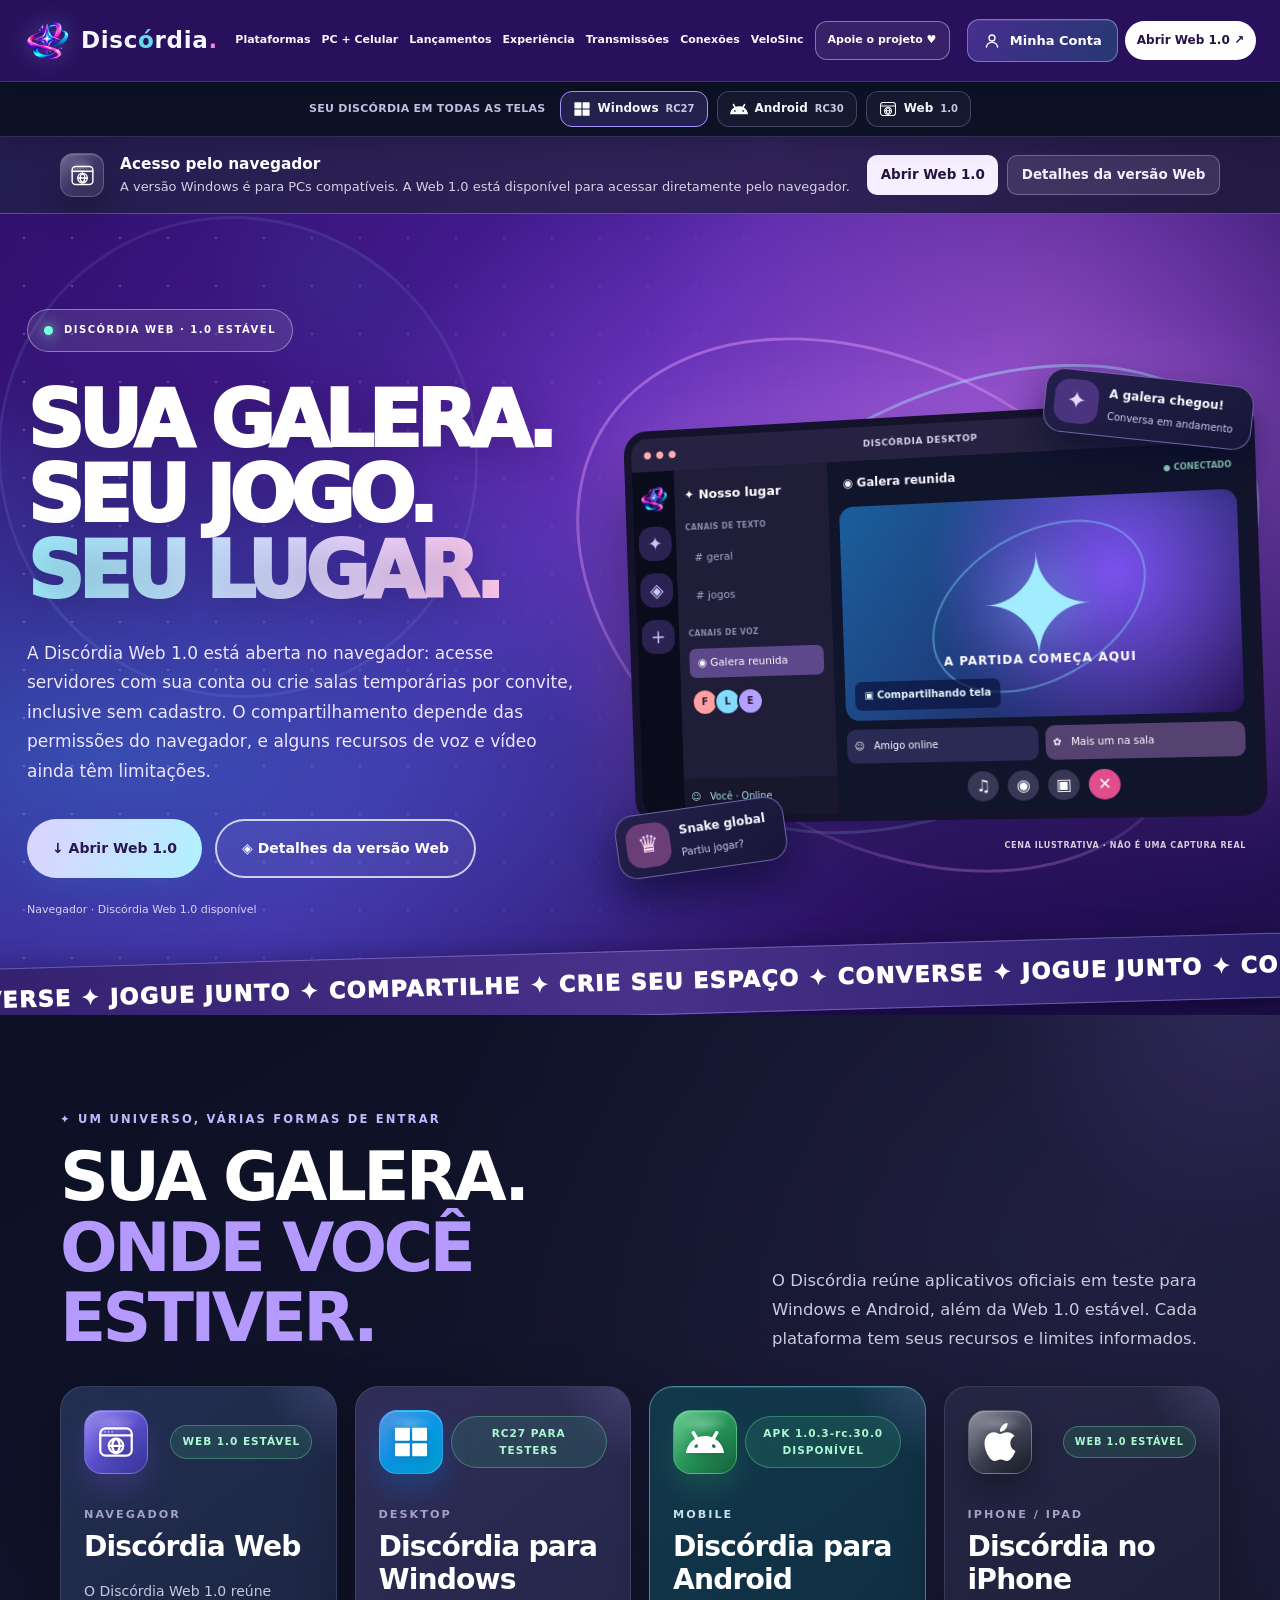
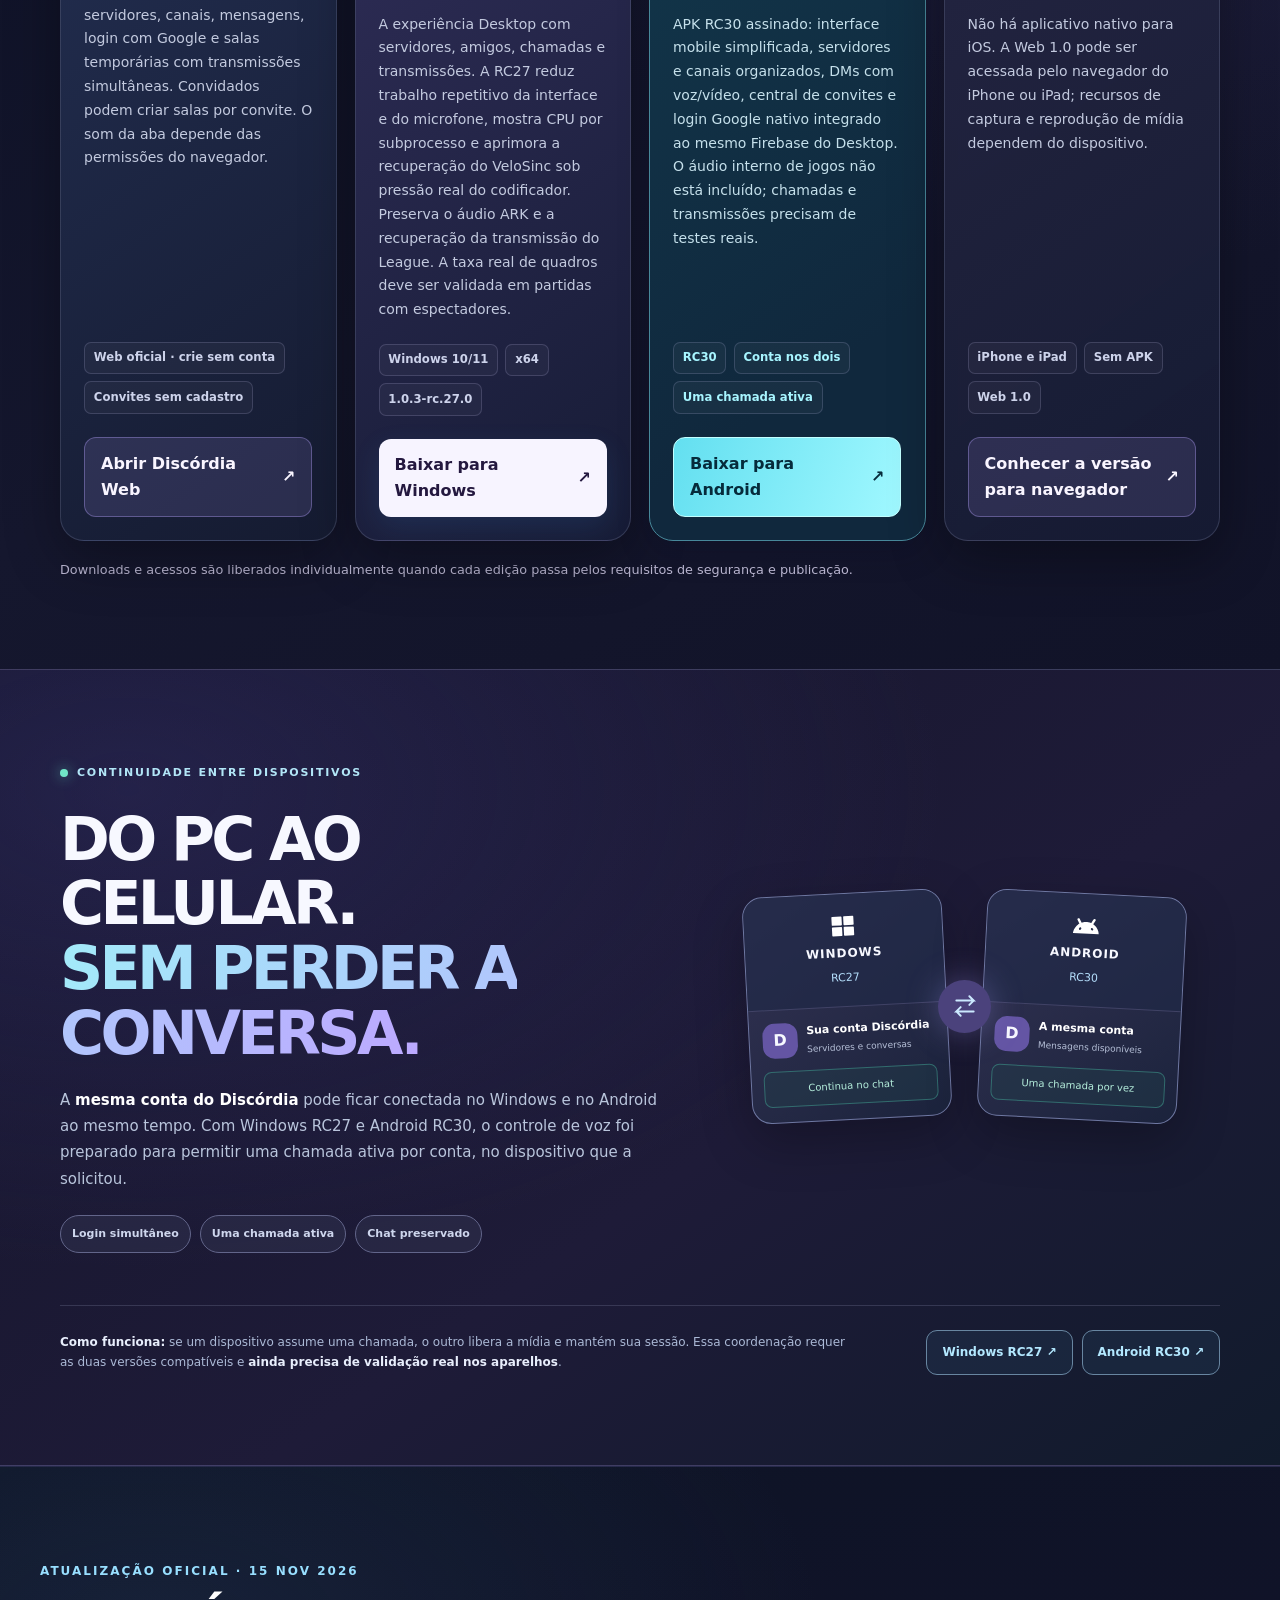
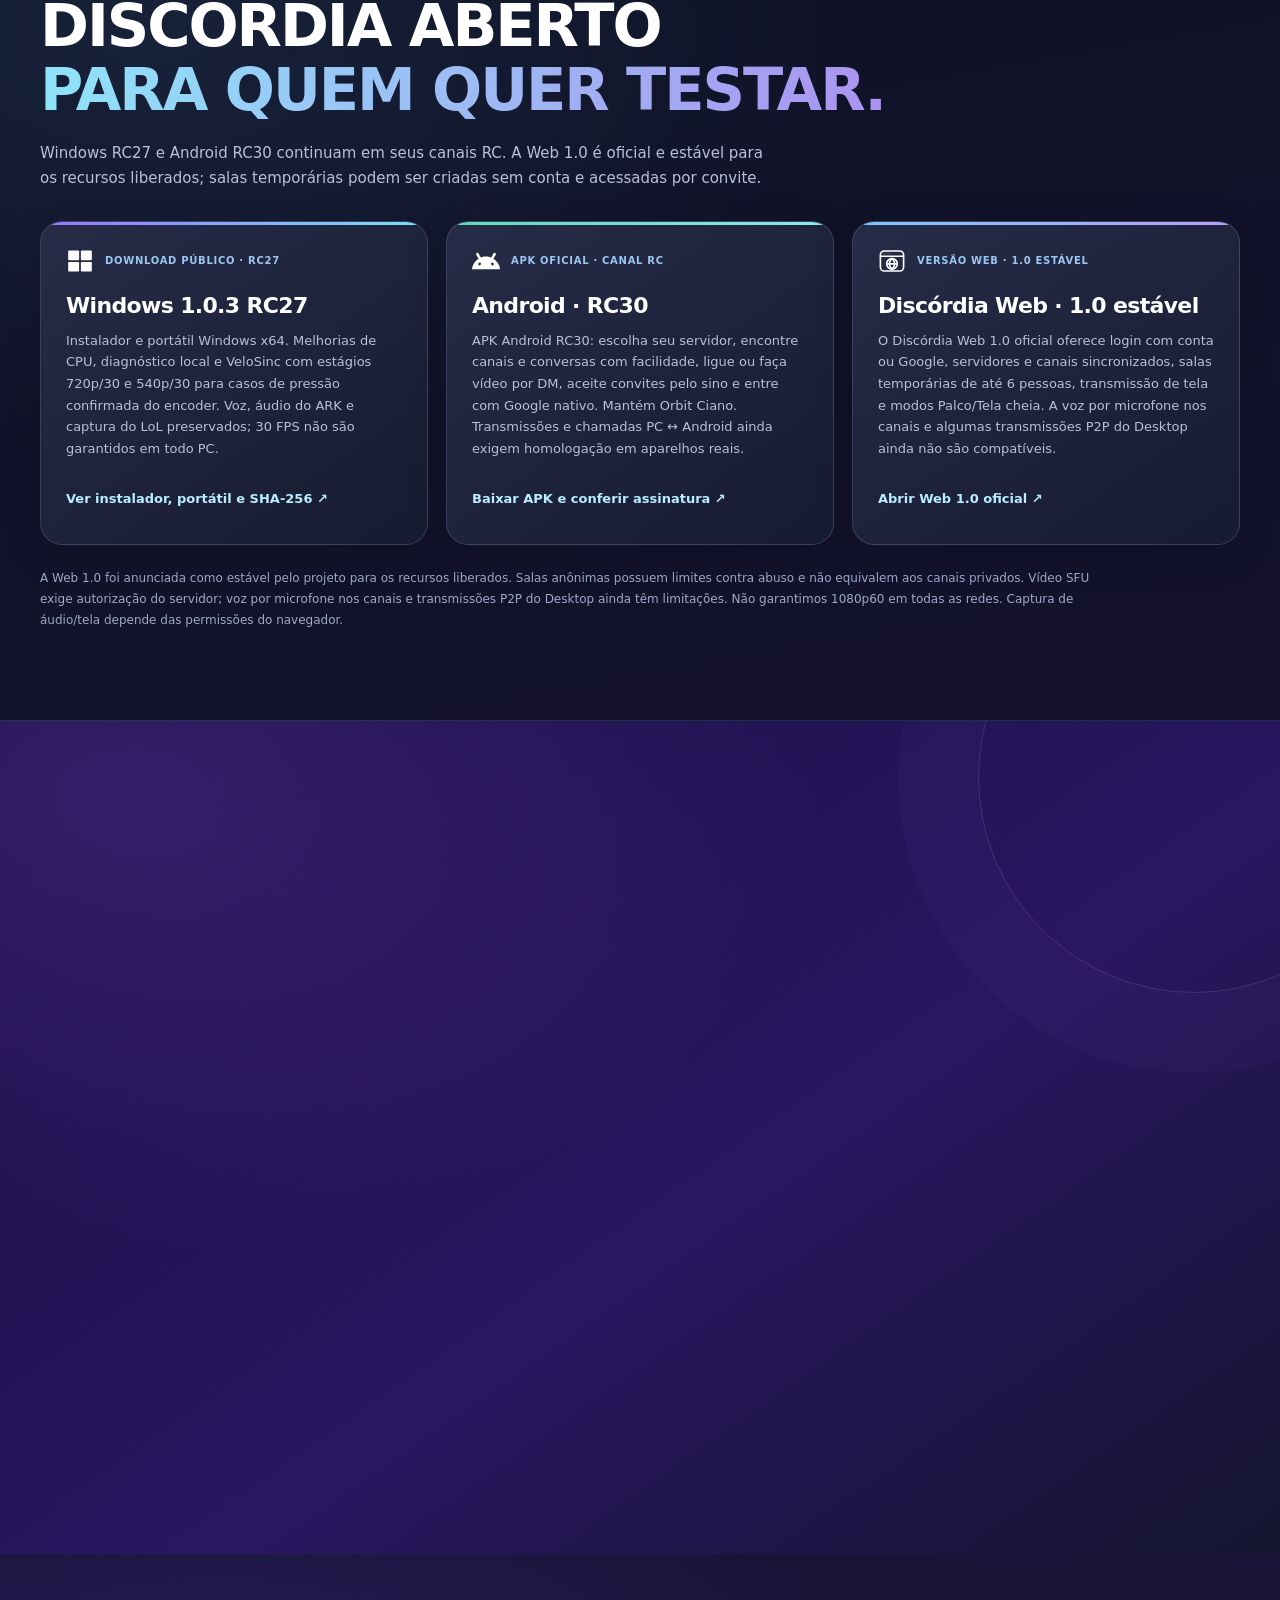
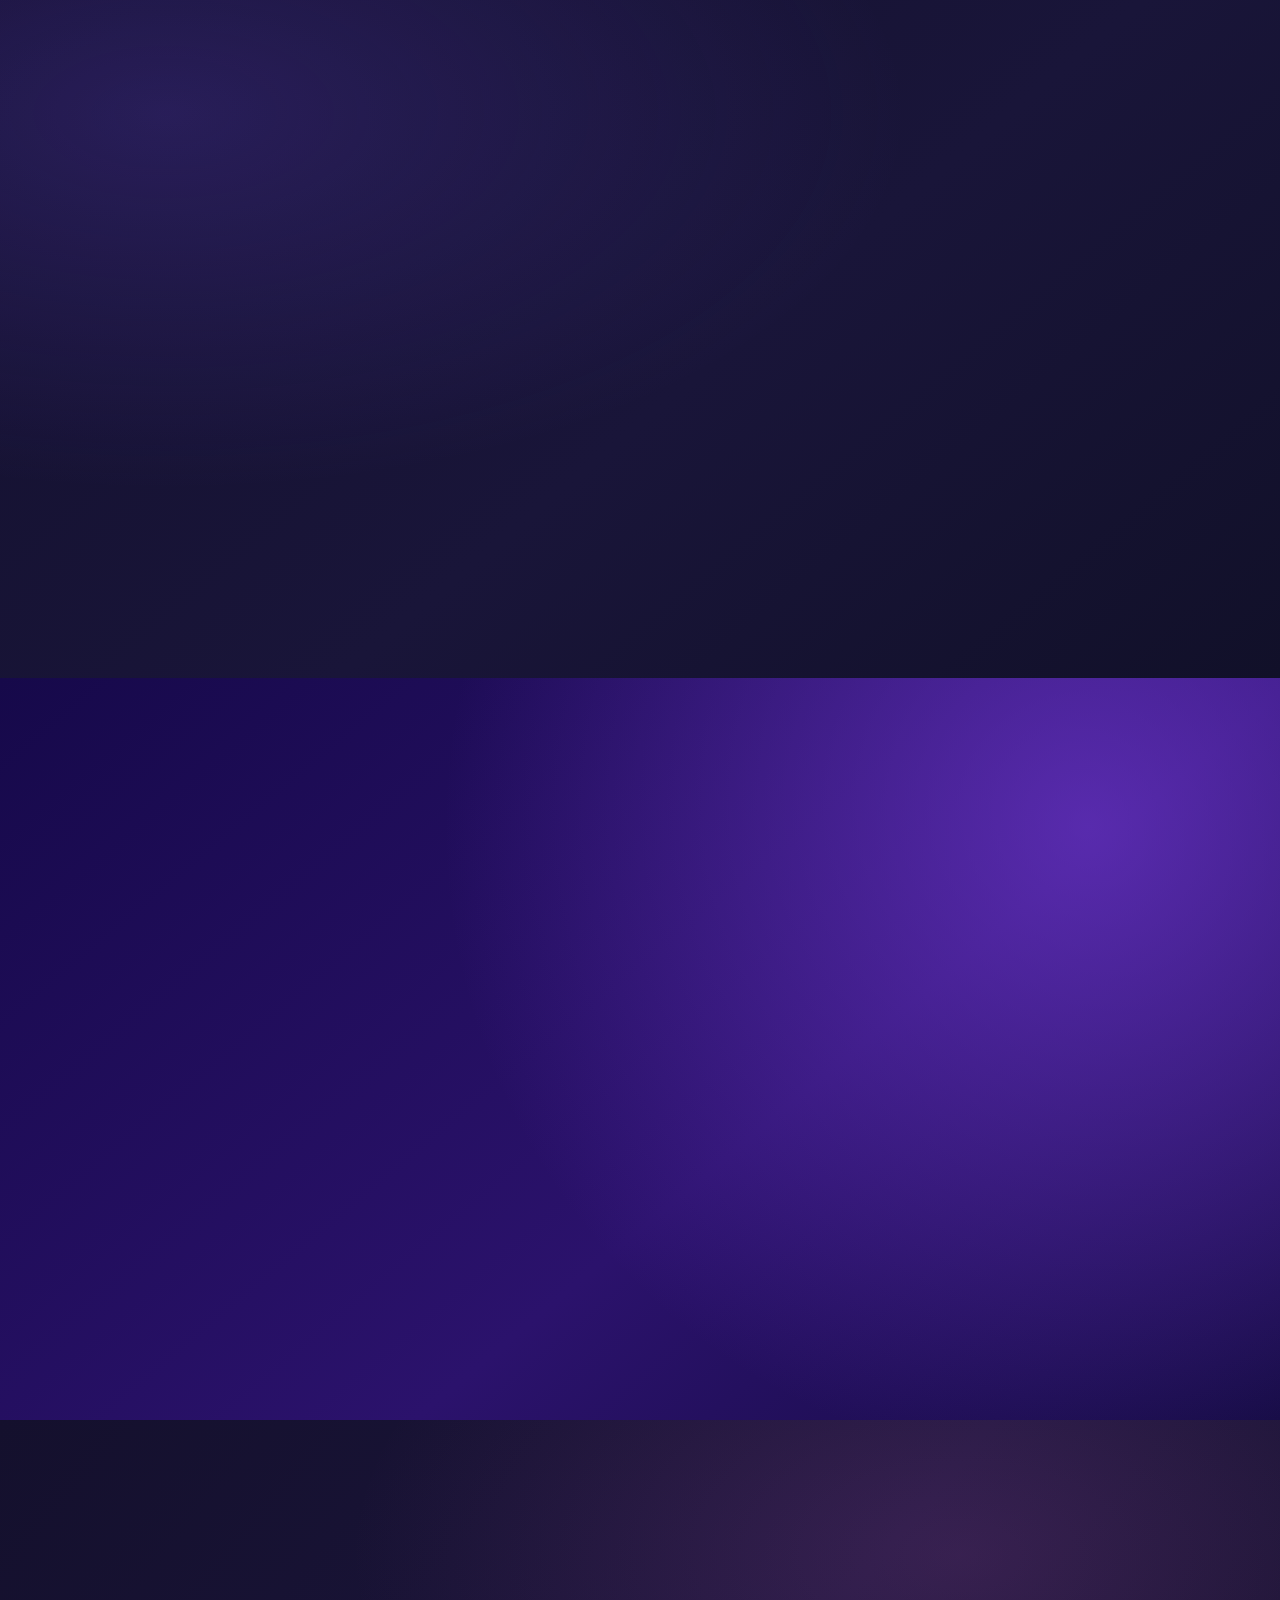
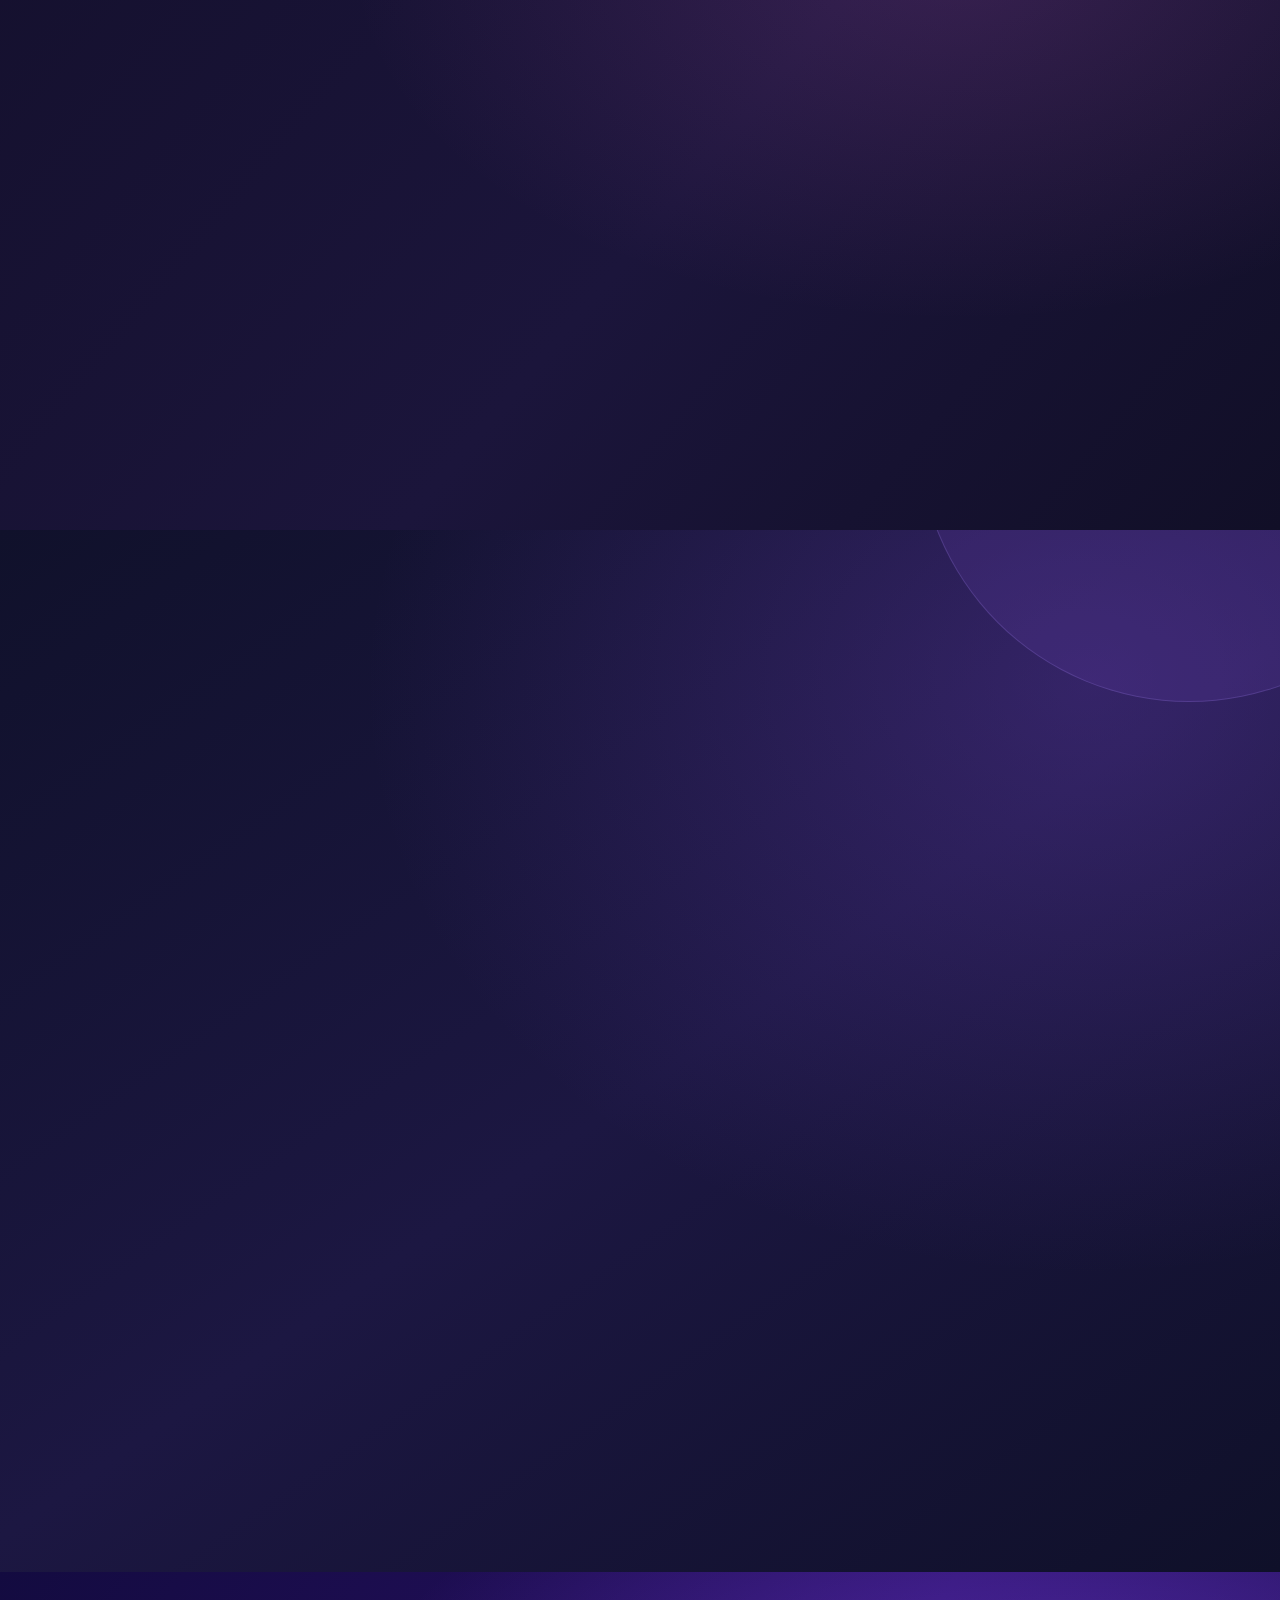
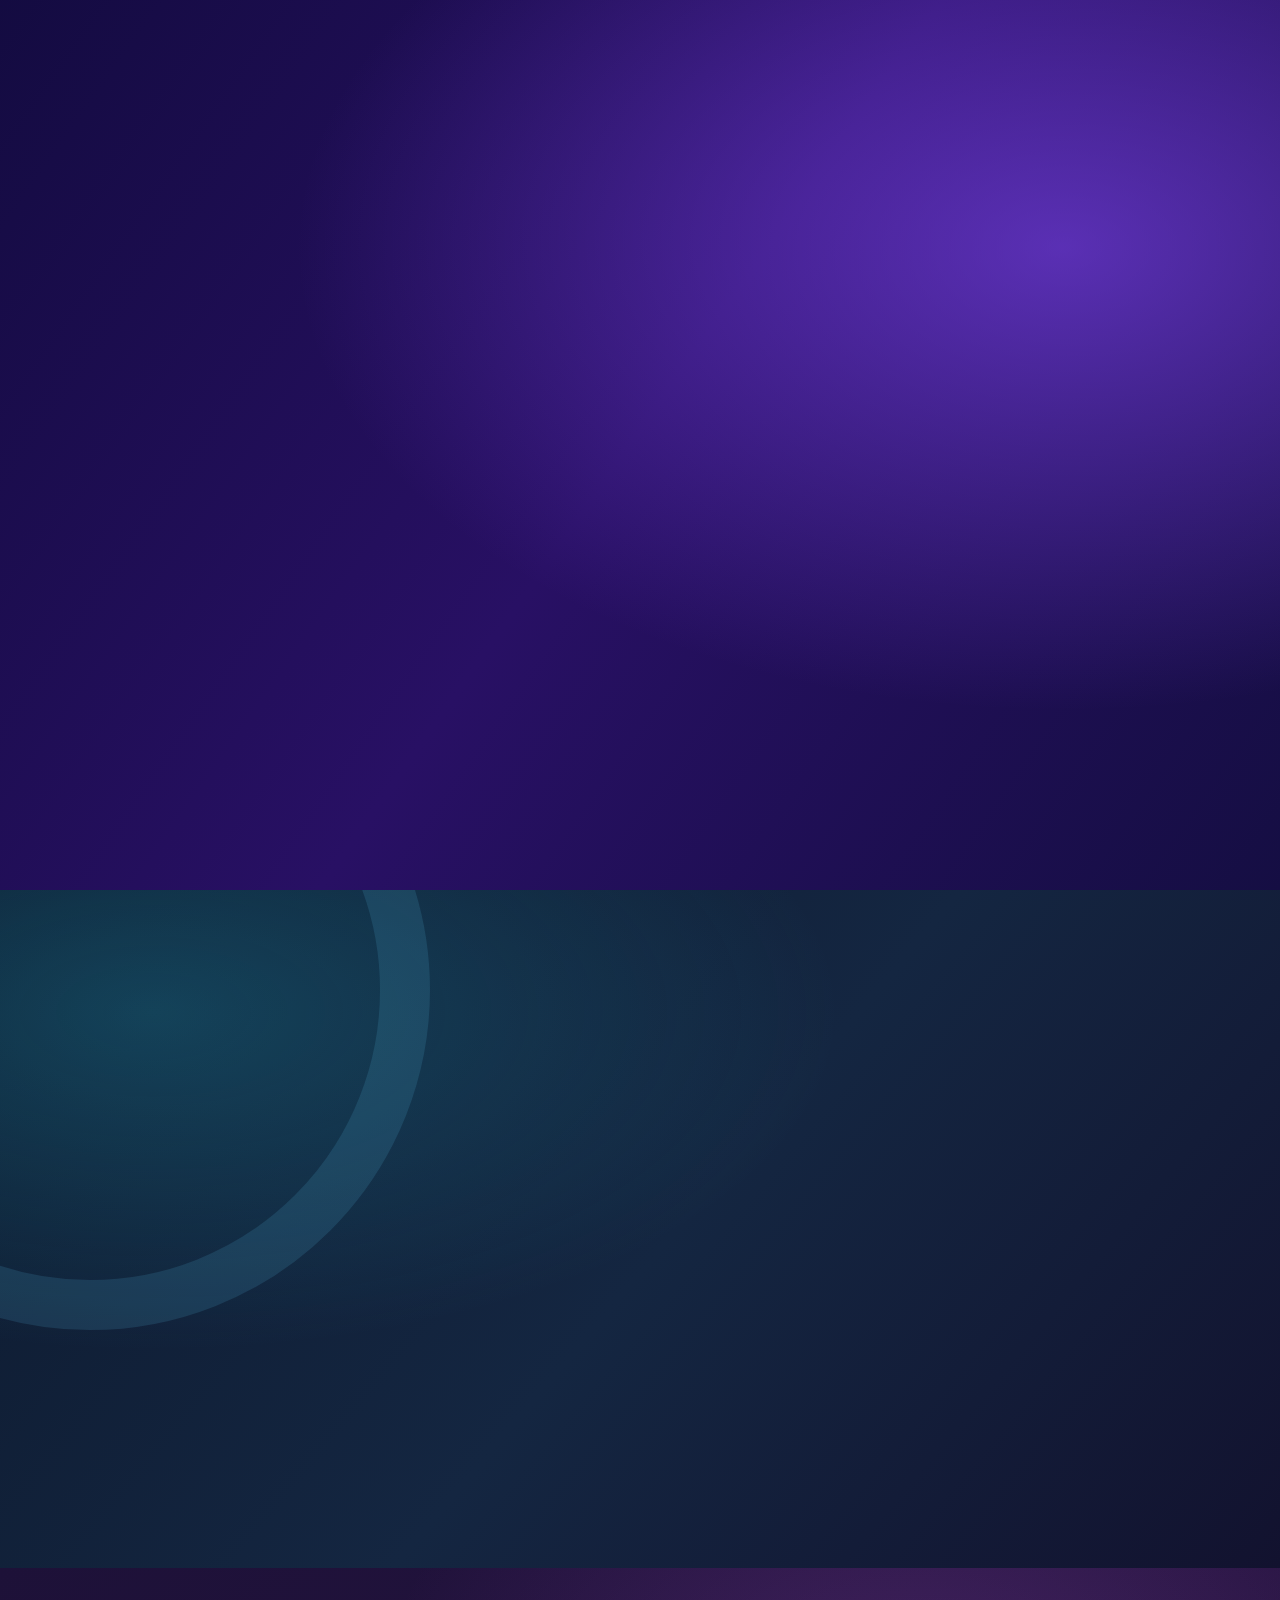
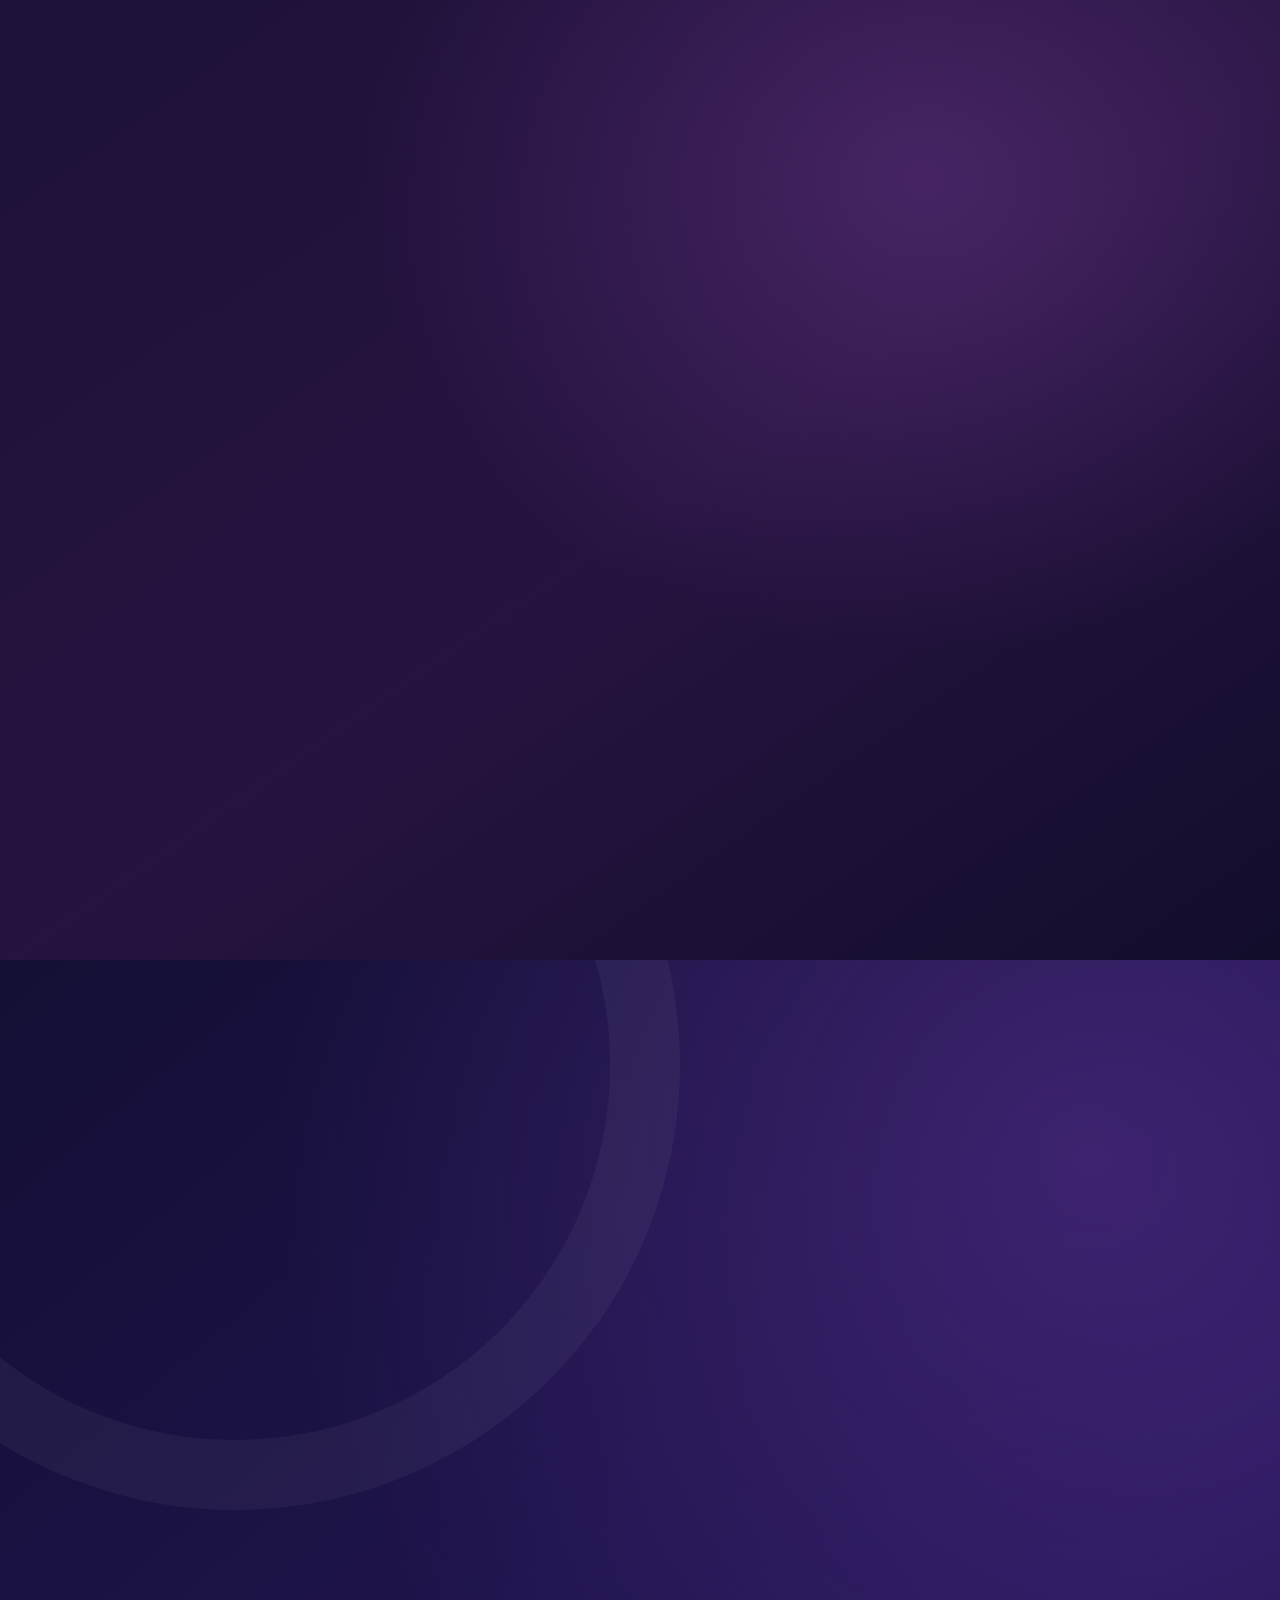
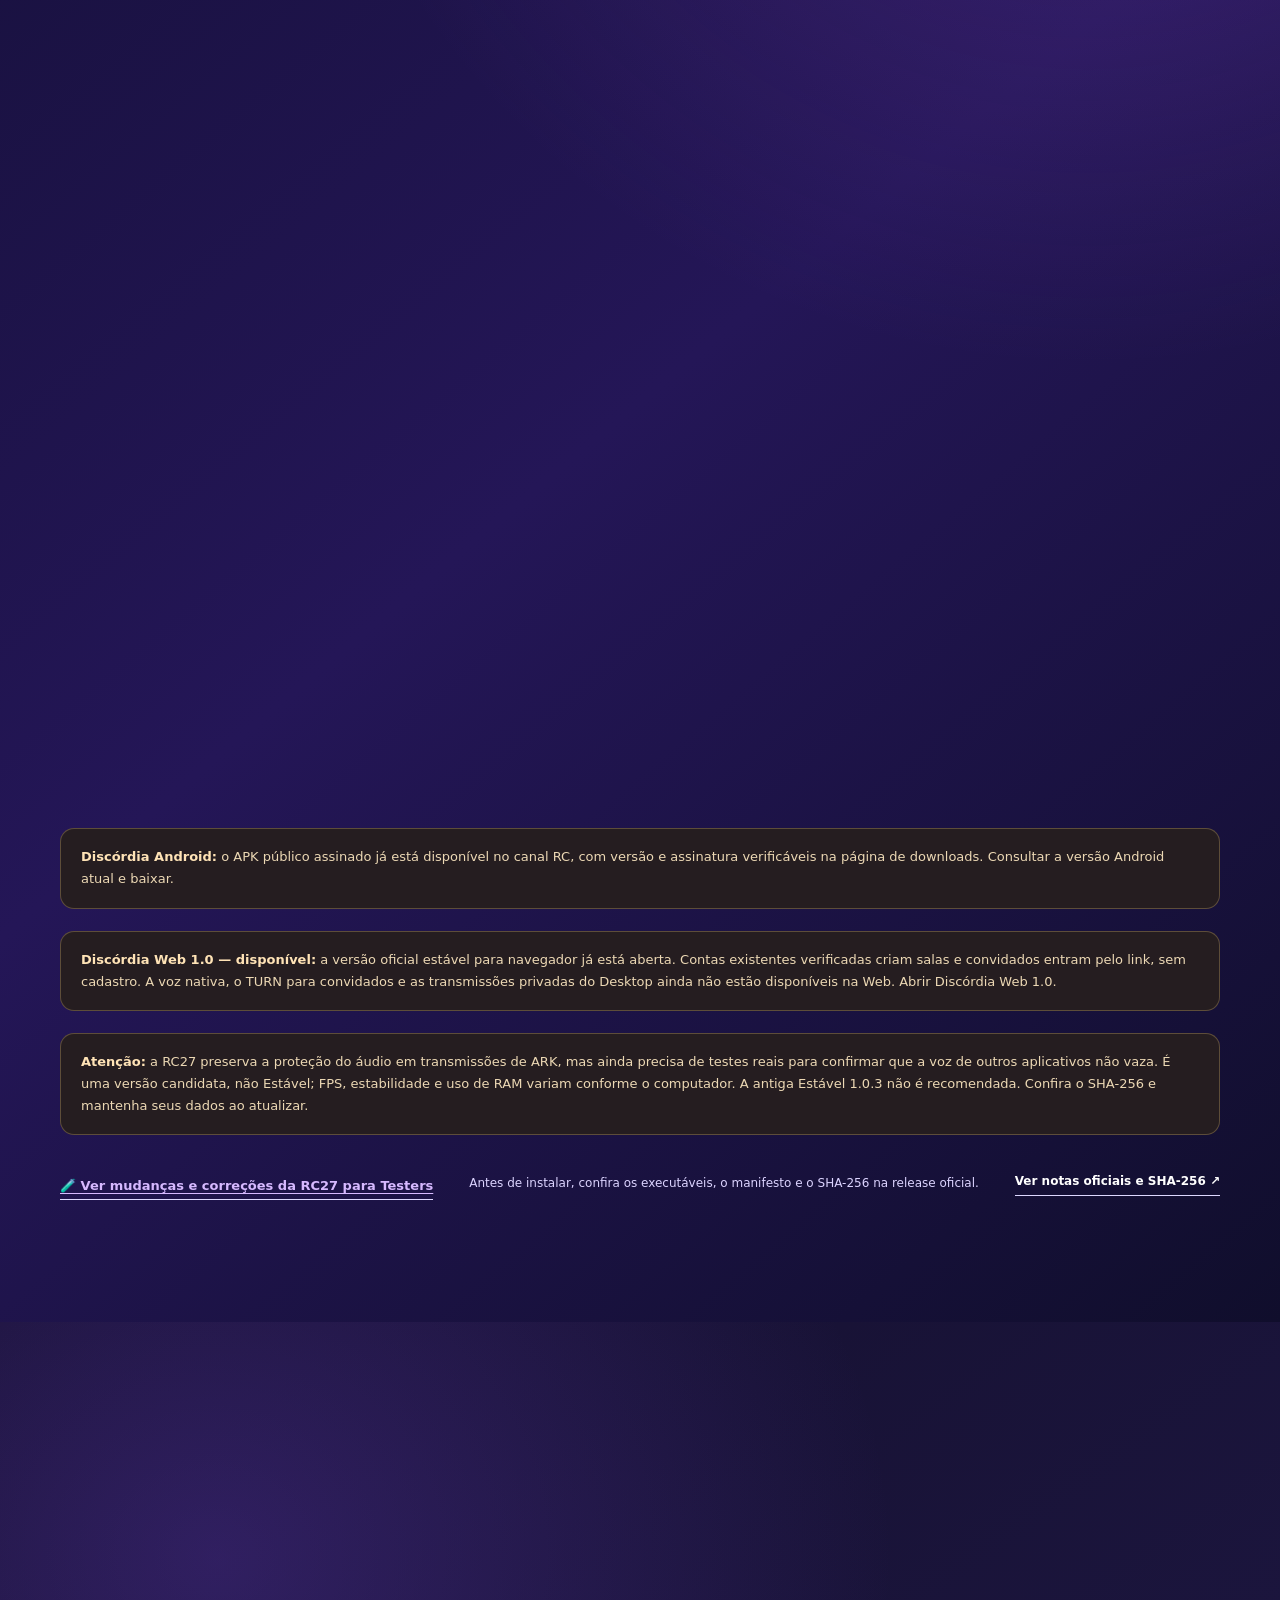
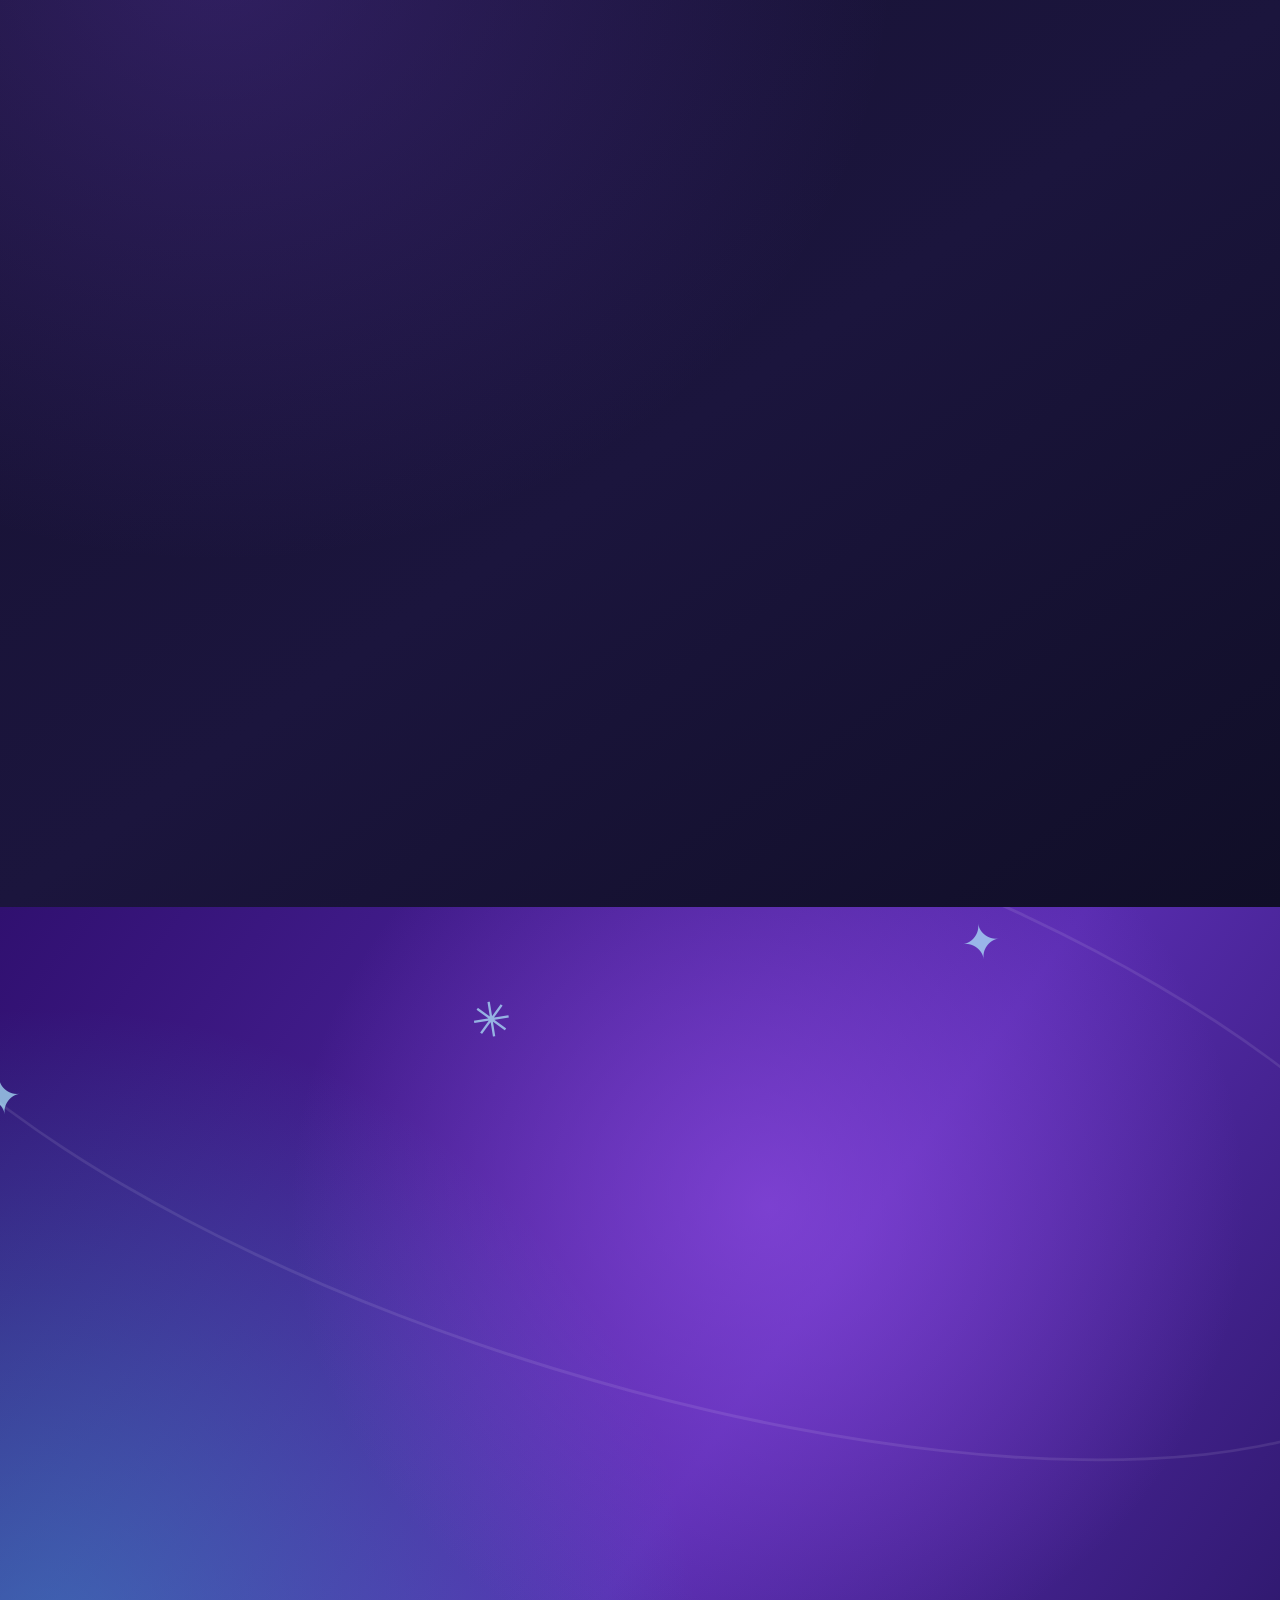
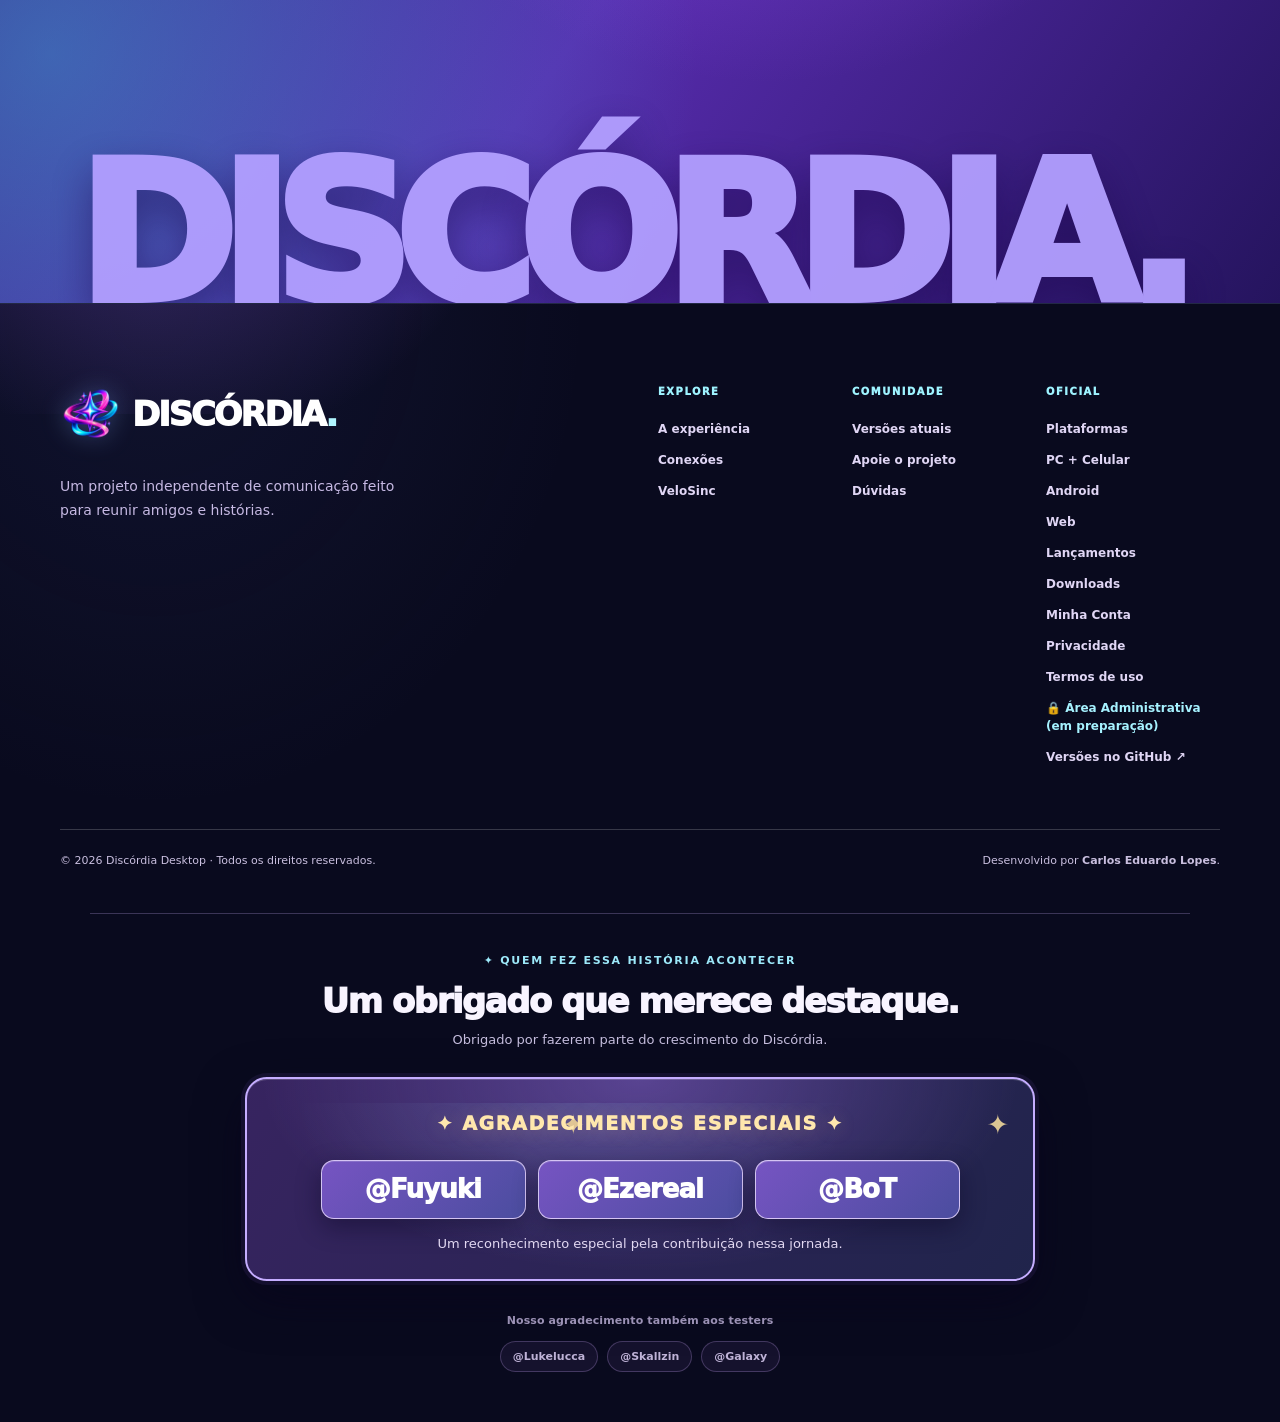
<file: index.html>
<!doctype html>
<html lang="pt-BR">
<head>
<meta charset="utf-8">
<meta name="viewport" content="width=device-width,initial-scale=1">
<meta name="theme-color" content="#0b0d19">
<meta name="description" content="Discórdia para Windows RC27, Android RC30 e Web 1.0 estável. Acesse servidores, salas e transmissões no navegador ou baixe os aplicativos oficiais.">
<meta property="og:title" content="Discórdia Desktop — Seus amigos. Seu universo.">
<meta property="og:description" content="RC27 Windows Testers: Salas no Desktop, ícones reais de jogos, palco, voz e cache offline.">
<meta property="og:type" content="website">
<link rel="canonical" href="https://discordia-ari.pages.dev/">
<meta property="og:url" content="https://discordia-ari.pages.dev/">
<meta property="og:image" content="https://discordia-ari.pages.dev/discordia-identity-2026.webp">
<meta http-equiv="Content-Security-Policy" content="default-src 'none'; script-src 'self'; style-src 'self'; img-src 'self' data: https:; connect-src 'self' https://api.github.com; frame-src https://discordia-contas-573e7.web.app; form-action 'none'; object-src 'none'; base-uri 'self'; upgrade-insecure-requests">
<script src="./legacy-github-pages-redirect.js" data-purpose="legacy-github-pages-redirect"></script>
<link rel="icon" href="./discordia-orbit-app.png" type="image/png">
<link rel="stylesheet" href="./site.css?v=stable102-rc8-20261028">
<link rel="stylesheet" href="./immersive-landing-2026.css?v=full-redesign-20261025">
<link rel="stylesheet" href="./unified-site-2026.css?v=rc17-testers-20261102">
<link rel="stylesheet" href="./dark-finish-2026.css?v=dark-final-20261025">
<link rel="stylesheet" href="./admin-entry.css?v=20261030">
<link rel="stylesheet" href="./site-polish-rc11-20261101.css?v=1">
<script src="./site.js?v=rc27-20261115" defer></script>
<script src="./account-menu-20261102.js?v=5" defer></script>
<title>Discórdia | Windows, Android e Web · Sua galera em qualquer tela</title>
<link rel="stylesheet" href="./homenagem-testers-especiais-v2-20261101.css">
<link rel="stylesheet" href="./account-entry-20261101.css?v=3">
<link rel="stylesheet" href="./rc17-novidades-20261102.css?v=1">
<link rel="stylesheet" href="./plataformas-20261107.css?v=3">
<link rel="stylesheet" href="./public-release-20261107.css?v=1">
<link rel="stylesheet" href="./site-unified-platforms-20261107.css?v=1">
<link rel="stylesheet" href="./cross-platform-nav-20261107.css?v=1">
<script src="./plataformas-20261107.js?v=8" defer></script>
<link rel="stylesheet" href="./brand-unified-20261108.css">
<link rel="stylesheet" href="./release-showcase-20261110.css?v=2">
<link rel="apple-touch-icon" href="./discordia-orbit-app.png">
<link rel="stylesheet" href="./android/rc27-site-highlights.css?v=rc27-20261111">
</head>
<body class="site26-home">
<a class="skip-link" href="#principal">Pular para o conteúdo</a>
<div class="site-scroll-progress" aria-hidden="true"><span id="site-scroll-progress-bar"></span></div>
<header class="header"><div class="container nav-shell">
  <a href="#inicio" class="brand" aria-label="Discórdia Desktop — início"><img src="./discordia-orbit-app.png" alt="" width="46" height="46"><span>Disc<span class="accent">ó</span>rdia<span class="pink">.</span></span></a>
  <button id="nav-toggle" class="nav-toggle" type="button" aria-controls="nav-main" aria-expanded="false" aria-label="Abrir menu"><span></span><span></span><span></span></button>
  <nav id="nav-main" class="navigation" aria-label="Navegação principal">
    <a href="#plataformas">Plataformas</a><a href="#dois-dispositivos">PC + Celular</a><a href="#acesso-publico">Lançamentos</a><a href="#recursos">Experiência</a><a href="#experiencia">Transmissões</a><a href="#tecnologia">Conexões</a><a href="#velosinc">VeloSinc</a><a class="nav-support" href="#apoie">Apoie o projeto ♥</a><a class="nav-admin-entry" href="https://discordia-admin.netlify.app/" target="_blank" rel="noopener noreferrer" aria-label="Área administrativa em preparação, abre em nova aba"><span aria-hidden="true">🔒</span> Área Admin <small>Em preparação</small></a>
  </nav>
  <div class="nav-actions">
    <div class="nav-account-slot" id="nav-account-slot">
      <a class="nav-account-entry" id="nav-account-entry" href="https://discordia-contas-573e7.web.app/" title="Abrir Minha Conta na mesma aba"
         aria-label="Minha Conta — entrar ou gerenciar sua conta Discórdia na mesma aba">
        <svg viewBox="0 0 24 24" width="18" height="18" fill="none" stroke="currentColor" stroke-width="1.8" stroke-linecap="round" stroke-linejoin="round" aria-hidden="true"><circle cx="12" cy="8" r="4"/><path d="M4.5 20c.9-4.2 3.4-6.2 7.5-6.2s6.6 2 7.5 6.2"/></svg>
        <span class="nav-account-label">Minha Conta</span>
      </a>
      <div class="nav-auth-profile" id="nav-auth-profile" hidden>
        <button class="nav-auth-trigger" id="nav-auth-trigger" type="button" aria-haspopup="menu"
          aria-controls="nav-auth-menu" aria-expanded="false">
          <span class="nav-auth-avatar" id="nav-auth-avatar" aria-hidden="true">D</span>
          <span class="nav-auth-name" id="nav-auth-name">Sua conta</span>
          <span class="nav-auth-arrow" aria-hidden="true">⌄</span>
        </button>
        <div class="nav-auth-menu" id="nav-auth-menu" role="menu" hidden>
          <span class="nav-auth-handle" id="nav-auth-handle"></span>
          <button id="nav-auth-go-account" type="button" role="menuitem">◉ <span>Minha Conta</span></button>
          <button id="nav-auth-signout" class="nav-auth-signout" type="button" role="menuitem">↪ <span>Sair da conta</span></button>
        </div>
      </div>
    </div>
    <a id="device-nav-cta" class="nav-button" href="#downloads">Baixar para Windows <span aria-hidden="true">↗</span></a>
  </div>
</div></header>
<nav class="disc-cross-platform" aria-label="Versões e plataformas do Discórdia">
 <div class="disc-cross-platform-inner">
  <span class="disc-cross-platform-lead">SEU DISCÓRDIA EM TODAS AS TELAS</span>
  <a class="disc-cross-platform-link" href="#downloads" aria-current="page" title="Discórdia Desktop RC27 para Windows"><img src="./platform-icons/windows.svg" alt="" width="18" height="18">Windows <small>RC27</small></a>
  <a class="disc-cross-platform-link" href="./android/" title="Discórdia Android: APK oficial disponível"><img src="./platform-icons/android.svg" alt="" width="18" height="18">Android <small>RC30</small></a>
  <a class="disc-cross-platform-link" href="./web/" title="Discórdia Web pública disponível"><img src="./platform-icons/web.svg" alt="" width="18" height="18">Web <small>1.0</small></a>
 </div>
</nav>
<main id="principal">
<div class="dp-device-prompt" id="device-prompt" hidden role="region" aria-label="Acesso recomendado para seu dispositivo">
 <div class="container dp-device-prompt-inner">
  <span class="dp-device-prompt-icon dp-brand-icon dp-brand-icon--windows" id="device-prompt-icon" aria-hidden="true"><img id="device-prompt-icon-image" src="./platform-icons/windows.svg" alt="" width="24" height="24"></span>
  <div class="dp-device-prompt-copy"><strong id="device-prompt-title"></strong><span id="device-prompt-description"></span></div>
  <div class="dp-device-prompt-actions">
   <a id="device-prompt-cta" class="dp-device-prompt-primary" href="#downloads">Baixar para Windows</a>
   <a id="device-prompt-alternative" class="dp-device-prompt-secondary" href="./web/">Conhecer versão Web</a>
  </div>
 </div>
</div>
  
<section class="n26-hero" id="inicio" aria-labelledby="hero-title">
  <div class="n26-sky" aria-hidden="true"></div>
  <div class="container n26-hero-grid">
    <div class="n26-hero-copy">
      <span class="n26-tag"><span class="n26-live-dot"></span><span id="release-hero-badge">RC27 · VELOSINC MAIS LEVE</span></span>
      <h1 id="hero-title">SUA GALERA.<br>SEU JOGO.<br><em>SEU LUGAR.</em></h1>
      <p id="release-hero-description">A <strong>RC27 Windows</strong> reúne melhorias de CPU e VeloSinc: menos processamento da interface, remoção de codificação SFU redundante durante jogos e recuperação gradual para <strong>720p/30 ou 540p/30</strong> quando o próprio encoder identifica sobrecarga. A meta é entregar mais fluidez, sem inventar FPS. O resultado depende do processador, da GPU e da conexão, e ainda exige testes práticos com LoL e ARK. Mantém a proteção do áudio do Discord nas transmissões do ARK, a captura do LoL e as chamadas. <strong>Pré-release Testers.</strong></p>
      <div class="n26-hero-actions"><a id="device-primary-cta" class="n26-btn n26-btn-white" href="#downloads">↓ Baixar para Windows</a><a id="device-secondary-cta" class="n26-btn n26-btn-outline" href="./web/">◈ Conhecer versão Web</a></div>
      <small id="device-platform-detail">Windows 10 e 11 · v1.0.3-rc.27.0 · Versão candidata · Instalador e portátil</small>
    </div>
    <div class="n26-hero-scene" role="img" aria-label="Ilustração conceitual de uma chamada de voz e transmissão no Discórdia, com amigos em uma sala">
      <div class="n26-scene-ring ring-one"></div><div class="n26-scene-ring ring-two"></div>
      <div class="n26-scene-window">
        <div class="n26-window-top"><span class="n26-dots">● ● ●</span> DISCÓRDIA DESKTOP <span>● ONLINE</span></div>
        <div class="n26-window-inside">
          <div class="n26-window-rail"><img src="./discordia-orbit-app.png" alt="" width="45" height="45"><span>✦</span><span>◈</span><span>+</span></div>
          <div class="n26-window-channels"><strong>✦ Nosso lugar</strong><small>CANAIS DE TEXTO</small><span># geral</span><span># jogos</span><small>CANAIS DE VOZ</small><span class="selected">◉ Galera reunida</span><div class="n26-buddies"><i>F</i><i>L</i><i>E</i></div><div class="n26-me">☺ &nbsp; Você · Online</div></div>
          <div class="n26-window-call"><div class="n26-call-head">◉ Galera reunida <b>● CONECTADO</b></div><div class="n26-video"><span class="n26-video-orbit">✦</span><span class="n26-video-title">A PARTIDA COMEÇA AQUI</span><span class="n26-video-caption">▣ Compartilhando tela</span></div><div class="n26-mini-calls"><span>☺ &nbsp; Amigo online</span><span>✿ &nbsp; Mais um na sala</span></div><div class="n26-call-buttons"><span>♫</span><span>◉</span><span>▣</span><span>✕</span></div></div>
        </div>
      </div>
      <div class="n26-float-chip chip-top"><span>✦</span><strong>A galera chegou!</strong><small>Conversa em andamento</small></div>
      <div class="n26-float-chip chip-bottom"><span>♛</span><strong>Snake global</strong><small>Partiu jogar?</small></div>
      <span class="n26-concept-note">CENA ILUSTRATIVA · NÃO É UMA CAPTURA REAL</span>
    </div>
  </div>
  <div class="n26-ribbon"><span>CONVERSE ✦ JOGUE JUNTO ✦ COMPARTILHE ✦ CRIE SEU ESPAÇO ✦ CONVERSE ✦ JOGUE JUNTO ✦ COMPARTILHE ✦</span></div>
</section>


<section class="dp-platforms" id="plataformas" aria-labelledby="dp-heading">
 <div class="container">
  <div class="dp-header">
   <div><span class="dp-kicker">✦ UM UNIVERSO, VÁRIAS FORMAS DE ENTRAR</span>
   <h2 id="dp-heading">SUA GALERA.<br><em>ONDE VOCÊ ESTIVER.</em></h2></div>
   <p>O Discórdia reúne aplicativos oficiais em teste para Windows e Android, além da Web 1.0 estável. Cada plataforma tem seus recursos e limites informados.</p>
  </div>
  <div class="dp-grid">
   <article class="dp-card dp-windows">
    <div class="dp-card-top"><span class="dp-symbol dp-brand-icon dp-brand-icon--windows" aria-hidden="true"><img src="./platform-icons/windows.svg" alt="" width="38" height="38" loading="lazy"></span><span class="dp-status dp-status-live">RC27 PARA TESTERS</span></div>
    <p class="dp-overline">DESKTOP</p><h3>Discórdia para Windows</h3>
    <p>A experiência Desktop com servidores, amigos, chamadas e transmissões. A RC27 reduz trabalho repetitivo da interface e do microfone, mostra CPU por subprocesso e aprimora a recuperação do VeloSinc sob pressão real do codificador. Preserva o áudio ARK e a recuperação da transmissão do League. A taxa real de quadros deve ser validada em partidas com espectadores.</p>
    <div class="dp-tags"><span>Windows 10/11</span><span>x64</span><span>1.0.3-rc.27.0</span></div>
    <a class="dp-cta dp-cta-primary" href="#downloads">Baixar para Windows <span aria-hidden="true">↗</span></a>
   </article>
   <article class="dp-card dp-android">
    <div class="dp-card-top"><span class="dp-symbol dp-brand-icon dp-brand-icon--android" aria-hidden="true"><img src="./platform-icons/android.svg" alt="" width="38" height="38" loading="lazy"></span><span class="dp-status dp-status-live" id="dp-android-status" role="status" aria-live="polite">APK PUBLICADO</span></div>
    <p class="dp-overline">MOBILE</p><h3>Discórdia para Android</h3>
    <p>APK RC30 assinado: interface mobile simplificada, servidores e canais organizados, DMs com voz/vídeo, central de convites e login Google nativo integrado ao mesmo Firebase do Desktop. O áudio interno de jogos não está incluído; chamadas e transmissões precisam de testes reais.</p>
    <div class="dp-tags"><span>RC30</span><span>Conta nos dois</span><span>Uma chamada ativa</span></div>
    <a class="dp-cta dp-cta-secondary" href="./android/">Baixar para Android <span aria-hidden="true">↗</span></a>
   </article>
   <article class="dp-card dp-iphone">
    <div class="dp-card-top"><span class="dp-symbol dp-brand-icon dp-brand-icon--apple" aria-hidden="true"><img src="./platform-icons/apple.svg" alt="" width="38" height="38" loading="lazy"></span><span class="dp-status dp-status-live">WEB 1.0 ESTÁVEL</span></div>
    <p class="dp-overline">IPHONE / IPAD</p><h3>Discórdia no iPhone</h3>
    <p>Não há aplicativo nativo para iOS. A Web 1.0 pode ser acessada pelo navegador do iPhone ou iPad; recursos de captura e reprodução de mídia dependem do dispositivo.</p>
    <div class="dp-tags"><span>iPhone e iPad</span><span>Sem APK</span><span>Web 1.0</span></div>
    <a class="dp-cta dp-cta-secondary" href="./web/">Conhecer a versão para navegador <span aria-hidden="true">↗</span></a>
   </article>
   <article class="dp-card dp-web">
    <div class="dp-card-top"><span class="dp-symbol dp-brand-icon dp-brand-icon--web" aria-hidden="true"><img src="./platform-icons/web.svg" alt="" width="38" height="38" loading="lazy"></span><span class="dp-status dp-status-live">WEB 1.0 ESTÁVEL</span></div>
    <p class="dp-overline">NAVEGADOR</p><h3>Discórdia Web</h3>
    <p>O Discórdia Web 1.0 reúne servidores, canais, mensagens, login com Google e salas temporárias com transmissões simultâneas. Convidados podem criar salas por convite. O som da aba depende das permissões do navegador.</p>
    <div class="dp-tags"><span>Web oficial · crie sem conta</span><span>Convites sem cadastro</span></div>
    <a class="dp-cta dp-cta-secondary" href="https://discordia-web-beta.pages.dev/" target="_blank" rel="noopener noreferrer">Abrir Discórdia Web <span aria-hidden="true">↗</span></a>
   </article>
  </div>
  <p class="dp-disclaimer">Downloads e acessos são liberados individualmente quando cada edição passa pelos requisitos de segurança e publicação.</p>
 </div>
</section>

<section class="sx-cross-device" id="dois-dispositivos" aria-labelledby="sx-cross-title">
 <div class="container sx-cross-wrap">
  <div class="sx-cross-heading">
   <span class="sx-eyebrow"><i aria-hidden="true"></i> CONTINUIDADE ENTRE DISPOSITIVOS</span>
   <h2 id="sx-cross-title">DO PC AO CELULAR.<br><em>SEM PERDER A CONVERSA.</em></h2>
   <p>A <strong>mesma conta do Discórdia</strong> pode ficar conectada no Windows e no Android ao mesmo tempo. Com Windows RC27 e Android RC30, o controle de voz foi preparado para permitir uma chamada ativa por conta, no dispositivo que a solicitou.</p>
   <div class="sx-cross-tags"><span>Login simultâneo</span><span>Uma chamada ativa</span><span>Chat preservado</span></div>
  </div>
  <div class="sx-cross-visual" aria-label="Windows RC27 e Android RC30 conectados com a mesma conta">
   <div class="sx-device sx-device-pc">
    <div class="sx-device-top"><img src="./platform-icons/windows.svg" alt="" width="26" height="26"><strong>WINDOWS</strong><small>RC27</small></div>
    <div class="sx-device-inside"><span class="sx-device-avatar">D</span><div><strong>Sua conta Discórdia</strong><small>Servidores e conversas</small></div></div>
    <span class="sx-device-signal">Continua no chat</span>
   </div>
   <span class="sx-sync-orbit" aria-hidden="true"><svg viewBox="0 0 24 24" width="26" height="26" fill="none" stroke="currentColor" stroke-width="1.8" stroke-linecap="round"><path d="M4 7h16l-4-4m4 4-4 4M20 17H4l4-4m-4 4 4 4"/></svg></span>
   <div class="sx-device sx-device-mobile">
    <div class="sx-device-top"><img src="./platform-icons/android.svg" alt="" width="26" height="26"><strong>ANDROID</strong><small>RC30</small></div>
    <div class="sx-device-inside"><span class="sx-device-avatar">D</span><div><strong>A mesma conta</strong><small>Mensagens disponíveis</small></div></div>
    <span class="sx-device-signal">Uma chamada por vez</span>
   </div>
  </div>
  <div class="sx-cross-foot">
   <p><strong>Como funciona:</strong> se um dispositivo assume uma chamada, o outro libera a mídia e mantém sua sessão. Essa coordenação requer as duas versões compatíveis e <strong>ainda precisa de validação real nos aparelhos</strong>.</p>
   <div class="sx-cross-links">
    <a href="https://github.com/magaskye/discordia/releases/tag/v1.0.3-rc.27.0" target="_blank" rel="noopener noreferrer">Windows RC27 ↗</a>
    <a href="./android/">Android RC30 ↗</a>
   </div>
  </div>
 </div>
</section>
<section class="dl-public-release" id="acesso-publico" aria-labelledby="dl-public-release-title">
 <div class="container dl-public-inner">
  <div class="dl-public-heading">
   <span class="dl-public-eyebrow">ATUALIZAÇÃO OFICIAL · 15 NOV 2026</span>
   <h2 id="dl-public-release-title">DISCÓRDIA ABERTO<br><em>PARA QUEM QUER TESTAR.</em></h2>
   <p>Windows RC27 e Android RC30 continuam em seus canais RC. A Web 1.0 é oficial e estável para os recursos liberados; salas temporárias podem ser criadas sem conta e acessadas por convite.</p>
  </div>
  <div class="dl-public-grid">
   <article class="dl-public-card">
    <div class="dl-public-card-top"><img src="./platform-icons/windows.svg" width="28" height="28" alt=""><span>DOWNLOAD PÚBLICO · RC27</span></div>
    <h3>Windows 1.0.3 RC27</h3><p>Instalador e portátil Windows x64. Melhorias de CPU, diagnóstico local e VeloSinc com estágios 720p/30 e 540p/30 para casos de pressão confirmada do encoder. Voz, áudio do ARK e captura do LoL preservados; 30 FPS não são garantidos em todo PC.</p>
    <a href="https://github.com/magaskye/discordia/releases/tag/v1.0.3-rc.27.0" target="_blank" rel="noopener noreferrer">Ver instalador, portátil e SHA-256 ↗</a>
   </article>
   <article class="dl-public-card">
    <div class="dl-public-card-top"><img src="./platform-icons/android.svg" width="28" height="28" alt=""><span>APK OFICIAL · CANAL RC</span></div>
    <h3>Android · RC30</h3>
    <p>APK Android RC30: escolha seu servidor, encontre canais e conversas com facilidade, ligue ou faça vídeo por DM, aceite convites pelo sino e entre com Google nativo. Mantém Orbit Ciano. Transmissões e chamadas PC ↔ Android ainda exigem homologação em aparelhos reais.</p>
    <a href="./android/">Baixar APK e conferir assinatura ↗</a>
   </article>
   <article class="dl-public-card dl-public-card-preview">
    <div class="dl-public-card-top"><img src="./platform-icons/web.svg" width="28" height="28" alt=""><span>VERSÃO WEB · 1.0 ESTÁVEL</span></div>
    <h3>Discórdia Web · 1.0 estável</h3>
    <p>O Discórdia Web 1.0 oficial oferece login com conta ou Google, servidores e canais sincronizados, salas temporárias de até 6 pessoas, transmissão de tela e modos Palco/Tela cheia. A voz por microfone nos canais e algumas transmissões P2P do Desktop ainda não são compatíveis.</p>
    <a href="https://discordia-web-beta.pages.dev/" target="_blank" rel="noopener noreferrer">Abrir Web 1.0 oficial ↗</a>
   </article>
  </div>
  <p class="dl-public-footnote">A Web 1.0 foi anunciada como estável pelo projeto para os recursos liberados. Salas anônimas possuem limites contra abuso e não equivalem aos canais privados. Vídeo SFU exige autorização do servidor; voz por microfone nos canais e transmissões P2P do Desktop ainda têm limitações. Não garantimos 1080p60 em todas as redes. Captura de áudio/tela depende das permissões do navegador.</p>
 </div>
</section>

<section class="rc17-highlights" id="novidades" aria-labelledby="rc17-highlights-title">
  <div class="container">
    <div class="rc17-highlights-heading">
      <div><span class="n27-eyebrow">✦ DESTAQUES · 15 DE NOVEMBRO</span><h2 id="rc17-highlights-title">O QUE HÁ<br><em>DE NOVO.</em></h2></div>
      <p>CPU mais leve, VeloSinc com prioridade de 30 FPS e áudio do ARK preservado.</p>
    </div>
    <div class="rc17-highlights-grid">
      <article class="rc17-highlight"><span class="rc17-highlight-icon" aria-hidden="true">▣</span><span class="rc17-highlight-tag">01 / WINDOWS · RC27</span><h3>VeloSinc · prioridade de 30 FPS</h3><p>Quando a CPU limita a codificação, a RC27 reduz pixels antes de sacrificar a fluidez e evita oscilações bruscas.</p><small>Jogos com anticheat e tela cheia exclusiva podem limitar a captura. Validar em PCs reais.</small></article>
      <article class="rc17-highlight"><span class="rc17-highlight-icon" aria-hidden="true">⚡</span><span class="rc17-highlight-tag">02 / JOGOS E VELOSINC</span><h3>Ícones reais. Vídeo adaptativo.</h3><p>Identidade de jogos unificada, ícones quadrados com cache offline e recuperação de transmissões por espectador; VeloSinc monitora qualidade e gargalos.</p><small>FPS e qualidade dependem da GPU, rede, dispositivo e fonte de captura.</small></article>
      <article class="rc17-highlight"><span class="rc17-highlight-icon" aria-hidden="true">◉</span><span class="rc17-highlight-tag">03 / ANDROID · RC30</span><h3>Android mais intuitivo + Google</h3><p>Seleção simples de servidores, conversas e canais reorganizados, login Google nativo e convites com aceite direto em quatro abas familiares.</p><small>Áudio interno de jogos não incluído; vídeo PC ↔ Android precisa de testes em celulares reais.</small></article>
      <article class="rc17-highlight"><span class="rc17-highlight-icon" aria-hidden="true">✦</span><span class="rc17-highlight-tag">04 / WEB · 1.0</span><h3>Web estável no navegador</h3><p>Servidores, mensagens, convites, login e salas temporárias sem instalação. Compartilhamento de tela com permissões do navegador.</p><small>Voz em canais e algumas transmissões Desktop não têm paridade completa.</small></article>
    </div>
    <div class="rc17-highlights-bottom"><p><strong>Atualização transparente:</strong> as três plataformas têm ciclos independentes. Os arquivos antigos ficam preservados no GitHub, mas não aparecem como opção principal de instalação.</p><a href="./versoes.html">Ver versões disponíveis ↗</a></div>
  </div>
</section>

<section class="n26-panel n26-panel-lilac" id="recursos" aria-labelledby="n26-voice-title"><div class="container n26-panel-grid">
  <div class="n26-panel-art n26-voice-art">
    <div class="n26-art-label">✦ SALA DA GALERA</div>
    <div class="n26-voice-card"><div class="n26-voice-heading">◉ No canal de voz <b>AO VIVO</b></div><div class="n26-voice-people"><div><span class="n26-emoji p1">☺</span><strong>Cheguei!</strong><small>conectado</small></div><div><span class="n26-emoji p2">✿</span><strong>Bora jogar?</strong><small>conectado</small></div><div><span class="n26-emoji p3">★</span><strong>Tô entrando</strong><small>conectado</small></div></div><div class="n26-waves"><i></i><i></i><i></i><i></i><i></i><i></i><i></i><i></i><i></i><i></i><i></i><i></i></div><div class="n26-voice-foot">♫ VOZ E PRESENÇA <span>● CONECTADOS</span></div></div>
    <span class="n26-spark spark-1">✳</span><span class="n26-spark spark-2">✦</span>
  </div>
  <div class="n26-panel-copy"><span class="n26-overline">01 / A CONVERSA CONTINUA</span><h2 id="n26-voice-title">ENTROU NA SALA?<br><em>JÁ É DA GALERA.</em></h2><p>Aquele papo antes da partida, as risadas no meio do jogo e a conversa que não acaba quando o placar fecha. Fique por perto de quem importa.</p><a href="#tecnologia" class="n26-panel-link">Veja como as conexões funcionam ↗</a></div>
</div></section>

<section class="n26-panel n26-panel-indigo" id="experiencia" aria-labelledby="n26-stream-title"><div class="container n26-panel-grid n26-grid-reverse">
  <div class="n26-panel-copy"><span class="n26-overline">02 / COMPARTILHE A PARTIDA</span><h2 id="n26-stream-title">O JOGO É SEU.<br><em>A TORCIDA É NOSSA.</em></h2><p>Compartilhe jogos, filmes, séries ou trabalho. O VeloSinc adapta a transmissão e avalia rotas alternativas apenas quando necessário, preservando a voz e evitando duplicações desnecessárias.</p><a href="#velosinc" class="n26-panel-link">Conheça o VeloSinc ↗</a></div>
  <figure class="n26-panel-art n26-stream-art"><div class="n26-real-preview"><div class="n26-preview-top">◉ PALCO DO DISCÓRDIA <span>● CONECTADO</span></div><img src="./ui-discordia-v2-preview.svg" width="1200" height="690" loading="lazy" alt="Prévia ilustrativa da interface do aplicativo Discórdia com amigos, canais e transmissões"></div><div class="n26-stream-float sf1">▣ Compartilhando tela</div><div class="n26-stream-float sf2">⚡ VeloSinc em evolução</div><figcaption>PRÉVIA ILUSTRATIVA · FUNÇÕES VARIAM POR VERSÃO</figcaption></figure>
</div></section>

<section class="n26-panel n26-panel-cream" id="personalizacao" aria-labelledby="n26-theme-title"><div class="container n26-panel-grid">
  <div class="n26-panel-art n26-theme-art"><div class="n26-theme-layer layer-back">✦<small>SEU CLIMA</small></div><div class="n26-theme-layer layer-mid">◈<small>SEU ESTILO</small></div><div class="n26-theme-layer layer-front"><img src="./discordia-orbit-app.png" width="120" height="120" loading="lazy" alt=""><span>THEME STUDIO</span><strong>DO SEU JEITO.</strong><small>TEMAS .DISCA · SONS · CORES</small></div><span class="n26-spark spark-3">✳</span></div>
  <div class="n26-panel-copy"><span class="n26-overline">03 / SEU UNIVERSO</span><h2 id="n26-theme-title">NADA DE<br><em>FICAR SEM GRAÇA.</em></h2><p>Personalize o Discórdia com temas .disca, avatar, banner e 26 Selos de Órbita. O Minha Conta e o site oficial agora exibem seu perfil real. E, entre uma conversa e outra, ainda tem Snake global com a galera.</p><a href="#downloads" class="n26-panel-link">Conheça o aplicativo ↗</a></div>
</div></section>
<section class="n27-network" id="tecnologia" aria-labelledby="n27-network-title">
  <div class="container n27-network-head">
    <div><span class="n27-eyebrow">CONEXÕES INTELIGENTES · EM EVOLUÇÃO</span><h2 id="n27-network-title">CADA PARTIDA.<br><em>UMA CONEXÃO QUE ACOMPANHA.</em></h2></div>
    <p>O Discórdia combina caminhos diferentes para conectar os amigos e compartilhar a experiência. Cada modo tem sua função — e a rota disponível depende da rede, da versão e da infraestrutura.</p>
  </div>
  <div class="container n27-route-stage" role="group" aria-label="Ilustração conceitual das conexões P2P, TURN e SFU">
    <div class="n27-route-origin"><img src="./discordia-orbit-app.png" width="80" height="80" loading="lazy" alt=""><strong>VOCÊ</strong><small>Compartilhando</small></div>
    <div class="n27-route-lines" aria-hidden="true"><span></span><span></span><span></span></div>
    <div class="n27-route-cards">
      <article><span class="n27-route-number">01 / DIRETO</span><strong>P2P</strong><p>Conexão entre dispositivos, quando possível.</p><span class="n27-route-indicator">◉ CONVERSA E MÍDIA</span></article>
      <article><span class="n27-route-number">02 / RESERVA</span><strong>TURN</strong><p>Retransmissão quando a ligação direta não é viável.</p><span class="n27-route-indicator">◉ CONVERSA E MÍDIA</span></article>
      <article><span class="n27-route-number">03 / DISTRIBUIÇÃO</span><strong>SFU</strong><p>Transmissão de vídeo e som da tela para espectadores autorizados, conforme o recurso habilitado.</p><span class="n27-route-indicator">◉ TRANSMISSÃO</span></article>
    </div>
  </div>
  <p class="container n27-tech-note">Representação ilustrativa. O microfone permanece nos caminhos P2P/TURN; as funções SFU dependem da versão e dos testes de homologação.</p>
</section>

<section class="n27-velosinc" id="velosinc" aria-labelledby="n27-vs-title">
  <div class="container n27-velosinc-grid">
    <div class="n27-velosinc-copy">
      <span class="n27-eyebrow">APRESENTANDO UMA TECNOLOGIA DO PROJETO</span>
      <span class="n27-vs-wordmark">Velo<span>Sinc</span><i>✦</i></span>
      <h2 id="n27-vs-title">NÃO BASTA ENVIAR.<br><em>PRECISA CHEGAR BEM.</em></h2>
      <p>O VeloSinc está sendo desenvolvido para acompanhar a qualidade da transmissão tanto de quem envia quanto de quem recebe — ajudando a identificar gargalos e escolher ajustes compatíveis com cada sessão.</p>
      <div class="n27-vs-chips"><span>MONITORAMENTO</span><span>TRANSMISSÃO</span><span>RECEPÇÃO</span><span>RECUPERAÇÃO</span></div>
      <small>Em desenvolvimento e testes. Não garante ganho de FPS, eliminações de atraso ou disponibilidade de todos os recursos.</small>
    </div>
    <div class="n27-velosinc-stage" role="img" aria-label="Ilustração abstrata de quadros de vídeo viajando do transmissor para a tela do receptor">
      <div class="n27-stage-grid"></div>
      <div class="n27-media-panel"><span>CAPTURA</span><div><b>▧</b><strong>QUADROS</strong></div><small>TRANSMISSOR</small></div>
      <div class="n27-media-trail" aria-hidden="true"><i></i><i></i><i></i><i></i><i></i></div>
      <div class="n27-media-panel destination"><span>EXIBIÇÃO</span><div><b>▷</b><strong>IMAGEM</strong></div><small>RECEPTOR</small></div>
      <div class="n27-monitor">✦ VELOSINC · MONITORANDO</div>
    </div>
  </div>
</section>

<section class="n27-journey" id="historico" aria-labelledby="n27-journey-title">
  <div class="container n27-journey-inner">
    <span class="n27-eyebrow">A GENTE CONTINUA CONSTRUINDO</span>
    <h2 id="n27-journey-title">FEITO COM AMIGOS.<br><em>MELHOR A CADA VERSÃO.</em></h2>
    <p>O Discórdia evoluiu com os testes da comunidade. Hoje você encontra a RC27 para Windows, a RC30 para Android e a Web 1.0. A futura edição Estável 1.1 do Desktop só será anunciada após seus próprios testes de qualidade e segurança.</p>
    <div class="n27-journey-tags" aria-label="Áreas de evolução"><span>✦ VOZ E PRESENÇA</span><span>▣ TRANSMISSÕES</span><span>◈ TEMAS .DISCA</span><span>♛ SNAKE GLOBAL</span></div>
    <a class="n27-link" href="./versoes.html">Conhecer o histórico completo de versões ↗</a>
  </div>
</section>

<section class="n27-support" id="apoie" aria-labelledby="n27-support-title">
  <div class="container n27-support-layout">
    <div class="n27-support-art" aria-hidden="true"><div class="n27-support-orbit"></div><img src="./discordia-orbit-app.png" width="230" height="230" loading="lazy" alt=""><span class="n27-heart">♥</span><span class="n27-spark-a">✦</span><span class="n27-spark-b">✳</span></div>
    <div class="n27-support-copy">
      <span class="n27-eyebrow">APOIO VOLUNTÁRIO · EM PREPARAÇÃO</span>
      <h2 id="n27-support-title">O FUTURO DA GALERA<br><em>SE CONSTRÓI JUNTO.</em></h2>
      <p>Somos um projeto independente. Quando a campanha estiver aprovada, quem quiser poderá ajudar com infraestrutura, backups e melhorias. Conversas, voz e funcionalidades essenciais continuarão gratuitas.</p>
      <div class="n27-goal"><span>META MENSAL PROPOSTA</span><strong>R$ 200 <small>/ mês</small></strong><small>Valor preliminar de planejamento, não uma arrecadação atual ou uma despesa comprovada.</small></div>
      <a href="./apoie.html" class="n27-support-action">Conheça nosso plano de apoio <span aria-hidden="true">↗</span></a>
      <small>Contribuições ainda não estão disponíveis. O APOIA.se depende da aprovação do cadastro.</small>
    </div>
  </div>
</section>

<section class="n27-downloads" id="downloads" aria-labelledby="downloads-heading">
 <div class="container">
   <div class="n27-downloads-head">
     <div><span class="n27-eyebrow">SUA PRÓXIMA PARTIDA COMEÇA AQUI</span><h2 id="downloads-heading">BORA ENTRAR<br><em>NO DISCÓRDIA?</em></h2><p><strong>Baixe a RC27 para Windows</strong> (10/11 x64). Menos trabalho de interface e aprimoramentos do VeloSinc que reduzem a resolução sob sobrecarga para priorizar uma transmissão fluida. Mantém recursos anteriores e áudio separado. <strong>FPS e CPU reais ainda exigem testes com jogo e espectadores.</strong></p></div>
     <span class="n27-release-status" id="release-status" role="status" aria-live="polite">RC27 publicada · Versão candidata</span>
   </div>
   <div class="n27-download-grid disc-current-downloads">
     <article class="n27-download-card is-rc" id="rc-download-card">
       <div class="n27-download-card-top"><span>✦ PARA QUEM TESTA</span><b>RC27 / TESTERS</b></div>
       <div class="n27-download-art" aria-hidden="true"><span>↗</span><strong>RC27</strong><i>✦</i></div>
       <h3>Discórdia RC27 · CPU e VeloSinc otimizados.</h3><p>Menos processamento na interface, resgate progressivo do encoder e melhor seleção de SFU com múltiplos espectadores. Mantém League of Legends, áudio do ARK e chamadas. Necessário teste real para verificar CPU e FPS na sua máquina.</p>
       <strong class="download-version" id="rc-version">v1.0.3-rc.27.0 · Versão candidata · Windows x64</strong>
       <div class="download-actions"><a id="rc-installer" class="btn primary" href="https://github.com/magaskye/discordia/releases/download/v1.0.3-rc.27.0/Discordia-1.0.3-rc.27.0-Instalador-x64.exe">Baixar instalador RC27 ↗</a><a id="rc-portable" class="secondary-link" href="https://github.com/magaskye/discordia/releases/download/v1.0.3-rc.27.0/Discordia-1.0.3-rc.27.0-Portatil-x64.exe">Baixar versão portátil ↗</a></div>
       <small>Pré-lançamento para testers. Se você já utiliza o canal Testers, a RC27 poderá chegar pelo atualizador oficial, respeitando a disponibilidade dos arquivos e as permissões do Windows. A edição portátil avisa quando há nova versão, sem instalar automaticamente. Próxima Estável: 1.1 após homologação.</small>
     </article>
     <article class="n27-download-card is-android" id="android-download-card">
       <div class="n27-download-card-top"><span>◉ NO SEU CELULAR</span><b>ANDROID · RC30</b></div>
       <div class="n27-download-art" aria-hidden="true"><span>↗</span><strong>ANDROID</strong><i>◉</i></div>
       <h3>Discórdia para Android</h3><p>APK RC30 assinado com Central de convites, aceitar/recusar amizades e servidores, DMs, videochamadas e salas ao vivo. Sem áudio interno de jogos.</p>
       <strong class="download-version">v1.0.3-rc.30.0 · Android · APK</strong>
       <div class="download-actions"><a class="btn primary" href="./android/">Baixar APK oficial ↗</a><a class="secondary-link" href="https://github.com/magaskye/discordia/releases/tag/android-v1.0.3-rc.30.0" target="_blank" rel="noopener noreferrer">Ver assinatura e SHA-256 ↗</a></div>
       <small>Publicado no canal de testes Android. O APK não funciona no iPhone; use a versão Web para iOS.</small>
     </article>
     <article class="n27-download-card is-web" id="web-download-card">
       <div class="n27-download-card-top"><span>✧ SEM INSTALAÇÃO</span><b>WEB · 1.0 ESTÁVEL</b></div>
       <div class="n27-download-art" aria-hidden="true"><span>↗</span><strong>WEB</strong><i>✧</i></div>
       <h3>Discórdia no navegador</h3><p>Abra uma sala temporária, convide amigos por link e use compartilhamento de tela e áudio opcional, conforme o navegador permitir.</p>
       <strong class="download-version">1.0 estável · Windows, Android, iPhone e iPad</strong>
       <div class="download-actions"><a class="btn primary" href="https://discordia-web-beta.pages.dev/" target="_blank" rel="noopener noreferrer">Abrir Web ↗</a><a class="secondary-link" href="./web/">Conhecer recursos ↗</a></div>
       <small>Versão estável. Salas Web não espelham automaticamente canais privados ou transmissões do aplicativo Desktop.</small>
     </article>
   </div>
   <div role="note" class="n27-compatibility-alert"><strong>Discórdia Android:</strong> o APK público assinado já está disponível no canal RC, com versão e assinatura verificáveis na página de downloads. <a href="./android/">Consultar a versão Android atual e baixar</a>.</div>
   <div role="note" class="n27-compatibility-alert"><strong>Discórdia Web 1.0 — disponível:</strong> a versão oficial estável para navegador já está aberta. Contas existentes verificadas criam salas e convidados entram pelo link, sem cadastro. A voz nativa, o TURN para convidados e as transmissões privadas do Desktop ainda não estão disponíveis na Web. <a href="https://discordia-web-beta.pages.dev/" target="_blank" rel="noopener noreferrer">Abrir Discórdia Web 1.0</a>.</div>
   <div role="note" class="n27-compatibility-alert"><strong>Atenção:</strong> a RC27 preserva a proteção do áudio em transmissões de ARK, mas ainda precisa de testes reais para confirmar que a voz de outros aplicativos não vaza. É uma versão candidata, não Estável; FPS, estabilidade e uso de RAM variam conforme o computador. A antiga Estável 1.0.3 não é recomendada. Confira o SHA-256 e mantenha seus dados ao atualizar.</div>
   <div class="n27-download-foot"><a class="disc-rc21-notes-link" href="https://github.com/magaskye/discordia/releases/tag/v1.0.3-rc.27.0">🧪 Ver mudanças e correções da RC27 para Testers</a><span id="release-hint">RC27 é a edição Windows para Testers. Versões antigas não são destacadas aqui. Executáveis, rc.yml e SHA-256 estão na release oficial.</span><a href="https://github.com/magaskye/discordia/releases/tag/v1.0.3-rc.27.0" target="_blank" rel="noopener noreferrer">Ver notas oficiais e SHA-256 ↗</a></div>
 </div>
</section>
<section class="n27-faq" id="perguntas" aria-labelledby="faq-heading">
 <div class="container n27-faq-grid">
  <div class="n27-faq-intro"><span class="n27-eyebrow">TUDO O QUE VOCÊ PRECISA SABER</span><h2 id="faq-heading">PERGUNTAS?<br><em>A GENTE RESPONDE.</em></h2><p>Algumas informações importantes para começar a usar o Discórdia com tranquilidade.</p><span class="n27-faq-decoration" aria-hidden="true">?</span></div>
  <div class="n27-faq-items">
    <details><summary>A versão Web está aberta para todos?</summary><p>Sim, a Discórdia Web está em https://discordia-web-beta.pages.dev/ e não pede código de testers. Você pode criar uma sala sem conta e convidar amigos pelo link; contas verificadas também podem criar e entrar em salas. Cadastro novo, TURN para convidados e espelhamento direto de transmissões dos canais privados do Desktop ainda não estão disponíveis. Salas temporárias têm streaming independente, com áudio condicionado às permissões do navegador e do anfitrião.</p></details>
    <details><summary>Posso convidar alguém sem conta para uma transmissão do Desktop?</summary><p>Sim, você pode criar uma sala separada na Web e compartilhar a tela ali. A pessoa sem conta pode assistir pelo link. Esse convite não espelha automaticamente uma transmissão de canal privado do Desktop; as funções nativas dependem da versão instalada.</p></details>
    <details><summary>Em quais computadores posso usar?</summary><p>O Discórdia Desktop foi desenvolvido para Windows 10 e 11, em computadores x64. O desempenho de chamadas, câmera e compartilhamento depende do equipamento e da conexão.</p></details>
    <details><summary>Qual a diferença entre instalador e portátil?</summary><p>O instalador adiciona o aplicativo ao Windows. A edição portátil pode ser executada sem uma instalação tradicional. Consulte sempre as instruções de cada Release.</p></details>
    <details><summary>O que é a RC27?</summary><p>É a revisão Windows 1.0.3-rc.27.0 para Testers, focada em CPU mais leve e VeloSinc com prioridade de 30 FPS sob carga alta. Os FPS reais dependem da captura, codificação, rede e recepção. Preserva a proteção de áudio do ARK e recursos anteriores.</p></details>
    <details><summary>Como confirmar se o download é oficial?</summary><p>Use os links para o GitHub Releases oficial e confira o SHA-256 publicado junto da versão. Se o Windows exibir um aviso de editor não verificado, confira a origem do arquivo; não desative proteções do sistema.</p></details>
    <details><summary>Como meu avatar aparece no site oficial?</summary><p>Entre pelo <a href="https://discordia-contas-573e7.web.app/">Minha Conta</a> e use <strong>Voltar ao site</strong>. Seu avatar, nome e @ID aparecem no cabeçalho da mesma aba. A exibição é visual; seus dados privados continuam protegidos pelo login no portal.</p></details>
     <details><summary>O Audio Guardian garante o som em todos os PCs?</summary><p>Ainda não. As correções anteriores do buffer PCM permanecem, mas latência e cortes ainda exigem testes em computadores reais.</p></details>
     <details><summary>O VeloSinc já está completo?</summary><p>Não. O VeloSinc continua evoluindo em versões de testes e depende de homologação. As ilustrações do site explicam a ideia, não comprovam que todas as funções estão disponíveis.</p></details>
    <details><summary>Já posso contribuir pelo APOIA.se?</summary><p>A campanha está em preparação e depende da verificação documental da plataforma. Enquanto isso, a página <a href="./apoie.html">Apoie o projeto</a> explica a proposta, sem solicitar pagamento.</p></details>
    <details><summary>E a privacidade?</summary><p>Você pode ler as informações de tratamento de dados na nossa <a href="./privacidade.html">página de privacidade</a>.</p></details>
  </div>
 </div>
</section>
<section class="n26-final" id="comunidade" aria-labelledby="n26-final-title">
 <div class="n26-final-stars" aria-hidden="true">✦ &nbsp; ✳ &nbsp; ✦ &nbsp; ✳ &nbsp; ✦</div>
 <div class="container n26-final-content">
  <img src="./discordia-orbit-app.png" width="106" height="106" alt="" loading="lazy">
  <span>AGORA É COM VOCÊ</span>
  <h2 id="n26-final-title">A PRÓXIMA<br>HISTÓRIA COMEÇA<br><em>NA SUA GALERA.</em></h2>
  <p>Uma conversa pode virar amizade. Uma partida pode render histórias. Bora fazer isso acontecer?</p>
  <a class="n26-btn n26-btn-white" href="#downloads">↓ Baixar o Discórdia</a>
 </div>
 <strong class="n26-final-wordmark" aria-hidden="true">DISCÓRDIA.</strong>
</section>
</main>
<footer class="n27-footer">
 <div class="container n27-footer-head">
   <div class="n27-footer-logo"><a href="#inicio" aria-label="Discórdia — início"><img src="./discordia-orbit-app.png" alt="" width="60" height="60"><span>DISCÓRDIA<span class="n27-footer-dot">.</span></span></a><p>Um projeto independente de comunicação feito para reunir amigos e histórias.</p></div>
   <div class="n27-footer-links"><div><strong>EXPLORE</strong><a href="#recursos">A experiência</a><a href="#tecnologia">Conexões</a><a href="#velosinc">VeloSinc</a></div><div><strong>COMUNIDADE</strong><a href="./versoes.html">Versões atuais</a><a href="./apoie.html">Apoie o projeto</a><a href="#perguntas">Dúvidas</a></div><div><strong>OFICIAL</strong><a href="#plataformas">Plataformas</a><a href="#dois-dispositivos">PC + Celular</a><a href="./android/">Android</a><a href="./web/">Web</a><a href="#acesso-publico">Lançamentos</a><a href="#downloads">Downloads</a><a href="https://discordia-contas-573e7.web.app/">Minha Conta</a><a href="./privacidade.html">Privacidade</a><a href="./termos.html">Termos de uso</a><a class="footer-admin-entry" href="https://discordia-admin.netlify.app/" target="_blank" rel="noopener noreferrer" aria-label="Área administrativa em preparação, abre em nova aba">🔒 Área Administrativa (em preparação)</a><a href="https://github.com/magaskye/discordia/releases" target="_blank" rel="noopener noreferrer">Versões no GitHub ↗</a></div></div>
 </div>
 <div class="container n27-footer-bottom"><span>© 2026 Discórdia Desktop · Todos os direitos reservados.</span><span>Desenvolvido por <strong>Carlos Eduardo Lopes</strong>.</span></div>
 <div class="container n27-footer-testers" aria-label="Homenagem aos testers do Discórdia">
  <span class="n27-testers-eyebrow">✦ QUEM FEZ ESSA HISTÓRIA ACONTECER</span>
  <h2 class="n27-footer-testers-title">Um obrigado que merece destaque.</h2>
  <p class="n27-testers-intro">Obrigado por fazerem parte do crescimento do Discórdia.</p>
  <div class="n27-testers-special" aria-label="Agradecimentos especiais">
    <strong class="n27-testers-special-label">✦ AGRADECIMENTOS ESPECIAIS ✦</strong>
    <div class="n27-testers-special-names">
      <span>@Fuyuki</span><span>@Ezereal</span><span>@BoT</span>
    </div>
    <p>Um reconhecimento especial pela contribuição nessa jornada.</p>
  </div>
  <div class="n27-testers-community" aria-label="Agradecimento aos demais testers">
    <span class="n27-testers-community-label">Nosso agradecimento também aos testers</span>
    <div class="n27-testers-names">
      <span>@Lukelucca</span><span>@Skallzin</span><span>@Galaxy</span>
    </div>
  </div>
</div>
</footer>
<a id="site-back-top" class="site-back-top" href="#inicio" aria-label="Voltar ao topo" hidden><span class="site-back-top-arrow" aria-hidden="true">↑</span><span class="site-back-top-label">Voltar ao topo</span></a>
</body>
</html>
</file>
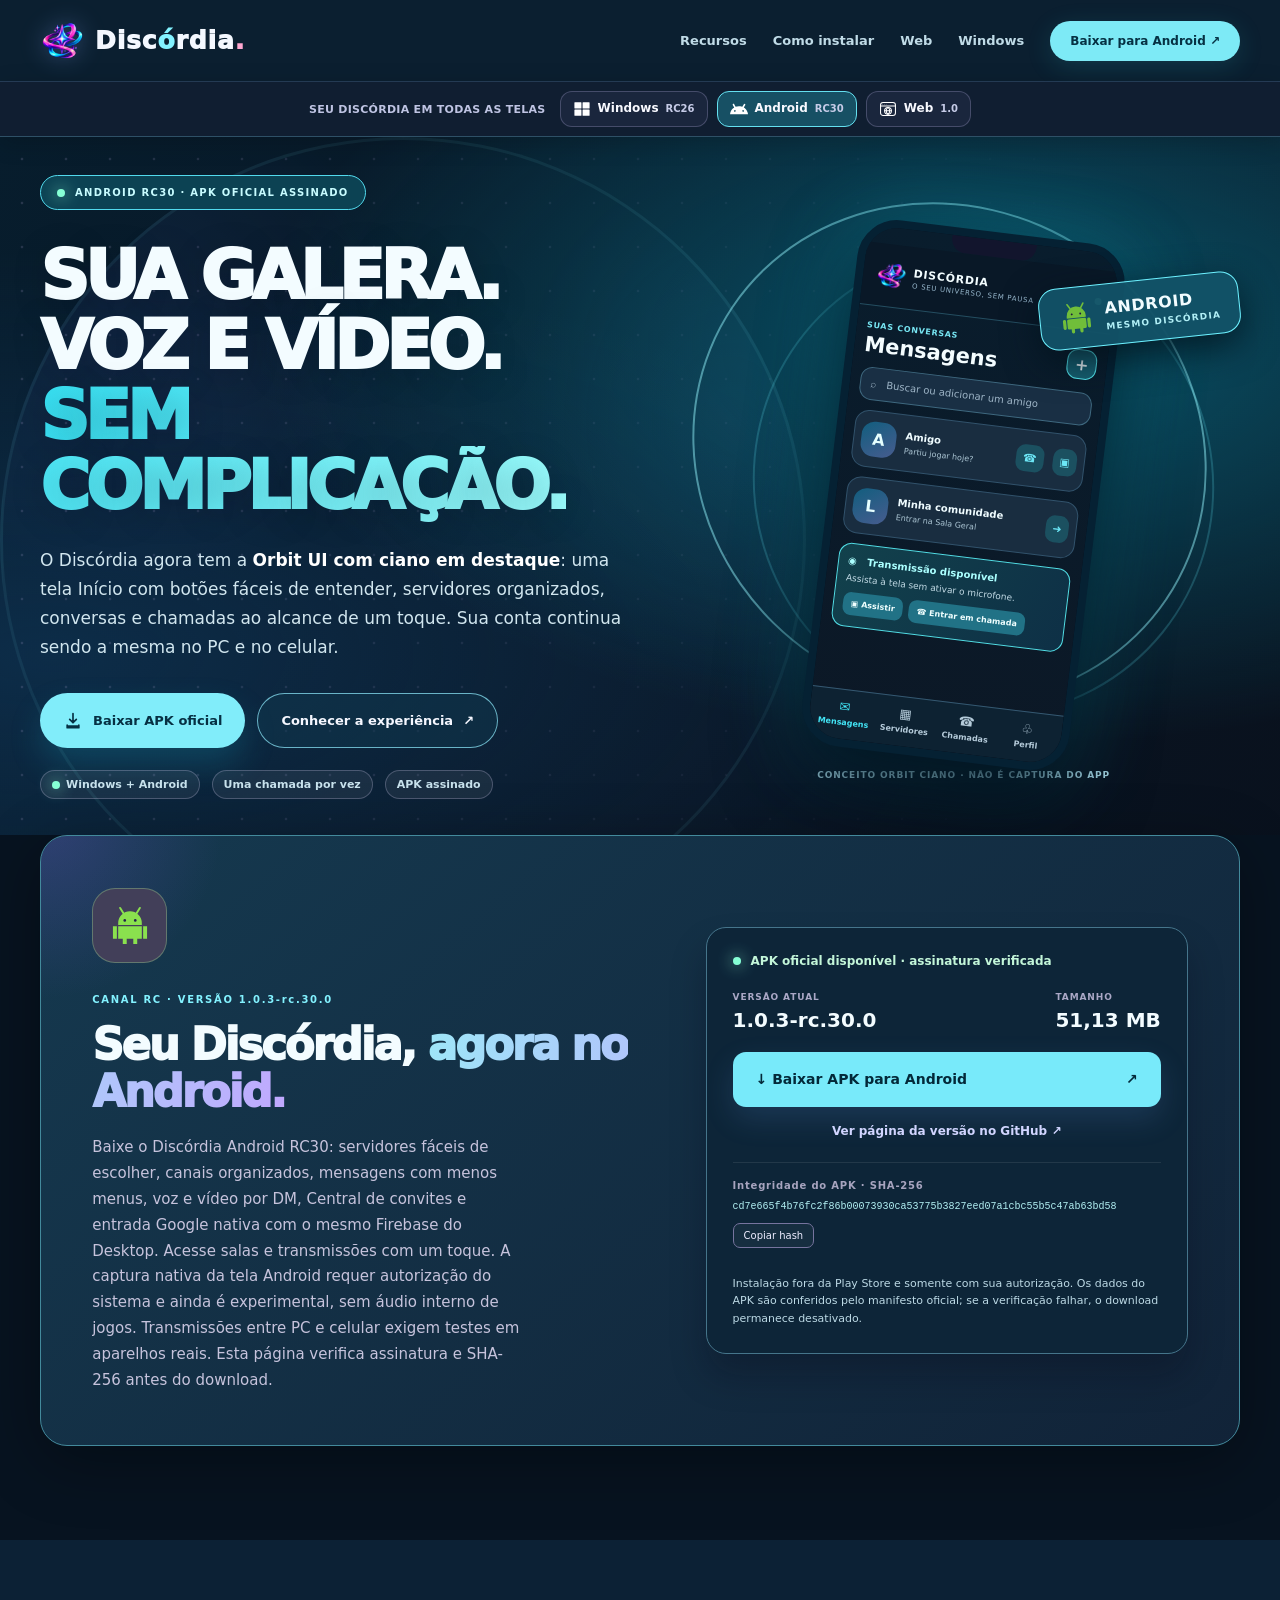
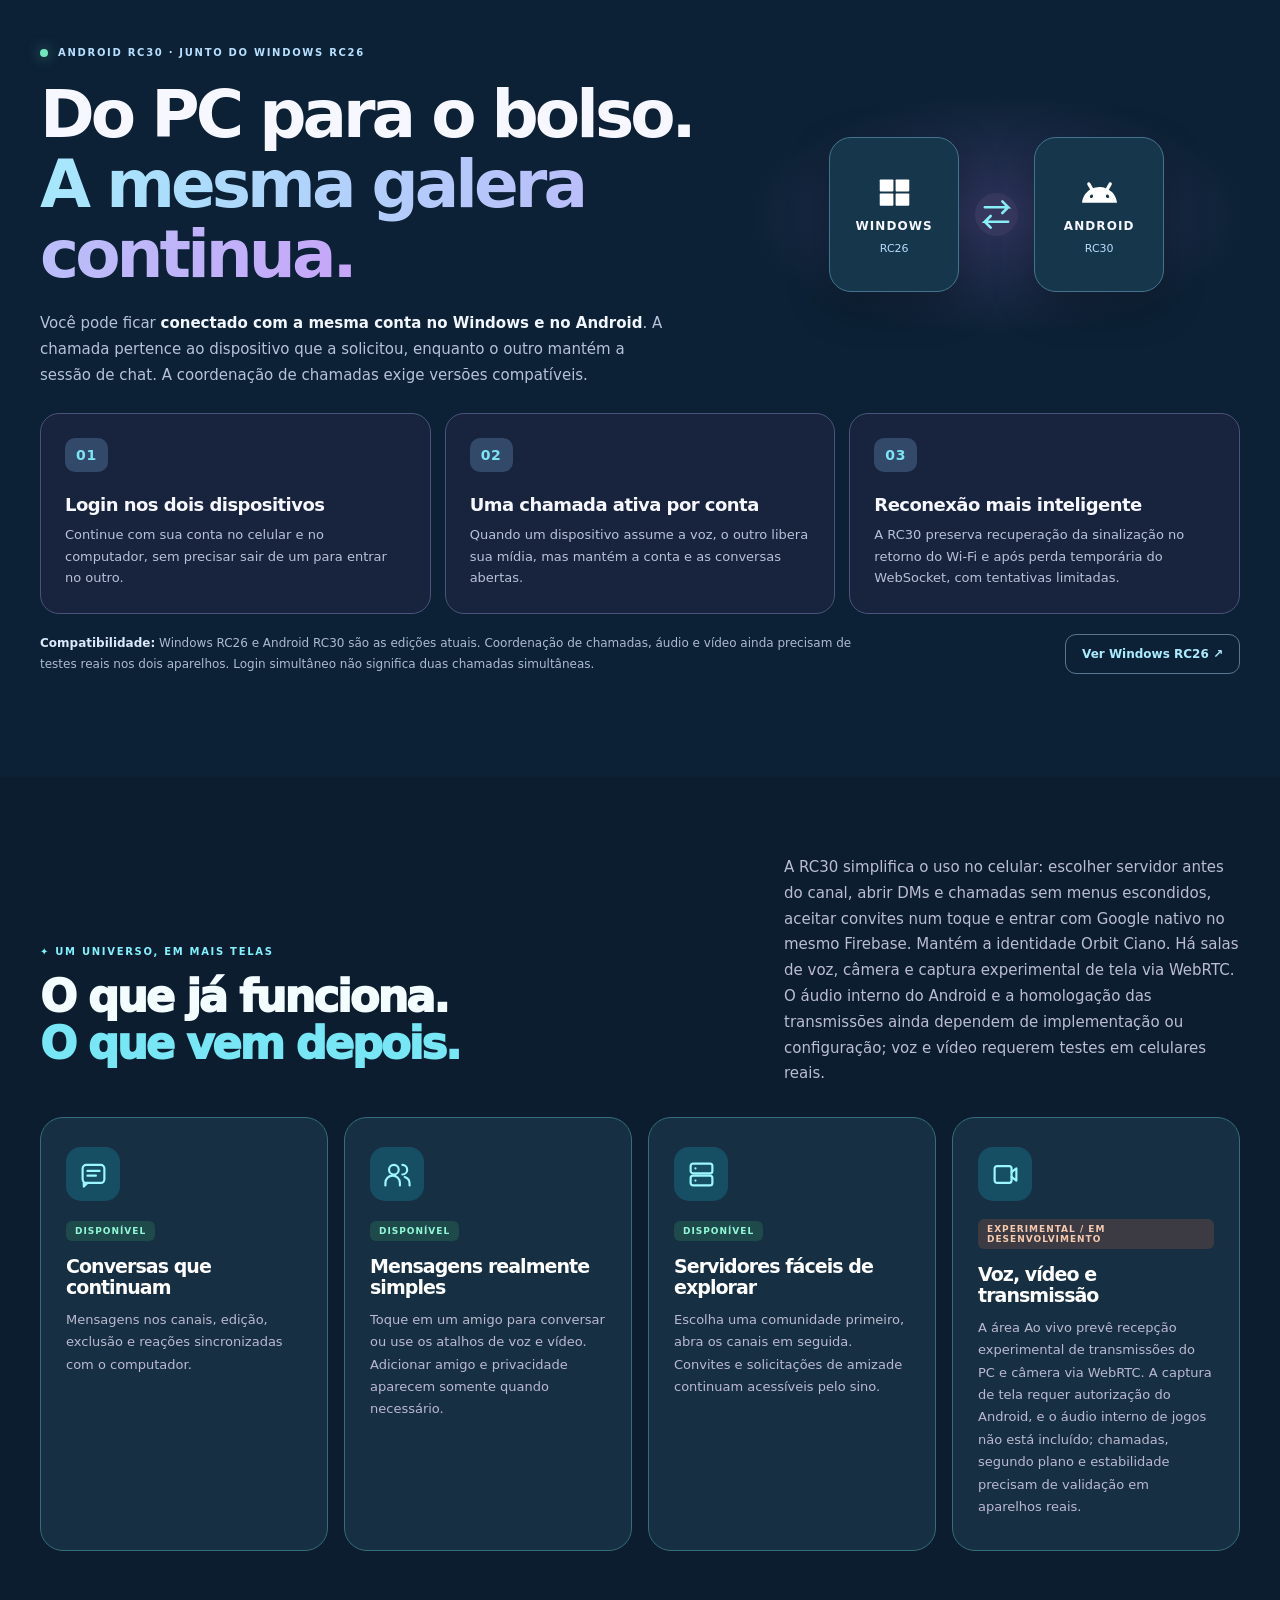
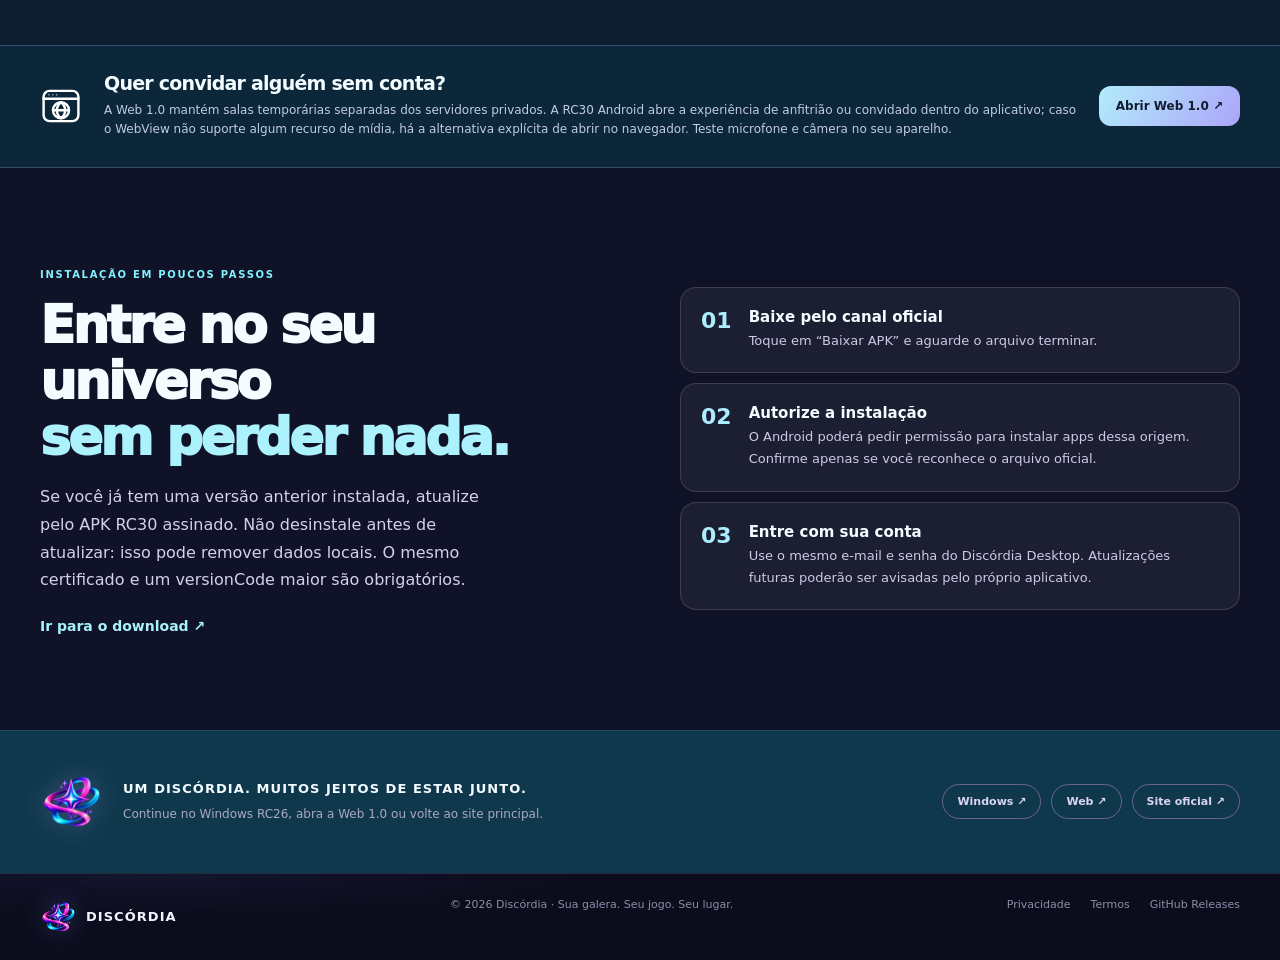
<file: android/index.html>
<!doctype html>
<html lang="pt-BR">
<head>
<meta charset="utf-8">
<meta name="viewport" content="width=device-width,initial-scale=1">
<meta name="theme-color" content="#081a2a">
<meta name="description" content="Discórdia Android RC30: navegação mobile com servidor e canais claros, conversas com atalhos de voz/vídeo, convites e autenticação Google nativa integrada.">
<meta property="og:title" content="Discórdia Android · Sua galera, em qualquer lugar">
<meta property="og:description" content="O universo do Discórdia no seu Android: mesma conta, conversas e servidores. Instale pelo canal oficial.">
<meta property="og:type" content="website">
<meta http-equiv="Content-Security-Policy" content="default-src 'none'; script-src 'self'; style-src 'self'; img-src 'self' data:; connect-src 'self'; base-uri 'self'; object-src 'none'; form-action 'none'; upgrade-insecure-requests">
<script src="../legacy-github-pages-redirect.js" data-purpose="legacy-github-pages-redirect"></script>
<link rel="icon" href="../discordia-orbit-app.png" type="image/png">
<link rel="canonical" href="https://discordia-ari.pages.dev/android/">
<link rel="stylesheet" href="./site.css?v=android-rc28-20261112">
<link rel="stylesheet" href="../cross-platform-nav-20261107.css?v=2">
<link rel="stylesheet" href="./refresh-20261107.css?v=1">
<script src="./app.js?v=android-rc28-20261112" defer></script>
<title>Discórdia Android RC30 | Seu universo na palma da mão</title>
<link rel="stylesheet" href="../brand-unified-20261108.css">
<link rel="apple-touch-icon" href="../discordia-orbit-app.png">
<link rel="stylesheet" href="./orbit27-cyan.css?v=rc27-20261111">
<link rel="stylesheet" href="./orbit28-mobile.css?v=rc28-20261112">
</head>
<body class="sx-android">
<a class="skip-link" href="#download-section">Pular para download</a>
<header class="topbar">
 <div class="container nav-inner">
  <a class="brand" href="../" aria-label="Discórdia, página inicial"><img src="../discordia-orbit-app.png" width="44" height="44" alt=""><span>Disc<span class="brand-o">ó</span>rdia<span class="brand-dot">.</span></span></a>
  <nav class="toplinks" aria-label="Navegação"><a href="#recursos">Recursos</a><a href="#instalar">Como instalar</a><a href="../web/">Web</a><a href="../#downloads">Windows</a></nav>
  <a class="top-cta" href="#download-section">Baixar para Android <span aria-hidden="true">↗</span></a>
 </div>
</header>
<nav class="disc-cross-platform" aria-label="Versões e plataformas do Discórdia">
 <div class="disc-cross-platform-inner">
  <span class="disc-cross-platform-lead">SEU DISCÓRDIA EM TODAS AS TELAS</span>
  <a class="disc-cross-platform-link" href="../#downloads" title="Discórdia Desktop RC26 para Windows"><img src="../platform-icons/windows.svg" alt="" width="18" height="18">Windows <small>RC26</small></a>
  <a class="disc-cross-platform-link" href="#download-section" aria-current="page" title="Discórdia Android: APK oficial disponível"><img src="../platform-icons/android.svg" alt="" width="18" height="18">Android <small>RC30</small></a>
  <a class="disc-cross-platform-link" href="../web/" title="Discórdia Web 1.0 estável disponível"><img src="../platform-icons/web.svg" alt="" width="18" height="18">Web <small>1.0</small></a>
 </div>
</nav>
<main>
 <section class="hero" aria-labelledby="hero-title">
  <div class="sky" aria-hidden="true"></div>
  <div class="container hero-grid">
   <div class="hero-copy">
    <div class="hero-tag"><span class="live-dot" aria-hidden="true"></span> ANDROID RC30 · APK OFICIAL ASSINADO</div>
    <h1 id="hero-title">SUA GALERA.<br>VOZ E VÍDEO.<br><em>SEM COMPLICAÇÃO.</em></h1>
    <p>O Discórdia agora tem a <strong>Orbit UI com ciano em destaque</strong>: uma tela Início com botões fáceis de entender, servidores organizados, conversas e chamadas ao alcance de um toque. Sua conta continua sendo a mesma no PC e no celular.</p>
    <div class="hero-actions">
     <a href="#download-section" class="button button-light"><svg viewBox="0 0 24 24" width="20" height="20" aria-hidden="true"><path fill="currentColor" d="M12 3v11m0 0 4-4m-4 4-4-4M5 17v3h14v-3" stroke="currentColor" stroke-width="2" stroke-linecap="round" stroke-linejoin="round" fill-rule="evenodd"/></svg> Baixar APK oficial</a>
     <a class="button button-outline" href="#recursos">Conhecer a experiência <span aria-hidden="true">↗</span></a>
    </div>
    <div class="hero-proof"><span><span class="proof-dot" aria-hidden="true"></span> Windows + Android</span><span>Uma chamada por vez</span><span>APK assinado</span></div>
   </div>
   <div class="hero-art" role="img" aria-label="Ilustração conceitual das mensagens e chamadas por DM do Discórdia Android RC30, com quatro abas de navegação">
    <div class="halo halo-a"></div><div class="halo halo-b"></div>
    <div class="phone">
     <div class="phone-glass">
      <div class="phone-notch"></div>
      <div class="phone-head"><img src="../discordia-orbit-app.png" width="30" height="30" alt=""><span><b>DISCÓRDIA</b><small>O SEU UNIVERSO, SEM PAUSA</small></span><span class="status-dot"></span></div>
      <div class="orbit28-phone-inbox">
        <div class="orbit28-phone-head"><div><small>SUAS CONVERSAS</small><strong>Mensagens</strong></div><span>+</span></div>
        <div class="orbit28-phone-search">⌕ &nbsp; Buscar ou adicionar um amigo</div>
        <div class="orbit28-phone-row"><span class="orbit28-phone-avatar">A</span><div><strong>Amigo</strong><small>Partiu jogar hoje?</small></div><b>☎</b><b>▣</b></div>
        <div class="orbit28-phone-row"><span class="orbit28-phone-avatar">L</span><div><strong>Minha comunidade</strong><small>Entrar na Sala Geral</small></div><b>➜</b></div>
        <div class="orbit28-phone-live"><strong>◉ &nbsp; Transmissão disponível</strong><small>Assista à tela sem ativar o microfone.</small><div class="orbit28-phone-actions"><span>▣ Assistir</span><span>☎ Entrar em chamada</span></div></div>
       </div>
       <div class="phone-tabs"><span>✉<small>Mensagens</small></span><span>▦<small>Servidores</small></span><span>☎<small>Chamadas</small></span><span>♧<small>Perfil</small></span></div>
     </div>
    </div>
    <div class="floating-logo"><svg class="android-symbol" viewBox="0 0 64 64" width="34" height="34" aria-hidden="true"><g fill="none" stroke="currentColor" stroke-linecap="round" stroke-width="3"><path d="m17 6 5 8M47 6l-5 8"/></g><g fill="currentColor"><path d="M14 29a18 18 0 0 1 36 0v3H14z"/><rect x="14" y="34" width="36" height="19" rx="3"/><rect x="6" y="34" width="6" height="19" rx="3"/><rect x="52" y="34" width="6" height="19" rx="3"/><rect x="21" y="49" width="6" height="12" rx="3"/><rect x="37" y="49" width="6" height="12" rx="3"/></g><g fill="#1d1740"><circle cx="24" cy="25" r="1.8"/><circle cx="40" cy="25" r="1.8"/></g></svg><div><strong>ANDROID</strong><span>MESMO DISCÓRDIA</span></div></div>
    <small class="concept-note">CONCEITO ORBIT CIANO · NÃO É CAPTURA DO APP</small>
   </div>
  </div>
 </section>
 <section class="download-wrap" id="download-section" aria-labelledby="download-title">
  <div class="container">
   <div class="download-card">
    <div class="download-lead">
     <div class="download-icon"><svg class="android-symbol" viewBox="0 0 64 64" width="42" height="42" aria-hidden="true"><path d="M17 6 22 14M47 6l-5 8" stroke="currentColor" stroke-width="3" stroke-linecap="round" fill="none"/><path fill="currentColor" d="M14 29a18 18 0 0 1 36 0v3H14zM14 34h36v19H14zM6 34h6v19H6zM52 34h6v19h-6zM21 49h6v12h-6zM37 49h6v12h-6z"/><circle cx="24" cy="25" r="2" fill="#25204f"/><circle cx="40" cy="25" r="2" fill="#25204f"/></svg></div>
     <div><span class="eyebrow">CANAL RC · VERSÃO 1.0.3-rc.30.0</span><h2 id="download-title">Seu Discórdia, <em>agora no Android.</em></h2><p>Baixe o Discórdia Android RC30: servidores fáceis de escolher, canais organizados, mensagens com menos menus, voz e vídeo por DM, Central de convites e entrada Google nativa com o mesmo Firebase do Desktop. Acesse salas e transmissões com um toque. A captura nativa da tela Android requer autorização do sistema e ainda é experimental, sem áudio interno de jogos. Transmissões entre PC e celular exigem testes em aparelhos reais. Esta página verifica assinatura e SHA-256 antes do download.</p></div>
    </div>
    <div class="download-panel">
     <div class="download-status"><span class="live-dot" aria-hidden="true"></span><span id="status" role="status" aria-live="polite">Verificando versão oficial...</span></div>
     <div class="version-row"><div><small>VERSÃO ATUAL</small><strong id="version">Consultando...</strong></div><div><small>TAMANHO</small><strong id="size">—</strong></div></div>
     <a id="download" class="button button-download" hidden rel="noopener noreferrer" href="#">↓ Baixar APK para Android <span>↗</span></a>
     <a id="release-link" href="#" class="release-link" rel="noopener noreferrer" hidden>Ver página da versão no GitHub ↗</a>
     <div id="details" class="checksum" hidden><span>Integridade do APK · SHA-256</span><code id="sha256"></code><button id="copy-hash" type="button" aria-label="Copiar SHA-256 do APK">Copiar hash</button><small id="hash-feedback" role="status"></small></div>
     <p class="download-note">Instalação fora da Play Store e somente com sua autorização. Os dados do APK são conferidos pelo manifesto oficial; se a verificação falhar, o download permanece desativado.</p>
    </div>
   </div>
  </div>
 </section>
<section class="sx-android-bridge" id="dois-dispositivos" aria-labelledby="sx-android-bridge-title">
 <div class="container">
  <div class="sx-bridge-top">
   <div><span class="sx-android-eyebrow"><i></i> ANDROID RC30 · JUNTO DO WINDOWS RC26</span>
   <h2 id="sx-android-bridge-title">Do PC para o bolso.<br><em>A mesma galera continua.</em></h2>
   <p>Você pode ficar <strong>conectado com a mesma conta no Windows e no Android</strong>. A chamada pertence ao dispositivo que a solicitou, enquanto o outro mantém a sessão de chat. A coordenação de chamadas exige versões compatíveis.</p></div>
   <div class="sx-bridge-pair" aria-label="Windows RC26 e Android RC30">
    <div><img src="../platform-icons/windows.svg" width="35" height="35" alt=""><strong>WINDOWS</strong><small>RC26</small></div>
    <span class="sx-bridge-arrows" aria-hidden="true"><svg width="35" height="35" viewBox="0 0 24 24" fill="none" stroke="currentColor" stroke-width="1.8" stroke-linecap="round"><path d="M4 7h16l-4-4m4 4-4 4M20 17H4l4-4m-4 4 4 4"/></svg></span>
    <div><img src="../platform-icons/android.svg" width="35" height="35" alt=""><strong>ANDROID</strong><small>RC30</small></div>
   </div>
  </div>
  <div class="sx-bridge-grid">
   <article><span class="sx-bridge-num">01</span><h3>Login nos dois dispositivos</h3><p>Continue com sua conta no celular e no computador, sem precisar sair de um para entrar no outro.</p></article>
   <article><span class="sx-bridge-num">02</span><h3>Uma chamada ativa por conta</h3><p>Quando um dispositivo assume a voz, o outro libera sua mídia, mas mantém a conta e as conversas abertas.</p></article>
   <article><span class="sx-bridge-num">03</span><h3>Reconexão mais inteligente</h3><p>A RC30 preserva recuperação da sinalização no retorno do Wi-Fi e após perda temporária do WebSocket, com tentativas limitadas.</p></article>
  </div>
  <div class="sx-bridge-foot"><p><strong>Compatibilidade:</strong> Windows RC26 e Android RC30 são as edições atuais. Coordenação de chamadas, áudio e vídeo ainda precisam de testes reais nos dois aparelhos. Login simultâneo não significa duas chamadas simultâneas.</p>
   <a href="https://github.com/magaskye/discordia/releases/tag/v1.0.3-rc.26.0" target="_blank" rel="noopener noreferrer">Ver Windows RC26 ↗</a></div>
 </div>
</section>
 <section class="features" id="recursos" aria-labelledby="features-title">
  <div class="container">
   <div class="section-heading"><div><span class="eyebrow">✦ UM UNIVERSO, EM MAIS TELAS</span><h2 id="features-title">O que já funciona.<br><em>O que vem depois.</em></h2></div><p>A RC30 simplifica o uso no celular: escolher servidor antes do canal, abrir DMs e chamadas sem menus escondidos, aceitar convites num toque e entrar com Google nativo no mesmo Firebase. Mantém a identidade Orbit Ciano. Há salas de voz, câmera e captura experimental de tela via WebRTC. O áudio interno do Android e a homologação das transmissões ainda dependem de implementação ou configuração; voz e vídeo requerem testes em celulares reais.</p></div>
   <div class="feature-grid">
    <article class="feature-card"><span class="feature-ic"><svg aria-hidden="true" width="30" height="30" viewBox="0 0 24 24" fill="none" stroke="currentColor" stroke-width="1.8" stroke-linecap="round" stroke-linejoin="round"><rect x="3" y="4" width="18" height="15" rx="3"/><path d="M7 9h10M7 13h7m-7 6-3 3v-3"/></svg></span><span class="feature-label ready">DISPONÍVEL</span><h3>Conversas que continuam</h3><p>Mensagens nos canais, edição, exclusão e reações sincronizadas com o computador.</p></article>
    <article class="feature-card"><span class="feature-ic"><svg aria-hidden="true" width="30" height="30" viewBox="0 0 24 24" fill="none" stroke="currentColor" stroke-width="1.8" stroke-linecap="round" stroke-linejoin="round"><circle cx="9" cy="8" r="4"/><path d="M2 21v-2a6 6 0 0 1 12 0v2m2-17a4 4 0 0 1 0 8m2 2a6 6 0 0 1 4 6v1"/></svg></span><span class="feature-label ready">DISPONÍVEL</span><h3>Mensagens realmente simples</h3><p>Toque em um amigo para conversar ou use os atalhos de voz e vídeo. Adicionar amigo e privacidade aparecem somente quando necessário.</p></article>
    <article class="feature-card"><span class="feature-ic"><svg aria-hidden="true" width="30" height="30" viewBox="0 0 24 24" fill="none" stroke="currentColor" stroke-width="1.8" stroke-linecap="round" stroke-linejoin="round"><rect x="3" y="3" width="18" height="8" rx="2"/><rect x="3" y="13" width="18" height="8" rx="2"/><path d="M7 7h.01M7 17h.01"/></svg></span><span class="feature-label ready">DISPONÍVEL</span><h3>Servidores fáceis de explorar</h3><p>Escolha uma comunidade primeiro, abra os canais em seguida. Convites e solicitações de amizade continuam acessíveis pelo sino.</p></article>
    <article class="feature-card future"><span class="feature-ic"><svg aria-hidden="true" width="30" height="30" viewBox="0 0 24 24" fill="none" stroke="currentColor" stroke-width="1.8" stroke-linecap="round" stroke-linejoin="round"><rect x="3" y="5" width="14" height="14" rx="2"/><path d="m17 10 4-3v10l-4-3"/></svg></span><span class="feature-label planned">EXPERIMENTAL / EM DESENVOLVIMENTO</span><h3>Voz, vídeo e transmissão</h3><p>A área Ao vivo prevê recepção experimental de transmissões do PC e câmera via WebRTC. A captura de tela requer autorização do Android, e o áudio interno de jogos não está incluído; chamadas, segundo plano e estabilidade precisam de validação em aparelhos reais.</p></article>
   </div>
  </div>
 </section>
 <section class="sx-mobile-web-note" aria-label="Discórdia Web no celular"><div class="container sx-mobile-web-inner"><img src="../platform-icons/web.svg" width="42" height="42" alt=""><div><h2>Quer convidar alguém sem conta?</h2><p>A Web 1.0 mantém salas temporárias separadas dos servidores privados. A RC30 Android abre a experiência de anfitrião ou convidado dentro do aplicativo; caso o WebView não suporte algum recurso de mídia, há a alternativa explícita de abrir no navegador. Teste microfone e câmera no seu aparelho.</p></div><a href="https://discordia-web-beta.pages.dev/" rel="noopener noreferrer">Abrir Web 1.0 ↗</a></div></section>
 <section class="instructions" id="instalar" aria-labelledby="install-title"><div class="container instruction-grid">
  <div><span class="eyebrow">INSTALAÇÃO EM POUCOS PASSOS</span><h2 id="install-title">Entre no seu universo<br><em>sem perder nada.</em></h2><p>Se você já tem uma versão anterior instalada, atualize pelo APK RC30 assinado. Não desinstale antes de atualizar: isso pode remover dados locais. O mesmo certificado e um versionCode maior são obrigatórios.</p><a class="install-anchor" href="#download-section">Ir para o download ↗</a></div>
  <ol class="steps"><li><b>01</b><div><strong>Baixe pelo canal oficial</strong><p>Toque em “Baixar APK” e aguarde o arquivo terminar.</p></div></li><li><b>02</b><div><strong>Autorize a instalação</strong><p>O Android poderá pedir permissão para instalar apps dessa origem. Confirme apenas se você reconhece o arquivo oficial.</p></div></li><li><b>03</b><div><strong>Entre com sua conta</strong><p>Use o mesmo e-mail e senha do Discórdia Desktop. Atualizações futuras poderão ser avisadas pelo próprio aplicativo.</p></div></li></ol>
 </div></section>
 <section class="cross-platform"><div class="container cross-inner"><img src="../discordia-orbit-app.png" width="62" height="62" alt=""><div><strong>UM DISCÓRDIA. MUITOS JEITOS DE ESTAR JUNTO.</strong><p>Continue no Windows RC26, abra a Web 1.0 ou volte ao site principal.</p></div><div class="cross-links"><a href="../#downloads">Windows ↗</a><a href="../web/">Web ↗</a><a href="../">Site oficial ↗</a></div></div></section>
</main>
<footer class="footer"><div class="container footer-inner"><a class="dc-footbrand" href="../" aria-label="Discórdia · Início"><img src="../discordia-orbit-app.png" alt="" width="36" height="36"><span>DISCÓRDIA</span></a><span>© 2026 Discórdia · Sua galera. Seu jogo. Seu lugar.</span><div><a href="../privacidade.html">Privacidade</a><a href="../termos.html">Termos</a><a href="https://github.com/magaskye/discordia/releases" rel="noopener noreferrer">GitHub Releases</a></div></div></footer>
</body>
</html>
</file>
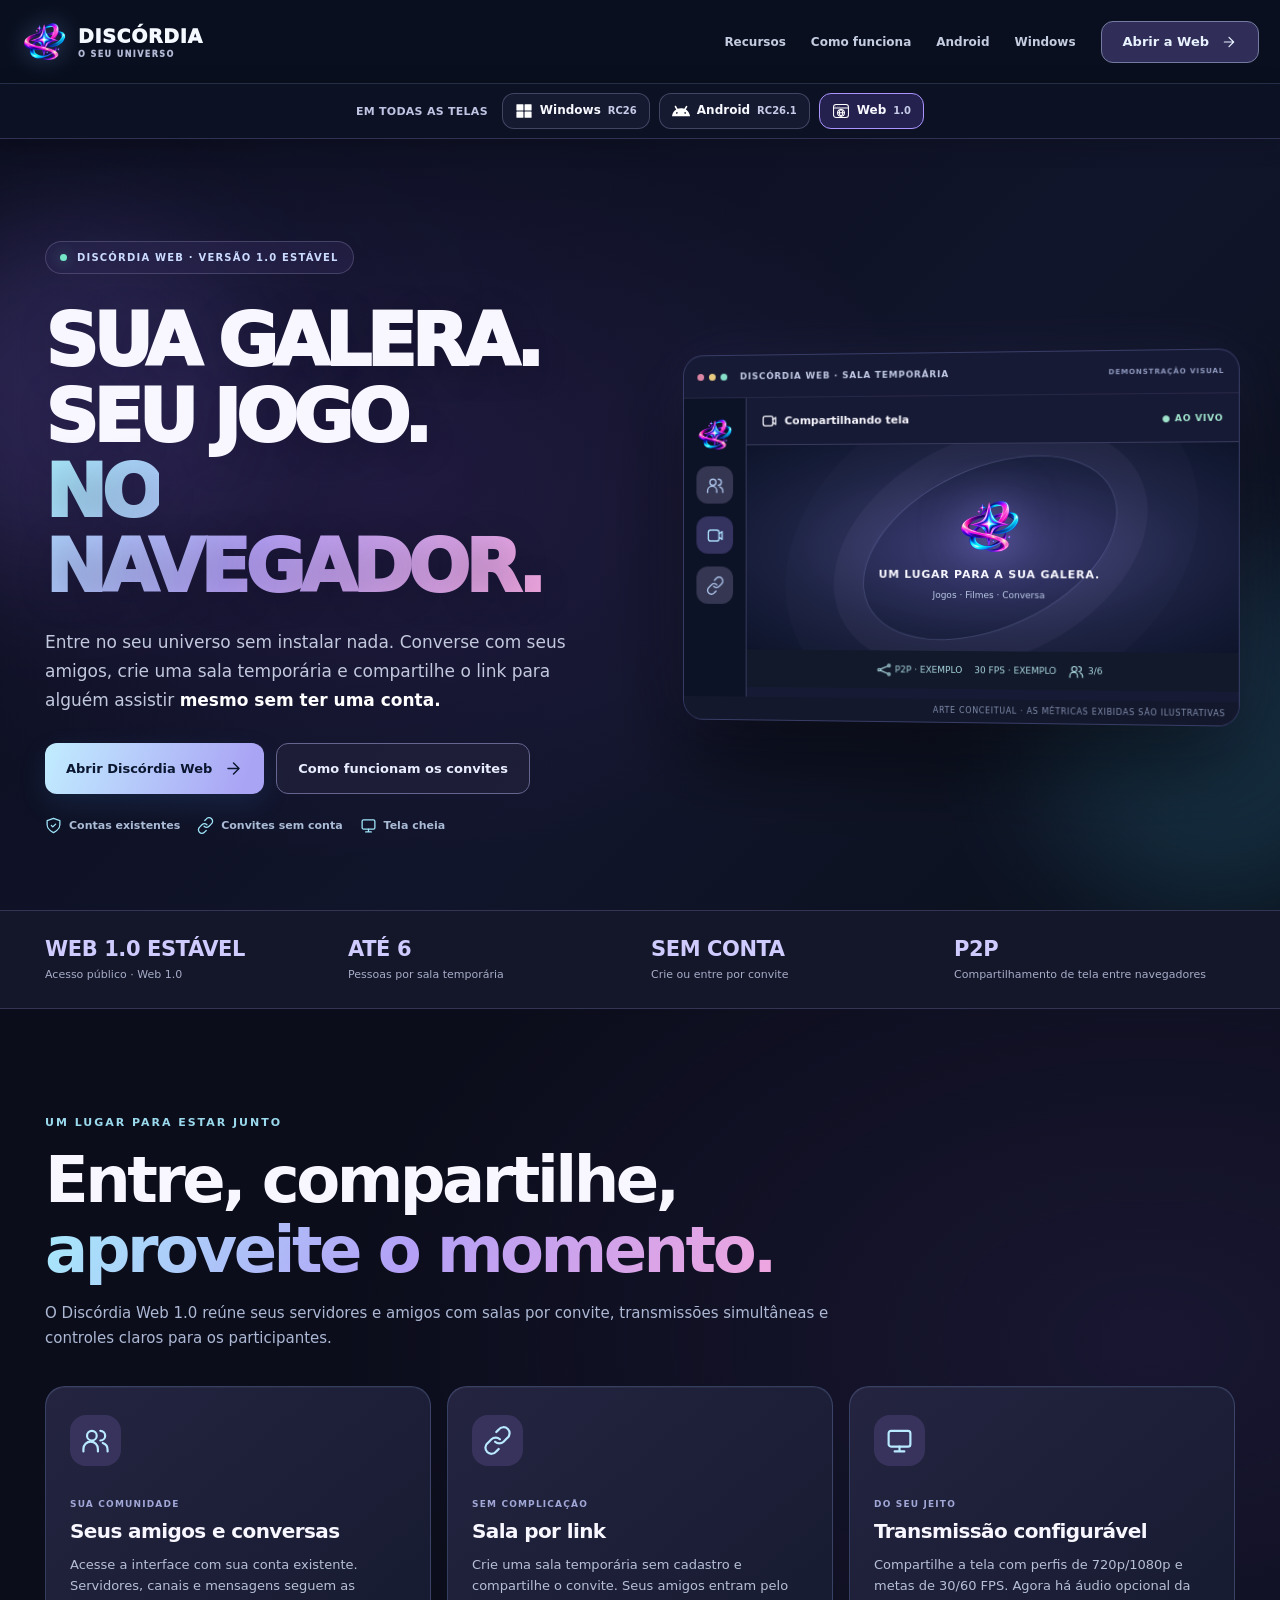
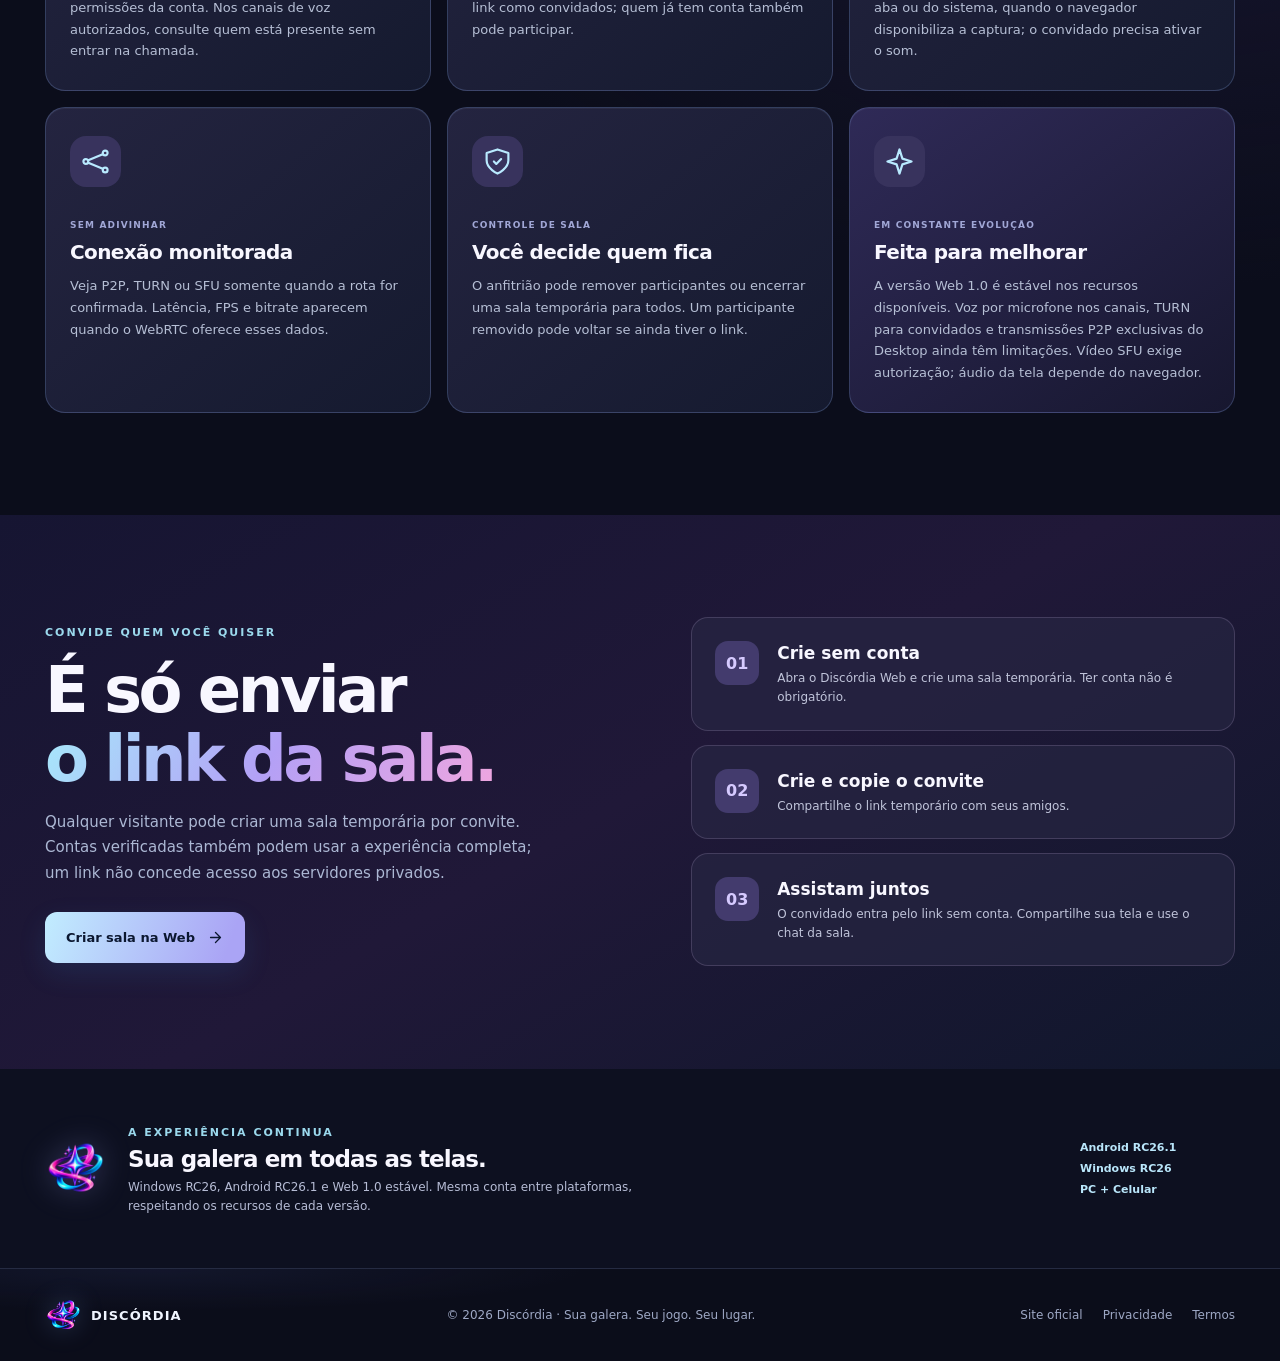
<file: web/index.html>
<!doctype html>
<html lang="pt-BR">
<head>
<meta charset="utf-8"><meta name="viewport" content="width=device-width,initial-scale=1">
<meta name="theme-color" content="#0c1021">
<meta name="description" content="Discórdia Web 1.0 estável: entre nos servidores, converse, crie salas por convite e transmita sua tela. Login Google, banners do servidor, Modo palco e Tela cheia.">
<meta property="og:type" content="website">
<meta property="og:title" content="Discórdia Web 1.0 estável | Sua galera, em qualquer navegador">
<meta property="og:description" content="Crie salas sem cadastro, compartilhe um link e receba amigos mesmo sem conta.">
<meta property="og:image" content="https://discordia-ari.pages.dev/discordia-identity-2026.webp">
<meta property="og:url" content="https://discordia-ari.pages.dev/web/">
<meta http-equiv="Content-Security-Policy" content="default-src 'none'; script-src 'self'; style-src 'self'; img-src 'self' data: https:; object-src 'none'; form-action 'none'; base-uri 'self'; upgrade-insecure-requests">
<script src="../legacy-github-pages-redirect.js" data-purpose="legacy-github-pages-redirect"></script>
<link rel="icon" href="../discordia-orbit-app.png" type="image/png">
<link rel="canonical" href="https://discordia-ari.pages.dev/web/">
<link rel="stylesheet" href="./web.css?v=web-1.0-stable">
<link rel="stylesheet" href="../cross-platform-nav-20261107.css?v=2">
<title>Discórdia Web 1.0 estável | Seu universo no navegador</title>
<link rel="stylesheet" href="../brand-unified-20261108.css">
<link rel="apple-touch-icon" href="../discordia-orbit-app.png">
</head>
<body class="sx-web">
<a class="sx-skip" href="#conteudo">Pular para conteúdo</a>
<header class="sx-top"><div class="sx-top-inner">
 <a class="sx-logo" href="../" aria-label="Discórdia — site oficial"><img src="../discordia-orbit-app.png" width="46" height="46" alt=""><span>DISCÓRDIA<small>O SEU UNIVERSO</small></span></a>
 <nav class="sx-top-links" aria-label="Navegação da Web"><a href="#recursos">Recursos</a><a href="#como-funciona">Como funciona</a><a href="../android/">Android</a><a href="../#downloads">Windows</a></nav>
 <a class="sx-cta sx-cta-compact" href="https://discordia-web-beta.pages.dev/" rel="noopener noreferrer">Abrir a Web <svg width="16" height="16" viewBox="0 0 24 24" fill="none" stroke="currentColor" stroke-width="1.8" stroke-linecap="round" stroke-linejoin="round" aria-hidden="true"><path d="M5 12h14m-7-7 7 7-7 7"/></svg></a>
</div></header>
<nav class="disc-cross-platform" aria-label="Plataformas do Discórdia"><div class="disc-cross-platform-inner">
 <span class="disc-cross-platform-lead">EM TODAS AS TELAS</span>
 <a class="disc-cross-platform-link" href="../#downloads"><img src="../platform-icons/windows.svg" width="18" height="18" alt="">Windows <small>RC26</small></a>
 <a class="disc-cross-platform-link" href="../android/"><img src="../platform-icons/android.svg" width="18" height="18" alt="">Android <small>RC26.1</small></a>
 <a class="disc-cross-platform-link" href="#conteudo" aria-current="page"><img src="../platform-icons/web.svg" width="18" height="18" alt="">Web <small>1.0</small></a>
</div></nav>
<main id="conteudo">
<section class="sx-hero"><div class="sx-glow sx-glow-a" aria-hidden="true"></div><div class="sx-glow sx-glow-b" aria-hidden="true"></div>
 <div class="sx-container sx-hero-grid"><div class="sx-hero-copy">
  <span class="sx-status"><i aria-hidden="true"></i> DISCÓRDIA WEB · VERSÃO 1.0 ESTÁVEL</span>
  <h1>SUA GALERA.<br>SEU JOGO.<br><em>NO NAVEGADOR.</em></h1>
  <p>Entre no seu universo sem instalar nada. Converse com seus amigos, crie uma sala temporária e compartilhe o link para alguém assistir <strong>mesmo sem ter uma conta.</strong></p>
  <div class="sx-hero-actions">
   <a class="sx-cta sx-cta-primary" href="https://discordia-web-beta.pages.dev/" rel="noopener noreferrer">Abrir Discórdia Web <svg width="19" height="19" viewBox="0 0 24 24" fill="none" stroke="currentColor" stroke-width="1.8" stroke-linecap="round" stroke-linejoin="round" aria-hidden="true"><path d="M5 12h14m-7-7 7 7-7 7"/></svg></a>
   <a class="sx-cta sx-cta-ghost" href="#como-funciona">Como funcionam os convites</a>
  </div>
  <div class="sx-hero-trust"><span><svg width="17" height="17" viewBox="0 0 24 24" fill="none" stroke="currentColor" stroke-width="1.8" stroke-linecap="round" stroke-linejoin="round" aria-hidden="true"><path d="M12 22s9-4 9-11V5l-9-3-9 3v6c0 7 9 11 9 11Z"/><path d="m9 12 2 2 4-4"/></svg> Contas existentes</span><span><svg width="17" height="17" viewBox="0 0 24 24" fill="none" stroke="currentColor" stroke-width="1.8" stroke-linecap="round" stroke-linejoin="round" aria-hidden="true"><path d="M10 13a5 5 0 0 0 7 0l3-3a5 5 0 1 0-7-7l-2 2"/><path d="M14 11a5 5 0 0 0-7 0l-3 3a5 5 0 1 0 7 7l2-2"/></svg> Convites sem conta</span><span><svg width="17" height="17" viewBox="0 0 24 24" fill="none" stroke="currentColor" stroke-width="1.8" stroke-linecap="round" stroke-linejoin="round" aria-hidden="true"><rect x="3" y="4" width="18" height="13" rx="2"/><path d="M8 21h8m-4-4v4"/></svg> Tela cheia</span></div>
 </div>
 <div class="sx-preview" aria-label="Representação ilustrativa da interface de sala do Discórdia Web">
  <div class="sx-preview-header"><span class="sx-preview-dots"><i></i><i></i><i></i></span><span>DISCÓRDIA WEB · SALA TEMPORÁRIA</span><small>DEMONSTRAÇÃO VISUAL</small></div>
  <div class="sx-preview-content">
   <aside class="sx-preview-side"><img src="../discordia-orbit-app.png" width="38" height="38" alt=""><span><svg width="19" height="19" viewBox="0 0 24 24" fill="none" stroke="currentColor" stroke-width="1.8" stroke-linecap="round" stroke-linejoin="round" aria-hidden="true"><circle cx="9" cy="8" r="4"/><path d="M2 21v-2a6 6 0 0 1 12 0v2m2-17a4 4 0 0 1 0 8m2 2a6 6 0 0 1 4 6v1"/></svg></span><span><svg width="19" height="19" viewBox="0 0 24 24" fill="none" stroke="currentColor" stroke-width="1.8" stroke-linecap="round" stroke-linejoin="round" aria-hidden="true"><rect x="3" y="5" width="14" height="14" rx="3"/><path d="m17 10 4-3v10l-4-3"/></svg></span><span><svg width="19" height="19" viewBox="0 0 24 24" fill="none" stroke="currentColor" stroke-width="1.8" stroke-linecap="round" stroke-linejoin="round" aria-hidden="true"><path d="M10 13a5 5 0 0 0 7 0l3-3a5 5 0 1 0-7-7l-2 2"/><path d="M14 11a5 5 0 0 0-7 0l-3 3a5 5 0 1 0 7 7l2-2"/></svg></span></aside>
   <div class="sx-preview-main">
    <div class="sx-preview-name"><span><svg width="17" height="17" viewBox="0 0 24 24" fill="none" stroke="currentColor" stroke-width="1.8" stroke-linecap="round" stroke-linejoin="round" aria-hidden="true"><rect x="3" y="5" width="14" height="14" rx="3"/><path d="m17 10 4-3v10l-4-3"/></svg> Compartilhando tela</span><span class="sx-preview-live">● AO VIVO</span></div>
    <div class="sx-preview-stage"><div class="sx-preview-ring"></div><img src="../discordia-orbit-app.png" width="64" height="64" alt=""><strong>UM LUGAR PARA A SUA GALERA.</strong><small>Jogos · Filmes · Conversa</small></div>
    <div class="sx-preview-status"><span><svg width="15" height="15" viewBox="0 0 24 24" fill="none" stroke="currentColor" stroke-width="1.8" stroke-linecap="round" stroke-linejoin="round" aria-hidden="true"><circle cx="4" cy="12" r="2"/><circle cx="20" cy="5" r="2"/><circle cx="20" cy="19" r="2"/><path d="M6 11 18 6M6 13l12 5"/></svg> P2P · EXEMPLO</span><span>30 FPS · EXEMPLO</span><span><svg width="15" height="15" viewBox="0 0 24 24" fill="none" stroke="currentColor" stroke-width="1.8" stroke-linecap="round" stroke-linejoin="round" aria-hidden="true"><circle cx="9" cy="8" r="4"/><path d="M2 21v-2a6 6 0 0 1 12 0v2m2-17a4 4 0 0 1 0 8m2 2a6 6 0 0 1 4 6v1"/></svg> 3/6</span></div>
   </div>
  </div>
  <div class="sx-preview-foot">ARTE CONCEITUAL · AS MÉTRICAS EXIBIDAS SÃO ILUSTRATIVAS</div>
 </div>
 </div>
</section>
<section class="sx-proof"><div class="sx-container sx-proof-inner">
 <div><strong>WEB 1.0 ESTÁVEL</strong><span>Acesso público · Web 1.0</span></div>
 <div><strong>ATÉ 6</strong><span>Pessoas por sala temporária</span></div>
 <div><strong>SEM CONTA</strong><span>Crie ou entre por convite</span></div>
 <div><strong>P2P</strong><span>Compartilhamento de tela entre navegadores</span></div>
</div></section>
<section class="sx-section" id="recursos"><div class="sx-container">
 <div class="sx-section-head"><span class="sx-overline">UM LUGAR PARA ESTAR JUNTO</span><h2>Entre, compartilhe,<br><em>aproveite o momento.</em></h2><p>O Discórdia Web 1.0 reúne seus servidores e amigos com salas por convite, transmissões simultâneas e controles claros para os participantes.</p></div>
 <div class="sx-features">
  <article class="sx-feature"><span class="sx-feature-icon"><svg width="29" height="29" viewBox="0 0 24 24" fill="none" stroke="currentColor" stroke-width="1.8" stroke-linecap="round" stroke-linejoin="round" aria-hidden="true"><circle cx="9" cy="8" r="4"/><path d="M2 21v-2a6 6 0 0 1 12 0v2m2-17a4 4 0 0 1 0 8m2 2a6 6 0 0 1 4 6v1"/></svg></span><span class="sx-feature-eyebrow">SUA COMUNIDADE</span><h3>Seus amigos e conversas</h3><p>Acesse a interface com sua conta existente. Servidores, canais e mensagens seguem as permissões da conta. Nos canais de voz autorizados, consulte quem está presente sem entrar na chamada.</p></article>
  <article class="sx-feature"><span class="sx-feature-icon"><svg width="29" height="29" viewBox="0 0 24 24" fill="none" stroke="currentColor" stroke-width="1.8" stroke-linecap="round" stroke-linejoin="round" aria-hidden="true"><path d="M10 13a5 5 0 0 0 7 0l3-3a5 5 0 1 0-7-7l-2 2"/><path d="M14 11a5 5 0 0 0-7 0l-3 3a5 5 0 1 0 7 7l2-2"/></svg></span><span class="sx-feature-eyebrow">SEM COMPLICAÇÃO</span><h3>Sala por link</h3><p>Crie uma sala temporária sem cadastro e compartilhe o convite. Seus amigos entram pelo link como convidados; quem já tem conta também pode participar.</p></article>
  <article class="sx-feature"><span class="sx-feature-icon"><svg width="29" height="29" viewBox="0 0 24 24" fill="none" stroke="currentColor" stroke-width="1.8" stroke-linecap="round" stroke-linejoin="round" aria-hidden="true"><rect x="3" y="4" width="18" height="13" rx="2"/><path d="M8 21h8m-4-4v4"/></svg></span><span class="sx-feature-eyebrow">DO SEU JEITO</span><h3>Transmissão configurável</h3><p>Compartilhe a tela com perfis de 720p/1080p e metas de 30/60 FPS. Agora há áudio opcional da aba ou do sistema, quando o navegador disponibiliza a captura; o convidado precisa ativar o som.</p></article>
  <article class="sx-feature"><span class="sx-feature-icon"><svg width="29" height="29" viewBox="0 0 24 24" fill="none" stroke="currentColor" stroke-width="1.8" stroke-linecap="round" stroke-linejoin="round" aria-hidden="true"><circle cx="4" cy="12" r="2"/><circle cx="20" cy="5" r="2"/><circle cx="20" cy="19" r="2"/><path d="M6 11 18 6M6 13l12 5"/></svg></span><span class="sx-feature-eyebrow">SEM ADIVINHAR</span><h3>Conexão monitorada</h3><p>Veja P2P, TURN ou SFU somente quando a rota for confirmada. Latência, FPS e bitrate aparecem quando o WebRTC oferece esses dados.</p></article>
  <article class="sx-feature"><span class="sx-feature-icon"><svg width="29" height="29" viewBox="0 0 24 24" fill="none" stroke="currentColor" stroke-width="1.8" stroke-linecap="round" stroke-linejoin="round" aria-hidden="true"><path d="M12 22s9-4 9-11V5l-9-3-9 3v6c0 7 9 11 9 11Z"/><path d="m9 12 2 2 4-4"/></svg></span><span class="sx-feature-eyebrow">CONTROLE DE SALA</span><h3>Você decide quem fica</h3><p>O anfitrião pode remover participantes ou encerrar uma sala temporária para todos. Um participante removido pode voltar se ainda tiver o link.</p></article>
  <article class="sx-feature sx-feature-accent"><span class="sx-feature-icon"><svg width="29" height="29" viewBox="0 0 24 24" fill="none" stroke="currentColor" stroke-width="1.8" stroke-linecap="round" stroke-linejoin="round" aria-hidden="true"><path d="m12 2 2.4 7.6L22 12l-7.6 2.4L12 22l-2.4-7.6L2 12l7.6-2.4L12 2Z"/></svg></span><span class="sx-feature-eyebrow">EM CONSTANTE EVOLUÇÃO</span><h3>Feita para melhorar</h3><p>A versão Web 1.0 é estável nos recursos disponíveis. Voz por microfone nos canais, TURN para convidados e transmissões P2P exclusivas do Desktop ainda têm limitações. Vídeo SFU exige autorização; áudio da tela depende do navegador.</p></article>
 </div>
</div></section>
<section class="sx-how" id="como-funciona"><div class="sx-container sx-how-grid">
 <div><span class="sx-overline">CONVIDE QUEM VOCÊ QUISER</span><h2>É só enviar<br><em>o link da sala.</em></h2><p>Qualquer visitante pode criar uma sala temporária por convite. Contas verificadas também podem usar a experiência completa; um link não concede acesso aos servidores privados.</p>
  <a href="https://discordia-web-beta.pages.dev/" class="sx-cta sx-cta-primary" rel="noopener noreferrer">Criar sala na Web <svg width="17" height="17" viewBox="0 0 24 24" fill="none" stroke="currentColor" stroke-width="1.8" stroke-linecap="round" stroke-linejoin="round" aria-hidden="true"><path d="M5 12h14m-7-7 7 7-7 7"/></svg></a>
 </div>
 <ol class="sx-steps"><li><b>01</b><div><h3>Crie sem conta</h3><p>Abra o Discórdia Web e crie uma sala temporária. Ter conta não é obrigatório.</p></div></li><li><b>02</b><div><h3>Crie e copie o convite</h3><p>Compartilhe o link temporário com seus amigos.</p></div></li><li><b>03</b><div><h3>Assistam juntos</h3><p>O convidado entra pelo link sem conta. Compartilhe sua tela e use o chat da sala.</p></div></li></ol>
</div></section>
<section class="sx-last"><div class="sx-container sx-last-inner"><img src="../discordia-orbit-app.png" width="60" height="60" alt=""><div><span class="sx-overline">A EXPERIÊNCIA CONTINUA</span><h2>Sua galera em todas as telas.</h2><p>Windows RC26, Android RC26.1 e Web 1.0 estável. Mesma conta entre plataformas, respeitando os recursos de cada versão.</p></div><div class="sx-last-links"><a href="../android/">Android RC26.1</a><a href="../#downloads">Windows RC26</a><a href="../#dois-dispositivos">PC + Celular</a></div></div></section>
</main>
<footer class="sx-footer"><div class="sx-container sx-footer-inner"><a class="dc-footbrand" href="../" aria-label="Discórdia · Início"><img src="../discordia-orbit-app.png" alt="" width="36" height="36"><span>DISCÓRDIA</span></a><span>© 2026 Discórdia · Sua galera. Seu jogo. Seu lugar.</span><div><a href="../">Site oficial</a><a href="../privacidade.html">Privacidade</a><a href="../termos.html">Termos</a></div></div></footer>
</body></html>
</file>
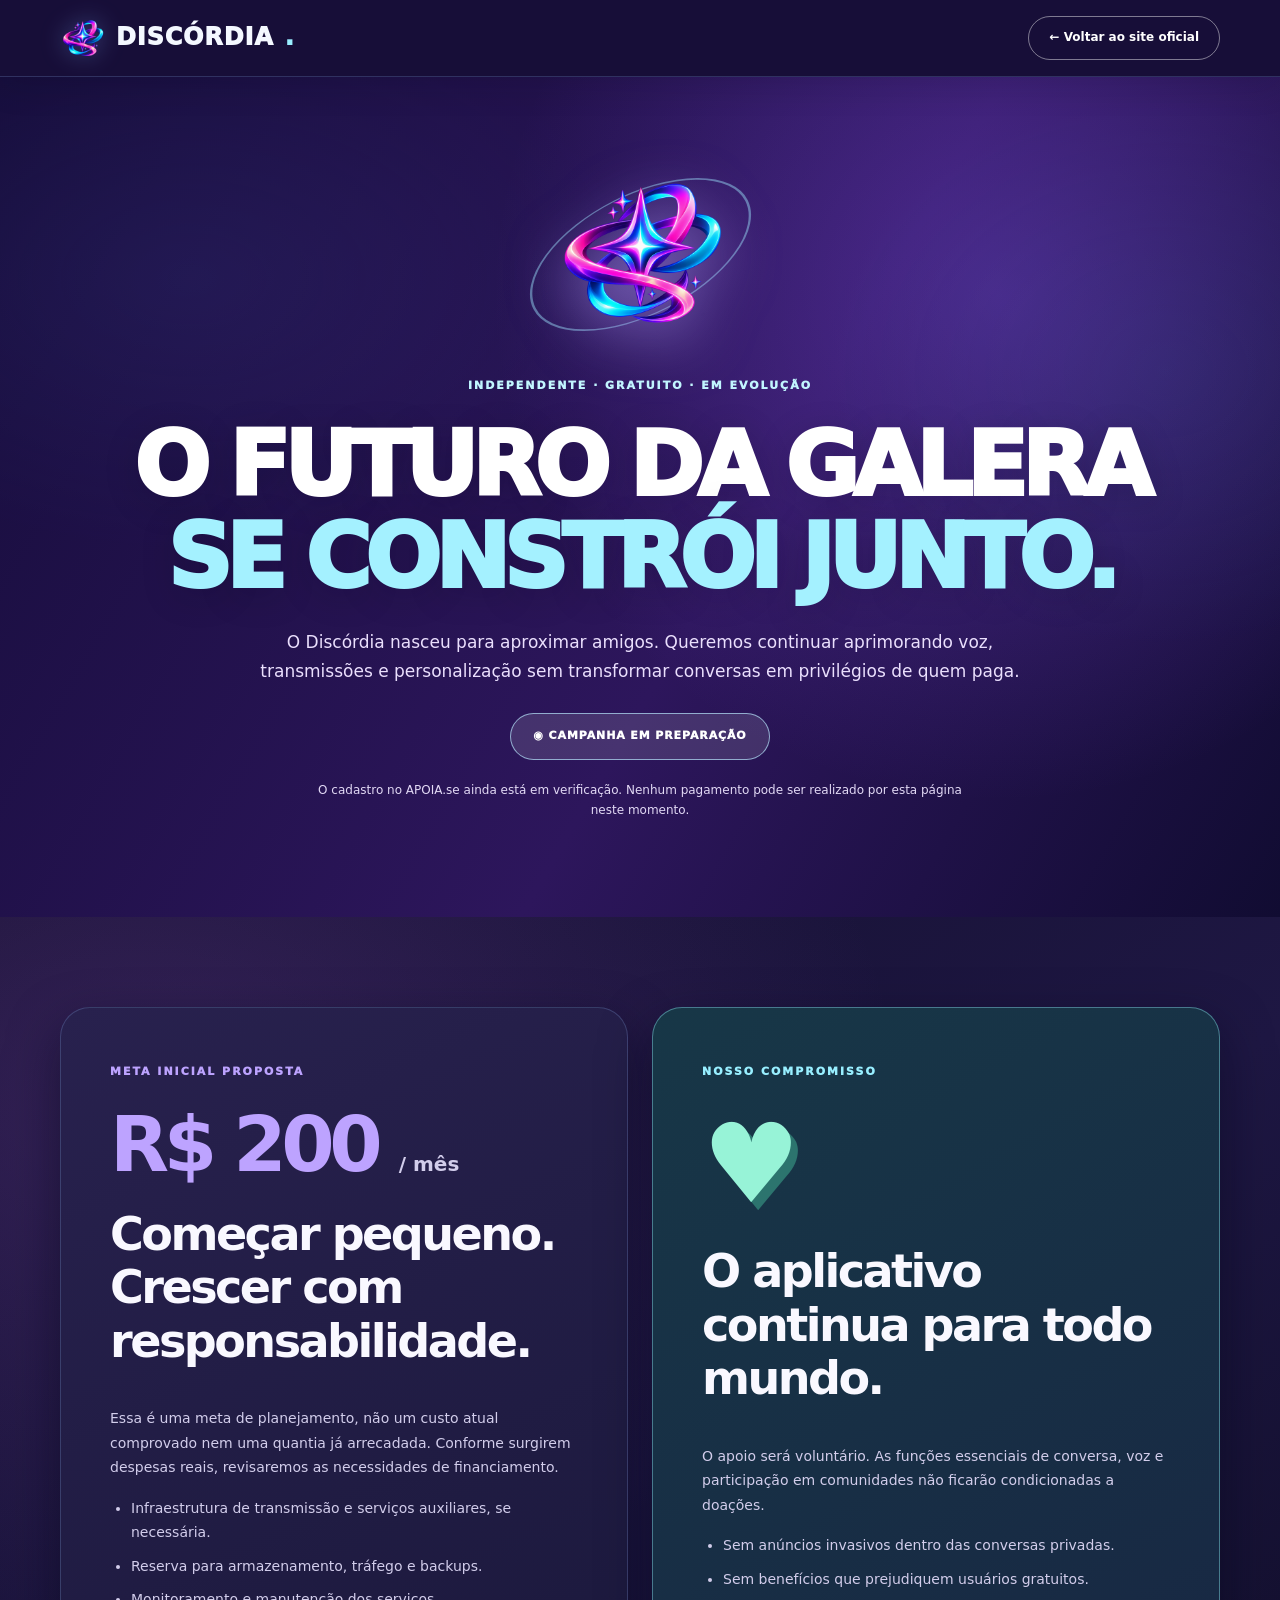
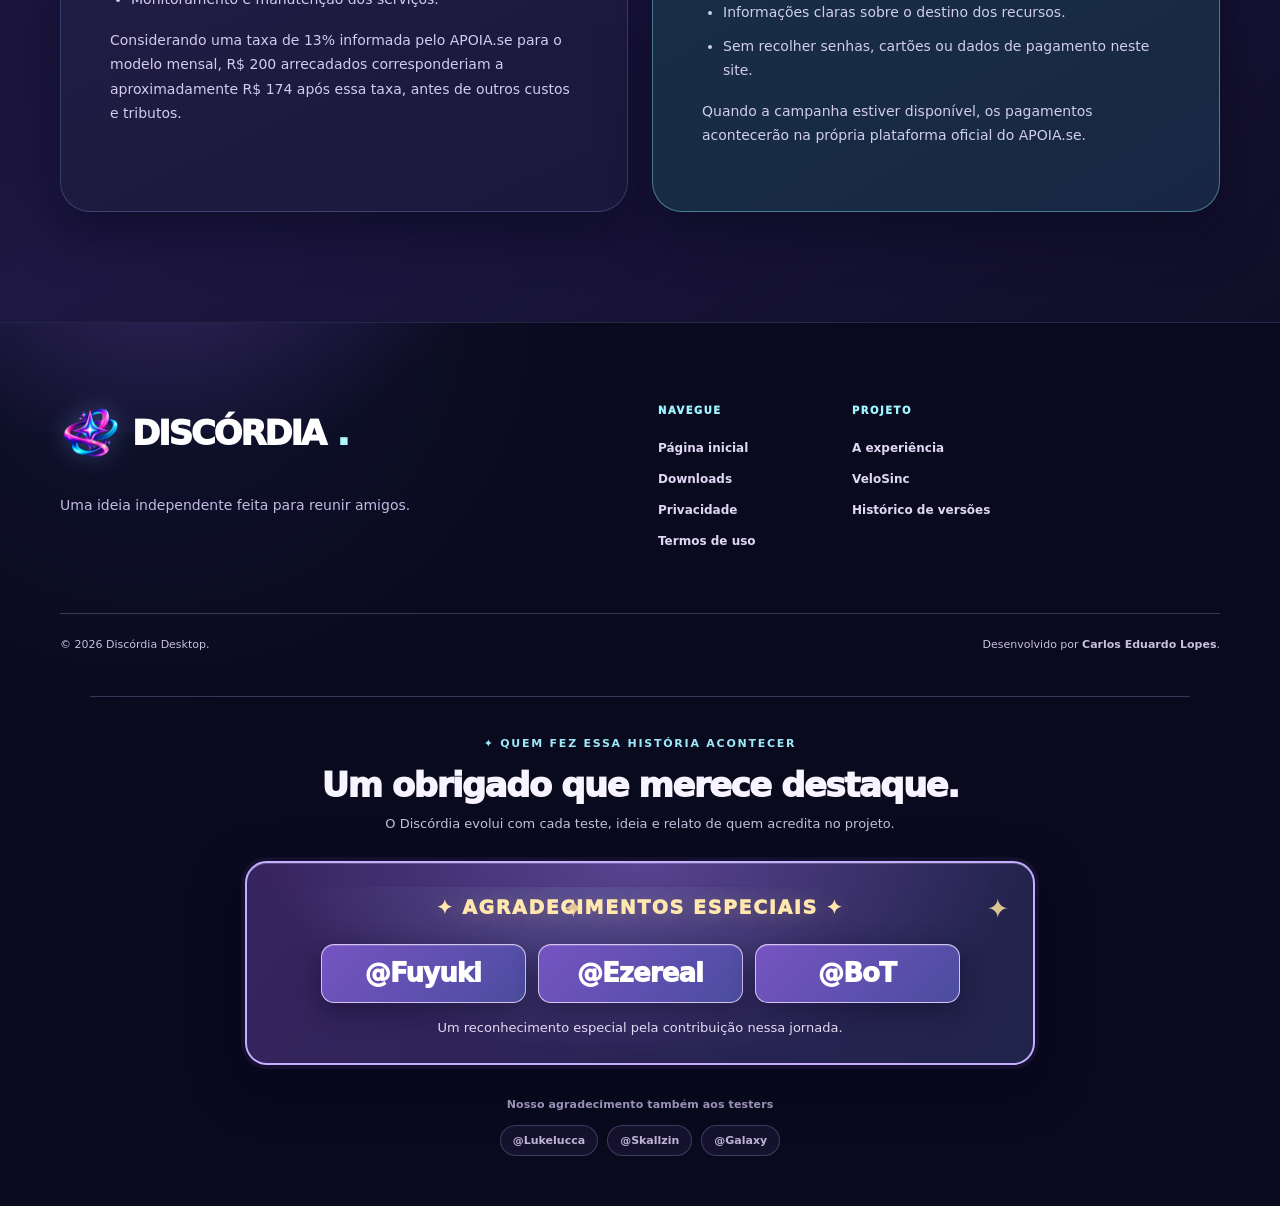
<file: apoie.html>
<!doctype html>
<html lang="pt-BR">
<head>
<meta charset="utf-8"><meta name="viewport" content="width=device-width,initial-scale=1">
<meta name="theme-color" content="#100d2c">
<meta name="description" content="Conheça a proposta de apoio voluntário ao Discórdia Desktop. Meta inicial de R$ 200 por mês. Campanha em preparação, sem pagamentos disponíveis nesta página.">
<meta property="og:title" content="Apoie o Discórdia — o futuro da galera se constrói junto">
<meta property="og:description" content="Um projeto independente para reunir amigos. Veja como planejamos manter a infraestrutura.">
<meta property="og:type" content="website">
<link rel="canonical" href="https://discordia-ari.pages.dev/apoie.html">
<meta property="og:url" content="https://discordia-ari.pages.dev/apoie.html">
<meta property="og:image" content="https://discordia-ari.pages.dev/discordia-identity-2026.webp">
<meta http-equiv="Content-Security-Policy" content="default-src 'none'; script-src 'self'; style-src 'self'; img-src 'self' data:; connect-src 'none'; form-action 'none'; object-src 'none'; base-uri 'self'; upgrade-insecure-requests">
<script src="./legacy-github-pages-redirect.js" data-purpose="legacy-github-pages-redirect"></script>
<title>Apoie o projeto | Discórdia Desktop</title>
<link rel="icon" href="./discordia-orbit-app.png" type="image/png">
<link rel="stylesheet" href="./site.css">
<link rel="stylesheet" href="./immersive-landing-2026.css?v=full-redesign-20261025">
<link rel="stylesheet" href="./unified-site-2026.css?v=rc13-testers-20261101">
<link rel="stylesheet" href="./dark-finish-2026.css?v=dark-final-20261025">
<script src="./site-support.js" defer></script>
<link rel="stylesheet" href="./homenagem-testers-especiais-v2-20261101.css">
<link rel="stylesheet" href="./brand-unified-20261108.css">
<link rel="apple-touch-icon" href="./discordia-orbit-app.png">
</head>
<body>
<a class="skip-link" href="#principal">Pular para o conteúdo</a>
<header class="n27-subheader"><div class="container n27-subheader-inner">
 <a class="n27-subbrand" href="./index.html#inicio"><img src="./discordia-orbit-app.png" alt="" width="45" height="45">DISCÓRDIA<span>.</span></a>
 <a class="n27-backsite" href="./index.html#inicio">← Voltar ao site oficial</a>
</div></header>
<main id="principal">
 <section class="n27-support-hero" aria-labelledby="n27-support-heading">
  <div class="container n27-support-hero-inner">
   <div class="n27-support-hero-icon"><img src="./discordia-orbit-app.png" width="175" height="175" alt="Logo original do Discórdia Desktop"></div>
   <span class="n27-eyebrow">INDEPENDENTE · GRATUITO · EM EVOLUÇÃO</span>
   <h1 id="n27-support-heading">O FUTURO DA GALERA<br><em>SE CONSTRÓI JUNTO.</em></h1>
   <p>O Discórdia nasceu para aproximar amigos. Queremos continuar aprimorando voz, transmissões e personalização sem transformar conversas em privilégios de quem paga.</p>
   <span class="n27-campaign-pill">◉ CAMPANHA EM PREPARAÇÃO</span>
   <a data-campaign-button class="n27-open-campaign" href="#" target="_blank" rel="noopener noreferrer" hidden>Apoiar pelo APOIA.se ↗</a>
   <p data-apoia-pending class="n27-campaign-hold">O cadastro no APOIA.se ainda está em verificação. Nenhum pagamento pode ser realizado por esta página neste momento.</p>
  </div>
 </section>
 <section class="n27-support-detail" aria-label="Meta e compromisso do projeto"><div class="container n27-support-detail-grid">
   <article class="n27-support-detail-card">
    <span class="n27-eyebrow">META INICIAL PROPOSTA</span>
    <strong class="n27-goal-number">R$ 200 <small>/ mês</small></strong>
    <h2>Começar pequeno. Crescer com responsabilidade.</h2>
    <p>Essa é uma meta de planejamento, não um custo atual comprovado nem uma quantia já arrecadada. Conforme surgirem despesas reais, revisaremos as necessidades de financiamento.</p>
    <ul><li>Infraestrutura de transmissão e serviços auxiliares, se necessária.</li><li>Reserva para armazenamento, tráfego e backups.</li><li>Monitoramento e manutenção dos serviços.</li></ul>
    <p>Considerando uma taxa de 13% informada pelo APOIA.se para o modelo mensal, R$ 200 arrecadados corresponderiam a aproximadamente R$ 174 após essa taxa, antes de outros custos e tributos.</p>
   </article>
   <article class="n27-support-detail-card second">
    <span class="n27-eyebrow">NOSSO COMPROMISSO</span>
    <span class="n27-heart-large" aria-hidden="true">♥</span>
    <h2>O aplicativo continua para todo mundo.</h2>
    <p>O apoio será voluntário. As funções essenciais de conversa, voz e participação em comunidades não ficarão condicionadas a doações.</p>
    <ul><li>Sem anúncios invasivos dentro das conversas privadas.</li><li>Sem benefícios que prejudiquem usuários gratuitos.</li><li>Informações claras sobre o destino dos recursos.</li><li>Sem recolher senhas, cartões ou dados de pagamento neste site.</li></ul>
    <p>Quando a campanha estiver disponível, os pagamentos acontecerão na própria plataforma oficial do APOIA.se.</p>
   </article>
 </div></section>
</main>
<footer class="n27-footer"><div class="container n27-footer-head">
 <div class="n27-footer-logo"><a href="./index.html#inicio"><img src="./discordia-orbit-app.png" width="60" height="60" alt="">DISCÓRDIA<span class="n27-footer-dot">.</span></a><p>Uma ideia independente feita para reunir amigos.</p></div>
 <div class="n27-footer-links"><div><strong>NAVEGUE</strong><a href="./index.html">Página inicial</a><a href="./index.html#downloads">Downloads</a><a href="./privacidade.html">Privacidade</a><a href="./termos.html">Termos de uso</a></div><div><strong>PROJETO</strong><a href="./index.html#recursos">A experiência</a><a href="./index.html#velosinc">VeloSinc</a><a href="./versoes.html">Histórico de versões</a></div></div>
 </div><div class="container n27-footer-bottom"><span>© 2026 Discórdia Desktop.</span><span>Desenvolvido por <strong>Carlos Eduardo Lopes</strong>.</span></div>
<div class="container n27-footer-testers" aria-label="Homenagem aos testers do Discórdia">
  <span class="n27-testers-eyebrow">✦ QUEM FEZ ESSA HISTÓRIA ACONTECER</span>
  <h2 class="n27-footer-testers-title">Um obrigado que merece destaque.</h2>
  <p class="n27-testers-intro">O Discórdia evolui com cada teste, ideia e relato de quem acredita no projeto.</p>
  <div class="n27-testers-special" aria-label="Agradecimentos especiais">
    <strong class="n27-testers-special-label">✦ AGRADECIMENTOS ESPECIAIS ✦</strong>
    <div class="n27-testers-special-names">
      <span>@Fuyuki</span><span>@Ezereal</span><span>@BoT</span>
    </div>
    <p>Um reconhecimento especial pela contribuição nessa jornada.</p>
  </div>
  <div class="n27-testers-community" aria-label="Agradecimento aos demais testers">
    <span class="n27-testers-community-label">Nosso agradecimento também aos testers</span>
    <div class="n27-testers-names">
      <span>@Lukelucca</span><span>@Skallzin</span><span>@Galaxy</span>
    </div>
  </div>
</div>
</footer>
</body>
</html>
</file>
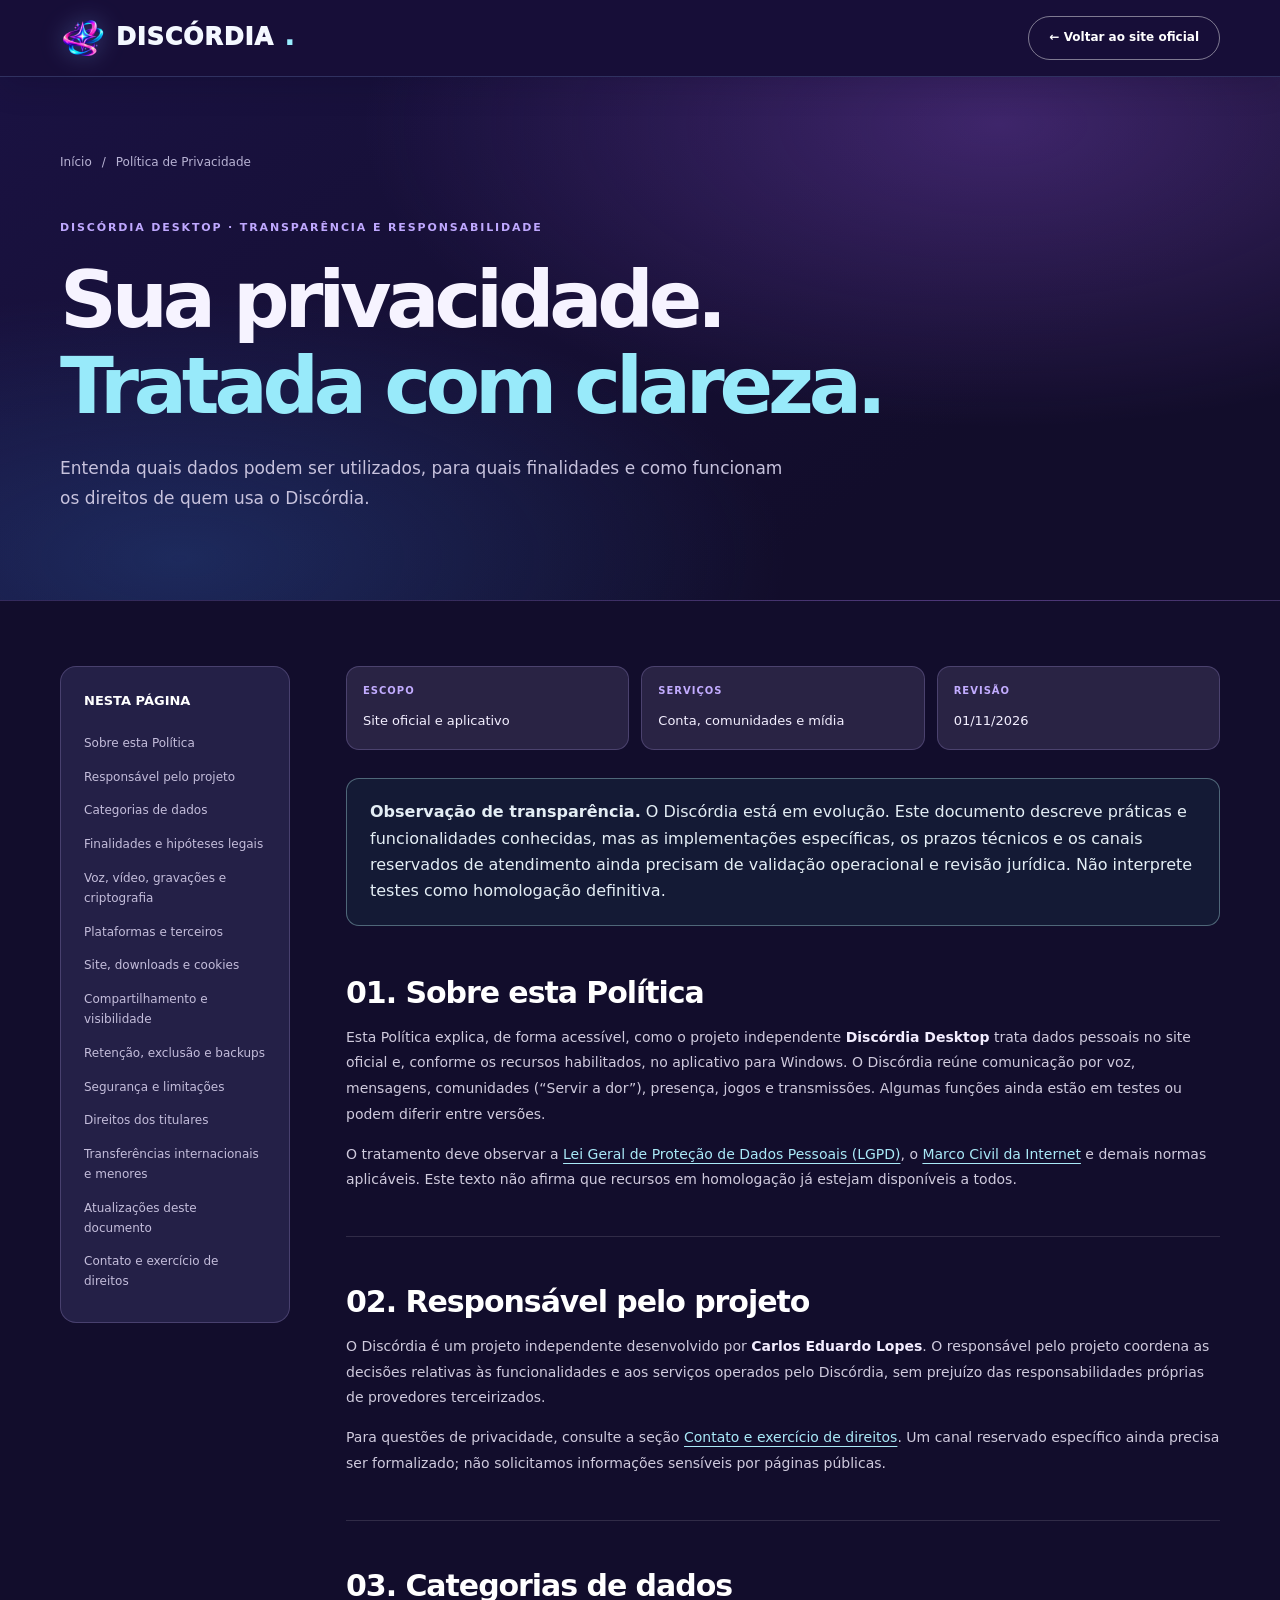
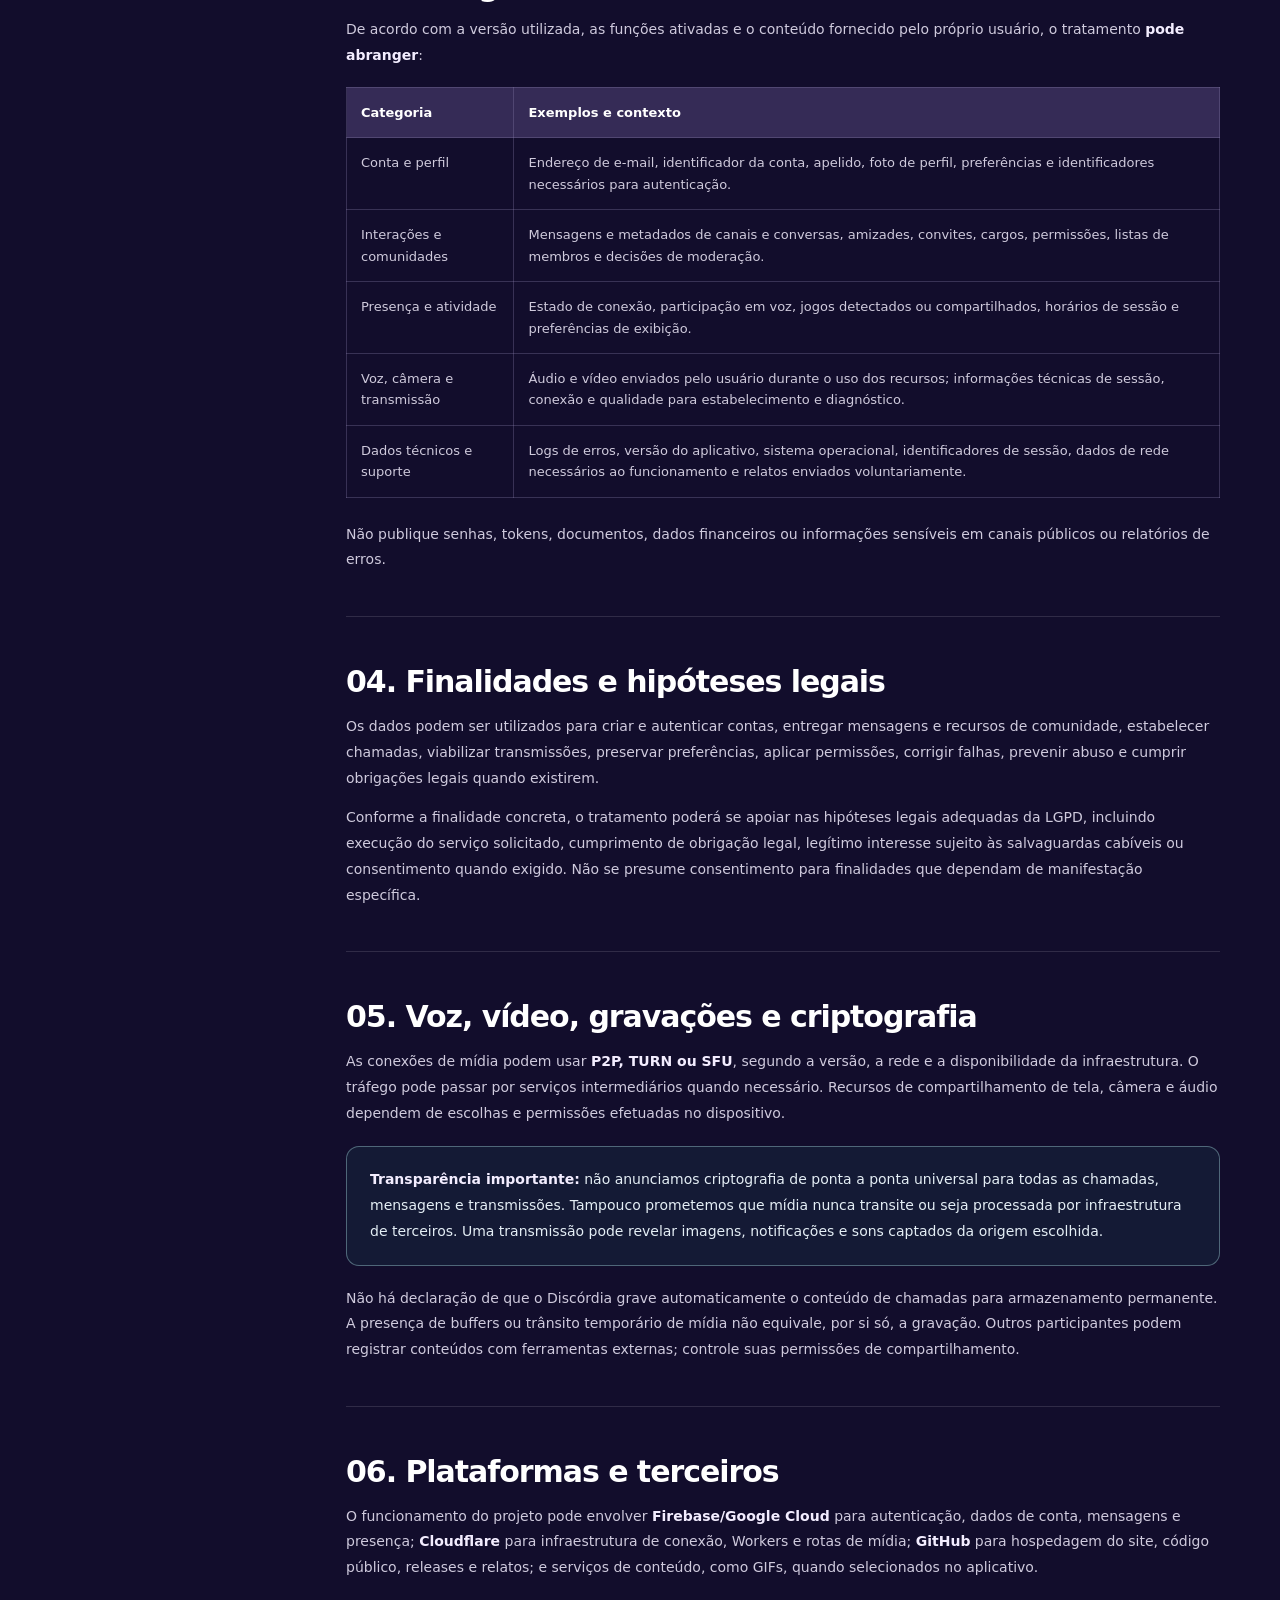
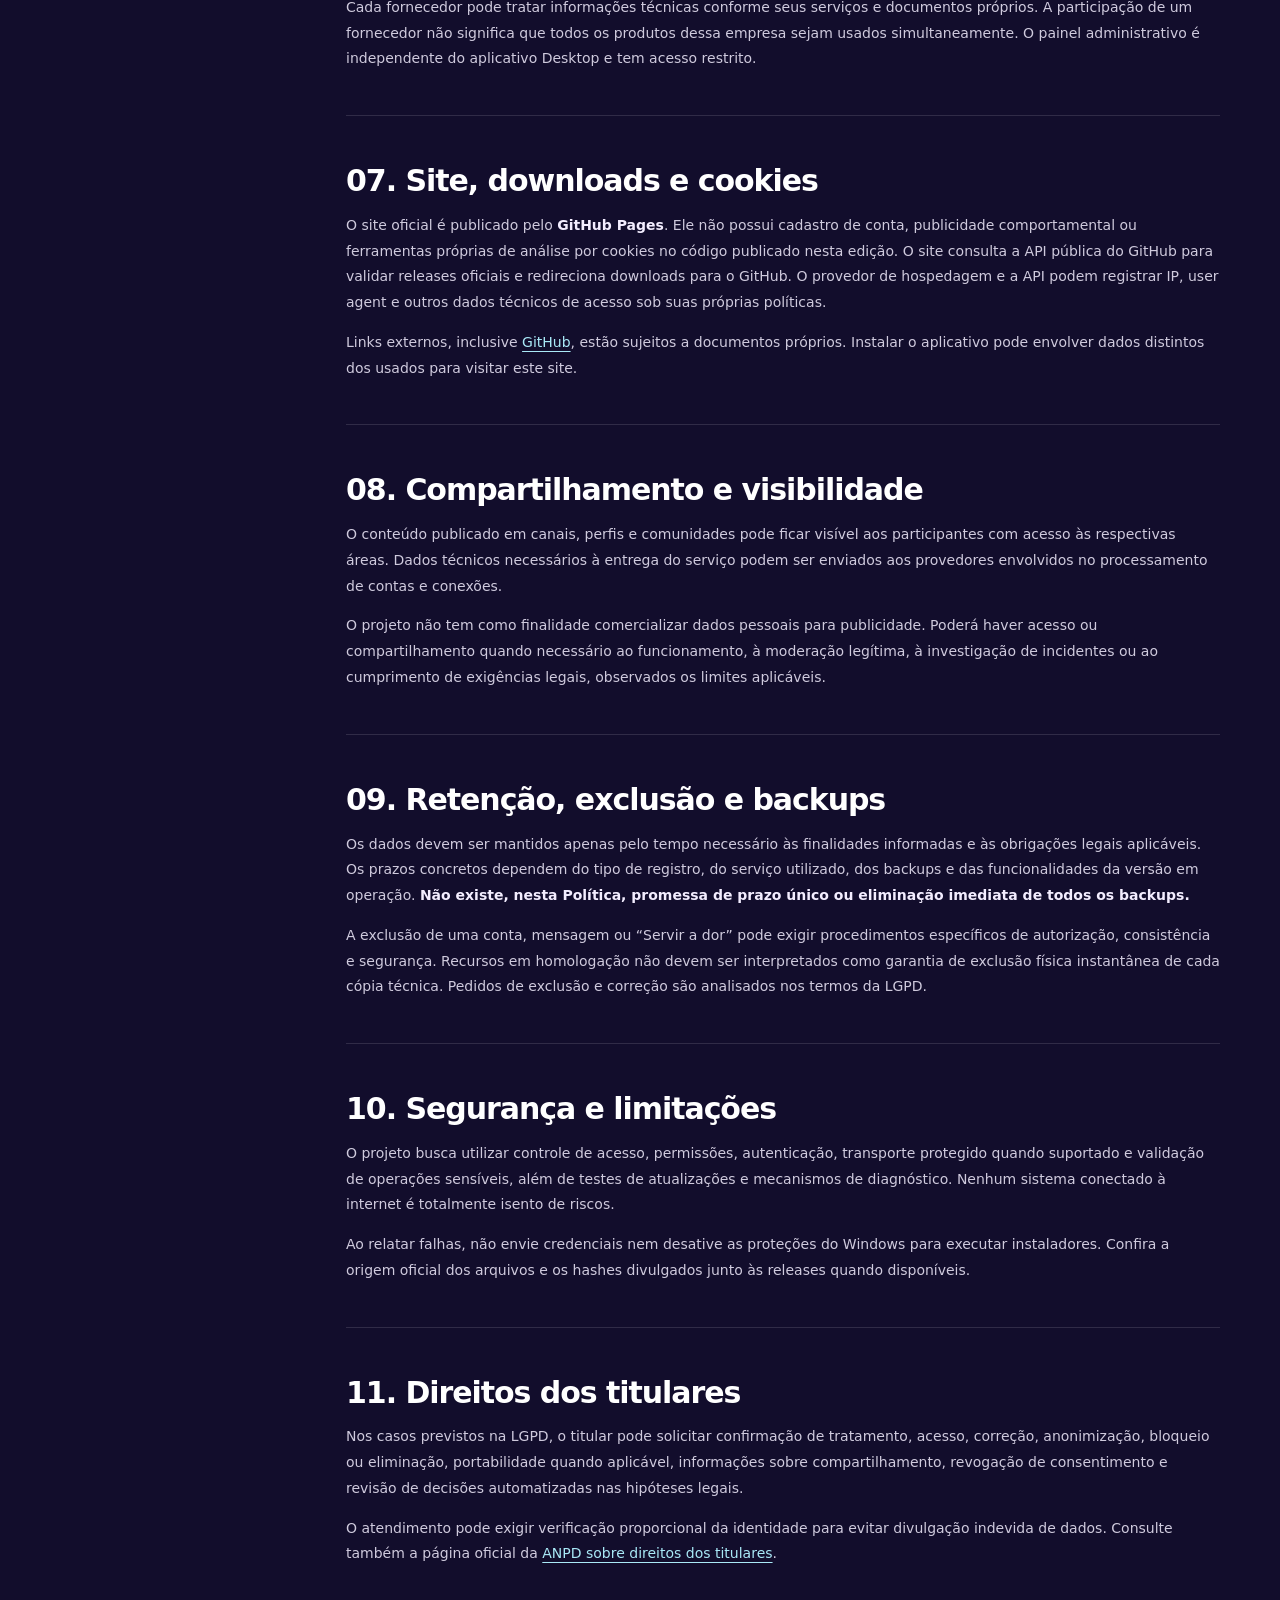
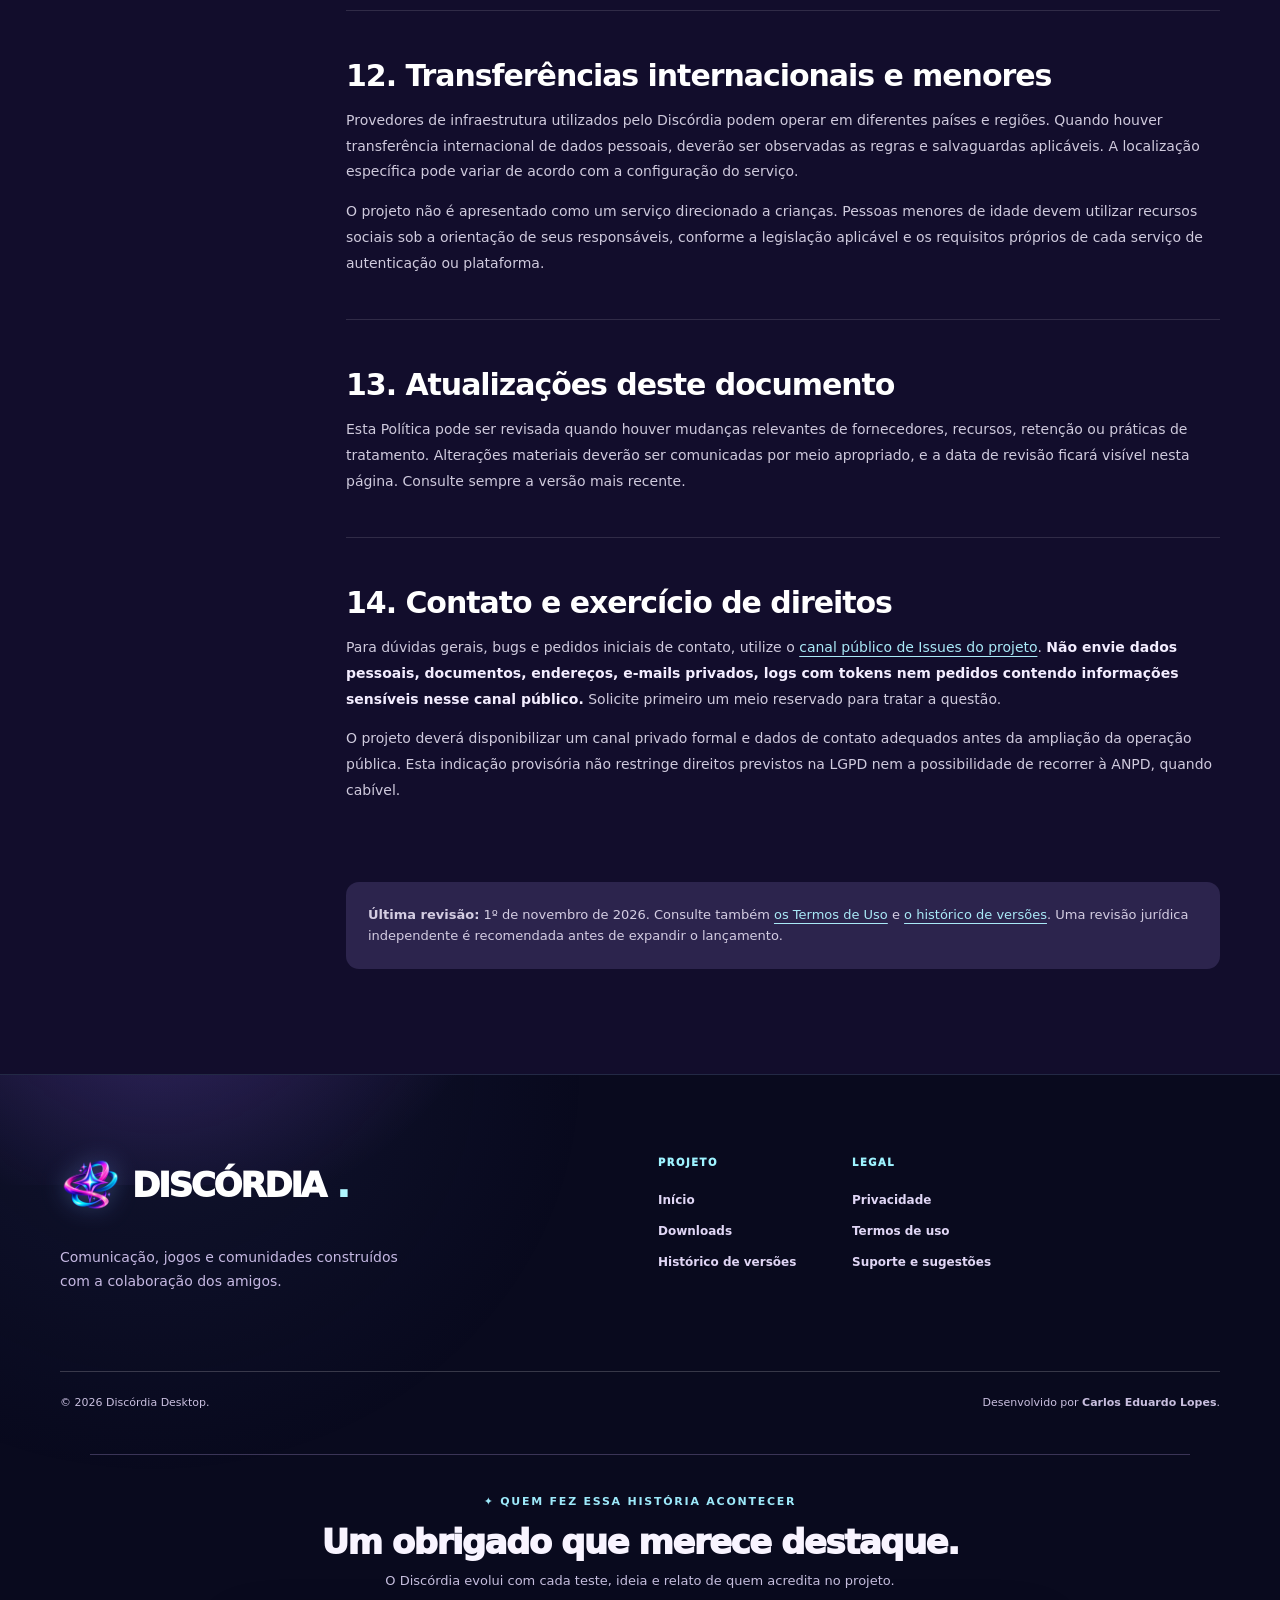
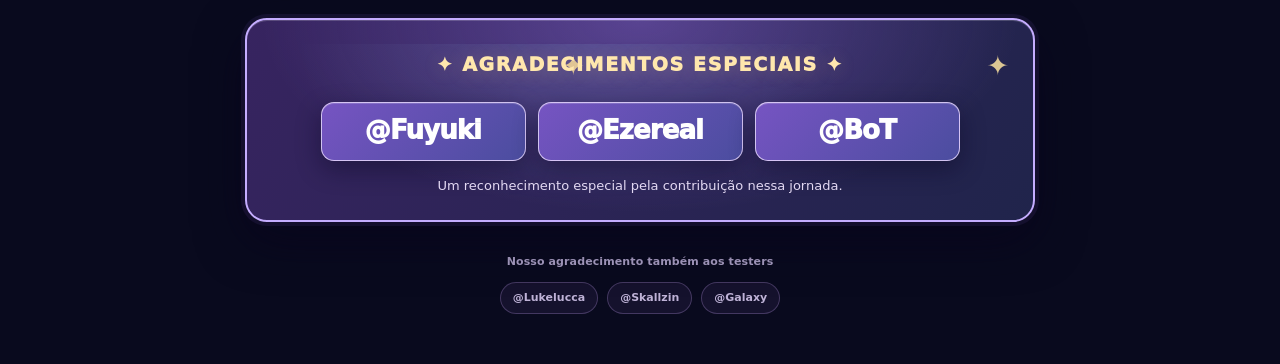
<file: privacidade.html>
<!doctype html><html lang="pt-BR"><head><meta charset="utf-8"><meta name="viewport" content="width=device-width,initial-scale=1"><meta name="theme-color" content="#100d2c"><meta name="description" content="Como o Discórdia Desktop trata dados de conta, comunicação, presença, transmissão e serviços externos, de acordo com as funcionalidades disponíveis."><meta property="og:title" content="Política de Privacidade | Discórdia Desktop"><meta property="og:description" content="Como o Discórdia Desktop trata dados de conta, comunicação, presença, transmissão e serviços externos, de acordo com as funcionalidades disponíveis."><meta property="og:type" content="website">
<link rel="canonical" href="https://discordia-ari.pages.dev/privacidade.html">
<meta property="og:url" content="https://discordia-ari.pages.dev/privacidade.html"><meta property="og:image" content="https://discordia-ari.pages.dev/discordia-identity-2026.webp"><meta http-equiv="Content-Security-Policy" content="default-src 'none'; script-src 'self'; style-src 'self'; img-src 'self' data:; connect-src 'none'; form-action 'none'; object-src 'none'; base-uri 'self'; upgrade-insecure-requests">
<script src="./legacy-github-pages-redirect.js" data-purpose="legacy-github-pages-redirect"></script><title>Política de Privacidade | Discórdia Desktop</title><link rel="icon" href="./discordia-orbit-app.png" type="image/png"><link rel="stylesheet" href="./site.css"><link rel="stylesheet" href="./immersive-landing-2026.css?v=full-redesign-20261025"><link rel="stylesheet" href="./unified-site-2026.css?v=rc13-testers-20261101"><link rel="stylesheet" href="./dark-finish-2026.css?v=dark-final-20261025"><link rel="stylesheet" href="./legal-historico.css?v=20261101"><link rel="stylesheet" href="./homenagem-testers-especiais-v2-20261101.css">
<link rel="stylesheet" href="./brand-unified-20261108.css">
<link rel="apple-touch-icon" href="./discordia-orbit-app.png">
</head><body><a class="skip-link" href="#principal">Pular para o conteúdo</a><header class="n27-subheader"><div class="container n27-subheader-inner"><a class="n27-subbrand" href="./index.html#inicio"><img src="./discordia-orbit-app.png" alt="" width="45" height="45">DISCÓRDIA<span>.</span></a><a class="n27-backsite" href="./index.html#inicio">← Voltar ao site oficial</a></div></header><main class="dl-main" id="principal"><section class="dl-hero"><div class="container"><div class="dv-breadcrumb"><a href="./index.html">Início</a><span>/</span><span>Política de Privacidade</span></div><span class="dl-eyebrow">DISCÓRDIA DESKTOP · TRANSPARÊNCIA E RESPONSABILIDADE</span><h1>Sua privacidade.<br><em>Tratada com clareza.</em></h1><p>Entenda quais dados podem ser utilizados, para quais finalidades e como funcionam os direitos de quem usa o Discórdia.</p></div></section><div class="container dl-layout"><aside class="dl-toc"><strong>NESTA PÁGINA</strong><nav class="dl-toc-links" aria-label="Índice do documento"><a href="#escopo">Sobre esta Política</a><a href="#responsavel">Responsável pelo projeto</a><a href="#dados">Categorias de dados</a><a href="#finalidades">Finalidades e hipóteses legais</a><a href="#comunicacoes">Voz, vídeo, gravações e criptografia</a><a href="#fornecedores">Plataformas e terceiros</a><a href="#site">Site, downloads e cookies</a><a href="#compartilhamento">Compartilhamento e visibilidade</a><a href="#retencao">Retenção, exclusão e backups</a><a href="#seguranca">Segurança e limitações</a><a href="#direitos">Direitos dos titulares</a><a href="#transferencia">Transferências internacionais e menores</a><a href="#alteracoes">Atualizações deste documento</a><a href="#contato">Contato e exercício de direitos</a></nav></aside><article class="dl-document"><div class="dl-quick"><div><strong>Escopo</strong><span>Site oficial e aplicativo</span></div><div><strong>Serviços</strong><span>Conta, comunidades e mídia</span></div><div><strong>Revisão</strong><span>01/11/2026</span></div></div><div class="dl-notice"><p><strong>Observação de transparência.</strong> O Discórdia está em evolução. Este documento descreve práticas e funcionalidades conhecidas, mas as implementações específicas, os prazos técnicos e os canais reservados de atendimento ainda precisam de validação operacional e revisão jurídica. Não interprete testes como homologação definitiva.</p></div><section class="dl-section" id="escopo"><h2>01. Sobre esta Política</h2><p>Esta Política explica, de forma acessível, como o projeto independente <strong>Discórdia Desktop</strong> trata dados pessoais no site oficial e, conforme os recursos habilitados, no aplicativo para Windows. O Discórdia reúne comunicação por voz, mensagens, comunidades (“Servir a dor”), presença, jogos e transmissões. Algumas funções ainda estão em testes ou podem diferir entre versões.</p><p>O tratamento deve observar a <a href="https://www.planalto.gov.br/ccivil_03/_ato2015-2018/2018/lei/l13709.htm" target="_blank" rel="noopener noreferrer">Lei Geral de Proteção de Dados Pessoais (LGPD)</a>, o <a href="https://www.planalto.gov.br/ccivil_03/_ato2011-2014/2014/lei/l12965.htm" target="_blank" rel="noopener noreferrer">Marco Civil da Internet</a> e demais normas aplicáveis. Este texto não afirma que recursos em homologação já estejam disponíveis a todos.</p></section><section class="dl-section" id="responsavel"><h2>02. Responsável pelo projeto</h2><p>O Discórdia é um projeto independente desenvolvido por <strong>Carlos Eduardo Lopes</strong>. O responsável pelo projeto coordena as decisões relativas às funcionalidades e aos serviços operados pelo Discórdia, sem prejuízo das responsabilidades próprias de provedores terceirizados.</p><p>Para questões de privacidade, consulte a seção <a href="#contato">Contato e exercício de direitos</a>. Um canal reservado específico ainda precisa ser formalizado; não solicitamos informações sensíveis por páginas públicas.</p></section><section class="dl-section" id="dados"><h2>03. Categorias de dados</h2><p>De acordo com a versão utilizada, as funções ativadas e o conteúdo fornecido pelo próprio usuário, o tratamento <strong>pode abranger</strong>:</p><table class="dl-table"><thead><tr><th>Categoria</th><th>Exemplos e contexto</th></tr></thead><tbody><tr><td>Conta e perfil</td><td>Endereço de e-mail, identificador da conta, apelido, foto de perfil, preferências e identificadores necessários para autenticação.</td></tr><tr><td>Interações e comunidades</td><td>Mensagens e metadados de canais e conversas, amizades, convites, cargos, permissões, listas de membros e decisões de moderação.</td></tr><tr><td>Presença e atividade</td><td>Estado de conexão, participação em voz, jogos detectados ou compartilhados, horários de sessão e preferências de exibição.</td></tr><tr><td>Voz, câmera e transmissão</td><td>Áudio e vídeo enviados pelo usuário durante o uso dos recursos; informações técnicas de sessão, conexão e qualidade para estabelecimento e diagnóstico.</td></tr><tr><td>Dados técnicos e suporte</td><td>Logs de erros, versão do aplicativo, sistema operacional, identificadores de sessão, dados de rede necessários ao funcionamento e relatos enviados voluntariamente.</td></tr></tbody></table><p>Não publique senhas, tokens, documentos, dados financeiros ou informações sensíveis em canais públicos ou relatórios de erros.</p></section><section class="dl-section" id="finalidades"><h2>04. Finalidades e hipóteses legais</h2><p>Os dados podem ser utilizados para criar e autenticar contas, entregar mensagens e recursos de comunidade, estabelecer chamadas, viabilizar transmissões, preservar preferências, aplicar permissões, corrigir falhas, prevenir abuso e cumprir obrigações legais quando existirem.</p><p>Conforme a finalidade concreta, o tratamento poderá se apoiar nas hipóteses legais adequadas da LGPD, incluindo execução do serviço solicitado, cumprimento de obrigação legal, legítimo interesse sujeito às salvaguardas cabíveis ou consentimento quando exigido. Não se presume consentimento para finalidades que dependam de manifestação específica.</p></section><section class="dl-section" id="comunicacoes"><h2>05. Voz, vídeo, gravações e criptografia</h2><p>As conexões de mídia podem usar <strong>P2P, TURN ou SFU</strong>, segundo a versão, a rede e a disponibilidade da infraestrutura. O tráfego pode passar por serviços intermediários quando necessário. Recursos de compartilhamento de tela, câmera e áudio dependem de escolhas e permissões efetuadas no dispositivo.</p><div class="dl-notice"><p><strong>Transparência importante:</strong> não anunciamos criptografia de ponta a ponta universal para todas as chamadas, mensagens e transmissões. Tampouco prometemos que mídia nunca transite ou seja processada por infraestrutura de terceiros. Uma transmissão pode revelar imagens, notificações e sons captados da origem escolhida.</p></div><p>Não há declaração de que o Discórdia grave automaticamente o conteúdo de chamadas para armazenamento permanente. A presença de buffers ou trânsito temporário de mídia não equivale, por si só, a gravação. Outros participantes podem registrar conteúdos com ferramentas externas; controle suas permissões de compartilhamento.</p></section><section class="dl-section" id="fornecedores"><h2>06. Plataformas e terceiros</h2><p>O funcionamento do projeto pode envolver <strong>Firebase/Google Cloud</strong> para autenticação, dados de conta, mensagens e presença; <strong>Cloudflare</strong> para infraestrutura de conexão, Workers e rotas de mídia; <strong>GitHub</strong> para hospedagem do site, código público, releases e relatos; e serviços de conteúdo, como GIFs, quando selecionados no aplicativo.</p><p>Cada fornecedor pode tratar informações técnicas conforme seus serviços e documentos próprios. A participação de um fornecedor não significa que todos os produtos dessa empresa sejam usados simultaneamente. O painel administrativo é independente do aplicativo Desktop e tem acesso restrito.</p></section><section class="dl-section" id="site"><h2>07. Site, downloads e cookies</h2><p>O site oficial é publicado pelo <strong>GitHub Pages</strong>. Ele não possui cadastro de conta, publicidade comportamental ou ferramentas próprias de análise por cookies no código publicado nesta edição. O site consulta a API pública do GitHub para validar releases oficiais e redireciona downloads para o GitHub. O provedor de hospedagem e a API podem registrar IP, user agent e outros dados técnicos de acesso sob suas próprias políticas.</p><p>Links externos, inclusive <a href="https://docs.github.com/pt/site-policy/privacy-policies/github-general-privacy-statement" target="_blank" rel="noopener noreferrer">GitHub</a>, estão sujeitos a documentos próprios. Instalar o aplicativo pode envolver dados distintos dos usados para visitar este site.</p></section><section class="dl-section" id="compartilhamento"><h2>08. Compartilhamento e visibilidade</h2><p>O conteúdo publicado em canais, perfis e comunidades pode ficar visível aos participantes com acesso às respectivas áreas. Dados técnicos necessários à entrega do serviço podem ser enviados aos provedores envolvidos no processamento de contas e conexões.</p><p>O projeto não tem como finalidade comercializar dados pessoais para publicidade. Poderá haver acesso ou compartilhamento quando necessário ao funcionamento, à moderação legítima, à investigação de incidentes ou ao cumprimento de exigências legais, observados os limites aplicáveis.</p></section><section class="dl-section" id="retencao"><h2>09. Retenção, exclusão e backups</h2><p>Os dados devem ser mantidos apenas pelo tempo necessário às finalidades informadas e às obrigações legais aplicáveis. Os prazos concretos dependem do tipo de registro, do serviço utilizado, dos backups e das funcionalidades da versão em operação. <strong>Não existe, nesta Política, promessa de prazo único ou eliminação imediata de todos os backups.</strong></p><p>A exclusão de uma conta, mensagem ou “Servir a dor” pode exigir procedimentos específicos de autorização, consistência e segurança. Recursos em homologação não devem ser interpretados como garantia de exclusão física instantânea de cada cópia técnica. Pedidos de exclusão e correção são analisados nos termos da LGPD.</p></section><section class="dl-section" id="seguranca"><h2>10. Segurança e limitações</h2><p>O projeto busca utilizar controle de acesso, permissões, autenticação, transporte protegido quando suportado e validação de operações sensíveis, além de testes de atualizações e mecanismos de diagnóstico. Nenhum sistema conectado à internet é totalmente isento de riscos.</p><p>Ao relatar falhas, não envie credenciais nem desative as proteções do Windows para executar instaladores. Confira a origem oficial dos arquivos e os hashes divulgados junto às releases quando disponíveis.</p></section><section class="dl-section" id="direitos"><h2>11. Direitos dos titulares</h2><p>Nos casos previstos na LGPD, o titular pode solicitar confirmação de tratamento, acesso, correção, anonimização, bloqueio ou eliminação, portabilidade quando aplicável, informações sobre compartilhamento, revogação de consentimento e revisão de decisões automatizadas nas hipóteses legais.</p><p>O atendimento pode exigir verificação proporcional da identidade para evitar divulgação indevida de dados. Consulte também a página oficial da <a href="https://www.gov.br/anpd/pt-br/assuntos/titular-de-dados-1/direito-dos-titulares" target="_blank" rel="noopener noreferrer">ANPD sobre direitos dos titulares</a>.</p></section><section class="dl-section" id="transferencia"><h2>12. Transferências internacionais e menores</h2><p>Provedores de infraestrutura utilizados pelo Discórdia podem operar em diferentes países e regiões. Quando houver transferência internacional de dados pessoais, deverão ser observadas as regras e salvaguardas aplicáveis. A localização específica pode variar de acordo com a configuração do serviço.</p><p>O projeto não é apresentado como um serviço direcionado a crianças. Pessoas menores de idade devem utilizar recursos sociais sob a orientação de seus responsáveis, conforme a legislação aplicável e os requisitos próprios de cada serviço de autenticação ou plataforma.</p></section><section class="dl-section" id="alteracoes"><h2>13. Atualizações deste documento</h2><p>Esta Política pode ser revisada quando houver mudanças relevantes de fornecedores, recursos, retenção ou práticas de tratamento. Alterações materiais deverão ser comunicadas por meio apropriado, e a data de revisão ficará visível nesta página. Consulte sempre a versão mais recente.</p></section><section class="dl-section" id="contato"><h2>14. Contato e exercício de direitos</h2><p>Para dúvidas gerais, bugs e pedidos iniciais de contato, utilize o <a href="https://github.com/magaskye/discordia/issues/new/choose" target="_blank" rel="noopener noreferrer">canal público de Issues do projeto</a>. <strong>Não envie dados pessoais, documentos, endereços, e-mails privados, logs com tokens nem pedidos contendo informações sensíveis nesse canal público.</strong> Solicite primeiro um meio reservado para tratar a questão.</p><p>O projeto deverá disponibilizar um canal privado formal e dados de contato adequados antes da ampliação da operação pública. Esta indicação provisória não restringe direitos previstos na LGPD nem a possibilidade de recorrer à ANPD, quando cabível.</p></section><p class="dl-doc-end"><strong>Última revisão:</strong> 1º de novembro de 2026. Consulte também <a href="./termos.html">os Termos de Uso</a> e <a href="./versoes.html">o histórico de versões</a>. Uma revisão jurídica independente é recomendada antes de expandir o lançamento.</p></article></div></main><footer class="n27-footer"><div class="container n27-footer-head"><div class="n27-footer-logo"><a href="./index.html#inicio"><img src="./discordia-orbit-app.png" width="60" height="60" alt="">DISCÓRDIA<span class="n27-footer-dot">.</span></a><p>Comunicação, jogos e comunidades construídos com a colaboração dos amigos.</p></div><div class="n27-footer-links"><div><strong>PROJETO</strong><a href="./index.html">Início</a><a href="./index.html#downloads">Downloads</a><a href="./versoes.html">Histórico de versões</a></div><div><strong>LEGAL</strong><a href="./privacidade.html">Privacidade</a><a href="./termos.html">Termos de uso</a><a href="https://github.com/magaskye/discordia/issues/new/choose" target="_blank" rel="noopener noreferrer">Suporte e sugestões</a></div></div></div><div class="container n27-footer-bottom"><span>© 2026 Discórdia Desktop.</span><span>Desenvolvido por <strong>Carlos Eduardo Lopes</strong>.</span></div><div class="container n27-footer-testers" aria-label="Homenagem aos testers do Discórdia">
  <span class="n27-testers-eyebrow">✦ QUEM FEZ ESSA HISTÓRIA ACONTECER</span>
  <h2 class="n27-footer-testers-title">Um obrigado que merece destaque.</h2>
  <p class="n27-testers-intro">O Discórdia evolui com cada teste, ideia e relato de quem acredita no projeto.</p>
  <div class="n27-testers-special" aria-label="Agradecimentos especiais">
    <strong class="n27-testers-special-label">✦ AGRADECIMENTOS ESPECIAIS ✦</strong>
    <div class="n27-testers-special-names">
      <span>@Fuyuki</span><span>@Ezereal</span><span>@BoT</span>
    </div>
    <p>Um reconhecimento especial pela contribuição nessa jornada.</p>
  </div>
  <div class="n27-testers-community" aria-label="Agradecimento aos demais testers">
    <span class="n27-testers-community-label">Nosso agradecimento também aos testers</span>
    <div class="n27-testers-names">
      <span>@Lukelucca</span><span>@Skallzin</span><span>@Galaxy</span>
    </div>
  </div>
</div>
</footer></body></html>
</file>
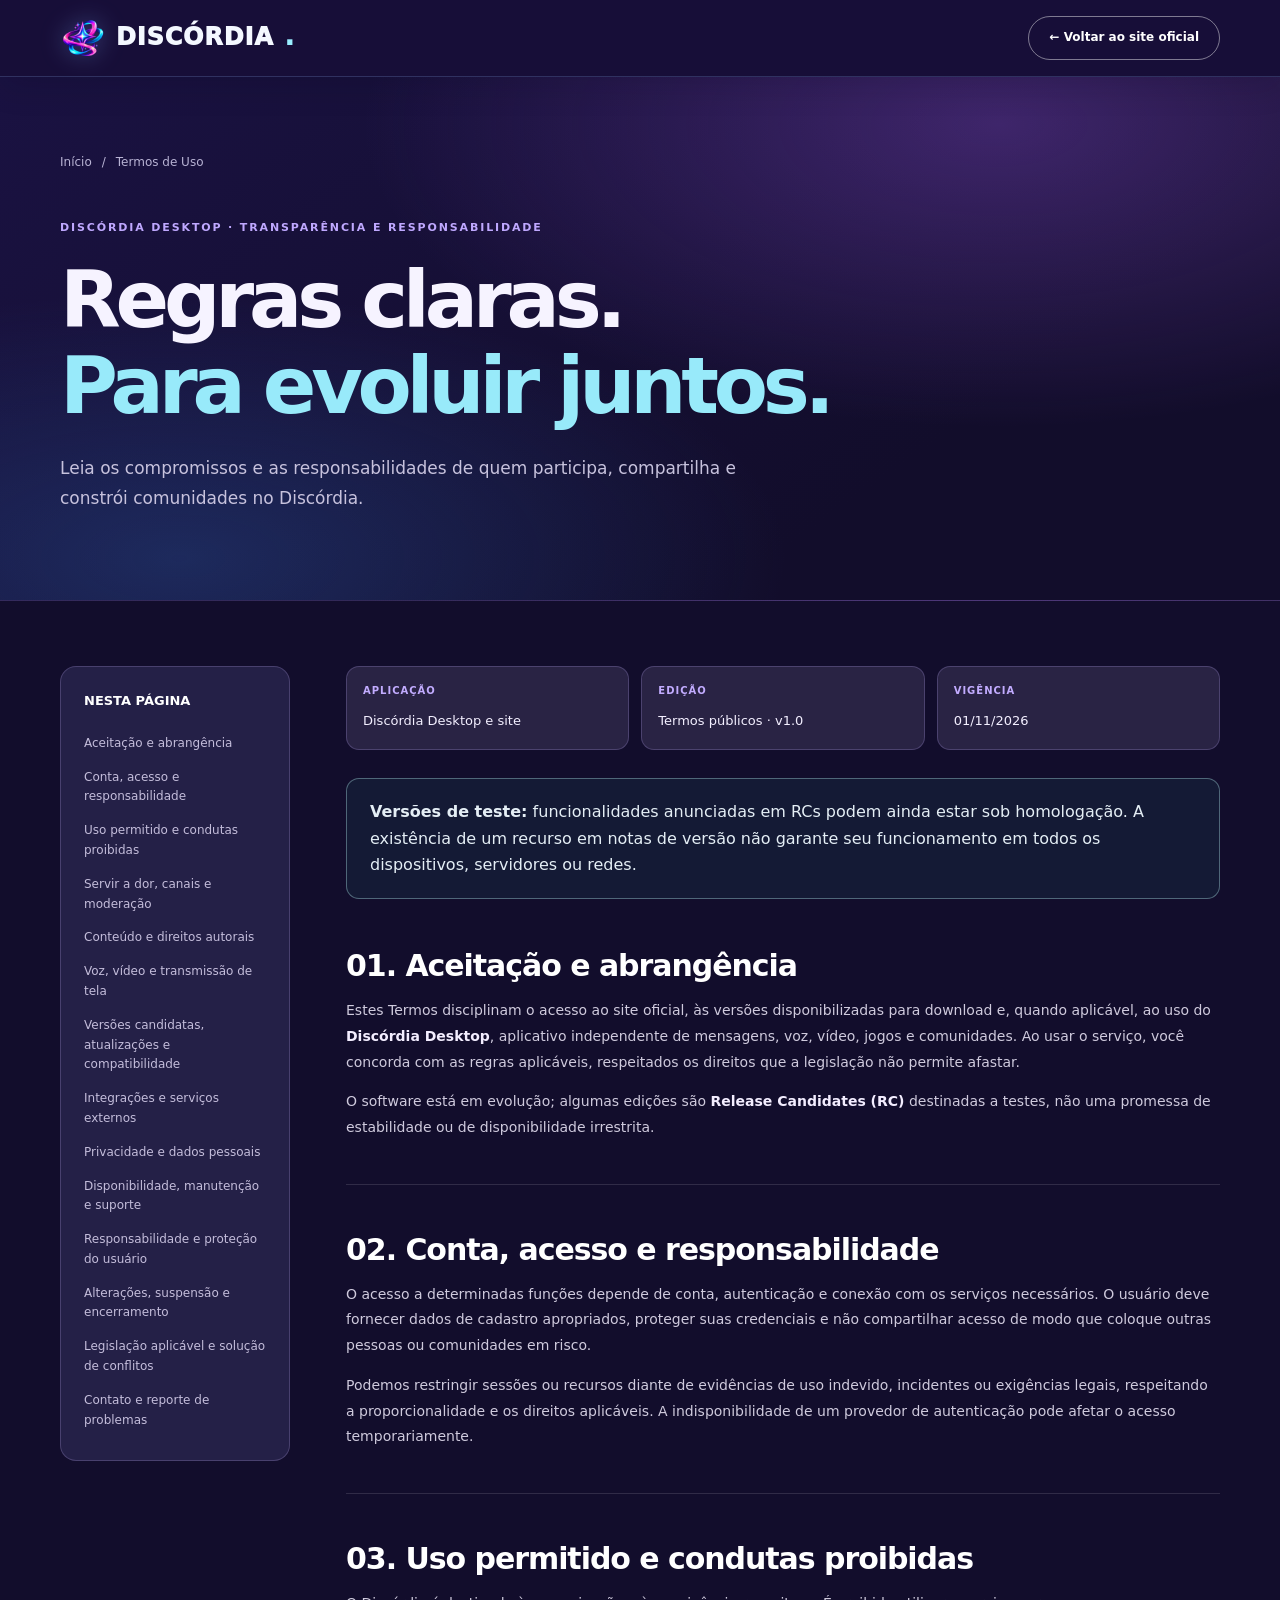
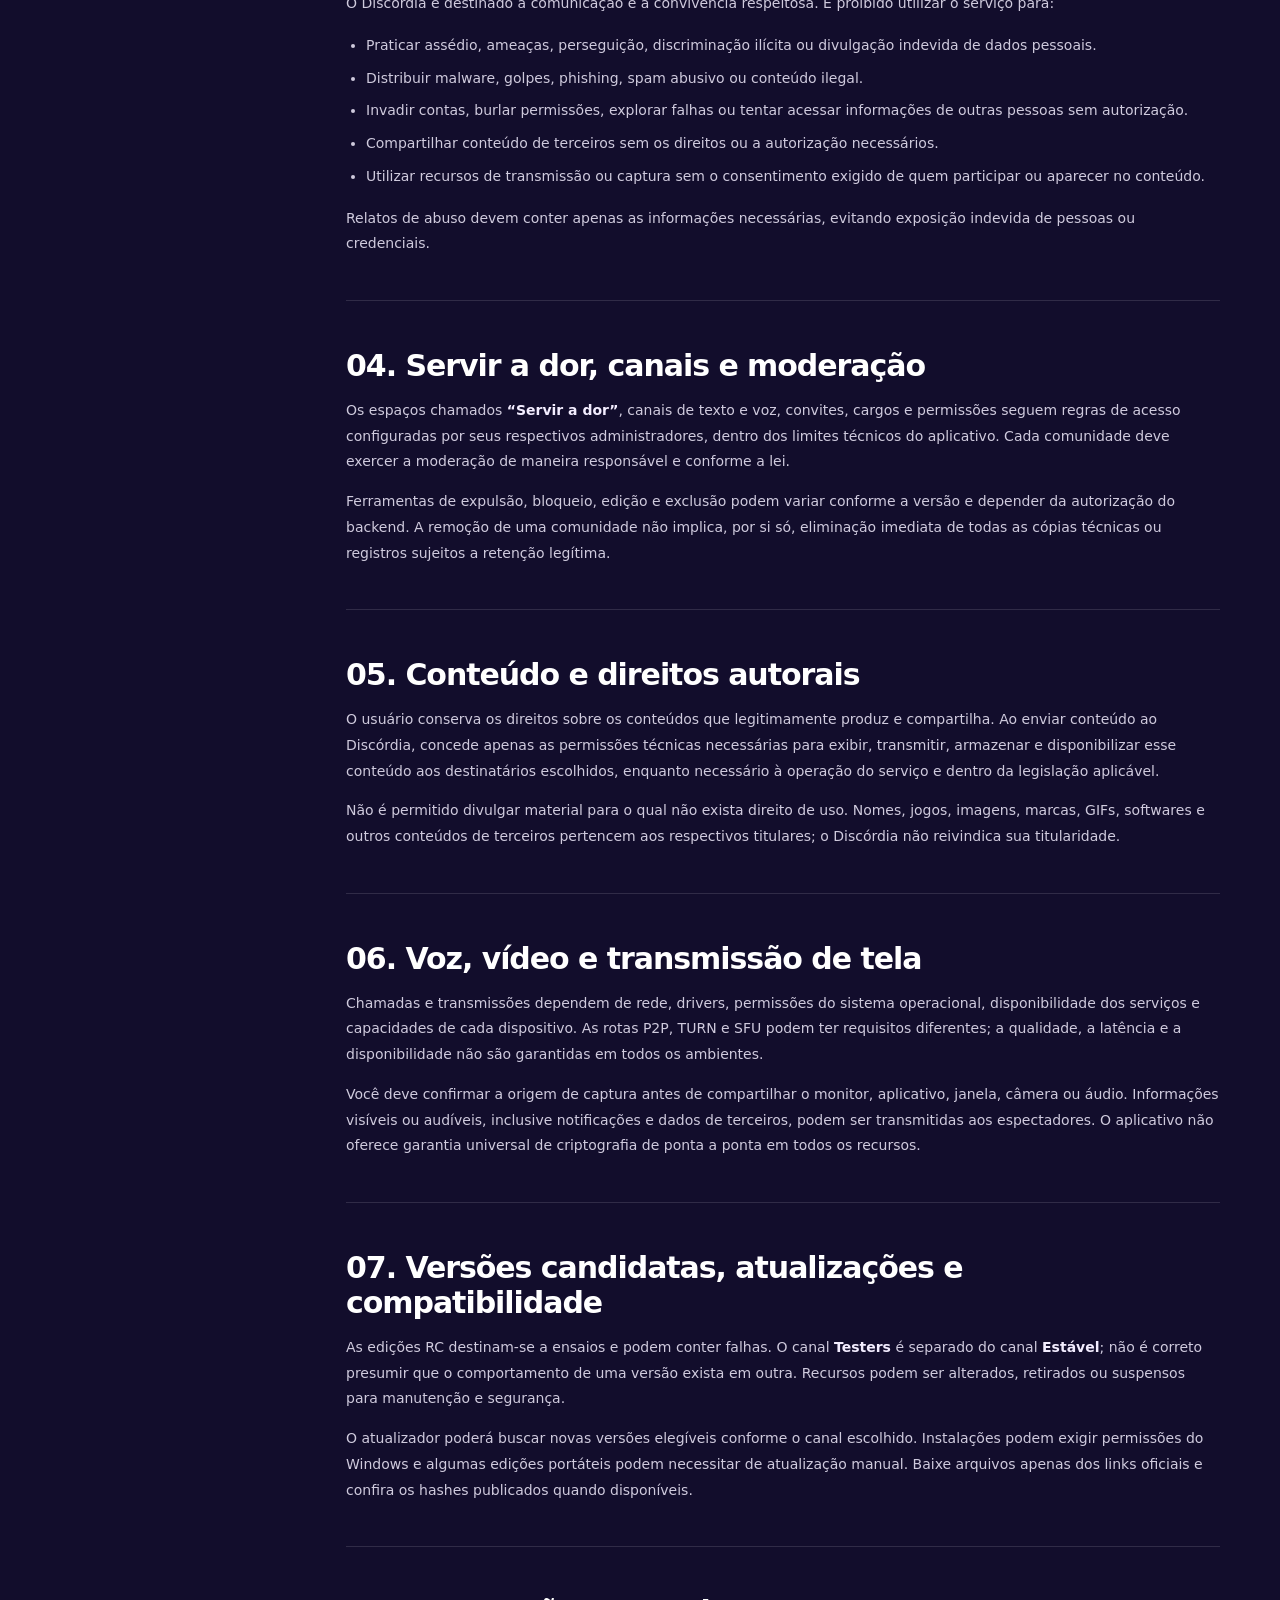
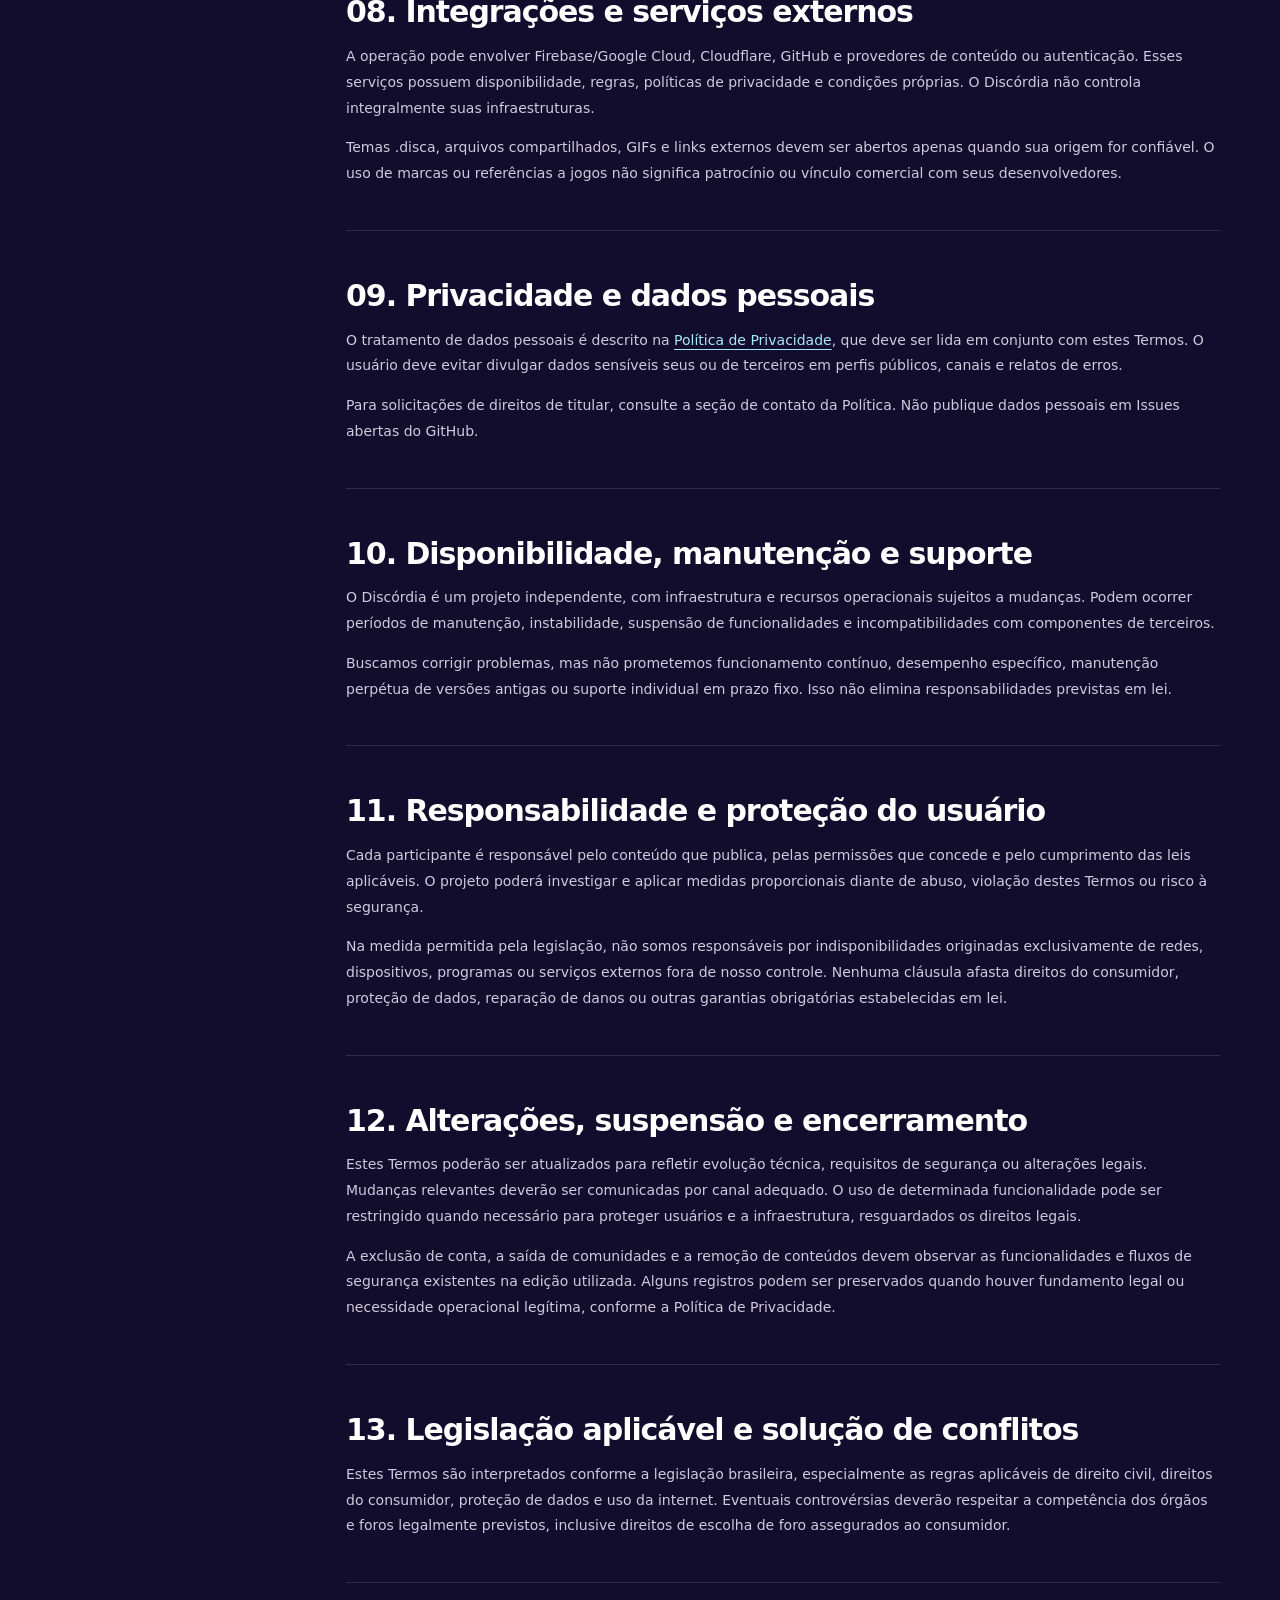
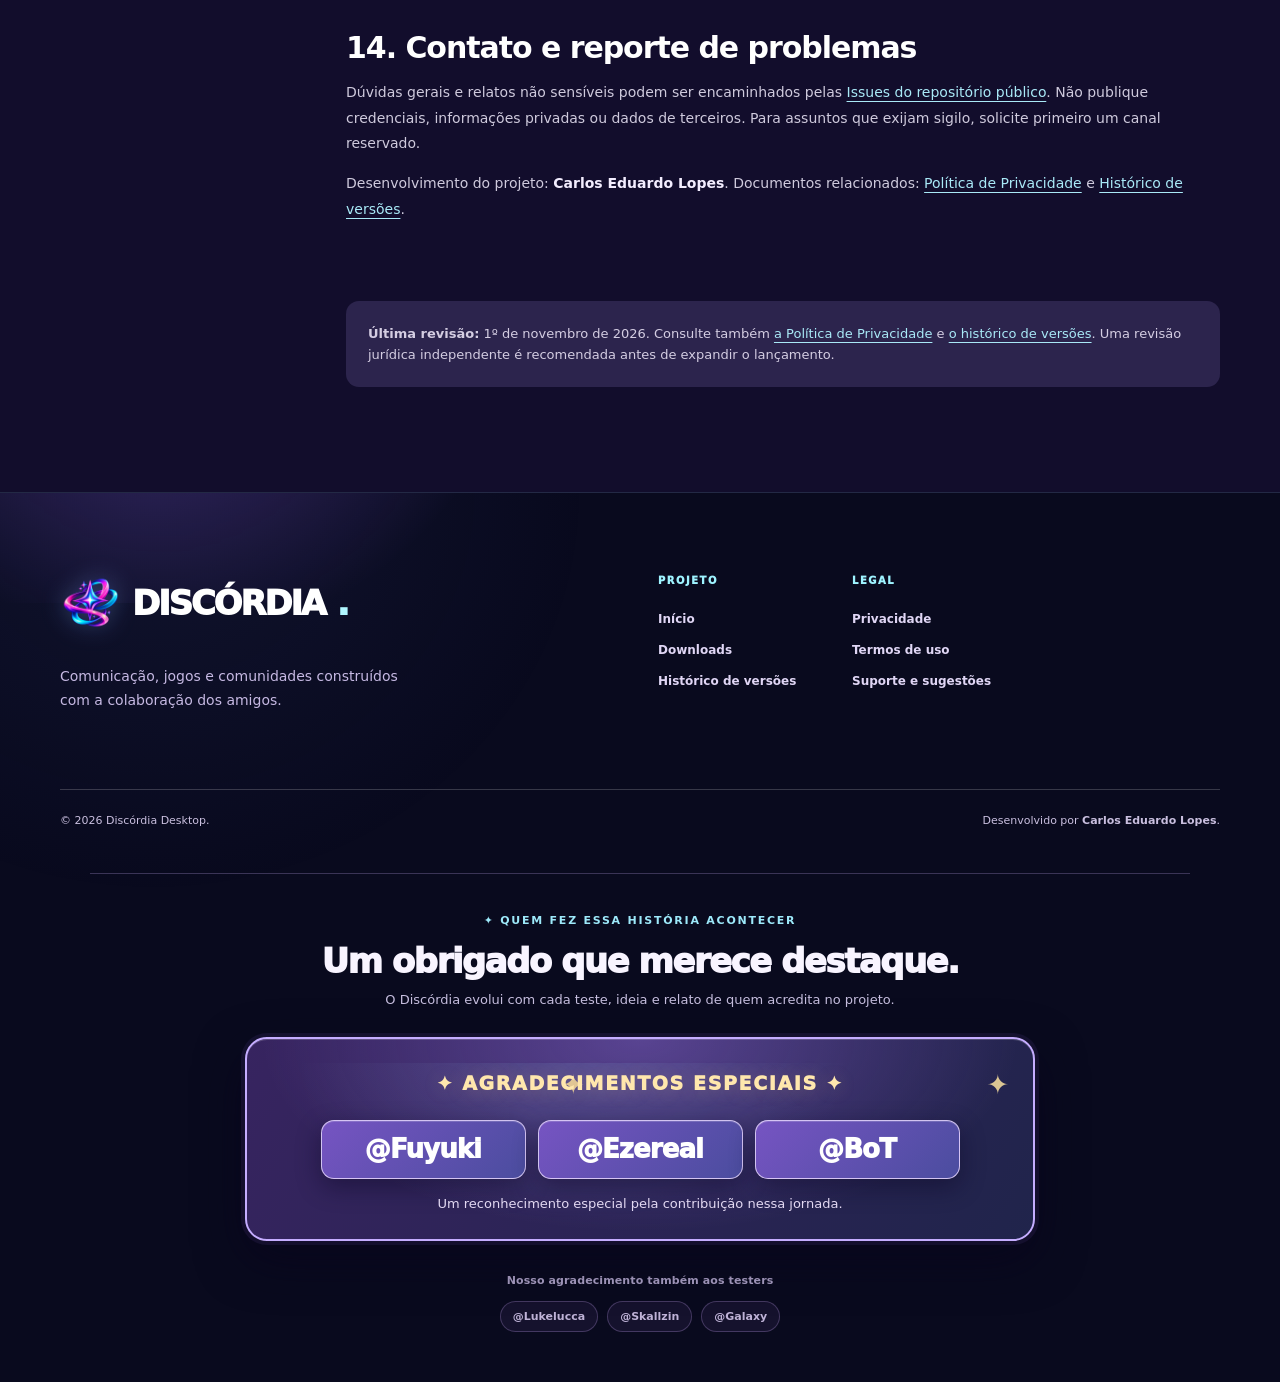
<file: termos.html>
<!doctype html><html lang="pt-BR"><head><meta charset="utf-8"><meta name="viewport" content="width=device-width,initial-scale=1"><meta name="theme-color" content="#100d2c"><meta name="description" content="Regras de uso e convivência, comunidades, compartilhamento de mídia, versões candidatas e direitos no Discórdia Desktop."><meta property="og:title" content="Termos de Uso | Discórdia Desktop"><meta property="og:description" content="Regras de uso e convivência, comunidades, compartilhamento de mídia, versões candidatas e direitos no Discórdia Desktop."><meta property="og:type" content="website">
<link rel="canonical" href="https://discordia-ari.pages.dev/termos.html">
<meta property="og:url" content="https://discordia-ari.pages.dev/termos.html"><meta property="og:image" content="https://discordia-ari.pages.dev/discordia-identity-2026.webp"><meta http-equiv="Content-Security-Policy" content="default-src 'none'; script-src 'self'; style-src 'self'; img-src 'self' data:; connect-src 'none'; form-action 'none'; object-src 'none'; base-uri 'self'; upgrade-insecure-requests">
<script src="./legacy-github-pages-redirect.js" data-purpose="legacy-github-pages-redirect"></script><title>Termos de Uso | Discórdia Desktop</title><link rel="icon" href="./discordia-orbit-app.png" type="image/png"><link rel="stylesheet" href="./site.css"><link rel="stylesheet" href="./immersive-landing-2026.css?v=full-redesign-20261025"><link rel="stylesheet" href="./unified-site-2026.css?v=rc13-testers-20261101"><link rel="stylesheet" href="./dark-finish-2026.css?v=dark-final-20261025"><link rel="stylesheet" href="./legal-historico.css?v=20261101"><link rel="stylesheet" href="./homenagem-testers-especiais-v2-20261101.css">
<link rel="stylesheet" href="./brand-unified-20261108.css">
<link rel="apple-touch-icon" href="./discordia-orbit-app.png">
</head><body><a class="skip-link" href="#principal">Pular para o conteúdo</a><header class="n27-subheader"><div class="container n27-subheader-inner"><a class="n27-subbrand" href="./index.html#inicio"><img src="./discordia-orbit-app.png" alt="" width="45" height="45">DISCÓRDIA<span>.</span></a><a class="n27-backsite" href="./index.html#inicio">← Voltar ao site oficial</a></div></header><main class="dl-main" id="principal"><section class="dl-hero"><div class="container"><div class="dv-breadcrumb"><a href="./index.html">Início</a><span>/</span><span>Termos de Uso</span></div><span class="dl-eyebrow">DISCÓRDIA DESKTOP · TRANSPARÊNCIA E RESPONSABILIDADE</span><h1>Regras claras.<br><em>Para evoluir juntos.</em></h1><p>Leia os compromissos e as responsabilidades de quem participa, compartilha e constrói comunidades no Discórdia.</p></div></section><div class="container dl-layout"><aside class="dl-toc"><strong>NESTA PÁGINA</strong><nav class="dl-toc-links" aria-label="Índice do documento"><a href="#aceitacao">Aceitação e abrangência</a><a href="#conta">Conta, acesso e responsabilidade</a><a href="#uso">Uso permitido e condutas proibidas</a><a href="#comunidades">Servir a dor, canais e moderação</a><a href="#conteudo">Conteúdo e direitos autorais</a><a href="#midia">Voz, vídeo e transmissão de tela</a><a href="#betas">Versões candidatas, atualizações e compatibilidade</a><a href="#terceiros">Integrações e serviços externos</a><a href="#privacidade">Privacidade e dados pessoais</a><a href="#disponibilidade">Disponibilidade, manutenção e suporte</a><a href="#limitacoes">Responsabilidade e proteção do usuário</a><a href="#alteracoes">Alterações, suspensão e encerramento</a><a href="#lei">Legislação aplicável e solução de conflitos</a><a href="#contato">Contato e reporte de problemas</a></nav></aside><article class="dl-document"><div class="dl-quick"><div><strong>Aplicação</strong><span>Discórdia Desktop e site</span></div><div><strong>Edição</strong><span>Termos públicos · v1.0</span></div><div><strong>Vigência</strong><span>01/11/2026</span></div></div><div class="dl-notice"><p><strong>Versões de teste:</strong> funcionalidades anunciadas em RCs podem ainda estar sob homologação. A existência de um recurso em notas de versão não garante seu funcionamento em todos os dispositivos, servidores ou redes.</p></div><section class="dl-section" id="aceitacao"><h2>01. Aceitação e abrangência</h2><p>Estes Termos disciplinam o acesso ao site oficial, às versões disponibilizadas para download e, quando aplicável, ao uso do <strong>Discórdia Desktop</strong>, aplicativo independente de mensagens, voz, vídeo, jogos e comunidades. Ao usar o serviço, você concorda com as regras aplicáveis, respeitados os direitos que a legislação não permite afastar.</p><p>O software está em evolução; algumas edições são <strong>Release Candidates (RC)</strong> destinadas a testes, não uma promessa de estabilidade ou de disponibilidade irrestrita.</p></section><section class="dl-section" id="conta"><h2>02. Conta, acesso e responsabilidade</h2><p>O acesso a determinadas funções depende de conta, autenticação e conexão com os serviços necessários. O usuário deve fornecer dados de cadastro apropriados, proteger suas credenciais e não compartilhar acesso de modo que coloque outras pessoas ou comunidades em risco.</p><p>Podemos restringir sessões ou recursos diante de evidências de uso indevido, incidentes ou exigências legais, respeitando a proporcionalidade e os direitos aplicáveis. A indisponibilidade de um provedor de autenticação pode afetar o acesso temporariamente.</p></section><section class="dl-section" id="uso"><h2>03. Uso permitido e condutas proibidas</h2><p>O Discórdia é destinado à comunicação e à convivência respeitosa. É proibido utilizar o serviço para:</p><ul><li>Praticar assédio, ameaças, perseguição, discriminação ilícita ou divulgação indevida de dados pessoais.</li><li>Distribuir malware, golpes, phishing, spam abusivo ou conteúdo ilegal.</li><li>Invadir contas, burlar permissões, explorar falhas ou tentar acessar informações de outras pessoas sem autorização.</li><li>Compartilhar conteúdo de terceiros sem os direitos ou a autorização necessários.</li><li>Utilizar recursos de transmissão ou captura sem o consentimento exigido de quem participar ou aparecer no conteúdo.</li></ul><p>Relatos de abuso devem conter apenas as informações necessárias, evitando exposição indevida de pessoas ou credenciais.</p></section><section class="dl-section" id="comunidades"><h2>04. Servir a dor, canais e moderação</h2><p>Os espaços chamados <strong>“Servir a dor”</strong>, canais de texto e voz, convites, cargos e permissões seguem regras de acesso configuradas por seus respectivos administradores, dentro dos limites técnicos do aplicativo. Cada comunidade deve exercer a moderação de maneira responsável e conforme a lei.</p><p>Ferramentas de expulsão, bloqueio, edição e exclusão podem variar conforme a versão e depender da autorização do backend. A remoção de uma comunidade não implica, por si só, eliminação imediata de todas as cópias técnicas ou registros sujeitos a retenção legítima.</p></section><section class="dl-section" id="conteudo"><h2>05. Conteúdo e direitos autorais</h2><p>O usuário conserva os direitos sobre os conteúdos que legitimamente produz e compartilha. Ao enviar conteúdo ao Discórdia, concede apenas as permissões técnicas necessárias para exibir, transmitir, armazenar e disponibilizar esse conteúdo aos destinatários escolhidos, enquanto necessário à operação do serviço e dentro da legislação aplicável.</p><p>Não é permitido divulgar material para o qual não exista direito de uso. Nomes, jogos, imagens, marcas, GIFs, softwares e outros conteúdos de terceiros pertencem aos respectivos titulares; o Discórdia não reivindica sua titularidade.</p></section><section class="dl-section" id="midia"><h2>06. Voz, vídeo e transmissão de tela</h2><p>Chamadas e transmissões dependem de rede, drivers, permissões do sistema operacional, disponibilidade dos serviços e capacidades de cada dispositivo. As rotas P2P, TURN e SFU podem ter requisitos diferentes; a qualidade, a latência e a disponibilidade não são garantidas em todos os ambientes.</p><p>Você deve confirmar a origem de captura antes de compartilhar o monitor, aplicativo, janela, câmera ou áudio. Informações visíveis ou audíveis, inclusive notificações e dados de terceiros, podem ser transmitidas aos espectadores. O aplicativo não oferece garantia universal de criptografia de ponta a ponta em todos os recursos.</p></section><section class="dl-section" id="betas"><h2>07. Versões candidatas, atualizações e compatibilidade</h2><p>As edições RC destinam-se a ensaios e podem conter falhas. O canal <strong>Testers</strong> é separado do canal <strong>Estável</strong>; não é correto presumir que o comportamento de uma versão exista em outra. Recursos podem ser alterados, retirados ou suspensos para manutenção e segurança.</p><p>O atualizador poderá buscar novas versões elegíveis conforme o canal escolhido. Instalações podem exigir permissões do Windows e algumas edições portáteis podem necessitar de atualização manual. Baixe arquivos apenas dos links oficiais e confira os hashes publicados quando disponíveis.</p></section><section class="dl-section" id="terceiros"><h2>08. Integrações e serviços externos</h2><p>A operação pode envolver Firebase/Google Cloud, Cloudflare, GitHub e provedores de conteúdo ou autenticação. Esses serviços possuem disponibilidade, regras, políticas de privacidade e condições próprias. O Discórdia não controla integralmente suas infraestruturas.</p><p>Temas .disca, arquivos compartilhados, GIFs e links externos devem ser abertos apenas quando sua origem for confiável. O uso de marcas ou referências a jogos não significa patrocínio ou vínculo comercial com seus desenvolvedores.</p></section><section class="dl-section" id="privacidade"><h2>09. Privacidade e dados pessoais</h2><p>O tratamento de dados pessoais é descrito na <a href="./privacidade.html">Política de Privacidade</a>, que deve ser lida em conjunto com estes Termos. O usuário deve evitar divulgar dados sensíveis seus ou de terceiros em perfis públicos, canais e relatos de erros.</p><p>Para solicitações de direitos de titular, consulte a seção de contato da Política. Não publique dados pessoais em Issues abertas do GitHub.</p></section><section class="dl-section" id="disponibilidade"><h2>10. Disponibilidade, manutenção e suporte</h2><p>O Discórdia é um projeto independente, com infraestrutura e recursos operacionais sujeitos a mudanças. Podem ocorrer períodos de manutenção, instabilidade, suspensão de funcionalidades e incompatibilidades com componentes de terceiros.</p><p>Buscamos corrigir problemas, mas não prometemos funcionamento contínuo, desempenho específico, manutenção perpétua de versões antigas ou suporte individual em prazo fixo. Isso não elimina responsabilidades previstas em lei.</p></section><section class="dl-section" id="limitacoes"><h2>11. Responsabilidade e proteção do usuário</h2><p>Cada participante é responsável pelo conteúdo que publica, pelas permissões que concede e pelo cumprimento das leis aplicáveis. O projeto poderá investigar e aplicar medidas proporcionais diante de abuso, violação destes Termos ou risco à segurança.</p><p>Na medida permitida pela legislação, não somos responsáveis por indisponibilidades originadas exclusivamente de redes, dispositivos, programas ou serviços externos fora de nosso controle. Nenhuma cláusula afasta direitos do consumidor, proteção de dados, reparação de danos ou outras garantias obrigatórias estabelecidas em lei.</p></section><section class="dl-section" id="alteracoes"><h2>12. Alterações, suspensão e encerramento</h2><p>Estes Termos poderão ser atualizados para refletir evolução técnica, requisitos de segurança ou alterações legais. Mudanças relevantes deverão ser comunicadas por canal adequado. O uso de determinada funcionalidade pode ser restringido quando necessário para proteger usuários e a infraestrutura, resguardados os direitos legais.</p><p>A exclusão de conta, a saída de comunidades e a remoção de conteúdos devem observar as funcionalidades e fluxos de segurança existentes na edição utilizada. Alguns registros podem ser preservados quando houver fundamento legal ou necessidade operacional legítima, conforme a Política de Privacidade.</p></section><section class="dl-section" id="lei"><h2>13. Legislação aplicável e solução de conflitos</h2><p>Estes Termos são interpretados conforme a legislação brasileira, especialmente as regras aplicáveis de direito civil, direitos do consumidor, proteção de dados e uso da internet. Eventuais controvérsias deverão respeitar a competência dos órgãos e foros legalmente previstos, inclusive direitos de escolha de foro assegurados ao consumidor.</p></section><section class="dl-section" id="contato"><h2>14. Contato e reporte de problemas</h2><p>Dúvidas gerais e relatos não sensíveis podem ser encaminhados pelas <a href="https://github.com/magaskye/discordia/issues/new/choose" target="_blank" rel="noopener noreferrer">Issues do repositório público</a>. Não publique credenciais, informações privadas ou dados de terceiros. Para assuntos que exijam sigilo, solicite primeiro um canal reservado.</p><p>Desenvolvimento do projeto: <strong>Carlos Eduardo Lopes</strong>. Documentos relacionados: <a href="./privacidade.html">Política de Privacidade</a> e <a href="./versoes.html">Histórico de versões</a>.</p></section><p class="dl-doc-end"><strong>Última revisão:</strong> 1º de novembro de 2026. Consulte também <a href="./privacidade.html">a Política de Privacidade</a> e <a href="./versoes.html">o histórico de versões</a>. Uma revisão jurídica independente é recomendada antes de expandir o lançamento.</p></article></div></main><footer class="n27-footer"><div class="container n27-footer-head"><div class="n27-footer-logo"><a href="./index.html#inicio"><img src="./discordia-orbit-app.png" width="60" height="60" alt="">DISCÓRDIA<span class="n27-footer-dot">.</span></a><p>Comunicação, jogos e comunidades construídos com a colaboração dos amigos.</p></div><div class="n27-footer-links"><div><strong>PROJETO</strong><a href="./index.html">Início</a><a href="./index.html#downloads">Downloads</a><a href="./versoes.html">Histórico de versões</a></div><div><strong>LEGAL</strong><a href="./privacidade.html">Privacidade</a><a href="./termos.html">Termos de uso</a><a href="https://github.com/magaskye/discordia/issues/new/choose" target="_blank" rel="noopener noreferrer">Suporte e sugestões</a></div></div></div><div class="container n27-footer-bottom"><span>© 2026 Discórdia Desktop.</span><span>Desenvolvido por <strong>Carlos Eduardo Lopes</strong>.</span></div><div class="container n27-footer-testers" aria-label="Homenagem aos testers do Discórdia">
  <span class="n27-testers-eyebrow">✦ QUEM FEZ ESSA HISTÓRIA ACONTECER</span>
  <h2 class="n27-footer-testers-title">Um obrigado que merece destaque.</h2>
  <p class="n27-testers-intro">O Discórdia evolui com cada teste, ideia e relato de quem acredita no projeto.</p>
  <div class="n27-testers-special" aria-label="Agradecimentos especiais">
    <strong class="n27-testers-special-label">✦ AGRADECIMENTOS ESPECIAIS ✦</strong>
    <div class="n27-testers-special-names">
      <span>@Fuyuki</span><span>@Ezereal</span><span>@BoT</span>
    </div>
    <p>Um reconhecimento especial pela contribuição nessa jornada.</p>
  </div>
  <div class="n27-testers-community" aria-label="Agradecimento aos demais testers">
    <span class="n27-testers-community-label">Nosso agradecimento também aos testers</span>
    <div class="n27-testers-names">
      <span>@Lukelucca</span><span>@Skallzin</span><span>@Galaxy</span>
    </div>
  </div>
</div>
</footer></body></html>
</file>
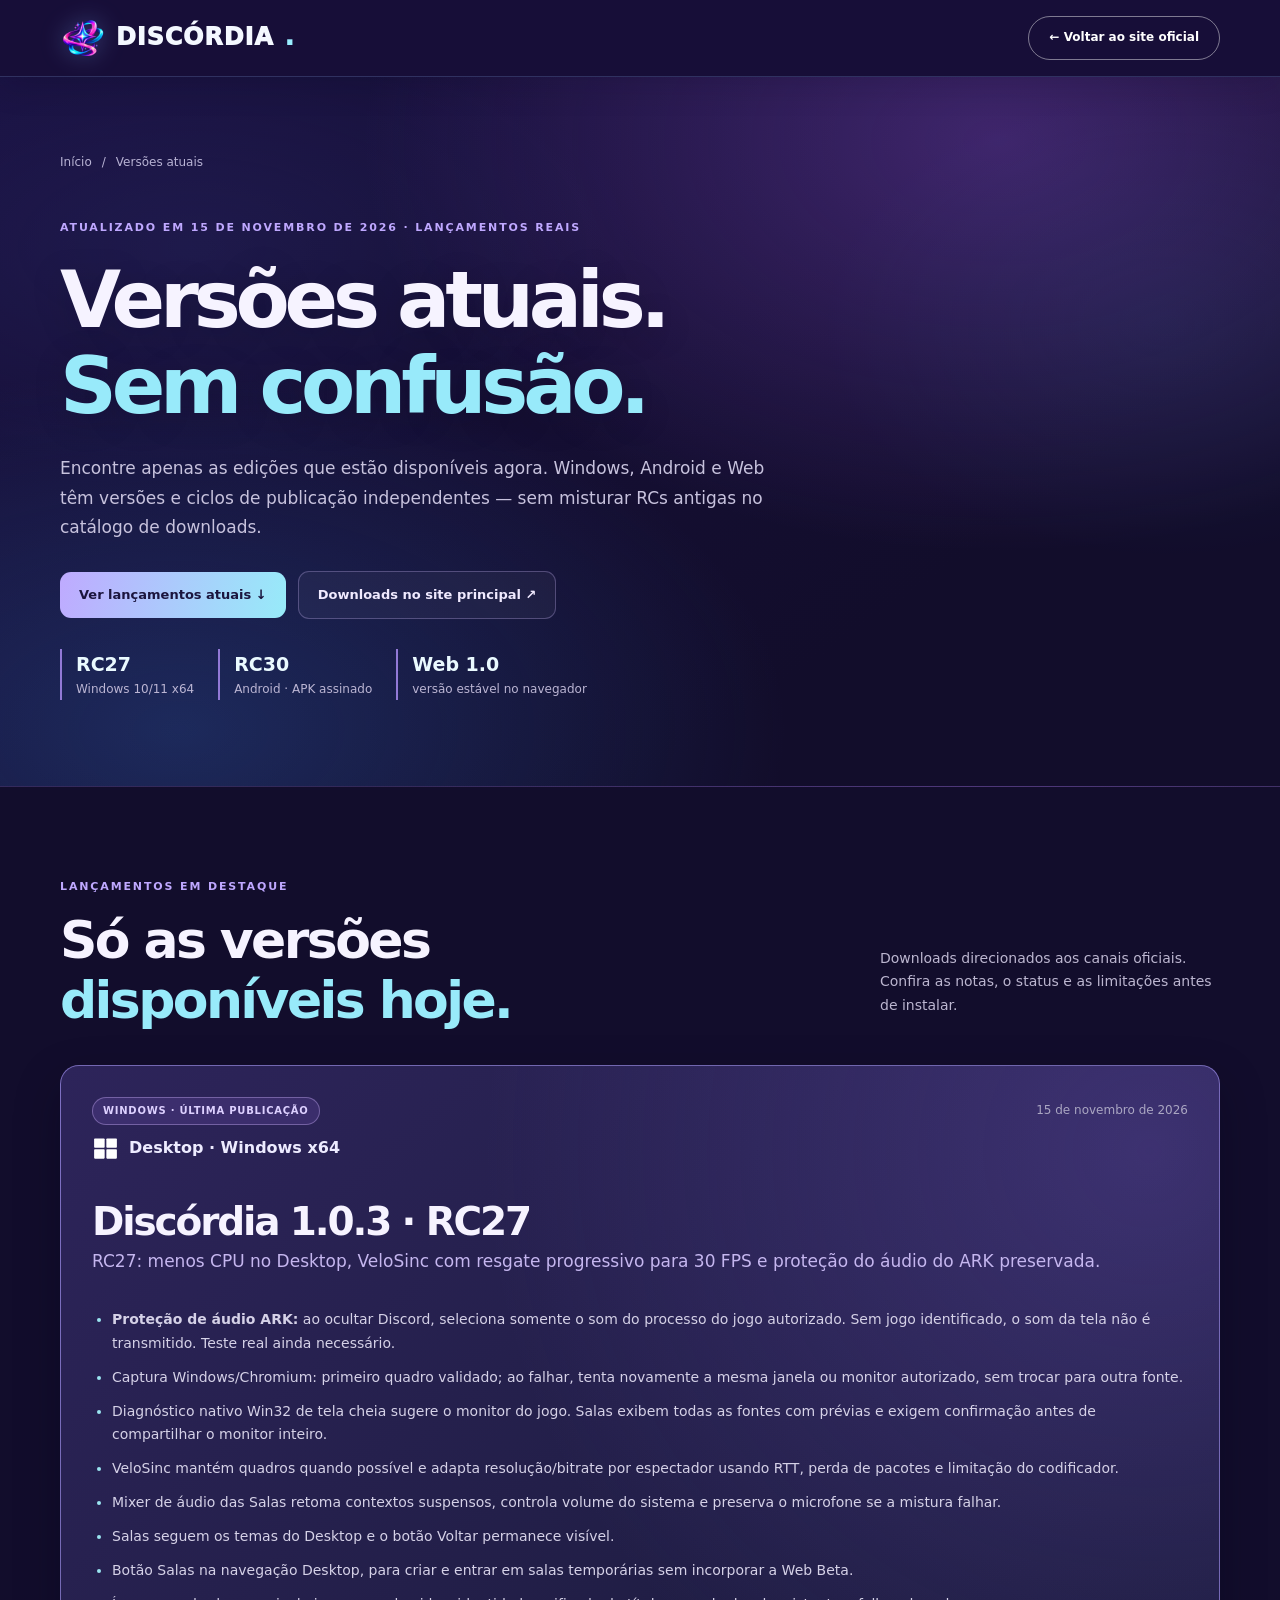
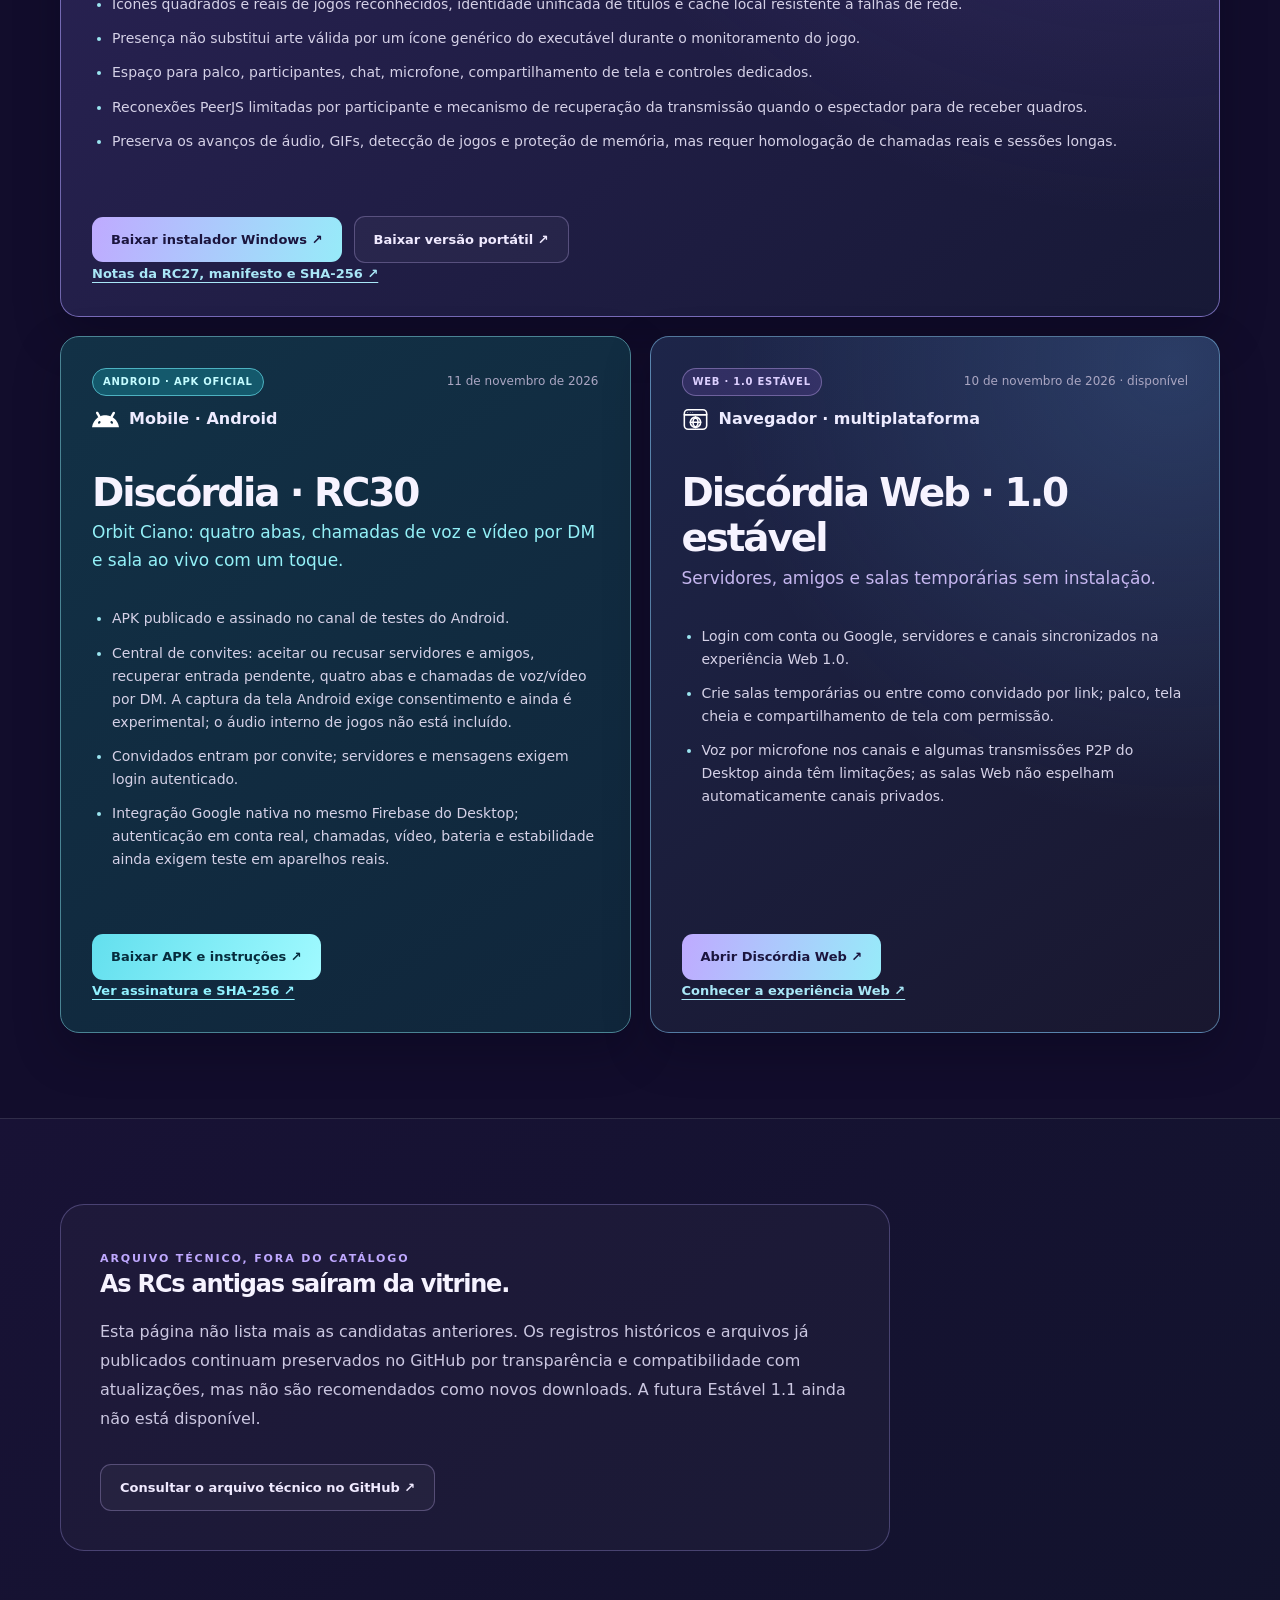
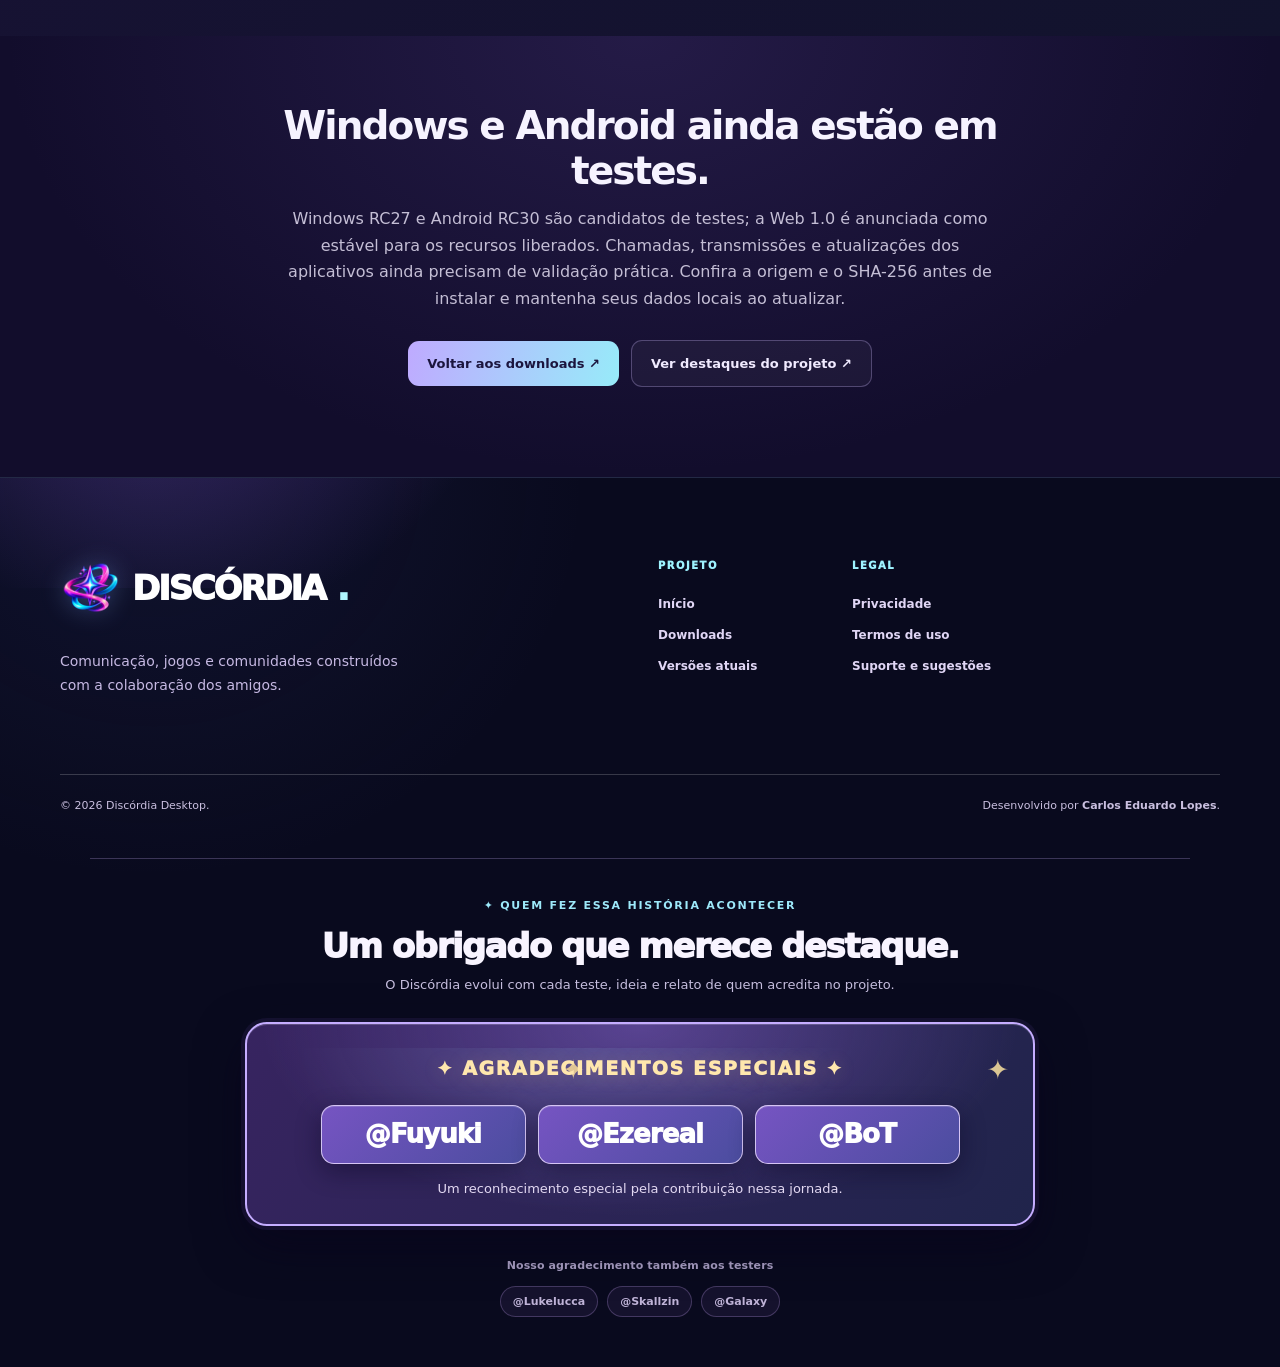
<file: versoes.html>
<!doctype html>
<html lang="pt-BR">
<head>
<meta charset="utf-8">
<meta name="viewport" content="width=device-width,initial-scale=1">
<meta name="theme-color" content="#100d2c">
<meta name="description" content="Versões atuais do Discórdia: Windows RC27, Android RC30 e Web 1.0 estável. Encontre os downloads e as novidades oficiais em um só lugar.">
<meta property="og:title" content="Versões atuais | Discórdia">
<meta property="og:description" content="Windows RC27, Android RC30 e Web 1.0 estável — o que está disponível para testar agora.">
<meta property="og:type" content="website">
<meta property="og:url" content="https://discordia-ari.pages.dev/versoes.html">
<meta property="og:image" content="https://discordia-ari.pages.dev/discordia-identity-2026.webp">
<link rel="canonical" href="https://discordia-ari.pages.dev/versoes.html">
<meta http-equiv="Content-Security-Policy" content="default-src 'none'; script-src 'self'; style-src 'self'; img-src 'self' data:; connect-src 'none'; form-action 'none'; object-src 'none'; base-uri 'self'; upgrade-insecure-requests">
<script src="./legacy-github-pages-redirect.js" data-purpose="legacy-github-pages-redirect"></script>
<link rel="icon" href="./discordia-orbit-app.png" type="image/png">
<link rel="apple-touch-icon" href="./discordia-orbit-app.png">
<link rel="stylesheet" href="./site.css">
<link rel="stylesheet" href="./immersive-landing-2026.css?v=full-redesign-20261025">
<link rel="stylesheet" href="./unified-site-2026.css?v=rc13-testers-20261101">
<link rel="stylesheet" href="./dark-finish-2026.css?v=dark-final-20261025">
<link rel="stylesheet" href="./legal-historico.css?v=20261101">
<link rel="stylesheet" href="./homenagem-testers-especiais-v2-20261101.css">
<link rel="stylesheet" href="./brand-unified-20261108.css">
<link rel="stylesheet" href="./release-showcase-20261110.css?v=2">
<link rel="stylesheet" href="./android/rc27-site-highlights.css?v=rc27-20261111">
<title>Versões atuais | Discórdia</title>
</head>
<body>
<a class="skip-link" href="#principal">Pular para o conteúdo</a>
<header class="n27-subheader"><div class="container n27-subheader-inner">
<a class="n27-subbrand" href="./index.html#inicio"><img src="./discordia-orbit-app.png" alt="" width="45" height="45">DISCÓRDIA<span>.</span></a>
<a class="n27-backsite" href="./index.html#inicio">← Voltar ao site oficial</a>
</div></header>
<main id="principal" class="dv-main">
<section class="dv-hero"><div class="container">
<div class="dv-breadcrumb"><a href="./index.html">Início</a><span>/</span><span>Versões atuais</span></div>
<span class="dv-eyebrow">ATUALIZADO EM 15 DE NOVEMBRO DE 2026 · LANÇAMENTOS REAIS</span>
<h1>Versões atuais.<br><em>Sem confusão.</em></h1>
<p>Encontre apenas as edições que estão disponíveis agora. Windows, Android e Web têm versões e ciclos de publicação independentes — sem misturar RCs antigas no catálogo de downloads.</p>
<div class="dv-hero-actions">
<a class="dv-action" href="#atuais">Ver lançamentos atuais ↓</a>
<a class="dv-action dv-action-secondary" href="./index.html#downloads">Downloads no site principal ↗</a>
</div>
<div class="dv-stats">
<span><strong>RC27</strong> Windows 10/11 x64</span>
<span><strong>RC30</strong> Android · APK assinado</span>
<span><strong>Web 1.0</strong> versão estável no navegador</span>
</div>
</div></section>
<section class="dv-section" id="atuais"><div class="container">
<div class="dv-heading"><div><span class="dv-eyebrow">LANÇAMENTOS EM DESTAQUE</span><h2>Só as versões<br><em>disponíveis hoje.</em></h2></div>
<p>Downloads direcionados aos canais oficiais. Confira as notas, o status e as limitações antes de instalar.</p></div>
<div class="dv-release-grid dv-current-cards">
<article class="dv-release dv-latest" id="windows-atual">
<div class="dv-release-top"><span class="dv-pill">WINDOWS · ÚLTIMA PUBLICAÇÃO</span><time datetime="2026-11-15">15 de novembro de 2026</time></div>
<div class="dv-release-os"><img src="./platform-icons/windows.svg" width="27" height="27" alt=""> Desktop · Windows x64</div>
<h3>Discórdia 1.0.3 · RC27</h3>
<p class="dv-release-kicker">RC27: menos CPU no Desktop, VeloSinc com resgate progressivo para 30 FPS e proteção do áudio do ARK preservada.</p>
<ul>
<li><strong>Proteção de áudio ARK:</strong> ao ocultar Discord, seleciona somente o som do processo do jogo autorizado. Sem jogo identificado, o som da tela não é transmitido. Teste real ainda necessário.</li>
<li>Captura Windows/Chromium: primeiro quadro validado; ao falhar, tenta novamente a mesma janela ou monitor autorizado, sem trocar para outra fonte.</li>
<li>Diagnóstico nativo Win32 de tela cheia sugere o monitor do jogo. Salas exibem todas as fontes com prévias e exigem confirmação antes de compartilhar o monitor inteiro.</li>
<li>VeloSinc mantém quadros quando possível e adapta resolução/bitrate por espectador usando RTT, perda de pacotes e limitação do codificador.</li>
<li>Mixer de áudio das Salas retoma contextos suspensos, controla volume do sistema e preserva o microfone se a mistura falhar.</li>
<li>Salas seguem os temas do Desktop e o botão Voltar permanece visível.</li>
<li>Botão Salas na navegação Desktop, para criar e entrar em salas temporárias sem incorporar a Web Beta.</li>
<li>Ícones quadrados e reais de jogos reconhecidos, identidade unificada de títulos e cache local resistente a falhas de rede.</li>
<li>Presença não substitui arte válida por um ícone genérico do executável durante o monitoramento do jogo.</li>
<li>Espaço para palco, participantes, chat, microfone, compartilhamento de tela e controles dedicados.</li>
<li>Reconexões PeerJS limitadas por participante e mecanismo de recuperação da transmissão quando o espectador para de receber quadros.</li>
<li>Preserva os avanços de áudio, GIFs, detecção de jogos e proteção de memória, mas requer homologação de chamadas reais e sessões longas.</li>
</ul>
<div class="dv-actions"><a class="dv-action" href="https://github.com/magaskye/discordia/releases/download/v1.0.3-rc.27.0/Discordia-1.0.3-rc.27.0-Instalador-x64.exe">Baixar instalador Windows ↗</a><a class="dv-action dv-action-secondary" href="https://github.com/magaskye/discordia/releases/download/v1.0.3-rc.27.0/Discordia-1.0.3-rc.27.0-Portatil-x64.exe">Baixar versão portátil ↗</a></div>
<a class="dv-external" href="https://github.com/magaskye/discordia/releases/tag/v1.0.3-rc.27.0" target="_blank" rel="noopener noreferrer">Notas da RC27, manifesto e SHA-256 ↗</a>
</article>
<article class="dv-release is-mobile" id="android-atual">
<div class="dv-release-top"><span class="dv-pill">ANDROID · APK OFICIAL</span><time datetime="2026-11-11">11 de novembro de 2026</time></div>
<div class="dv-release-os"><img src="./platform-icons/android.svg" width="27" height="27" alt=""> Mobile · Android</div>
<h3>Discórdia · RC30</h3>
<p class="dv-release-kicker">Orbit Ciano: quatro abas, chamadas de voz e vídeo por DM e sala ao vivo com um toque.</p>
<ul><li>APK publicado e assinado no canal de testes do Android.</li>
<li>Central de convites: aceitar ou recusar servidores e amigos, recuperar entrada pendente, quatro abas e chamadas de voz/vídeo por DM. A captura da tela Android exige consentimento e ainda é experimental; o áudio interno de jogos não está incluído.</li><li>Convidados entram por convite; servidores e mensagens exigem login autenticado.</li>
<li>Integração Google nativa no mesmo Firebase do Desktop; autenticação em conta real, chamadas, vídeo, bateria e estabilidade ainda exigem teste em aparelhos reais.</li></ul>
<div class="dv-actions"><a class="dv-action" href="./android/">Baixar APK e instruções ↗</a></div>
<a class="dv-external" href="https://github.com/magaskye/discordia/releases/tag/android-v1.0.3-rc.30.0" target="_blank" rel="noopener noreferrer">Ver assinatura e SHA-256 ↗</a>
</article>
<article class="dv-release is-browser" id="web-atual">
<div class="dv-release-top"><span class="dv-pill">WEB · 1.0 ESTÁVEL</span><time datetime="2026-11-10">10 de novembro de 2026 · disponível</time></div>
<div class="dv-release-os"><img src="./platform-icons/web.svg" width="27" height="27" alt=""> Navegador · multiplataforma</div>
<h3>Discórdia Web · 1.0 estável</h3>
<p class="dv-release-kicker">Servidores, amigos e salas temporárias sem instalação.</p>
<ul><li>Login com conta ou Google, servidores e canais sincronizados na experiência Web 1.0.</li>
<li>Crie salas temporárias ou entre como convidado por link; palco, tela cheia e compartilhamento de tela com permissão.</li>
<li>Voz por microfone nos canais e algumas transmissões P2P do Desktop ainda têm limitações; as salas Web não espelham automaticamente canais privados.</li></ul>
<div class="dv-actions"><a class="dv-action" href="https://discordia-web-beta.pages.dev/" target="_blank" rel="noopener noreferrer">Abrir Discórdia Web ↗</a></div>
<a class="dv-external" href="./web/">Conhecer a experiência Web ↗</a>
</article>
</div>
</div></section>
<section class="dv-section dv-archive-simplified" id="arquivo"><div class="container">
<div class="dv-archive-panel"><span class="dv-eyebrow">ARQUIVO TÉCNICO, FORA DO CATÁLOGO</span>
<h2>As RCs antigas saíram da vitrine.</h2>
<p>Esta página não lista mais as candidatas anteriores. Os registros históricos e arquivos já publicados continuam preservados no GitHub por transparência e compatibilidade com atualizações, mas não são recomendados como novos downloads. A futura Estável 1.1 ainda não está disponível.</p>
<a class="dv-action dv-action-secondary" href="https://github.com/magaskye/discordia/releases" target="_blank" rel="noopener noreferrer">Consultar o arquivo técnico no GitHub ↗</a>
</div></div></section>
<section class="dv-final-note"><div class="container"><h2>Windows e Android ainda estão em testes.</h2>
<p>Windows RC27 e Android RC30 são candidatos de testes; a Web 1.0 é anunciada como estável para os recursos liberados. Chamadas, transmissões e atualizações dos aplicativos ainda precisam de validação prática. Confira a origem e o SHA-256 antes de instalar e mantenha seus dados locais ao atualizar.</p>
<div class="dv-actions"><a class="dv-action" href="./index.html#downloads">Voltar aos downloads ↗</a><a class="dv-action dv-action-secondary" href="./index.html#novidades">Ver destaques do projeto ↗</a></div>
</div></section>
</main>
<footer class="n27-footer"><div class="container n27-footer-head"><div class="n27-footer-logo"><a href="./index.html#inicio"><img src="./discordia-orbit-app.png" width="60" height="60" alt="">DISCÓRDIA<span class="n27-footer-dot">.</span></a><p>Comunicação, jogos e comunidades construídos com a colaboração dos amigos.</p></div><div class="n27-footer-links"><div><strong>PROJETO</strong><a href="./index.html">Início</a><a href="./index.html#downloads">Downloads</a><a href="./versoes.html">Versões atuais</a></div><div><strong>LEGAL</strong><a href="./privacidade.html">Privacidade</a><a href="./termos.html">Termos de uso</a><a href="https://github.com/magaskye/discordia/issues/new/choose" target="_blank" rel="noopener noreferrer">Suporte e sugestões</a></div></div></div><div class="container n27-footer-bottom"><span>© 2026 Discórdia Desktop.</span><span>Desenvolvido por <strong>Carlos Eduardo Lopes</strong>.</span></div><div class="container n27-footer-testers" aria-label="Homenagem aos testers do Discórdia">
  <span class="n27-testers-eyebrow">✦ QUEM FEZ ESSA HISTÓRIA ACONTECER</span>
  <h2 class="n27-footer-testers-title">Um obrigado que merece destaque.</h2>
  <p class="n27-testers-intro">O Discórdia evolui com cada teste, ideia e relato de quem acredita no projeto.</p>
  <div class="n27-testers-special" aria-label="Agradecimentos especiais">
    <strong class="n27-testers-special-label">✦ AGRADECIMENTOS ESPECIAIS ✦</strong>
    <div class="n27-testers-special-names">
      <span>@Fuyuki</span><span>@Ezereal</span><span>@BoT</span>
    </div>
    <p>Um reconhecimento especial pela contribuição nessa jornada.</p>
  </div>
  <div class="n27-testers-community" aria-label="Agradecimento aos demais testers">
    <span class="n27-testers-community-label">Nosso agradecimento também aos testers</span>
    <div class="n27-testers-names">
      <span>@Lukelucca</span><span>@Skallzin</span><span>@Galaxy</span>
    </div>
  </div>
</div>
</footer></body></html>
</file>
<file: site.css>
:root{color-scheme:dark;--bg:#0b0d19;--card:#171c2e;--ink:#f6f8ff;--muted:#a8afc2;--cyan:#64dbeb;--purple:#a993f5;--pink:#e88bcb}
*{box-sizing:border-box}html{scroll-behavior:smooth;scroll-padding-top:95px}body{margin:0;background:var(--bg);color:var(--ink);font:400 16px/1.65 system-ui,-apple-system,"Segoe UI",sans-serif;-webkit-font-smoothing:antialiased;overflow-x:hidden}
a{color:inherit;text-decoration:none}button{font:inherit;cursor:pointer}img{max-width:100%}h1,h2,h3,p{margin-top:0}h1,h2,h3{line-height:1.16;letter-spacing:-.05em}p{color:var(--muted)}:focus-visible{outline:3px solid var(--cyan);outline-offset:4px}::selection{background:var(--cyan);color:#121727}
.container{width:min(1160px,calc(100% - 48px));margin-inline:auto}.skip-link{position:fixed;left:16px;top:-100px;background:var(--cyan);color:#101827;padding:10px 16px;z-index:100;border-radius:9px}.skip-link:focus{top:12px}
.header{height:82px;position:relative;z-index:40;background:#101422e8;border-bottom:1px solid #ffffff12;backdrop-filter:blur(18px)}.nav-shell{height:100%;display:flex;align-items:center;gap:30px}
.brand{display:inline-flex;align-items:center;gap:11px;font-size:24px;letter-spacing:-.06em;font-weight:900;white-space:nowrap}.brand img{object-fit:contain;filter:drop-shadow(0 0 11px #6a9dea50)}.accent{color:var(--cyan)}.pink{color:var(--pink)}
.navigation{display:flex;gap:26px;align-items:center;margin-left:auto}.navigation a{color:#bec6d8;font-size:13px;font-weight:700;transition:color .2s}.navigation a:hover,.footer-links a:hover{color:var(--cyan)}
.nav-button{white-space:nowrap;padding:11px 14px;background:linear-gradient(110deg,#69d9eb,#ab93e8);border-radius:10px;color:#111527;font-size:12px;font-weight:850}.nav-button span{margin-left:5px}.nav-toggle{display:none}
.hero{position:relative;isolation:isolate;background:radial-gradient(ellipse at 78% 45%,#32275550,transparent 45%),linear-gradient(160deg,#13192d,#0b0d19 65%);padding:112px 0 113px;overflow:hidden}
.ambient{position:absolute;z-index:-1;border-radius:100%;pointer-events:none;filter:blur(90px)}.ambient-1{background:#2377b241;width:400px;height:350px;left:-220px;top:75px}.ambient-2{background:#9748a239;width:370px;height:350px;right:-175px;bottom:35px}
.hero-grid{display:grid;grid-template-columns:.94fr 1.06fr;align-items:center;gap:45px}.hero-copy{position:relative;z-index:4}.overline,.section-tag{color:#79dceb;letter-spacing:.16em;font-size:10px;font-weight:850;display:inline-flex;align-items:center;gap:9px}
.pill{background:#152b3b90;border:1px solid #4b8ca05e;border-radius:100px;padding:10px 14px}.pulse{display:inline-block;width:7px;height:7px;border-radius:100%;background:#71e2b8;box-shadow:0 0 12px #74e6b78f}.divider-dot{color:#8493aa}
h1{font-size:clamp(49px,5.7vw,79px);font-weight:950;letter-spacing:-.08em;line-height:1.06;margin:30px 0 24px}.gradient{background:linear-gradient(100deg,#68e0ee 0%,#a596f6 56%,#eb8ecc 100%);color:transparent;background-clip:text;-webkit-background-clip:text}
.hero-copy>p{font-size:18px;line-height:1.9;max-width:535px}.hero-buttons{display:flex;gap:12px;flex-wrap:wrap;margin:32px 0 26px}.btn{min-height:51px;padding:12px 20px;display:inline-flex;align-items:center;justify-content:center;gap:12px;border-radius:10px;font-size:13px;font-weight:800;text-align:center;transition:transform .18s,border-color .18s}.btn:not(.is-disabled):hover{transform:translateY(-2px)}.btn.primary{background:linear-gradient(105deg,#60d9e9,#8a9be9);color:#11162b;box-shadow:0 11px 36px #5498d829}.btn.outline{background:#ffffff0b;border:1px solid #8896b451;color:#f6f8ff}.btn.outline:hover{border-color:#88d9ea}
.hero-note{display:flex;gap:23px;flex-wrap:wrap;color:#a4afc3;font-size:12px}.hero-note b{color:#7fe6b5;margin-right:7px}
.hero-illustration{min-width:0;position:relative;padding:15px 0}.app-window{position:relative;z-index:2;overflow:hidden;background:#12182a;border:1px solid #8ca0d153;border-radius:15px;box-shadow:0 25px 70px #030612b0,0 0 70px #8256bb23;transform:perspective(1100px) rotateY(-6deg) rotateX(2deg)}
.app-top{height:43px;display:flex;align-items:center;justify-content:space-between;gap:12px;background:#171d31;padding:0 15px;border-bottom:1px solid #ffffff16;font-size:10px;font-weight:800}.app-top small{color:#7886a0}.dots{display:flex;gap:5px}.dots i{width:7px;height:7px;background:#8a8399;border-radius:50%}.dots i:first-child{background:#f18ba4}.dots i:nth-child(2){background:#f6c577}.dots i:nth-child(3){background:#79dcac}.online-caption{font-size:10px;color:#8b9aaa}.online-caption i{display:inline-block;width:6px;height:6px;border-radius:50%;background:#87e3bb;margin-right:6px}
.app-view{display:flex;min-height:338px}.app-rail{width:53px;background:#111729;border-right:1px solid #ffffff12;padding:11px 7px;display:flex;align-items:center;flex-direction:column;gap:11px}.app-rail img{width:37px;height:37px;object-fit:contain;background:#26314c;border-radius:12px}.app-rail span{width:29px;height:29px;display:grid;place-items:center;background:#28334e;border-radius:11px;color:#c1c7f0;font-size:13px;font-weight:900}.app-rail span:last-child{background:#225145;color:#91e8c0}
.app-channels{width:170px;flex:none;background:#1a2238;display:flex;flex-direction:column;padding:0 7px;border-right:1px solid #ffffff12}
.app-channels .server-name{height:49px;display:flex;align-items:center;padding:0 6px;border-bottom:1px solid #ffffff15;font-size:10px;white-space:nowrap}.app-channels>.channel-header{font-size:8px;letter-spacing:.11em;color:#8291a9;font-weight:850;margin:19px 7px 7px}
.app-channels>span{color:#a4b0c9;font-size:9px;padding:6px 8px;border-radius:6px;white-space:nowrap}.app-channels>.chosen{background:#3a436d;color:#fff}
.self{background:#111b2d;margin:0 -7px;margin-top:auto;padding:10px 7px;display:flex;align-items:center;gap:7px}.self b{width:28px;height:28px;border-radius:50%;background:linear-gradient(#4dd6e1,#7d7be2);display:grid;place-items:center;font-size:11px}.self span{font-size:9px;font-weight:750}.self span small{display:block;font-size:8px;color:#95a6bb}.self i{margin-left:auto;color:#8ae5bd;font-style:normal;font-size:10px}
.app-stage{min-width:0;flex:1;padding:0 11px;background:#121728;display:flex;flex-direction:column}.stage-top{display:flex;justify-content:space-between;align-items:center;height:49px;border-bottom:1px solid #ffffff12;gap:8px}.stage-top strong{font-size:9px}.stage-top span{color:#fcb2c3;font-size:8px;border:1px solid #d8668b66;border-radius:5px;padding:4px;background:#803b5670;font-weight:850}
.stage-area{display:grid;grid-template-columns:1fr 73px;flex:1;gap:8px;margin-top:10px}.shared-screen{position:relative;overflow:hidden;border-radius:8px;min-height:182px;background:radial-gradient(circle at 55% 50%,#5655aab1,transparent 54%),linear-gradient(135deg,#233968,#232448)}
.planet{position:absolute;width:125px;height:125px;border-radius:50%;left:28%;top:14%;background:radial-gradient(circle at 27% 26%,#8bd0e6,#826ddc 60%,#263e79);box-shadow:0 0 32px #7f90cb8a}
.planet:after{content:"";position:absolute;left:-16px;top:42px;width:150px;height:40px;border-radius:50%;border:5px solid #ae9adb88;transform:rotate(-29deg)}
.shared-screen>span{position:absolute;left:20px;top:10px;color:#aee3fa}.shared-screen>small{position:absolute;bottom:0;left:0;right:0;padding:9px;background:#10182abf;color:#e5eefa;font-size:8px}
.faces{display:flex;flex-direction:column;gap:7px}.faces>div{background:#28304b;flex:1;border-radius:7px;display:flex;align-items:center;flex-direction:column;justify-content:center;min-height:55px;gap:4px}.faces b{display:grid;place-items:center;background:linear-gradient(#b386e6,#b95eaa);width:26px;height:26px;border-radius:50%;font-size:10px}.faces>div:nth-child(2) b{background:linear-gradient(#70bee0,#54a88d)}.faces>div:nth-child(3) b{background:linear-gradient(#d699ab,#9b81d9)}.faces small{font-size:7px}
.stage-controls{height:58px;display:flex;justify-content:center;align-items:center;gap:7px}.stage-controls span{width:28px;height:27px;border-radius:8px;background:#2c3653;display:grid;place-items:center;color:#dbe8ff}.stage-controls span:last-child{background:#9e526e}
.floating-label{position:absolute;z-index:4;background:#192740e8;border:1px solid #91b3c870;color:#eaf3fb;padding:10px 13px;border-radius:10px;box-shadow:0 10px 34px #02081999;font-size:11px;font-weight:850}.label-left{top:-11px;left:-22px}.label-right{right:-18px;bottom:44px}
.illustration-disclaimer{margin:13px 0 0;text-align:right;font-size:10px;color:#8293a8}
.section{padding:105px 0}.section-heading{display:flex;justify-content:space-between;gap:45px;align-items:end;margin:19px 0 42px}
.section-heading h2,.technology h2,.download-heading h2,.faq h2,.contact-card h2{font-size:clamp(34px,3.6vw,53px);font-weight:900;letter-spacing:-.065em;max-width:610px;margin:0}
.section-heading>p{max-width:390px;font-size:13px;margin:0;line-height:1.85}
.features{display:grid;grid-template-columns:repeat(3,minmax(0,1fr));gap:15px}
.feature{min-height:265px;background:linear-gradient(130deg,#1c2235,#121724);border:1px solid #ffffff17;border-radius:14px;padding:28px;transition:transform .2s,border-color .2s;position:relative;overflow:hidden}
.feature:hover{transform:translateY(-3px);border-color:#8eb5da7a}.feature:first-child{border-color:#7ad4df5c;background:linear-gradient(140deg,#203149,#171a2b)}
.feature-icon{height:49px;width:49px;display:grid;place-items:center;background:#3d92ad30;border-radius:13px;color:#9de9f1;font-size:25px;margin-bottom:22px}.feature-icon.violet{background:#6e53ad38;color:#c2b4fa}.feature-icon.pink-icon{background:#a5498b38;color:#edb8df}
.feature h3{font-size:18px;margin:0 0 9px}.feature p{font-size:12px;line-height:1.85;margin-bottom:25px}.feature small{position:absolute;bottom:23px;left:28px;color:#7dcce0;font-size:9px;letter-spacing:.1em;font-weight:900}
.technology{background:linear-gradient(125deg,#111b2c,#171629);border-block:1px solid #ffffff14}.technology-grid{display:grid;grid-template-columns:.9fr 1.1fr;gap:95px;align-items:center}
.technology h2{margin:18px 0}.technology-grid>div>p{max-width:460px;font-size:14px;line-height:1.9}
.tech-list{display:flex;flex-direction:column;gap:14px}.tech-list article{display:flex;gap:20px;align-items:start;padding:22px;background:#ffffff0a;border:1px solid #ffffff19;border-radius:12px}.tech-list article>strong{font-size:12px;color:#8fe4ed;padding-top:4px}.tech-list article>div{flex:1;min-width:0}.tech-list h3{font-size:17px;margin:0 0 5px}.tech-list p{font-size:12px;line-height:1.7;margin:0}
.tech-state{white-space:nowrap;color:#9ce0c1;font-weight:900;font-size:9px;padding:6px 8px;border:1px solid #57ab8e83;border-radius:25px}.tech-state.test-state{color:#eccc9b;border-color:#c29d677e}
.progress{background:#0e1320}.timeline{max-width:870px;margin:auto;border:1px solid #ffffff17;border-radius:14px;background:#191f2f9c;padding:10px 38px}
.timeline article{display:flex;gap:27px;padding:24px 0;border-bottom:1px solid #ffffff14}.timeline article:last-child{border-bottom:0}.timeline .index{font-size:24px;font-weight:850;color:#6b7894;min-width:45px}
.timeline small{font-size:10px;letter-spacing:.12em;font-weight:850;color:#96a1b9}.timeline .completed{color:#81d4ae}.timeline .developing{color:#e4c189}
.timeline h3{font-size:18px;margin:9px 0}.timeline p{font-size:12px;margin:0}
.downloads{background:radial-gradient(ellipse at 48% 13%,#27395b65,transparent 60%),#0b0f1d}.download-heading{display:flex;justify-content:space-between;align-items:end;gap:30px;margin:18px 0 35px}.download-heading p{font-size:13px;line-height:1.85;max-width:640px;margin:17px 0 0}
.status-box{display:flex;align-items:center;gap:9px;border:1px solid #657e9b5a;background:#19253a;padding:9px 11px;border-radius:100px;font-size:10px;color:#b9c8d8;white-space:nowrap}.status-box i{width:7px;height:7px;background:#78dcb7;border-radius:50%;box-shadow:0 0 12px #84e2c19f}
.download-grid{display:grid;grid-template-columns:repeat(2,minmax(0,1fr));gap:22px}.download-card{border-radius:17px;background:linear-gradient(150deg,#1b3043,#171b29);border:1px solid #6899ab75;padding:32px;min-width:0}.download-card.testers{background:linear-gradient(150deg,#2a2443,#171825);border-color:#8677b877}
.download-top{display:flex;justify-content:space-between;align-items:center;margin-bottom:33px}.download-icon{height:51px;width:51px;background:#3f7d9042;border-radius:12px;display:grid;place-items:center;font-size:25px;color:#9fe5ed}.testers .download-icon{background:#9558b344;color:#e1b3f1}.download-top small{border:1px solid #7bbaad8c;color:#b7ebd7;font-size:9px;font-weight:850;letter-spacing:.11em;padding:6px 10px;border-radius:25px}.testers .download-top small{color:#d8bff9;border-color:#9660c286}
.download-card h3{font-size:26px;margin:0 0 15px}.download-card>p{font-size:13px;line-height:1.8;min-height:70px}.download-version{display:block;font-size:12px;color:#8ddde9;margin:23px 0}.testers .download-version{color:#d0bbf1}
.download-actions{display:flex;align-items:center;gap:15px;flex-wrap:wrap}.download-actions .btn{flex:1;min-width:170px}.secondary-link{font-size:12px;color:#cedcf0;text-decoration:underline;text-underline-offset:4px;font-weight:750}.is-disabled{pointer-events:none;opacity:.42;filter:grayscale(.35)}
.download-caption{display:block;font-size:10px;color:#91a4b8;line-height:1.7;margin-top:18px}.download-footer{display:flex;justify-content:space-between;gap:20px;margin-top:23px;font-size:11px;color:#9aaac1}.download-footer a{color:#93ddec;font-weight:850}
.faq{background:#101624;border-top:1px solid #ffffff15}.faq-grid{display:grid;grid-template-columns:.85fr 1.15fr;gap:90px}.faq h2{margin:18px 0}.faq-grid>div>p{font-size:14px}.questions{border-top:1px solid #ffffff21}.questions details{border-bottom:1px solid #ffffff21}.questions summary{list-style:none;cursor:pointer;padding:20px 29px 20px 0;position:relative;font-size:14px;font-weight:800}.questions summary::-webkit-details-marker{display:none}.questions summary:after{content:"+";position:absolute;right:2px;top:16px;color:#91e0ed;font-size:20px}.questions details[open] summary:after{content:"−"}.questions details p{font-size:13px;line-height:1.85;margin:-5px 10px 25px 0}
.contact-section{padding:15px 0 100px;background:#101624}.contact-card{background:radial-gradient(circle at 85% 40%,#995da445,transparent 45%),linear-gradient(110deg,#1d3049,#272038);border:1px solid #9e83be68;border-radius:17px;padding:44px;display:flex;justify-content:space-between;align-items:center;gap:40px}.contact-card h2{font-size:clamp(32px,3.3vw,46px);margin:18px 0}.contact-card p{max-width:570px;font-size:12px;line-height:1.8;margin:0}.contact-actions{display:flex;flex-direction:column;gap:12px;flex-shrink:0}
.footer{background:#090c15;border-top:1px solid #ffffff1a;padding:40px 0 22px}.footer-main{display:flex;justify-content:space-between;gap:35px;align-items:center}.footer-brand p{font-size:11px;margin:10px 0 0}.footer-links{display:flex;gap:23px;flex-wrap:wrap}.footer-links a{font-size:12px;color:#adb8c9}
.footer-end{display:flex;justify-content:space-between;gap:22px;border-top:1px solid #ffffff17;margin-top:30px;padding-top:20px;color:#828ea5;font-size:10px;flex-wrap:wrap}
.policy-wrap{max-width:840px;margin:0 auto;padding:85px 0}.policy-wrap h1{font-size:clamp(38px,5vw,58px)}.policy-wrap h2{font-size:21px;margin:36px 0 12px}.policy-wrap p,.policy-wrap li{font-size:14px;line-height:1.9;color:#b5c0d2}.policy-wrap a{text-decoration:underline;text-underline-offset:3px;color:#94deee}.policy-note{padding:18px;background:#192c40;border-radius:12px;border:1px solid #73a4ba6e}
@media(max-width:1100px){.nav-shell{gap:18px}.navigation{gap:14px}.hero-grid{gap:22px}.app-channels{width:140px}.technology-grid{gap:40px}.faq-grid{gap:50px}}
@media(max-width:850px){.nav-button{display:none}.nav-toggle{margin-left:auto;background:transparent;border:1px solid #ffffff48;border-radius:9px;width:40px;height:40px;padding:10px;display:flex;flex-direction:column;justify-content:center;gap:5px}.nav-toggle span{width:100%;height:2px;background:#ecf0fa}.navigation{display:none;position:absolute;top:81px;left:0;right:0;background:#121b2a;border-bottom:1px solid #ffffff21;padding:20px 26px;flex-direction:column;align-items:flex-start;gap:18px;margin:0}.navigation.open{display:flex}.hero{padding:70px 0}.hero-grid{grid-template-columns:1fr;gap:45px}.hero-illustration{max-width:610px;width:100%;margin:auto}.section{padding:75px 0}.section-heading,.download-heading{display:block}.section-heading>p,.download-heading p{margin-top:17px}.status-box{display:inline-flex;margin-top:22px}.features{grid-template-columns:repeat(2,minmax(0,1fr))}.technology-grid,.faq-grid{grid-template-columns:1fr;gap:28px}.contact-card{flex-direction:column;align-items:flex-start}.contact-actions{flex-direction:row;flex-wrap:wrap}.footer-main{align-items:flex-start;flex-direction:column}}
@media(max-width:570px){.container{width:min(100% - 30px,1160px)}.header{height:73px}.navigation{top:72px}.brand{font-size:21px}.brand img{width:38px;height:38px}.hero{padding:55px 0 65px}.hero-copy>p{font-size:15px}.hero-buttons{flex-direction:column}.hero-buttons .btn{width:100%}.hero-note{gap:11px}.app-window{transform:none}.app-rail{width:38px;padding:8px 4px}.app-rail img{width:29px;height:29px}.app-rail span{width:26px;height:26px}.app-channels{width:110px;padding:0 4px}.app-channels .server-name{font-size:8px}.app-channels>.channel-header{font-size:7px;margin:15px 2px 4px}.app-channels>span{font-size:7px;padding:5px 2px}.self{padding:7px 3px;margin:0 -4px;margin-top:auto;gap:4px}.self b{width:22px;height:22px;font-size:8px}.self span{font-size:8px}.self span small{font-size:7px}.self i{display:none}.app-view{min-height:285px}.app-stage{padding:0 5px}.stage-top strong{font-size:8px}.stage-area{grid-template-columns:1fr 43px;gap:4px}.shared-screen{min-height:160px}.planet{height:82px;width:82px;left:20%;top:19%}.planet:after{width:100px;left:-12px;height:27px;top:28px}.faces b{width:21px;height:21px;font-size:9px}.faces small{font-size:6px}.stage-controls{height:46px}.stage-controls span{width:24px;height:24px;font-size:12px}.floating-label{display:none}.illustration-disclaimer{text-align:center}.section-heading h2,.technology h2,.download-heading h2,.faq h2,.contact-card h2{font-size:35px}.features,.download-grid{grid-template-columns:1fr}.feature{min-height:225px}.download-card{padding:26px}.download-footer{flex-direction:column}.tech-list article{padding:16px;gap:12px;flex-wrap:wrap}.tech-state{margin-left:28px}.timeline{padding:8px 15px}.timeline article{gap:15px}.timeline .index{font-size:18px;min-width:30px}.contact-card{padding:28px}.contact-actions{width:100%;flex-direction:column}.footer-links{gap:16px}.policy-wrap{padding:65px 0}}
@media(prefers-reduced-motion:reduce){html{scroll-behavior:auto}*,*:after,*:before{transition-duration:.01ms!important;animation-duration:.01ms!important}}

/* UIDiscordiaV2 visual identity on the official website. */
.ui2-site-hero{width:100%;align-self:center;min-width:0;position:relative;z-index:1}
.ui2-site-preview{display:block;width:100%;height:auto;border:1px solid rgba(179,108,250,.5);
 border-radius:18px;background:#0b1120;box-shadow:0 28px 80px #020614ab,0 0 40px #7935cd30}
.ui2-site-hero .illustration-disclaimer{text-align:center;margin:11px 0 0;
 color:#a0a7bf;font-size:11px;line-height:1.6}
.ui2-site-showcase{background:linear-gradient(170deg,rgba(68,35,116,.12),transparent 65%);
 border-top:1px solid #b899ef22;border-bottom:1px solid #b899ef22}
.ui2-site-points{display:grid;grid-template-columns:repeat(4,minmax(0,1fr));gap:14px}
.ui2-site-points article{padding:22px;background:#161b2bb3;border:1px solid #af8ed63d;
 border-radius:16px;min-width:0}
.ui2-site-points span{display:inline-flex;color:#c193ff;font-size:12px;font-weight:850;
 letter-spacing:.1em}
.ui2-site-points h3{font-size:17px;margin:15px 0 9px;color:#f5f5ff}
.ui2-site-points p{font-size:13px;line-height:1.7;color:#abb0c8}
@media(max-width:1050px){.ui2-site-points{grid-template-columns:repeat(2,minmax(0,1fr))}}
@media(max-width:630px){.ui2-site-points{grid-template-columns:1fr}.ui2-site-points article{padding:18px}}

/* Discórdia 2026 — official site product presentation */
.ui2-site-story{background:linear-gradient(165deg,#10172a,#111a2f 70%,#0d1323)}
.ui2-site-story-grid{display:grid;grid-template-columns:repeat(3,minmax(0,1fr));gap:17px}
.ui2-site-story-card{min-width:0;padding:28px;background:linear-gradient(145deg,#1b2741,#151d31);
 border:1px solid #7085b045;border-radius:17px}
.ui2-site-story-card h3{font-size:20px;margin-bottom:13px;color:#f3f4ff}
.ui2-site-story-card p{font-size:13px;line-height:1.75;margin:0;color:#b8c4df}
.ui2-site-tech{display:grid;gap:12px}
.ui2-site-tech article{display:grid;grid-template-columns:80px 1fr;align-items:center;gap:14px;
 background:#19243b;border:1px solid #7895b04a;border-radius:13px;padding:20px}
.ui2-site-tech article strong{font-size:22px;color:#95dfff;letter-spacing:.015em}
.ui2-site-tech article span{font-size:13px;line-height:1.6;color:#b5c4dc}
.ui2-release-notes{display:inline-block;font-size:12px;color:#a7e4f6;text-decoration:underline;
 text-underline-offset:4px;margin-top:-8px;margin-bottom:15px;font-weight:700}
.download-card .is-disabled{opacity:.52;pointer-events:none}
.download-card.testers{border-color:#9f75d080}
.hero .ui2-site-preview{border-radius:15px}
@media(max-width:900px){.ui2-site-story-grid{grid-template-columns:1fr 1fr}}
@media(max-width:630px){.ui2-site-story-grid{grid-template-columns:1fr}.ui2-site-tech article{grid-template-columns:64px 1fr;padding:15px}}

/* Capturas reais de testes: galeria acessível, sem auto-play e sem fotos de marketing. */
.ui2-real-slides{position:relative;display:flex;flex-direction:column;min-width:0;width:100%;padding:9px;border-radius:18px;border:1px solid #766ca782;background:#10182d;box-shadow:0 24px 55px #030819ad}
.ui2-real-slide{position:relative;width:100%;min-width:0}
.ui2-real-slide[hidden]{display:none!important}
.ui2-real-slide>img{display:block;width:100%;height:auto;min-height:205px;max-height:440px;object-fit:contain;aspect-ratio:400/209;border-radius:12px;background:#080d18;image-rendering:auto}
.ui2-real-slide>div{display:grid;gap:5px;min-width:0;padding:12px 9px 5px}
.ui2-real-slide strong{font-size:15px;color:#f7f6ff}
.ui2-real-slide p{font-size:12px;line-height:1.5;color:#b5c3e1;margin:0}
.ui2-real-slide-controls{display:flex;align-items:center;justify-content:space-between;gap:12px;padding:2px 5px 5px}
.ui2-real-slide-controls>button{width:33px;height:33px;display:grid;place-items:center;border-radius:9px;border:1px solid #667cb260;background:#233357;color:#f5f7ff;font-size:23px;cursor:pointer}
.ui2-real-slide-controls>button:hover{background:#50409d}
.ui2-real-slide-dots{display:flex;gap:8px;align-items:center;justify-content:center}
.ui2-real-slide-dots>button{width:9px;height:9px;border:0;border-radius:50%;background:#8393b56e;padding:0;cursor:pointer}
.ui2-real-slide-dots>button.is-current{background:#bd86ff;box-shadow:0 0 0 3px #8b65d536}
.ui2-real-slides :is(button):focus-visible{outline:2px solid #81d5fa;outline-offset:3px}
@media(max-width:700px){.ui2-real-slide>img{min-height:0}.ui2-real-slide>div{padding:10px 6px 3px}}

/* RC7.12: small illustrative status preview, hidden until official assets verify. */
.site-stream-connect-demo{display:flex;align-items:center;justify-content:center;gap:23px;margin:6px 0 25px;padding:24px 28px;border-radius:18px;background:radial-gradient(ellipse at 36% 25%,#263b59,#0c152a 82%);border:1px solid #87d7ff3f;color:#f4f8ff;min-height:116px}
.site-stream-connect-demo strong{font-weight:800;font-size:16px}
.site-stream-connect-demo p{margin:6px 0 0;color:#aabbdd;font-size:12px}
.site-stream-connect-dots{display:flex;gap:6px;align-items:center;min-height:36px}
.site-stream-connect-dots i{display:block;width:9px;height:9px;background:#80ddff;border-radius:100%;animation:site-stream-dot 1.1s ease-in-out infinite;box-shadow:0 0 16px #50c3f55f}
.site-stream-connect-dots i:nth-child(2){animation-delay:.17s}
.site-stream-connect-dots i:nth-child(3){animation-delay:.34s}
@keyframes site-stream-dot{0%,65%,100%{opacity:.4;transform:translateY(0)}33%{opacity:1;transform:translateY(-8px)}}
@media(max-width:600px){.site-stream-connect-demo{flex-direction:column;gap:12px;text-align:center}}
@media(prefers-reduced-motion:reduce){.site-stream-connect-dots i{animation:none;opacity:.95}}

/* Crédito permanente à comunidade de testers, inclusive @Merakh. */
.footer-testers{margin:0 auto;padding:0 24px 20px;max-width:1180px;text-align:center;color:#aeb6c8;font-size:12px;line-height:1.7}
.footer-testers strong{font-weight:750;color:#cee6f5}

/* RC18 — visual concept, not a screenshot or a simulation of actual runtime metrics. */
.concept-hero{isolation:isolate;padding:30px 0 35px;min-height:460px}
.concept-glow{position:absolute;z-index:-1;inset:6% -12%;background:radial-gradient(ellipse at center,#58c7fa2e,transparent 67%);filter:blur(28px);pointer-events:none}
.concept-window{position:relative;overflow:hidden;max-width:670px;margin-inline:auto;border:1px solid #7ebee355;border-radius:19px;background:linear-gradient(147deg,#12223ee9,#101420fa);box-shadow:0 35px 90px #020617bd,0 0 75px #5ec1ed16;transform:perspective(1100px) rotateY(-4deg) rotateX(2deg)}
.concept-titlebar{display:flex;align-items:center;gap:9px;height:44px;padding:0 15px;border-bottom:1px solid #a6d8e122;background:#071321a8}
.concept-titlebar strong{font-size:10px;letter-spacing:.14em}.concept-title-sub{font-size:9px;color:#95adca}.concept-window-dots{margin-left:auto;font-size:7px;letter-spacing:2px;color:#98a9c5}.concept-brandmark{display:grid;place-items:center;width:23px;height:23px;background:#1f4260;border-radius:7px;font-weight:900;font-size:15px;line-height:1}.concept-brandmark span{color:#8fe4f7;font-size:9px}
.concept-layout{display:flex;min-height:344px}
.concept-rail{width:48px;flex:none;display:flex;flex-direction:column;align-items:center;gap:10px;padding:14px 7px;background:#071323c7;border-right:1px solid #aedbff1f}
.concept-rail span{display:grid;place-items:center;width:32px;height:32px;border-radius:11px;background:#ffffff08;color:#aabed1;font-size:20px}.concept-rail .concept-rail-active{border:1px solid #71d9ef77;background:#21577c77;color:#a3edff}
.concept-channels{width:145px;flex:none;background:linear-gradient(180deg,#0e2539bd,#0d1727de);border-right:1px solid #b1def21c;padding:12px 9px}
.concept-community{display:flex;align-items:center;gap:8px;padding:6px 0 13px;margin-bottom:12px;border-bottom:1px solid #b9dce522}
.concept-community-art{display:grid;place-items:center;width:30px;height:30px;border-radius:9px;background:#8fd8ed14;border:1px solid #a9e9fc42;color:#a9edfc;font-size:18px}
.concept-community strong,.concept-community small{display:block;white-space:nowrap}.concept-community strong{font-size:10px;line-height:1.2}.concept-community small{font-size:8px;color:#8fabc2;margin-top:4px}
.concept-channel-heading{font-size:8px;font-weight:800;letter-spacing:.16em;color:#89a5bc;margin:14px 3px 7px}.concept-channel{border-radius:6px;padding:5px 7px;color:#a0b8d4;font-size:10px;white-space:nowrap}.concept-channel.active{color:#b5e8f9;background:#5ebdea22}
.concept-stage{flex:1;min-width:0;display:flex;flex-direction:column;padding:15px;background:linear-gradient(150deg,#11203972,#07142172)}
.concept-stage-top{display:flex;align-items:center;justify-content:space-between;gap:8px}.concept-stage-top small{color:#77bad4;font-size:8px;letter-spacing:.17em;font-weight:800;display:block}.concept-stage-top strong{font-size:13px;color:#e5f0ff}.concept-live{font-size:8px;font-weight:850;border:1px solid #67c6b775;background:#183e4077;color:#9cecd5;border-radius:20px;padding:5px 7px;white-space:nowrap}.concept-live span{display:inline-block;background:#83e5b8;width:5px;height:5px;border-radius:50%}
.concept-visual{flex:1;min-height:205px;position:relative;overflow:hidden;display:grid;place-items:center;margin:14px 0;border-radius:12px;border:1px solid #77c9e84b;background:radial-gradient(ellipse at 58% 44%,#609fd35e,transparent 31%),radial-gradient(circle at 24% 72%,#925cd83d,transparent 35%),linear-gradient(135deg,#11283d,#071523 75%)}
.concept-visual::before,.concept-visual::after{content:"";position:absolute;inset:-50%;background:repeating-conic-gradient(from 40deg at 50% 50%,transparent 0 22deg,#b6e9ff05 23deg 25deg,transparent 26deg 46deg);animation:concept-drift 28s linear infinite;pointer-events:none}.concept-visual::after{animation-direction:reverse;opacity:.4}
.concept-visual-orbit{position:absolute;width:210px;height:210px;border:1px solid #91c9ff2d;border-radius:50%;box-shadow:0 0 90px #83b9f02b, inset 0 0 70px #446dce21}
.concept-visual-core{position:relative;z-index:2;text-align:center;display:grid;justify-items:center;gap:8px}.concept-play{display:grid;place-items:center;width:48px;height:48px;border:1px solid #92e5ff92;border-radius:50%;color:#d9f7ff;background:#2c6c9c4d;box-shadow:0 0 36px #65c6ff6b;font-size:18px}.concept-visual-core strong{font-size:12px;letter-spacing:.01em;color:#f6fbff}.concept-visual-core small{font-size:9px;color:#b0c6d9}
.concept-stage-bottom{display:flex;align-items:center;gap:6px;font-size:9px;color:#9eb2ca}.concept-face{display:grid;place-items:center;width:22px;height:22px;border:2px solid #102238;border-radius:50%;font-size:9px;font-weight:800}.face-a{background:#4d7b92;color:white}.face-b{background:#704978;color:white}.face-c{background:#ae6554;color:white}.concept-stage-bottom>span{margin-left:4px}
.concept-meter{display:flex;align-items:flex-end;gap:3px;margin-left:auto;height:15px}.concept-meter i{width:3px;border-radius:3px;background:#72e0c3;height:7px;animation:concept-level 1.6s ease-in-out infinite alternate}.concept-meter i:nth-child(2){height:12px;animation-delay:.3s}.concept-meter i:nth-child(3){height:9px;animation-delay:.5s}.concept-meter i:nth-child(4){height:15px;animation-delay:.2s}.concept-meter i:nth-child(5){height:5px;animation-delay:.6s}
.concept-bubble{position:absolute;z-index:3;padding:10px 14px;border-radius:12px;border:1px solid #a5dcf761;backdrop-filter:blur(16px);background:#122038de;box-shadow:0 16px 38px #04081684;color:#e7f8ff;font-size:11px;font-weight:750;letter-spacing:.01em}.concept-bubble-theme{top:7px;right:-15px}.concept-bubble-stream{bottom:45px;left:-12px;border-color:#b69beb6c}.concept-caption{margin:11px 0 0;font-size:10px;text-align:center;color:#9cb0c7;letter-spacing:.03em}
.concept-rc{padding:85px 0;border-top:1px solid #94c8ef20;background:radial-gradient(ellipse at 50% 5%,#23426338,transparent 62%)}
.concept-theme-row{display:grid;grid-template-columns:repeat(3,minmax(0,1fr));gap:16px}.concept-theme{min-height:217px;display:flex;flex-direction:column;justify-content:flex-end;padding:22px;border-radius:16px;border:1px solid #c1e2ed24;box-shadow:inset 0 -95px 90px #070b17ac,0 20px 50px #03061275;transition:transform .22s}.concept-theme:hover{transform:translateY(-5px)}.concept-theme>span{font-size:45px;margin-bottom:auto}.concept-theme h3{font-size:19px;color:#fff;letter-spacing:-.03em;margin:8px 0 5px}.concept-theme p{font-size:12px;color:#c9d6e5;line-height:1.5;margin:0}
.concept-theme-fuyuki{background:radial-gradient(circle at 50% 30%,#a2bb6c61,transparent 42%),linear-gradient(140deg,#2c4639,#071313)}.concept-theme-ctr{background:radial-gradient(circle at 50% 15%,#f5a43d7d,transparent 44%),linear-gradient(140deg,#19549d,#0c1c38)}.concept-theme-night{background:radial-gradient(circle at 50% 20%,#f8ca7685,transparent 32%),linear-gradient(145deg,#4e266b,#1b0a3b)}
@keyframes concept-drift{to{transform:rotate(360deg)}}@keyframes concept-level{to{height:3px;opacity:.55}}
@media(max-width:1100px){.concept-window{transform:none}.concept-bubble-theme{right:0}.concept-bubble-stream{left:0}}
@media(max-width:760px){.concept-hero{min-height:0;padding-top:20px}.concept-window{max-width:560px}.concept-theme-row{grid-template-columns:1fr}.concept-theme{min-height:160px}.concept-theme>span{font-size:32px}}
@media(max-width:510px){.concept-channels{display:none}.concept-layout{min-height:285px}.concept-rail{width:40px}.concept-stage{padding:9px}.concept-visual{min-height:175px}.concept-bubble{position:relative;display:inline-flex;top:auto;bottom:auto;left:auto;right:auto;margin:8px 7px 0 0;padding:7px 9px;font-size:10px}.concept-caption{margin-top:14px}.concept-title-sub{display:none}}
@media(prefers-reduced-motion:reduce){.concept-visual::before,.concept-visual::after,.concept-meter i{animation:none}.concept-theme{transition:none}}


/* Histórico público das RCs — mantido após a transição para Stable. */
[hidden]{display:none!important}
.release-history{background:linear-gradient(150deg,#101a2b,#111324);border-block:1px solid #ffffff17}
.release-history-highlights{display:grid;grid-template-columns:repeat(3,minmax(0,1fr));gap:14px;margin:0 0 24px}
.release-history-highlights article{padding:22px;border:1px solid #ffffff20;border-radius:15px;background:#ffffff08;min-width:0}
.release-history-highlights strong{font-size:16px;color:#a1e5ec}
.release-history-highlights p{font-size:12px;line-height:1.75;margin:9px 0 0}
.release-history-expand{border:1px solid #7086a45c;border-radius:14px;background:#141d2c;overflow:hidden}
.release-history-expand summary{cursor:pointer;padding:18px 23px;color:#e5edf8;font-size:14px;font-weight:800}
.release-history-expand[open] summary{border-bottom:1px solid #ffffff1f}
.release-history-list{list-style:none;counter-reset:milestones;padding:12px 22px 18px;margin:0;display:grid;grid-template-columns:repeat(2,minmax(0,1fr));column-gap:26px;row-gap:0}
.release-history-list li{min-width:0;border-bottom:1px solid #ffffff12;padding:16px 0}
.release-history-list strong{font-size:13px;color:#a3e2ed}
.release-history-list p{margin:7px 0 0;font-size:12px;line-height:1.7}
.release-history-footnote{font-size:11px;margin:16px 0 0}
.download-grid:has(#rc-download-card[hidden]){grid-template-columns:minmax(0,700px);justify-content:center}
@media(max-width:800px){.release-history-highlights{grid-template-columns:1fr}.release-history-list{grid-template-columns:1fr}}

/* Aviso de compatibilidade dos canais legados com regras Firebase em evolução. */
.n27-compatibility-alert{
 margin-top:22px;padding:17px 20px;border:1px solid #debd734d;
 border-radius:14px;background:#251d20;color:#ecd8b4;
 font-size:13px;line-height:1.7
}
.n27-compatibility-alert strong{color:#ffe3b6}


/* RC11 candidate preview — public release/download stays unchanged until verified. */
.discordia-rc11-candidate{position:relative;background:radial-gradient(ellipse at 13% 0%,#49205666,transparent 46%),radial-gradient(ellipse at 92% 100%,#15495e66,transparent 48%),#0b101b;padding:clamp(42px,7vw,90px) 0;border-top:1px solid #ae6cbf30;border-bottom:1px solid #52d5eb35}
.discordia-rc11-candidate__inner{max-width:1140px}
.discordia-rc11-candidate__eyebrow{display:inline-block;color:#95e4ef;letter-spacing:.15em;font-weight:900;font-size:11px}
.discordia-rc11-candidate h2{margin:12px 0 16px;color:#fff;font-size:clamp(32px,4.7vw,56px);font-weight:900;letter-spacing:-.035em;line-height:1.15}
.discordia-rc11-candidate h2 em{font-style:normal;background:linear-gradient(100deg,#ed80ce,#8ecbf4);-webkit-background-clip:text;background-clip:text;color:transparent}
.discordia-rc11-candidate h2 small{display:block;margin-top:10px;letter-spacing:0;font-size:clamp(13px,1.6vw,18px);font-weight:700;color:#c9c7e4}
.discordia-rc11-candidate p{max-width:810px;color:#c0d0e4;line-height:1.75;font-size:15px}
.discordia-rc11-candidate__features{display:flex;flex-wrap:wrap;gap:10px;margin:24px 0}
.discordia-rc11-candidate__features span{border:1px solid #be9ae344;color:#e5e3f8;background:#41284b55;padding:8px 12px;border-radius:100px;font-size:12px;font-weight:750}
.discordia-rc11-candidate .discordia-rc11-candidate__warning{font-size:13px;margin:14px 0 22px;color:#c7d5e1}
.discordia-rc11-candidate .discordia-rc11-candidate__warning strong{color:#a7e9f5}
@media (prefers-reduced-motion:reduce){.discordia-rc11-candidate *{animation:none!important;transition:none!important}}
</file>
<file: immersive-landing-2026.css>
/* Discórdia · Landing experience, October 2026
 * Original large-scene layout. Brand emblem: existing official site asset.
 * Everything illustrated is deliberately marked concept, not a live screenshot.
 * No network dependencies, no changes to official download paths.
 */
:root{--n26-ink:#180e3c;--n26-violet:#5627b7;--n26-lilac:#ece6ff;--n26-coral:#ff9bc6;--n26-blue:#80ebff}
html{scroll-padding-top:90px}
body{background:#0b0826}
.header{z-index:100!important;background:#28105c!important;border:0!important;box-shadow:none!important}
.header .brand{font-size:23px!important;letter-spacing:.03em!important;color:#fff}
.header .navigation a{color:#faf6ff!important;font-size:12px}
.header .navigation a:hover{color:#a9f5ff!important}
.header .navigation .nav-support{border:1px solid #ffffff65!important;border-radius:30px!important;background:#ffffff13!important;color:#fff!important;padding:9px 14px!important}
.header .nav-button{background:#fff!important;color:#251249!important;border-radius:40px!important;box-shadow:none!important;font-size:12px!important;font-weight:900!important}
.header .nav-button:hover{background:#c8f5ff!important}
.header .nav-toggle{color:white}
.n26-hero{position:relative;isolation:isolate;min-height:795px;padding:95px 0 0;background:
 radial-gradient(ellipse at 77% 30%,#a65afaa6 0%,transparent 46%),
 radial-gradient(ellipse at 8% 68%,#2f88df76 0%,transparent 48%),
 linear-gradient(125deg,#31106e 0%,#49209c 42%,#28105c 78%,#20104f 100%);overflow:hidden}
.n26-sky{position:absolute;inset:0;z-index:-1;opacity:.55;background-image:radial-gradient(#d8c5ffb0 1px,transparent 1.7px);background-size:48px 48px;mask-image:linear-gradient(95deg,#000a,transparent 76%);pointer-events:none}
.n26-hero:before{content:"";position:absolute;z-index:-1;left:-130px;bottom:15px;width:470px;height:480px;border:3px solid #aeeaff2e;border-radius:50%;transform:rotate(-40deg)}
.n26-hero:after{content:"";position:absolute;z-index:-1;right:-220px;top:-350px;width:920px;height:920px;background:radial-gradient(circle,#ff8de432,transparent 60%);pointer-events:none}
.n26-hero-grid{width:min(1400px,calc(100% - 80px));display:grid;grid-template-columns:minmax(0,.94fr) minmax(0,1.06fr);align-items:center;gap:24px;min-height:630px}
.n26-hero-copy{position:relative;z-index:6;padding:0 0 30px}
.n26-tag{display:inline-flex;align-items:center;gap:11px;background:#ffffff19;border:1px solid #ffffff60;padding:12px 16px;border-radius:40px;letter-spacing:.15em;font-size:10px;font-weight:900;color:#fff}
.n26-live-dot{width:9px;height:9px;display:inline-block;background:#79ffd9;border-radius:50%;box-shadow:0 0 14px #79ffda}
.n26-hero h1{font-family:Bahnschrift,"Arial Narrow","Segoe UI",system-ui,sans-serif;font-size:clamp(66px,6.1vw,112px)!important;line-height:.97!important;letter-spacing:-.07em!important;font-weight:950;color:#fff;margin:31px 0 29px;max-width:750px;white-space:nowrap}
.n26-hero h1 em{font-style:normal;color:#9cecff;background:linear-gradient(90deg,#9feeff,#ecd2ff 74%,#ffc8ee);background-clip:text;-webkit-background-clip:text;-webkit-text-fill-color:transparent}
.n26-hero-copy>p{font-size:17px;line-height:1.74;color:#eee5ff;max-width:550px;font-weight:450}
.n26-hero-actions{display:flex;gap:13px;flex-wrap:wrap;margin:32px 0 17px}
.n26-btn{display:inline-flex;justify-content:center;align-items:center;gap:10px;min-height:59px;padding:16px 25px;font-size:14px;font-weight:850;border-radius:50px;white-space:nowrap;transition:transform .2s,background .2s}
.n26-btn:hover{transform:translateY(-3px)}
.n26-btn-white{background:#fff;color:#241349;box-shadow:0 16px 48px #1808545a}
.n26-btn-white:hover{background:#c8f9ff}
.n26-btn-outline{background:#ffffff0d;color:#fff;border:2px solid #ffffffbf}
.n26-btn-outline:hover{background:#ffffff29}
.n26-hero-copy>small{font-size:11px;line-height:1.6;color:#ddd1f5}
.n26-hero-scene{position:relative;height:594px;isolation:isolate;min-width:0}
.n26-scene-ring{position:absolute;inset:38px -30px 100px 10px;border-radius:50%;transform:rotate(-28deg);border:3px solid #a1edff77;pointer-events:none}
.n26-scene-ring.ring-two{inset:10px 28px 60px -65px;transform:rotate(32deg);border-color:#efa4ff69}
.n26-scene-window{position:absolute;z-index:2;inset:64px 7px 79px 0;background:#15162e;border:8px solid #15132c;border-radius:25px;box-shadow:0 47px 80px #190a4bbb,0 0 90px #d587ff77;transform:perspective(1300px) rotateY(-8deg) rotateZ(-2deg);overflow:hidden}
.n26-window-top{height:34px;background:#272241;color:#d6d0ea;display:flex;justify-content:space-between;align-items:center;padding:0 13px;font-weight:850;font-size:9px;letter-spacing:.06em}
.n26-window-top>span:last-child{color:#82f7c1}
.n26-dots{color:#ffabb2;font-size:10px}
.n26-window-inside{height:calc(100% - 34px);display:grid;grid-template-columns:56px minmax(145px,29%) minmax(0,1fr)}
.n26-window-rail{background:#0b0c1b;display:flex;flex-direction:column;align-items:center;gap:13px;padding-top:13px}
.n26-window-rail img{width:38px;height:38px;border-radius:13px;object-fit:cover}
.n26-window-rail span{width:35px;height:35px;display:grid;place-items:center;background:#2b2251;color:#c7c6ff;border-radius:14px;font-size:19px}
.n26-window-channels{position:relative;background:#201d39;color:#aaa7c9;padding:15px 10px;display:flex;flex-direction:column;gap:9px}
.n26-window-channels strong{color:#fff;font-size:13px;white-space:nowrap}
.n26-window-channels>small{letter-spacing:.04em;font-size:8px;color:#8e8aaa;margin-top:8px;font-weight:900}
.n26-window-channels>span{padding:6px 9px;font-size:11px;border-radius:7px;white-space:nowrap}
.n26-window-channels>span.selected{color:#fff;background:#5d488b}
.n26-buddies{display:flex;margin:2px 0 0 5px}
.n26-buddies i{font-style:normal;font-weight:900;font-size:10px;width:28px;height:28px;border:2px solid #201d39;border-radius:50%;display:grid;place-items:center;background:#ff9f9f;color:#2f1935;margin-left:-4px}
.n26-buddies i:nth-child(2){background:#82dcfa}.n26-buddies i:nth-child(3){background:#b4a0ff}
.n26-me{position:absolute;bottom:0;left:0;right:0;padding:11px 7px;background:#18172c;color:#b8f6ff;font-size:10px}
.n26-window-call{min-width:0;background:#10152c;padding:0 11px;display:flex;flex-direction:column}
.n26-call-head{display:flex;align-items:center;justify-content:space-between;gap:5px;color:#f9f4ff;font-size:12px;font-weight:850;padding:13px 4px}
.n26-call-head b{color:#a8ffd9;font-size:8px}
.n26-video{position:relative;flex:1;min-height:0;display:grid;place-items:center;background:radial-gradient(circle at 70% 35%,#7c50ef,transparent 60%),linear-gradient(125deg,#1a5f9c,#261151);border-radius:14px;overflow:hidden}
.n26-video:before{content:"";position:absolute;inset:16% 21%;border:2px solid #83dfff6b;border-radius:50%;transform:rotate(-28deg)}
.n26-video-orbit{font-size:138px;line-height:1;color:#a2ecff;text-shadow:0 0 60px #8ae7ff99}
.n26-video-title{position:absolute;z-index:2;bottom:46px;color:#fff;font-size:12px;letter-spacing:.08em;font-weight:900}
.n26-video-caption{position:absolute;bottom:10px;left:10px;background:#0a1039ad;border-radius:7px;color:#e5f9ff;padding:6px 9px;font-size:10px;font-weight:800}
.n26-mini-calls{display:flex;gap:7px;padding-top:9px}
.n26-mini-calls span{flex:1;min-width:0;background:#292b55;border-radius:9px;color:#fff;padding:9px 7px;font-size:10px;white-space:nowrap;overflow:hidden;text-overflow:ellipsis}
.n26-mini-calls span:last-child{background:#554270}
.n26-call-buttons{display:flex;justify-content:center;gap:9px;padding:10px}
.n26-call-buttons span{height:30px;min-width:31px;border-radius:50%;display:grid;place-items:center;background:#393756;color:#fff}
.n26-call-buttons span:last-child{background:#e04e8d}
.n26-float-chip{position:absolute;z-index:4;display:grid;grid-template-columns:44px auto;column-gap:10px;align-items:center;background:#fff;border:2px solid #fff;border-radius:19px;box-shadow:0 22px 60px #1f0e4c77;padding:9px 18px 9px 9px;transform:rotate(6deg)}
.n26-float-chip>span{grid-row:span 2;width:44px;height:44px;border-radius:15px;background:#d7ccff;color:#5029c2;font-size:24px;display:grid;place-items:center}
.n26-float-chip strong{color:#251044;font-size:12px}.n26-float-chip small{color:#635480;font-size:10px}
.n26-float-chip.chip-top{top:17px;right:-15px}.n26-float-chip.chip-bottom{bottom:30px;left:-42px;transform:rotate(-8deg)}
.n26-float-chip.chip-bottom>span{background:#ffe5aa;color:#7d4c05}
.n26-concept-note{position:absolute;z-index:4;right:7px;bottom:48px;color:#fffaff;font-size:8px;font-weight:900;letter-spacing:.08em;opacity:.8}
.n26-ribbon{height:64px;display:flex;align-items:center;overflow:hidden;transform:rotate(-1.6deg) scale(1.015);background:#f8ecff;color:#31176f;box-shadow:0 8px 33px #160b4655}
.n26-ribbon span{display:block;white-space:nowrap;margin-left:-5%;font-family:Bahnschrift,"Arial Narrow",system-ui,sans-serif;font-size:22px;letter-spacing:.06em;font-weight:950}
.n26-panel{position:relative;padding:120px 0;overflow:hidden}
.n26-panel-grid{display:grid;grid-template-columns:minmax(0,1.08fr) minmax(0,.92fr);gap:clamp(40px,6vw,100px);align-items:center}
.n26-panel-grid.n26-grid-reverse{grid-template-columns:minmax(0,.86fr) minmax(0,1.14fr)}
.n26-panel-copy{position:relative;z-index:2}
.n26-overline{font-size:11px;font-weight:900;letter-spacing:.18em;display:inline-block;margin-bottom:22px}
.n26-panel-copy h2{font-family:Bahnschrift,"Arial Narrow","Segoe UI",system-ui,sans-serif;font-size:clamp(49px,5vw,80px);line-height:1.02;letter-spacing:-.065em;font-weight:950;margin:0 0 28px}
.n26-panel-copy h2 em{font-style:normal}
.n26-panel-copy p{max-width:520px;font-size:17px;line-height:1.75}
.n26-panel-link{display:inline-flex;align-items:center;margin-top:15px;font-size:13px;font-weight:900;border-bottom:2px solid currentColor;padding-bottom:5px;transition:gap .2s}
.n26-panel-link:hover{color:#fc448d}
.n26-panel-art{position:relative;min-height:470px;isolation:isolate}
.n26-panel-lilac{background:#ede7ff;color:#28135b}
.n26-panel-lilac .n26-panel-copy h2 em{color:#8042eb}.n26-panel-lilac .n26-panel-copy p{color:#564b77}
.n26-voice-art{display:grid;place-items:center}
.n26-voice-art:before{content:"";position:absolute;width:510px;height:430px;border-radius:40% 60% 54% 46%;transform:rotate(-14deg);background:#d0bdff}
.n26-voice-card{position:relative;z-index:2;width:min(94%,560px);background:#25175b;color:#fff;border:6px solid #291662;border-radius:31px;padding:30px;box-shadow:0 40px 0 -21px #a784fb,0 60px 60px #714ac164;transform:rotate(-4deg)}
.n26-voice-heading{font-size:17px;font-weight:850;display:flex;justify-content:space-between;gap:9px}
.n26-voice-heading b{border-radius:30px;background:#a5f8d7;color:#134f41;font-size:9px;padding:5px 9px;white-space:nowrap;align-self:start}
.n26-voice-people{display:grid;grid-template-columns:repeat(3,minmax(0,1fr));gap:10px;margin:28px 0}
.n26-voice-people>div{display:flex;flex-direction:column;align-items:center;text-align:center;background:#493385;border-radius:19px;padding:15px 7px;gap:5px}
.n26-emoji{display:grid;place-items:center;width:76px;height:76px;border-radius:23px;font-size:44px;color:#29155b;box-shadow:inset -8px -7px 0 #00000016}
.n26-emoji.p1{background:#ffb6ce}.n26-emoji.p2{background:#bc9fff}.n26-emoji.p3{background:#91e9ff}
.n26-voice-people strong{font-size:12px}.n26-voice-people small{font-size:10px;color:#b9fad2}
.n26-waves{height:45px;display:flex;align-items:center;justify-content:center;gap:6px;border-radius:20px;background:#ffffff0b}
.n26-waves i{display:block;width:6px;height:12px;background:#99e9ff;border-radius:7px;animation:n26wave 1.3s ease-in-out infinite alternate}
.n26-waves i:nth-child(3n){height:30px;animation-delay:-.9s}.n26-waves i:nth-child(4n){height:22px;background:#eab1ff;animation-delay:-.3s}.n26-waves i:nth-child(5n){height:37px;animation-delay:-.6s}
.n26-voice-foot{display:flex;justify-content:space-between;gap:9px;color:#c6bafa;font-size:9px;font-weight:900;letter-spacing:.05em;margin-top:23px}
.n26-voice-foot span{color:#9ef8c3}
.n26-art-label{position:absolute;z-index:4;top:0;left:-15px;background:#fff;border:1px solid #cec0ed;border-radius:35px;box-shadow:0 12px 25px #6a46b23b;color:#4d268d;font-size:11px;font-weight:900;letter-spacing:.08em;padding:14px 20px;transform:rotate(8deg)}
.n26-spark{position:absolute;z-index:5;font-size:85px;color:#9d59ff;text-shadow:0 8px 21px #8b49bc47}
.n26-spark.spark-1{left:-45px;bottom:40px}.n26-spark.spark-2{right:-30px;top:18px;color:#ff98d6}
.n26-panel-indigo{background:radial-gradient(circle at 85% 20%,#793ddd94,transparent 52%),linear-gradient(140deg,#16094a,#2b126c 60%,#160c45);color:#fff}
.n26-panel-indigo .n26-panel-copy h2 em{color:#9aeeff}.n26-panel-indigo p{color:#e3dafa}
.n26-stream-art{display:flex;align-items:center;justify-content:center;min-width:0}
.n26-stream-art:before{content:"";position:absolute;inset:15% 0 15%;border-radius:50%;background:#b65dfd59;filter:blur(70px)}
.n26-real-preview{position:relative;z-index:2;max-width:100%;width:780px;border:8px solid #100c32;border-radius:23px;overflow:hidden;background:#0d132b;box-shadow:0 36px 75px #070624b8,0 0 0 2px #b0a8fa84;transform:perspective(1600px) rotateY(7deg) rotateZ(2deg)}
.n26-real-preview img{width:100%;height:auto;display:block}
.n26-preview-top{height:35px;background:#15102d;display:flex;align-items:center;justify-content:space-between;padding:0 13px;color:#ded0fa;font-size:10px;font-weight:850}
.n26-preview-top span{color:#9effd1}
.n26-stream-float{position:absolute;z-index:4;padding:15px 19px;border-radius:19px;background:#fff;color:#342071;font-weight:850;font-size:12px;box-shadow:0 20px 48px #07052977}
.n26-stream-float.sf1{top:15px;left:-24px;transform:rotate(-10deg)}.n26-stream-float.sf2{bottom:52px;right:-12px;transform:rotate(8deg);background:#b8f5ff}
.n26-stream-art figcaption{position:absolute;bottom:-7px;right:0;font-size:9px;letter-spacing:.07em;color:#d2c5ef}
.n26-panel-cream{background:#fff5e8;color:#30204e}
.n26-panel-cream .n26-panel-copy h2 em{color:#be399a}.n26-panel-cream .n26-panel-copy p{color:#665875}
.n26-theme-art{display:grid;place-items:center}
.n26-theme-art:before{content:"";position:absolute;inset:30px 0;border-radius:45%;background:#fbd2e4;transform:rotate(16deg)}
.n26-theme-layer{position:absolute;width:min(63%,330px);height:355px;border-radius:28px;display:flex;flex-direction:column;align-items:center;justify-content:center;gap:10px;text-align:center;font-weight:950;box-shadow:0 23px 55px #43255b48}
.n26-theme-layer.layer-back{z-index:1;left:2%;top:14px;background:#77e5e9;color:#195377;font-size:120px;transform:rotate(-19deg)}
.n26-theme-layer.layer-mid{z-index:2;left:17%;top:10px;background:#955de7;color:#fff;font-size:130px;transform:rotate(5deg)}
.n26-theme-layer.layer-front{z-index:3;left:32%;top:42px;background:#271364;color:#fff;transform:rotate(15deg);border:5px solid #efc8ff;box-shadow:0 35px 64px #34204e78;padding:20px}
.n26-theme-layer.layer-front img{width:112px;height:112px;object-fit:contain}
.n26-theme-layer.layer-front span{font-size:12px;color:#8ff5ff;letter-spacing:.12em}
.n26-theme-layer.layer-front strong{font-size:28px;line-height:1.05}
.n26-theme-layer small{font-size:10px;letter-spacing:.1em}
.n26-theme-layer.layer-front small{font-size:9px;color:#eacaff}
.n26-spark.spark-3{right:0;bottom:0;color:#ff74b9}
.support-section{border-top:0!important}
@keyframes n26wave{from{transform:scaleY(.55)}to{transform:scaleY(1.35)}}
@media(max-width:1320px){.n26-hero h1{font-size:clamp(62px,6.1vw,90px)!important}.n26-hero-grid{width:min(1270px,calc(100% - 54px))}.n26-hero-scene{height:540px}.n26-scene-window{inset:55px 0 80px 0}.n26-window-inside{grid-template-columns:45px minmax(128px,26%) minmax(0,1fr)}.n26-window-rail img{width:31px;height:31px}.n26-float-chip.chip-top{right:0}.n26-float-chip.chip-bottom{left:0}}
@media(max-width:1050px){.n26-hero-grid{grid-template-columns:1fr;min-height:0;padding-bottom:55px}.n26-hero{min-height:0;padding-top:80px}.n26-hero-copy{max-width:760px;margin:auto;text-align:center}.n26-hero h1{font-size:clamp(67px,10vw,108px)!important}.n26-hero-copy>p{margin:0 auto}.n26-hero-actions{justify-content:center}.n26-hero-scene{width:min(100%,810px);margin:0 auto}.n26-panel-grid,.n26-panel-grid.n26-grid-reverse{gap:34px;grid-template-columns:1fr}.n26-panel-copy{max-width:740px}.n26-panel-indigo .n26-panel-copy{order:2}.n26-panel-indigo .n26-panel-art{order:1}.n26-panel{padding:90px 0}.n26-panel-art{max-width:720px;width:100%;margin:auto}}
@media(max-width:700px){.n26-hero-grid{width:calc(100% - 32px)}.n26-hero{padding-top:60px}.n26-tag{font-size:9px}.n26-hero h1{font-size:clamp(48px,10.5vw,75px)!important;white-space:normal}.n26-hero-copy>p{font-size:16px}.n26-hero-actions{flex-direction:column;align-items:stretch}.n26-btn{width:100%}.n26-hero-scene{height:415px;max-width:620px}.n26-scene-window{inset:60px 5px 55px 2px;border-width:5px;border-radius:15px;transform:rotate(-2deg)}.n26-window-inside{grid-template-columns:37px 100px minmax(0,1fr)}.n26-window-rail{gap:8px}.n26-window-rail span{width:25px;height:25px;font-size:12px}.n26-window-rail img{width:25px;height:25px}.n26-window-channels{padding:10px 4px;gap:3px}.n26-window-channels strong{font-size:9px}.n26-window-channels>span{font-size:8px;padding:5px 3px}.n26-window-channels>small{font-size:7px}.n26-buddies i{width:19px;height:19px;font-size:7px}.n26-me{font-size:7px;padding:9px 3px}.n26-window-call{padding:0 5px}.n26-call-head{font-size:9px;padding:9px 2px}.n26-call-head b{font-size:7px}.n26-video-orbit{font-size:80px}.n26-video-title{font-size:8px;bottom:37px}.n26-video-caption{font-size:7px}.n26-mini-calls span{font-size:7px;padding:7px 2px}.n26-call-buttons span{height:23px;min-width:23px}.n26-float-chip{grid-template-columns:32px auto;padding:6px;border-radius:10px}.n26-float-chip>span{width:32px;height:32px;font-size:18px}.n26-float-chip strong{font-size:9px}.n26-float-chip small{font-size:8px}.n26-concept-note{font-size:6px;bottom:35px}.n26-ribbon{height:48px}.n26-ribbon span{font-size:16px}.n26-panel{padding:65px 0}.n26-panel-copy h2{font-size:clamp(42px,9vw,70px)}.n26-panel-copy p{font-size:16px}.n26-panel-art{min-height:390px}.n26-voice-card{padding:18px;border-width:4px}.n26-voice-people{gap:5px}.n26-emoji{width:49px;height:49px;font-size:28px}.n26-voice-people strong{font-size:10px}.n26-voice-people small{font-size:9px}.n26-voice-heading{font-size:12px}.n26-voice-foot{font-size:7px}.n26-theme-layer{height:290px;width:58%}.n26-theme-layer.layer-front{left:33%}.n26-theme-layer.layer-front strong{font-size:18px}.n26-theme-layer.layer-front img{width:80px;height:80px}.n26-theme-layer.layer-back,.n26-theme-layer.layer-mid{font-size:95px}.n26-art-label{left:0}.n26-stream-float{font-size:10px;padding:11px}.n26-preview-top{font-size:8px}}
@media(max-width:430px){.n26-hero h1{font-size:clamp(40px,11vw,52px)!important}.n26-hero-scene{height:345px}.n26-scene-window{inset:50px 1px 45px 0}.n26-window-inside{grid-template-columns:30px 83px minmax(0,1fr)}.n26-window-top{font-size:7px;height:26px}.n26-window-inside{height:calc(100% - 26px)}.n26-window-channels strong{font-size:8px}.n26-call-head b{display:none}.n26-float-chip.chip-top{top:10px}.n26-float-chip.chip-bottom{bottom:10px}.n26-video-title{font-size:7px}.n26-theme-layer.layer-front strong{font-size:16px}.n26-theme-layer.layer-front small{font-size:7px}.n26-voice-card{width:100%}.n26-voice-art:before{width:95%}.n26-panel-art{min-height:350px}}
@media(prefers-reduced-motion:reduce){.n26-waves i{animation:none}.n26-btn{transition:none}.n26-btn:hover{transform:none}}

/* Closing stage — independent original identity */
.n26-final{position:relative;isolation:isolate;padding:120px 0 0;overflow:hidden;text-align:center;background:radial-gradient(circle at 60% 30%,#954fea9c,transparent 46%),radial-gradient(circle at 4% 75%,#37c9e469,transparent 45%),linear-gradient(125deg,#301070,#582caf 55%,#25145e);color:#fff;min-height:770px}
.n26-final:before{content:"";position:absolute;inset:-120px -200px auto;z-index:-1;height:590px;border:3px solid #ffffff18;border-radius:50%;transform:rotate(17deg)}
.n26-final-stars{position:absolute;z-index:-1;left:-2%;right:-2%;top:50px;color:#b2eeff;opacity:.7;letter-spacing:clamp(20px,8vw,140px);font-size:48px;white-space:nowrap;transform:rotate(-9deg)}
.n26-final-content{position:relative;z-index:2;display:flex;flex-direction:column;align-items:center}
.n26-final-content>img{filter:drop-shadow(0 9px 22px #eebeff76)}
.n26-final-content>span{font-size:12px;letter-spacing:.21em;font-weight:950;margin-top:25px;color:#b8f0ff}
.n26-final-content h2{font-size:clamp(55px,7.7vw,116px);font-family:Bahnschrift,"Arial Narrow","Segoe UI",system-ui,sans-serif;font-weight:950;line-height:.97;letter-spacing:-.075em;margin:30px 0 25px}
.n26-final-content h2 em{font-style:normal;color:#a2eeff}
.n26-final-content>p{max-width:680px;color:#efe5ff;font-size:17px;line-height:1.7}
.n26-final-content>.n26-btn{margin:24px 0 95px}
.n26-final-wordmark{display:block;font-family:Bahnschrift,"Arial Narrow","Segoe UI",system-ui,sans-serif;font-size:clamp(90px,15vw,285px);font-weight:950;letter-spacing:-.09em;line-height:.68;white-space:nowrap;transform:translateX(-1%);color:#b29fff;text-shadow:0 18px 40px #1c084f88;opacity:.95}
@media(max-width:700px){.n26-final{min-height:0;padding-top:80px}.n26-final-content h2{font-size:clamp(45px,9.3vw,68px)}.n26-final-content>p{font-size:15px}.n26-final-content>.n26-btn{margin-bottom:65px}.n26-final-wordmark{font-size:clamp(62px,16vw,118px)}.n26-final-stars{font-size:25px}}
</file>
<file: unified-site-2026.css>
/* Discórdia Site V4 — one coherent original gaming identity.
 * No external fonts/scripts, no money collection, no altered download validation.
 */
:root{--u-ink:#241350;--u-purple:#5425bc;--u-blue:#99efff;--u-pink:#f9a4e5}
.n27-eyebrow{font-size:11px;letter-spacing:.18em;font-weight:950;display:inline-block}
.n27-network{padding:116px 0 122px;background:#f6f1ff;color:#28134f;position:relative;overflow:hidden}
.n27-network:before{content:"";position:absolute;width:540px;height:540px;border-radius:50%;background:#d5b6ff75;top:-370px;right:-180px}
.n27-network-head{display:grid;grid-template-columns:1.25fr .75fr;gap:80px;align-items:end;position:relative}
.n27-network .n27-eyebrow{color:#6939be}
.n27-network h2,.n27-velosinc h2,.n27-journey h2,.n27-support h2,.n27-downloads h2{font-family:Bahnschrift,"Arial Narrow","Segoe UI",system-ui,sans-serif;font-size:clamp(50px,5.5vw,84px);line-height:1.01;letter-spacing:-.069em;font-weight:950;margin:22px 0 25px}
.n27-network h2 em,.n27-velosinc h2 em,.n27-journey h2 em,.n27-support h2 em,.n27-downloads h2 em{font-style:normal}
.n27-network h2 em{color:#803af2}
.n27-network-head>p{font-size:17px;line-height:1.73;color:#655682;max-width:510px}
.n27-route-stage{display:flex;align-items:center;gap:0;margin-top:72px;min-height:390px;position:relative}
.n27-route-origin{min-width:205px;width:205px;height:248px;border-radius:28px;background:linear-gradient(155deg,#4220a0,#26125d);box-shadow:0 28px 55px #2a125154;display:flex;align-items:center;justify-content:center;flex-direction:column;gap:12px;color:#fff;position:relative;z-index:3;transform:rotate(-4deg)}
.n27-route-origin img{width:112px;height:112px;object-fit:contain;filter:drop-shadow(0 12px 24px #bb9bff9c)}
.n27-route-origin strong{font-size:17px;letter-spacing:.13em}
.n27-route-origin small{font-size:11px;color:#d6c8ff}
.n27-route-lines{flex:0 0 84px;display:flex;flex-direction:column;justify-content:space-between;gap:100px;height:235px;margin-left:-1px}
.n27-route-lines span{width:100%;height:3px;background:repeating-linear-gradient(90deg,#7542d6 0 11px,transparent 12px 20px);position:relative}
.n27-route-lines span:after{content:"➤";position:absolute;right:-3px;top:-12px;font-size:21px;color:#7139c9}
.n27-route-cards{flex:1;display:grid;grid-template-columns:repeat(3,minmax(0,1fr));gap:17px}
.n27-route-cards article{min-width:0;min-height:296px;border-radius:27px;padding:28px 23px;color:#fff;background:linear-gradient(150deg,#7d42d8,#5222b7 80%);box-shadow:0 21px 45px #45218f42;display:flex;flex-direction:column}
.n27-route-cards article:nth-child(2){background:linear-gradient(155deg,#1c84bd,#1a428c 80%)}
.n27-route-cards article:nth-child(3){background:linear-gradient(145deg,#b445ac,#6122a4 82%)}
.n27-route-number{font-size:10px;letter-spacing:.13em;font-weight:900;opacity:.84}
.n27-route-cards strong{font-size:clamp(42px,4vw,65px);font-family:Bahnschrift,system-ui,sans-serif;letter-spacing:-.065em;line-height:1.15;margin-top:16px}
.n27-route-cards p{font-size:13px;line-height:1.55;color:#ede8ff;margin:8px 0 auto}
.n27-route-indicator{margin-top:27px;border-top:1px solid #ffffff63;padding-top:12px;letter-spacing:.1em;font-size:9px;font-weight:900;color:#bdf5e4}
.n27-tech-note{margin-top:23px;font-size:12px;color:#796e8f;text-align:center;line-height:1.65}
.n27-velosinc{background:radial-gradient(ellipse at 83% 30%,#884aff8c,transparent 51%),linear-gradient(125deg,#130b40,#281064 50%,#150e43);padding:121px 0;color:#fff;overflow:hidden}
.n27-velosinc-grid{display:grid;grid-template-columns:1fr 1fr;gap:58px;align-items:center}
.n27-velosinc .n27-eyebrow{color:#a5f4ff}
.n27-vs-wordmark{display:block;margin-top:16px;font-family:Bahnschrift,"Arial Narrow",system-ui,sans-serif;font-size:clamp(47px,7vw,94px);font-weight:950;letter-spacing:-.075em;line-height:1.05;color:#89f4ff}
.n27-vs-wordmark>span{color:#ddadff}
.n27-vs-wordmark>i{font-style:normal;font-size:.35em;vertical-align:top;letter-spacing:0;margin-left:12px;color:#ffeaa1}
.n27-velosinc h2{font-size:clamp(43px,4.8vw,71px);margin:25px 0}
.n27-velosinc h2 em{color:#a5f3ff}
.n27-velosinc-copy>p{font-size:17px;line-height:1.74;color:#e8e1ff}
.n27-vs-chips{display:flex;gap:8px;flex-wrap:wrap;margin:30px 0 21px}
.n27-vs-chips span{font-size:10px;font-weight:900;letter-spacing:.07em;padding:9px 12px;border:1px solid #a8dcff6b;border-radius:30px;background:#ffffff11}
.n27-velosinc-copy>small{font-size:11px;color:#bcb4d9;line-height:1.6;display:block}
.n27-velosinc-stage{position:relative;min-height:470px;display:flex;justify-content:space-between;align-items:center;gap:3%;border:1px solid #ba95ff55;border-radius:38px;background:radial-gradient(ellipse at 50% 55%,#416adf82,transparent 58%),#190d45;box-shadow:0 27px 85px #0c062d91;overflow:hidden;padding:50px 30px}
.n27-stage-grid{position:absolute;inset:0;background-image:linear-gradient(#b5a3ff12 1px,transparent 1px),linear-gradient(90deg,#b5a3ff12 1px,transparent 1px);background-size:33px 33px;mask-image:radial-gradient(ellipse,#000 10%,transparent 85%)}
.n27-media-panel{position:relative;z-index:3;flex:1;min-width:0;max-width:175px;height:229px;border-radius:22px;background:linear-gradient(155deg,#5332ab,#27145b);border:2px solid #bc9fff9c;padding:18px 10px;color:#dbeeff;display:flex;flex-direction:column;align-items:center;justify-content:space-between;box-shadow:0 20px 60px #1006418a;transform:rotate(-5deg)}
.n27-media-panel.destination{background:linear-gradient(145deg,#257eb9,#2e1a78);transform:rotate(5deg);border-color:#a4f5ff}
.n27-media-panel>span,.n27-media-panel>small{font-size:10px;letter-spacing:.1em;font-weight:850}
.n27-media-panel>div{display:flex;align-items:center;flex-direction:column;gap:7px}
.n27-media-panel b{font-size:80px;font-weight:450;line-height:1;color:#a5efff}
.n27-media-panel strong{font-size:10px;letter-spacing:.1em}
.n27-media-trail{height:6px;flex:1;min-width:30px;position:relative;background:linear-gradient(90deg,#9bebff,#dea0fa);border-radius:20px;box-shadow:0 0 24px #aeefff}
.n27-media-trail i{position:absolute;top:50%;width:12px;height:12px;background:#fff;border-radius:3px;transform:translate(-50%,-50%) rotate(45deg);box-shadow:0 0 16px #fff;animation:n27flow 3s linear infinite}
.n27-media-trail i:nth-child(2){animation-delay:-.75s}.n27-media-trail i:nth-child(3){animation-delay:-1.5s}.n27-media-trail i:nth-child(4){animation-delay:-2.25s}.n27-media-trail i:nth-child(5){animation-delay:-3s}
.n27-monitor{position:absolute;z-index:4;bottom:28px;left:50%;transform:translateX(-50%);background:#baf5ff;border-radius:30px;padding:13px 17px;color:#1c306f;font-size:11px;letter-spacing:.07em;font-weight:950;white-space:nowrap}
.n27-journey{background:#d9fff1;padding:111px 0;text-align:center;color:#124d4e;position:relative;overflow:hidden}
.n27-journey:before{content:"";position:absolute;inset:-240px auto auto -250px;width:580px;height:580px;border:50px solid #95f2e26c;border-radius:50%}
.n27-journey-inner{position:relative}
.n27-journey .n27-eyebrow{color:#21806f}
.n27-journey h2 em{color:#2c9c94}
.n27-journey p{max-width:720px;margin:0 auto;font-size:17px;line-height:1.7;color:#376e72}
.n27-journey-tags{display:flex;justify-content:center;flex-wrap:wrap;gap:11px;margin:40px 0}
.n27-journey-tags span{padding:14px 19px;background:white;color:#246c72;border:1px solid #75c4ae;border-radius:100px;font-size:11px;font-weight:950;letter-spacing:.04em}
.n27-link{font-size:14px;font-weight:900;color:#12635e;border-bottom:2px solid #12635e;padding-bottom:5px}
.n27-support{background:#ffdcf0;padding:115px 0;color:#4f195a;overflow:hidden}
.n27-support-layout{display:grid;grid-template-columns:1fr 1.1fr;gap:clamp(30px,6vw,100px);align-items:center}
.n27-support-art{min-height:490px;display:grid;place-items:center;position:relative}
.n27-support-orbit{position:absolute;width:min(90%,530px);height:400px;background:radial-gradient(circle,#ab6cf1,#7e38d3);border-radius:50% 43% 54% 43%;transform:rotate(-18deg)}
.n27-support-orbit:after{content:"";position:absolute;inset:34px;border:3px solid #fff5;border-radius:50%;transform:rotate(35deg)}
.n27-support-art>img{width:min(55%,300px);height:auto;position:relative;z-index:2;filter:drop-shadow(0 27px 25px #6a2d9959);transform:rotate(-13deg)}
.n27-heart{position:absolute;top:10px;right:13%;z-index:3;display:grid;place-items:center;width:110px;height:110px;background:#fff;color:#db4f96;border-radius:26px;font-size:75px;box-shadow:0 15px 40px #7d4ca45e;transform:rotate(15deg)}
.n27-spark-a,.n27-spark-b{position:absolute;color:#762bbd;font-size:110px;z-index:3}
.n27-spark-a{left:0;bottom:20px}.n27-spark-b{right:0;bottom:5px;color:#ff74c4}
.n27-support .n27-eyebrow{color:#9b398b}
.n27-support h2{font-size:clamp(45px,4.8vw,73px)}
.n27-support h2 em{color:#a1439e}
.n27-support-copy>p{font-size:17px;line-height:1.75;color:#784979}
.n27-goal{display:grid;gap:6px;border:2px solid #c88ddb;border-radius:22px;padding:22px;background:#ffffff96;margin:24px 0}
.n27-goal>span{font-size:10px;font-weight:950;letter-spacing:.13em;color:#87468d}
.n27-goal>strong{font-size:clamp(40px,4vw,57px);font-family:Bahnschrift,system-ui,sans-serif;letter-spacing:-.065em;color:#532078}
.n27-goal>strong small{font-size:19px;color:#874c91;letter-spacing:0}
.n27-goal>small{font-size:11px;color:#986ba0;line-height:1.5}
.n27-support-action{display:inline-flex;align-items:center;justify-content:space-between;gap:20px;border-radius:100px;background:#4f1f9d;color:white;font-weight:900;padding:19px 25px;margin-bottom:15px;box-shadow:0 11px 27px #66369b45}
.n27-support-action:hover{background:#31126e;color:#fff}
.n27-support-copy>small{display:block;font-size:11px;line-height:1.5;color:#8c6592}
.n27-downloads{background:linear-gradient(155deg,#1b115b,#3f218f 52%,#18134b);padding:122px 0;color:white;position:relative;overflow:hidden}
.n27-downloads:before{content:"";position:absolute;left:-210px;top:-340px;width:750px;height:750px;border-radius:50%;border:70px solid #ffffff0b;transform:rotate(19deg)}
.n27-downloads-head{display:flex;align-items:flex-end;justify-content:space-between;gap:25px;margin-bottom:39px;position:relative}
.n27-downloads .n27-eyebrow{color:#b0efff}
.n27-downloads h2{font-size:clamp(50px,5.5vw,85px)}
.n27-downloads h2 em{color:#a7f4ff}
.n27-downloads-head p{color:#d9cffa;font-size:16px;max-width:600px;line-height:1.7}
.n27-release-status{font-size:11px;text-align:center;max-width:250px;white-space:normal;font-weight:900;border:1px solid #dbd3ff9c;border-radius:50px;background:#ffffff1c;padding:14px 18px}
.n27-download-grid{display:grid;grid-template-columns:repeat(2,minmax(0,1fr));gap:22px;position:relative}
.n27-download-card{border-radius:32px;padding:38px 37px 31px;color:#31205b;background:#fff;min-width:0;position:relative;overflow:hidden;box-shadow:0 28px 60px #160a3c69;display:flex;flex-direction:column}
.n27-download-card.is-stable{background:#ddfff5}
.n27-download-card:before{content:"";position:absolute;z-index:0;right:-120px;top:-160px;width:350px;height:350px;border-radius:50%;background:#9b7bf53d}
.n27-download-card.is-stable:before{background:#5ae1c351}
.n27-download-card>*{position:relative;z-index:1}
.n27-download-card-top{display:flex;justify-content:space-between;gap:12px;align-items:center;font-size:10px;font-weight:950;letter-spacing:.1em}
.n27-download-card-top b{background:#e7dcff;border-radius:30px;padding:9px 13px;color:#563097}
.n27-download-card.is-stable .n27-download-card-top b{background:#b0f0df;color:#175b57}
.n27-download-art{height:180px;display:flex;align-items:center;justify-content:center;gap:25px;position:relative}
.n27-download-art strong{font-family:Bahnschrift,system-ui,sans-serif;font-size:120px;font-weight:950;letter-spacing:-.08em;color:#8757df;line-height:1;transform:rotate(-10deg);text-shadow:9px 11px 0 #d3c4fc}
.n27-download-card.is-stable .n27-download-art strong{color:#169b93;text-shadow:9px 11px 0 #9fe6d3}
.n27-download-art span,.n27-download-art i{font-size:50px;color:#cb65cd;transform:rotate(10deg);font-style:normal}
.n27-download-art i{color:#8c76e6}
.n27-download-card h3{font-family:Bahnschrift,system-ui,sans-serif;font-size:clamp(32px,3.3vw,47px);letter-spacing:-.06em;margin:0 0 12px;color:#271651}
.n27-download-card p{color:#6d6184;font-size:14px;line-height:1.65;max-width:500px}
.n27-download-card .download-version{font-size:12px;color:#493382;margin:auto 0 18px;display:block}
.n27-download-card .download-actions{display:flex;align-items:center;gap:12px;flex-wrap:wrap}
.n27-download-card .btn.primary{border-radius:50px!important;background:#46209b!important;color:#fff!important;box-shadow:none!important;padding:12px 18px!important;min-height:47px!important;font-size:12px}
.n27-download-card.is-stable .btn.primary{background:#145f61!important}
.n27-download-card .btn.primary.is-disabled{opacity:.55!important;pointer-events:none!important;cursor:not-allowed}
.n27-download-card .secondary-link{color:#48268d;font-size:12px;font-weight:850}
.n27-download-card .secondary-link.is-disabled{opacity:.45;pointer-events:none;cursor:not-allowed}
.n27-download-card>small{display:block;margin-top:22px;color:#80718c;font-size:10px;line-height:1.5}
.n27-download-foot{position:relative;display:flex;justify-content:space-between;gap:20px;flex-wrap:wrap;align-items:center;margin-top:32px;font-size:12px;color:#dcd4ff}
.n27-download-foot a{border-bottom:1px solid #ddd8ff;padding-bottom:3px;color:#fff;font-weight:900}
@keyframes n27flow{0%{left:0;opacity:0}15%{opacity:1}90%{opacity:1}100%{left:100%;opacity:0}}
@media(max-width:1050px){.n27-route-stage{flex-direction:column;gap:25px}.n27-route-origin{height:175px;width:220px;min-width:0}.n27-route-origin img{width:65px;height:65px}.n27-route-lines{display:none}.n27-route-cards{width:100%}.n27-route-cards article{min-height:270px}.n27-velosinc-grid,.n27-support-layout{grid-template-columns:1fr}.n27-velosinc-copy{max-width:750px}.n27-velosinc-stage{max-width:790px;width:100%;margin:auto}.n27-support-art{min-height:400px;max-width:650px;margin:auto;width:100%}.n27-support-copy{max-width:720px;margin:auto}}
@media(max-width:760px){.n27-network,.n27-velosinc,.n27-journey,.n27-support,.n27-downloads{padding:78px 0}.n27-network-head{grid-template-columns:1fr;gap:5px}.n27-network h2,.n27-velosinc h2,.n27-journey h2,.n27-support h2,.n27-downloads h2{font-size:clamp(43px,9vw,70px)}.n27-route-cards,.n27-download-grid{grid-template-columns:1fr}.n27-route-cards article{min-height:220px}.n27-route-cards strong{font-size:53px}.n27-velosinc-stage{min-height:340px;padding:35px 17px}.n27-media-panel{height:170px}.n27-media-panel b{font-size:50px}.n27-monitor{bottom:14px;font-size:9px}.n27-support-art{min-height:330px}.n27-support-orbit{height:310px}.n27-support-art>img{max-width:200px}.n27-heart{width:75px;height:75px;font-size:50px}.n27-downloads-head{display:block}.n27-release-status{display:inline-block;margin-top:15px}.n27-download-card{padding:30px 24px}.n27-download-art{height:125px}.n27-download-art strong{font-size:90px}}
@media(max-width:430px){.n27-network h2,.n27-velosinc h2,.n27-journey h2,.n27-support h2,.n27-downloads h2{font-size:clamp(38px,11vw,51px)}.n27-media-panel>span,.n27-media-panel>small{font-size:8px}.n27-media-panel{padding:12px 7px}.n27-monitor{font-size:7px;padding:9px}.n27-download-card h3{font-size:33px}.n27-support-art{min-height:280px}.n27-support-orbit{height:255px}}
@media(prefers-reduced-motion:reduce){.n27-media-trail i{animation:none}}

/* FAQ and footer redesigned in same visual system */
.n27-faq{background:#f3ecff;color:#29165a;padding:110px 0 125px;overflow:hidden}
.n27-faq-grid{display:grid;grid-template-columns:minmax(0,.92fr) minmax(0,1.08fr);gap:clamp(35px,7vw,120px);align-items:start}
.n27-faq-intro{position:relative;min-height:450px}
.n27-faq .n27-eyebrow{color:#7943d5}
.n27-faq h2{font-family:Bahnschrift,"Arial Narrow","Segoe UI",system-ui,sans-serif;font-size:clamp(53px,5.7vw,85px);font-weight:950;line-height:1.02;letter-spacing:-.072em;margin:22px 0}
.n27-faq h2 em{font-style:normal;color:#8d4ad9}
.n27-faq-intro p{font-size:17px;color:#6f5e90;line-height:1.7;max-width:400px}
.n27-faq-decoration{position:absolute;left:20px;top:245px;font-size:240px;font-weight:950;line-height:1;color:#c9a9ff;transform:rotate(-16deg);text-shadow:15px 18px 0 #e1d1ff}
.n27-faq-items{display:grid;gap:10px}
.n27-faq-items details{background:#fff;border:1px solid #c9b9f7;border-radius:18px;box-shadow:0 9px 20px #6b42a21b;overflow:hidden;transition:box-shadow .2s}
.n27-faq-items details[open]{box-shadow:0 16px 35px #6b42a238}
.n27-faq-items summary{list-style:none;cursor:pointer;display:flex;align-items:center;justify-content:space-between;gap:20px;font-size:15px;color:#321c67;font-weight:900;padding:22px 25px;line-height:1.45}
.n27-faq-items summary::-webkit-details-marker{display:none}
.n27-faq-items summary:after{content:"+";display:grid;place-items:center;flex:0 0 30px;height:30px;border-radius:50%;background:#e9dbff;font-size:20px;color:#7941dc}
.n27-faq-items details[open] summary:after{content:"−";background:#7941dc;color:#fff}
.n27-faq-items details p{font-size:14px;color:#5f5279;line-height:1.73;padding:0 25px 24px;margin:0}
.n27-faq-items details a{color:#6738c7;font-weight:900;text-decoration:underline;text-underline-offset:3px}
.n27-footer{background:#170c42;color:#fff;padding:80px 0 32px;position:relative;overflow:hidden}
.n27-footer:before{content:"";position:absolute;width:850px;height:650px;top:-540px;left:-260px;background:radial-gradient(circle,#8e54e16b,transparent 68%);pointer-events:none}
.n27-footer-head{position:relative;display:grid;grid-template-columns:minmax(260px,.95fr) minmax(0,1.05fr);gap:clamp(25px,7vw,110px);align-items:start}
.n27-footer-logo>a{display:inline-flex;align-items:center;gap:12px;font-family:Bahnschrift,"Arial Narrow",system-ui,sans-serif;font-size:34px;letter-spacing:-.065em;font-weight:950}
.n27-footer-logo img{object-fit:contain;filter:drop-shadow(0 4px 16px #c079f1)}
.n27-footer-dot{color:#b0f6ff}
.n27-footer-logo p{max-width:360px;color:#c6b9e3;font-size:14px;line-height:1.7;margin-top:23px}
.n27-footer-links{display:grid;grid-template-columns:repeat(3,minmax(0,1fr));gap:20px}
.n27-footer-links>div{display:flex;flex-direction:column;gap:13px;min-width:0}
.n27-footer-links strong{font-size:10px;font-weight:950;letter-spacing:.15em;color:#9ef3ff;margin-bottom:7px}
.n27-footer-links a{font-size:12px;line-height:1.5;color:#e0d6f5;font-weight:650}
.n27-footer-links a:hover{color:#9ceefa}
.n27-footer-bottom{border-top:1px solid #ffffff30;padding-top:22px;margin-top:63px;display:flex;justify-content:space-between;gap:20px;flex-wrap:wrap;color:#c9bfdf;font-size:11px}
.n27-footer-testers{max-width:1160px;margin:32px auto 0;text-align:center;color:#a99cc9;font-size:10px;padding:0 20px}
@media(max-width:900px){.n27-faq-grid,.n27-footer-head{grid-template-columns:1fr}.n27-faq-intro{min-height:0}.n27-faq-decoration{position:static;font-size:110px;line-height:.85;text-align:right;margin-top:-85px;opacity:.4}.n27-faq-items{margin-top:12px}.n27-footer-head{gap:30px}}
@media(max-width:600px){.n27-faq{padding:75px 0}.n27-faq h2{font-size:clamp(46px,11vw,69px)}.n27-faq-decoration{display:none}.n27-faq-items summary{font-size:13px;padding:19px 16px}.n27-faq-items details p{padding:0 16px 22px}.n27-footer{padding:62px 0 25px}.n27-footer-links{grid-template-columns:repeat(2,minmax(0,1fr));gap:28px 16px}.n27-footer-logo>a{font-size:30px}.n27-footer-logo img{width:48px;height:48px}.n27-footer-bottom{margin-top:38px;gap:10px;flex-direction:column}}

/* Standalone supporter page: same modern visual language as homepage */
.n27-subheader{position:sticky;top:0;z-index:100;background:#271058;color:#fff;min-height:76px}
.n27-subheader-inner{display:flex;justify-content:space-between;gap:20px;align-items:center;min-height:76px}
.n27-subbrand{display:inline-flex;align-items:center;gap:10px;color:#fff;font-family:Bahnschrift,"Arial Narrow",system-ui,sans-serif;font-size:24px;font-weight:950;letter-spacing:-.055em}
.n27-subbrand img{filter:drop-shadow(0 0 12px #bb9eff)}
.n27-subbrand>span{color:#99eeff}
.n27-backsite{display:inline-flex;align-items:center;border:1px solid #ffffff72;border-radius:100px;padding:11px 20px;font-size:12px;color:#fff;font-weight:850}
.n27-backsite:hover{background:#ffffff22}
.n27-support-hero{color:#fff;background:radial-gradient(circle at 80% 32%,#b468ef7d,transparent 43%),radial-gradient(circle at 10% 80%,#32bdec4d,transparent 45%),linear-gradient(125deg,#2b0c6b,#4d2aab 60%,#210e59);text-align:center;padding:85px 0 96px;overflow:hidden}
.n27-support-hero-inner{display:flex;flex-direction:column;align-items:center;max-width:1040px}
.n27-support-hero-icon{position:relative;display:grid;place-items:center;width:185px;height:185px;margin:0 auto 12px}
.n27-support-hero-icon:before{content:"";position:absolute;inset:0;border:2px solid #9de9ff73;border-radius:50%;transform:rotate(-27deg) scale(1.3,.65)}
.n27-support-hero-icon img{filter:drop-shadow(0 18px 28px #b69dff91)}
.n27-support-hero .n27-eyebrow{color:#c2f6ff;margin-top:18px}
.n27-support-hero h1{font-family:Bahnschrift,"Arial Narrow","Segoe UI",system-ui,sans-serif;font-weight:950;letter-spacing:-.07em;font-size:clamp(52px,7vw,102px);line-height:1.02;margin:25px 0}
.n27-support-hero h1 em{font-style:normal;color:#a4f1ff}
.n27-support-hero-inner>p{max-width:780px;color:#eadffd;font-size:17px;line-height:1.72;margin-bottom:27px}
.n27-campaign-pill{display:inline-flex;align-items:center;padding:13px 22px;border-radius:100px;background:#ffffff20;border:1px solid #b9eaffaa;color:#fff;font-size:11px;font-weight:950;letter-spacing:.08em}
.n27-support-hero-inner>.n27-campaign-hold{margin:20px 0 0;max-width:680px;font-size:12px;color:#e2d9f5}
.n27-open-campaign{display:inline-flex;background:#fff;color:#2e145b;font-weight:950;border-radius:100px;padding:17px 25px;margin-top:22px}
.n27-open-campaign[hidden],.n27-campaign-hold[hidden]{display:none!important}
.n27-support-detail{padding:90px 0 110px;background:#f5eefe;color:#3c2464}
.n27-support-detail-grid{display:grid;grid-template-columns:repeat(2,minmax(0,1fr));gap:24px}
.n27-support-detail-card{background:#fff;padding:clamp(25px,4vw,49px);border-radius:30px;border:2px solid #ded1ff;min-width:0;box-shadow:0 20px 55px #5134871e}
.n27-support-detail-card.second{background:#dcfff5;border-color:#a2e8d6}
.n27-support-detail-card .n27-eyebrow{color:#6d3cb8}
.n27-support-detail-card.second .n27-eyebrow{color:#168a7c}
.n27-goal-number{display:block;font-family:Bahnschrift,system-ui,sans-serif;color:#5624b5;font-size:clamp(59px,6vw,95px);letter-spacing:-.07em;line-height:1.05;margin:22px 0}
.n27-goal-number small{font-size:20px;color:#9470bf;letter-spacing:0}
.n27-support-detail-card h2{font-family:Bahnschrift,system-ui,sans-serif;font-size:clamp(33px,3.6vw,49px);letter-spacing:-.055em;color:#2f195a}
.n27-support-detail-card p,.n27-support-detail-card li{font-size:14px;line-height:1.75;color:#65567f}
.n27-support-detail-card ul{padding-left:21px;display:grid;gap:9px}
.n27-heart-large{display:block;font-size:110px;line-height:1;color:#31a48e;text-shadow:8px 9px 0 #9cf1dc;margin:26px 0}
@media(max-width:720px){.n27-subheader-inner{min-height:65px}.n27-subbrand{font-size:20px}.n27-subbrand img{width:39px;height:39px}.n27-support-hero{padding:62px 0 72px}.n27-support-hero h1{font-size:clamp(43px,10vw,70px)}.n27-support-hero-inner>p{font-size:15px}.n27-support-detail{padding:65px 0}.n27-support-detail-grid{grid-template-columns:1fr}.n27-support-detail-card{padding:27px}.n27-backsite{font-size:10px;padding:9px 12px}}

/* Privacy page visual consistency; factual legal prose retained untouched. */
.n27-policy{background:linear-gradient(150deg,#ede5ff,#f7f1ff 50%,#e8fff5);color:#2c1859;min-height:70vh}
.n27-policy .policy-wrap{max-width:910px;margin:0 auto;padding:75px 30px 110px}
.n27-policy .section-tag{color:#6f3abb!important;font-weight:950;letter-spacing:.15em}
.n27-policy .policy-wrap h1{font-family:Bahnschrift,"Arial Narrow",system-ui,sans-serif;font-size:clamp(49px,6vw,86px);font-weight:950;line-height:1.02;letter-spacing:-.07em;color:#2a145d}
.n27-policy .policy-wrap h1 .gradient{color:#884bd9;background:linear-gradient(105deg,#7c3cd0,#b952b3);background-clip:text;-webkit-background-clip:text;-webkit-text-fill-color:transparent}
.n27-policy .policy-wrap h2{font-size:26px;color:#391c74;margin:35px 0 14px}
.n27-policy .policy-wrap p{font-size:15px;color:#615578;line-height:1.8}
.n27-policy .policy-wrap .policy-note{border:1px solid #bea6ee;background:#fff9;border-radius:20px;padding:25px;color:#38205e}
.n27-policy .policy-wrap a{color:#6534c1;text-decoration:underline;text-underline-offset:3px;font-weight:850}
@media(max-width:650px){.n27-policy .policy-wrap{padding:58px 0 75px}.n27-policy .policy-wrap h1{font-size:clamp(45px,11vw,67px)}}

/* Homagem aos testers: agradecimentos especiais vêm primeiro e têm maior hierarquia visual. */
.n27-footer-testers{
  box-sizing:border-box;
  max-width:1160px;
  margin:34px auto 0;
  padding:34px 20px 7px;
  text-align:center;
  border-top:1px solid #ffffff25;
  color:#c8c2e0;
  line-height:1.6;
}
.n27-testers-eyebrow{
  display:block;
  color:#aeeafb;
  font-size:11px;
  letter-spacing:.16em;
  font-weight:850;
}
.n27-footer-testers-title{
  display:block;
  margin:10px 0 7px;
  color:#f7efff;
  font-size:clamp(22px,2.6vw,32px);
  font-weight:900;
  letter-spacing:-.045em;
  line-height:1.2;
}
.n27-footer-testers .n27-testers-intro{
  max-width:610px;
  margin:0 auto 23px;
  color:#c2b8dd;
  font-size:13px;
}
.n27-testers-special{
  position:relative;
  isolation:isolate;
  max-width:810px;
  margin:0 auto;
  padding:27px 22px 21px;
  overflow:hidden;
  border:1px solid #bba4fb91;
  border-radius:20px;
  background:radial-gradient(ellipse at 50% 0%,#7a5bd24d,transparent 69%),linear-gradient(125deg,#32265e,#211b45);
  box-shadow:0 14px 42px #09071c70,inset 0 1px 0 #efe4ff20;
}
.n27-testers-special:before{
  content:"";
  position:absolute;
  inset:0 20%;
  z-index:-1;
  pointer-events:none;
  background:radial-gradient(ellipse at 50% 0%,#a0e5ff20,transparent 65%);
}
.n27-testers-special-label{
  display:block;
  color:#c8f4ff;
  font-size:clamp(12px,1.35vw,15px);
  font-weight:900;
  letter-spacing:.13em;
}
.n27-footer-testers .n27-testers-special-names{
  display:flex;
  align-items:center;
  justify-content:center;
  flex-wrap:wrap;
  gap:12px;
  margin:19px 0 13px;
}
.n27-footer-testers .n27-testers-special-names span{
  display:inline-flex;
  align-items:center;
  justify-content:center;
  min-width:130px;
  padding:11px 19px;
  border:1px solid #d4c4ff85;
  border-radius:13px;
  background:linear-gradient(135deg,#7055bd80,#385c9a57);
  color:#fff;
  font-size:clamp(18px,2.1vw,23px);
  font-weight:900;
  letter-spacing:-.025em;
  box-shadow:0 6px 22px #0b082e52;
}
.n27-footer-testers .n27-testers-special p{
  margin:0;
  color:#d5cbea;
  font-size:12px;
}
.n27-testers-community{
  margin:23px auto 0;
  padding:0 8px;
}
.n27-testers-community-label{
  display:block;
  margin-bottom:12px;
  color:#ada3c8;
  font-size:11px;
  font-weight:700;
  letter-spacing:.02em;
}
.n27-footer-testers .n27-testers-community .n27-testers-names{
  display:flex;
  align-items:center;
  justify-content:center;
  flex-wrap:wrap;
  gap:8px;
}
.n27-footer-testers .n27-testers-community .n27-testers-names span{
  display:inline-flex;
  align-items:center;
  padding:5px 11px;
  border:1px solid #ae94d039;
  border-radius:999px;
  background:#7c64b417;
  color:#c6bada;
  font-size:11px;
  font-weight:650;
}
@media(max-width:540px){
  .n27-footer-testers{margin-top:24px;padding:27px 12px 4px}
  .n27-testers-special{padding:24px 14px 19px;border-radius:16px}
  .n27-footer-testers .n27-testers-special-names{gap:9px}
  .n27-footer-testers .n27-testers-special-names span{
    min-width:0;
    width:100%;
    max-width:285px;
    font-size:20px;
    padding:9px 16px;
  }
  .n27-testers-community-label{font-size:11px}
  .n27-footer-testers .n27-testers-community .n27-testers-names span{font-size:11px}
}
</file>
<file: dark-finish-2026.css>
/*
 * DISCÓRDIA — Unified Dark Finish · 25/10/2026.
 * One deliberate dark palette for home, supporters and privacy.
 * Loaded LAST to supersede the earlier light sections without changing any
 * logic, releases, donations, links, content, or real brand assets.
 */
:root{
  --dd-bg:#090a1e;
  --dd-surface:#151633;
  --dd-panel:#1c1a43;
  --dd-plum:#281958;
  --dd-outline:rgba(172,155,255,.31);
  --dd-white:#f9f8ff;
  --dd-muted:#d2cdeb;
  --dd-cyan:#98efff;
  --dd-violet:#bda3ff;
  --dd-pink:#ffaddf;
  color-scheme:dark;
}
html,body{background:var(--dd-bg);color:var(--dd-white)}
::selection{background:#8363dc;color:#fff}
:focus-visible{outline:3px solid var(--dd-cyan);outline-offset:4px}
.n26-panel-lilac{
  background:radial-gradient(ellipse at 13% 22%,#6241ce40,transparent 47%),linear-gradient(140deg,#13102e,#191539 56%,#111029);
  color:var(--dd-white);
}
.n26-panel-cream{
  background:radial-gradient(ellipse at 75% 19%,#c65abe2c,transparent 45%),linear-gradient(130deg,#14102d,#1b153b 53%,#110f27);
  color:var(--dd-white);
}
.n26-panel-lilac .n26-panel-copy h2,
.n26-panel-cream .n26-panel-copy h2{color:var(--dd-white)}
.n26-panel-lilac .n26-panel-copy h2 em{color:var(--dd-cyan)}
.n26-panel-cream .n26-panel-copy h2 em{color:var(--dd-pink)}
.n26-panel-lilac .n26-panel-copy p,
.n26-panel-cream .n26-panel-copy p{color:var(--dd-muted)}
.n26-panel-lilac .n26-overline,
.n26-panel-cream .n26-overline{color:var(--dd-cyan)}
.n26-panel-lilac .n26-panel-link,
.n26-panel-cream .n26-panel-link{color:var(--dd-cyan)}
.n26-panel-lilac .n26-panel-link:hover,
.n26-panel-cream .n26-panel-link:hover{color:#fff}
.n26-voice-art:before{background:linear-gradient(145deg,#5e39bd73,#3325789c);border:1px solid #b79df34d}
.n26-art-label{background:#26204c;color:#f7ebff;border-color:#977bdf91;box-shadow:0 16px 35px #05051c99}
.n26-theme-art:before{background:linear-gradient(130deg,#8a398879,#52309ba1)}
.n26-theme-layer.layer-back{background:#125d8d;color:#e1faff}
.n26-theme-layer.layer-mid{background:#6436be;color:#fff}
.n26-theme-layer.layer-front{border-color:#a18ded}
.n26-float-chip{background:linear-gradient(145deg,#24204c,#181637);border:1px solid #a993ea99;box-shadow:0 19px 44px #0706259c}
.n26-float-chip strong{color:var(--dd-white)}
.n26-float-chip small{color:var(--dd-muted)}
.n26-float-chip>span{background:#4b347f;color:#e1d8ff}
.n26-float-chip.chip-bottom>span{background:#6b3e7a;color:#ffe0f6}
.n26-ribbon{background:linear-gradient(95deg,#34216f,#48318a,#281d68);color:#fff;border-block:1px solid #b6a2ff6e;box-shadow:0 9px 31px #07051ca6}
.n27-network{
  background:radial-gradient(ellipse at 85% 15%,#7445c84a,transparent 47%),linear-gradient(145deg,#10112b,#1c1742 52%,#0f1029);
  color:var(--dd-white);
}
.n27-network:before{background:#6942b034;border:1px solid #ab8afb33}
.n27-network h2{color:var(--dd-white)}
.n27-network h2 em{color:var(--dd-cyan)}
.n27-network .n27-eyebrow{color:var(--dd-violet)}
.n27-network-head>p,
.n27-tech-note{color:var(--dd-muted)}
.n27-route-origin{border:1px solid #bca2ff88}
.n27-route-lines span{background:repeating-linear-gradient(90deg,#b6a5ff 0 11px,transparent 12px 20px)}
.n27-route-lines span:after{color:#a99cff}
.n27-route-cards article{border:1px solid #ddd0ff36}
.n27-journey{
  background:radial-gradient(ellipse at 12% 18%,#1f9cb44a,transparent 43%),linear-gradient(130deg,#0d1a2f,#142641 52%,#12122f);
  color:var(--dd-white);
}
.n27-journey:before{border-color:#5ab8e126}
.n27-journey .n27-eyebrow{color:var(--dd-cyan)}
.n27-journey h2{color:var(--dd-white)}
.n27-journey h2 em{color:var(--dd-cyan)}
.n27-journey p{color:var(--dd-muted)}
.n27-journey-tags span{background:#242951;border:1px solid #95dbf66b;color:#f1faff;box-shadow:0 11px 24px #050b203d}
.n27-journey .n27-link{color:var(--dd-cyan);border-color:var(--dd-cyan)}
.n27-support{
  background:radial-gradient(ellipse at 72% 21%,#a552cc43,transparent 43%),linear-gradient(145deg,#1d1138,#261440 53%,#130d2c);
  color:var(--dd-white);
}
.n27-support .n27-eyebrow{color:var(--dd-pink)}
.n27-support h2{color:var(--dd-white)}
.n27-support h2 em{color:var(--dd-pink)}
.n27-support-copy>p,
.n27-support-copy>small{color:var(--dd-muted)}
.n27-goal{background:linear-gradient(145deg,#2a204f,#20193e);border:1px solid #c59bf68c;box-shadow:0 15px 38px #08051c54}
.n27-goal>span{color:#e2c2ff}
.n27-goal>strong{color:var(--dd-white)}
.n27-goal>strong small{color:#d2beef}
.n27-goal>small{color:var(--dd-muted)}
.n27-support-action{background:linear-gradient(105deg,#643cce,#8339bb);color:#fff;border:1px solid #c5a7ff99}
.n27-support-action:hover{background:linear-gradient(105deg,#774cf3,#9d4fe1);color:white}
.n27-downloads{background:radial-gradient(circle at 85% 10%,#8146c04e,transparent 39%),linear-gradient(140deg,#130f34,#241657 52%,#100e2c)}
.n27-download-card,
.n27-download-card.is-stable{
  background:linear-gradient(155deg,#252148,#191a39 78%);
  color:var(--dd-white);
  border:1px solid #ab9aee67;
  box-shadow:0 22px 50px #06041d9c;
}
.n27-download-card.is-stable{background:linear-gradient(150deg,#16344b,#19263f 76%);border-color:#72cbd968}
.n27-download-card:before{background:#8164c529}
.n27-download-card.is-stable:before{background:#49a5be21}
.n27-download-card-top{color:#f0edff}
.n27-download-card-top b{background:#59419b;color:#fff}
.n27-download-card.is-stable .n27-download-card-top b{background:#226679;color:#d6fff8}
.n27-download-card h3{color:var(--dd-white)}
.n27-download-card p,
.n27-download-card>small{color:var(--dd-muted)}
.n27-download-card .download-version{color:var(--dd-violet)}
.n27-download-card .secondary-link{color:var(--dd-cyan)}
.n27-download-card .secondary-link:hover{color:#fff}
.n27-download-card .btn.primary:not(.is-disabled){background:linear-gradient(110deg,#664de3,#884ddd)!important;color:#fff!important}
.n27-download-card.is-stable .btn.primary:not(.is-disabled){background:linear-gradient(105deg,#137f8d,#345ab9)!important;color:#fff!important}
.n27-download-art strong{color:#bc9fff;text-shadow:7px 9px 0 #563aa0}
.n27-download-card.is-stable .n27-download-art strong{color:#7ee6e0;text-shadow:7px 9px 0 #295b80}
.n27-download-art span,.n27-download-art i{color:#e2a8ff}
.n27-download-card.is-stable .n27-download-art span{color:#a4f5ff}
.n27-faq{
  background:radial-gradient(ellipse at 17% 20%,#7041d249,transparent 45%),linear-gradient(145deg,#15102f,#1b153d 57%,#100e27);
  color:var(--dd-white);
}
.n27-faq .n27-eyebrow{color:var(--dd-violet)}
.n27-faq h2{color:var(--dd-white)}
.n27-faq h2 em{color:var(--dd-cyan)}
.n27-faq-intro p{color:var(--dd-muted)}
.n27-faq-decoration{color:#6349b6;text-shadow:15px 18px 0 #382369}
.n27-faq-items details{background:#242044;border:1px solid #ab91ea73;box-shadow:0 9px 24px #06041a66}
.n27-faq-items details[open]{background:#29234e;box-shadow:0 17px 36px #06041a8a}
.n27-faq-items summary{color:var(--dd-white)}
.n27-faq-items summary:after{background:#493481;color:#e8dbff}
.n27-faq-items details[open] summary:after{background:#7653c9;color:#fff}
.n27-faq-items details p{color:var(--dd-muted)}
.n27-faq-items details a{color:var(--dd-cyan)}
.n27-policy{
  background:radial-gradient(ellipse at 85% 10%,#6c47c53e,transparent 49%),linear-gradient(140deg,#14102d,#1b1638 55%,#0f0d26);
  color:var(--dd-white);
}
.n27-policy .policy-wrap h1,
.n27-policy .policy-wrap h2{color:var(--dd-white)}
.n27-policy .policy-wrap h1 .gradient{background:linear-gradient(100deg,#99eeff,#dfb2ff);background-clip:text;-webkit-background-clip:text;-webkit-text-fill-color:transparent}
.n27-policy .section-tag{color:var(--dd-violet)!important}
.n27-policy .policy-wrap p{color:var(--dd-muted)}
.n27-policy .policy-wrap .policy-note{background:#262047;border:1px solid #a48be66e;color:#eeeaff}
.n27-policy .policy-wrap a{color:var(--dd-cyan)}
.n27-support-detail{
  background:radial-gradient(ellipse at 12% 18%,#8e52c23f,transparent 47%),linear-gradient(145deg,#151030,#1e1743 53%,#100e28);
  color:var(--dd-white);
}
.n27-support-detail-card,
.n27-support-detail-card.second{
  background:linear-gradient(155deg,#28214e,#1a183b);
  border:1px solid #ac96e576;
  color:var(--dd-white);
  box-shadow:0 20px 50px #06051b86;
}
.n27-support-detail-card.second{background:linear-gradient(150deg,#173747,#182643);border-color:#80d8e575}
.n27-support-detail-card .n27-eyebrow{color:var(--dd-violet)}
.n27-support-detail-card.second .n27-eyebrow{color:var(--dd-cyan)}
.n27-support-detail-card h2{color:var(--dd-white)}
.n27-support-detail-card p,
.n27-support-detail-card li{color:var(--dd-muted)}
.n27-goal-number{color:var(--dd-violet)}
.n27-goal-number small{color:var(--dd-muted)}
.n27-heart-large{color:#97f3d7;text-shadow:7px 8px 0 #2c746e}
.n27-support-hero{background:radial-gradient(circle at 78% 26%,#804ce45e,transparent 43%),linear-gradient(120deg,#160d3b,#2d165c 57%,#110c32)}
.n27-open-campaign{background:linear-gradient(110deg,#ae99ff,#93edff);color:#26134e}
.n27-subheader{background:#170e38}
.n27-footer{background:linear-gradient(140deg,#0f0b29,#160d37 65%,#0b0a21)}
.n26-btn-white{background:linear-gradient(110deg,#ddd2ff,#b0f2ff);color:#281654}
.n26-btn-white:hover{background:linear-gradient(110deg,#f2e7ff,#ddfaff)}
/* Small decorative highlights remain luminous; large sections and functional
   cards are dark. Media and logo assets are left untouched. */
@media(prefers-reduced-motion:reduce){.n27-media-trail i,.n26-waves i{animation:none}}
</file>
<file: admin-entry.css>
/* Entrada administrativa: somente navegação para a Netlify.
   O GitHub Pages não executa autenticação, não guarda senhas nem tokens. */
.navigation .nav-admin-entry{
  display:inline-flex;align-items:center;gap:7px;white-space:nowrap;
  color:#e7faff;background:linear-gradient(115deg,#20374a,#352654);
  border:1px solid #76d6e776;border-radius:10px;padding:9px 11px;
  box-shadow:inset 0 1px 0 #ffffff12;transition:background .2s,border-color .2s;
}
.navigation .nav-admin-entry:hover,.navigation .nav-admin-entry:focus-visible{
  border-color:#86efff;color:#fff;background:linear-gradient(115deg,#24566b,#46316c);
}
.navigation .nav-admin-entry small{
  font-size:9px;font-weight:750;letter-spacing:.02em;color:#a5b7d0;
}
.n27-footer-links .footer-admin-entry{
  display:inline-flex;align-items:center;gap:5px;color:#a6f2ff;
}
.n27-footer-links .footer-admin-entry:hover{color:white;}
@media(max-width:1100px){
  .navigation .nav-admin-entry{padding:8px}
  .navigation .nav-admin-entry small{display:none}
}
@media(max-width:850px){
  .navigation .nav-admin-entry{width:auto;padding:11px 14px}
  .navigation .nav-admin-entry small{display:inline}
}
</file>
<file: site-polish-rc11-20261101.css>
/* Discórdia: acabamento e navegação RC11.
   Camada isolada: preserva os estilos e as seções originais do site. */
html{scroll-padding-top:96px}
.header{
  position:sticky!important;top:0;z-index:200!important;
  box-shadow:0 8px 28px #08051d24!important;
  transition:box-shadow .25s ease,background-color .25s ease,backdrop-filter .25s ease;
}
.header.is-scrolled{
  background:rgba(30,15,75,.94)!important;
  box-shadow:0 12px 34px #08051c85,0 1px 0 #d6c1ff24!important;
  -webkit-backdrop-filter:blur(20px) saturate(145%);
  backdrop-filter:blur(20px) saturate(145%);
}
.header .navigation a.is-active:not(.nav-admin-entry){
  color:#9df0ff!important;
}
.header .navigation a.is-active:not(.nav-admin-entry):not(.nav-support){
  text-decoration:underline;text-decoration-color:#9df0ff;
  text-decoration-thickness:2px;text-underline-offset:8px;
}
.header .brand img{transition:transform .4s cubic-bezier(.2,.85,.25,1),filter .4s}
.header .brand:hover img{transform:rotate(-12deg) scale(1.06);filter:drop-shadow(0 0 16px #95e8ffad)}
.header .nav-button,.n26-btn,.n27-download-card .btn,.n27-download-card .secondary-link{
  transition:transform .24s ease,box-shadow .24s ease,background-color .24s ease,filter .24s ease;
}
.header .nav-button:hover,.n26-btn:hover,.n27-download-card a.btn:hover:not(.is-disabled),.n27-download-card a.secondary-link:hover:not(.is-disabled){
  transform:translateY(-2px);filter:brightness(1.045);
}
.n27-download-card{transition:transform .3s ease,box-shadow .3s ease,border-color .3s ease}
.n27-download-card:hover{transform:translateY(-4px);box-shadow:0 24px 48px #07021f60}
.n27-faq{
  overflow:visible;
}
.n27-faq-grid{
  grid-template-columns:minmax(0,.92fr) minmax(0,1.08fr);
  gap:clamp(24px,5vw,90px);
  align-items:start;
}
.n27-faq-intro{
  position:relative;
  min-height:0!important;
  min-width:0;
  isolation:isolate;
}
.n27-faq h2{
  font-size:clamp(38px,5vw,69px)!important;
  line-height:1.07!important;
  letter-spacing:-.055em!important;
  margin:18px 0 20px!important;
  overflow-wrap:normal;
  word-break:normal;
  max-width:100%;
}
.n27-faq-intro p{
  position:relative;
  z-index:1;
  margin-top:0;
  max-width:470px;
  font-size:clamp(15px,1.4vw,17px);
  line-height:1.65;
}
.n27-faq-decoration{display:none!important}
.n27-faq-items{min-width:0;position:relative;z-index:1}
.n27-faq-items details{
  transition:box-shadow .22s ease,transform .22s ease,border-color .22s ease;
}
.n27-faq-items details:hover{transform:translateY(-2px);border-color:#bda5ed}
.n27-faq-items details[open]{border-color:#a491eb}
.n27-faq-items details[open] p{animation:disc-faq-answer .22s ease both}
@keyframes disc-faq-answer{from{opacity:.4;transform:translateY(-4px)}to{opacity:1;transform:translateY(0)}}
.site-scroll-progress{
  position:fixed;inset:0 0 auto;z-index:501;height:3px;
  pointer-events:none;overflow:hidden;background:transparent;
}
.site-scroll-progress span{
  display:block;width:100%;height:100%;
  background:linear-gradient(90deg,#8ceeff 0%,#c3a8ff 55%,#f6b8ef 100%);
  transform:scaleX(0);transform-origin:left center;
  box-shadow:0 0 12px #9ceaff;will-change:transform;
}
.site-back-top{
  position:fixed;right:max(22px,env(safe-area-inset-right));bottom:max(23px,env(safe-area-inset-bottom));
  z-index:210;display:inline-flex;align-items:center;justify-content:center;gap:8px;
  min-width:50px;height:50px;padding:0 16px;
  border:1px solid #bcacfa86;border-radius:999px;
  background:linear-gradient(125deg,#321f77f2,#55419dec);
  color:#fff;font-size:13px;font-weight:850;box-shadow:0 10px 32px #07041aaa;
  -webkit-backdrop-filter:blur(14px);backdrop-filter:blur(14px);
  text-decoration:none;
  transition:transform .22s ease,background-color .22s ease,box-shadow .22s ease;
}
.site-back-top[hidden]{display:none!important}
.site-back-top:hover{transform:translateY(-4px);background:#684cb0;box-shadow:0 14px 35px #06041baa}
.site-back-top .site-back-top-arrow{font-size:22px;line-height:1}
.site-motion-ready .site-reveal{
  opacity:0;transform:translate3d(0,28px,0);
  transition:opacity .65s cubic-bezier(.2,.75,.3,1),transform .7s cubic-bezier(.2,.75,.3,1);
}
.site-motion-ready .site-reveal.is-visible{opacity:1;transform:none}
.site-motion-ready .site-reveal:nth-child(2){transition-delay:.065s}
.site-motion-ready .site-reveal:nth-child(3){transition-delay:.11s}
@media(max-width:1000px){
  .n27-faq-grid{grid-template-columns:1fr;gap:26px}
  .n27-faq-intro{min-height:0!important}
  .n27-faq h2{max-width:850px}
  .n27-faq-items{margin-top:0}
}
@media(max-width:600px){
  html{scroll-padding-top:86px}
  .n27-faq{padding:65px 0 75px}
  .n27-faq h2{font-size:clamp(34px,9vw,51px)!important;line-height:1.1!important}
  .site-back-top{right:16px;bottom:18px;min-width:48px;height:48px;padding:0 13px}
  .site-back-top .site-back-top-label{display:none}
  .n27-download-card:hover{transform:none}
}
@media(prefers-reduced-motion:reduce){
  html{scroll-behavior:auto}
  .site-motion-ready .site-reveal,.site-motion-ready .site-reveal.is-visible{
    opacity:1!important;transform:none!important;transition:none!important;
  }
  .header,.header .brand img,.header .nav-button,.n26-btn,.n27-download-card,
  .n27-download-card .btn,.n27-download-card .secondary-link,.n27-faq-items details,.site-back-top{
    transition:none!important;animation:none!important;
  }
  .n27-faq-items details[open] p{animation:none}
}
</file>
<file: homenagem-testers-especiais-v2-20261101.css>
/* Discórdia — homenagem: a contribuição especial precisa ser o foco principal.
   Arquivo independente com nome versionado, para impedir reaproveitamento do CSS antigo. */
.n27-footer .n27-footer-testers{
  max-width:1100px;
  margin:42px auto 0;
  padding:38px 22px 18px;
  text-align:center;
  border-top:1px solid rgba(207,180,255,.25);
}
.n27-footer .n27-testers-eyebrow{
  display:block;
  color:#9de9fa;
  letter-spacing:.16em;
  font-size:11px;
  font-weight:850;
}
.n27-footer .n27-footer-testers-title{
  display:block;
  margin:12px 0 8px;
  color:#f8f4ff;
  font-size:clamp(23px,3vw,34px);
  font-weight:950;
  letter-spacing:-.045em;
  line-height:1.18;
}
.n27-footer .n27-footer-testers .n27-testers-intro{
  max-width:670px;
  margin:0 auto 25px;
  color:#c6bede;
  font-size:13px;
  line-height:1.75;
}
.n27-footer .n27-testers-special{
  position:relative;
  display:block;
  width:min(100%,790px);
  box-sizing:border-box;
  margin:0 auto;
  padding:29px 30px 24px;
  overflow:hidden;
  isolation:isolate;
  border:2px solid #c5adff;
  border-radius:22px;
  background:radial-gradient(ellipse at 50% 0%,rgba(170,126,255,.35),transparent 68%),linear-gradient(125deg,#372460,#20244b);
  box-shadow:0 0 0 4px rgba(168,116,255,.08),0 18px 48px rgba(8,4,28,.62),inset 0 1px 0 rgba(255,255,255,.18);
}
.n27-footer .n27-testers-special:before,
.n27-footer .n27-testers-special:after{
  content:"✦";
  position:absolute;
  top:24px;
  font-size:27px;
  color:#f7de9e;
  opacity:.87;
  pointer-events:none;
}
.n27-footer .n27-testers-special:before{left:24px}
.n27-footer .n27-testers-special:after{right:24px}
.n27-footer .n27-testers-special .n27-testers-special-label{
  display:block;
  color:#ffe7ad;
  font-size:clamp(15px,1.8vw,19px);
  font-weight:950;
  letter-spacing:.085em;
  text-shadow:0 2px 18px rgba(242,192,108,.25);
}
.n27-footer .n27-testers-special .n27-testers-special-names{
  display:flex;
  flex-wrap:wrap;
  align-items:stretch;
  justify-content:center;
  gap:12px;
  margin:22px auto 15px;
}
.n27-footer .n27-testers-special .n27-testers-special-names span{
  display:inline-flex;
  flex:1 1 150px;
  align-items:center;
  justify-content:center;
  max-width:205px;
  min-height:59px;
  box-sizing:border-box;
  border:1px solid rgba(234,218,255,.84);
  border-radius:13px;
  padding:12px 19px;
  background:linear-gradient(135deg,#7654c2,#4b4d9f);
  color:#fff;
  font-size:clamp(20px,2.6vw,26px);
  line-height:1.2;
  font-weight:950;
  letter-spacing:-.035em;
  box-shadow:0 8px 24px rgba(10,6,36,.45),inset 0 1px 0 rgba(255,255,255,.16);
}
.n27-footer .n27-testers-special p{
  margin:0;
  color:#e3d9f3;
  font-size:13px;
  line-height:1.6;
}
.n27-footer .n27-testers-community{
  margin:31px auto 0;
  padding:0 8px;
}
.n27-footer .n27-testers-community-label{
  display:block;
  color:#afa4c9;
  font-size:11px;
  letter-spacing:.01em;
  font-weight:650;
  margin-bottom:11px;
}
.n27-footer .n27-testers-community .n27-testers-names{
  display:flex;
  flex-wrap:wrap;
  justify-content:center;
  align-items:center;
  gap:9px;
}
.n27-footer .n27-testers-community .n27-testers-names span{
  display:inline-flex;
  padding:6px 12px;
  border:1px solid rgba(176,147,216,.30);
  border-radius:999px;
  background:rgba(142,105,201,.09);
  color:#bfb3d7;
  font-size:11px;
  font-weight:650;
  box-shadow:none;
}
@media(max-width:650px){
  .n27-footer .n27-footer-testers{padding:27px 12px 12px;margin-top:25px}
  .n27-footer .n27-testers-special{padding:24px 14px 22px;border-radius:16px}
  .n27-footer .n27-testers-special:before,.n27-footer .n27-testers-special:after{display:none}
  .n27-footer .n27-testers-special .n27-testers-special-label{font-size:14px;letter-spacing:.045em}
  .n27-footer .n27-testers-special .n27-testers-special-names{gap:8px;margin:19px auto 13px}
  .n27-footer .n27-testers-special .n27-testers-special-names span{
    flex:1 1 100%;
    width:100%;
    max-width:360px;
    min-height:50px;
    padding:10px 13px;
    font-size:21px;
  }
}
@media(prefers-reduced-motion:reduce){
  .n27-footer .n27-testers-special,
  .n27-footer .n27-testers-special .n27-testers-special-names span{animation:none;transition:none}
}
</file>
<file: account-entry-20261101.css>
/* Discórdia: entrada visível do portal Minha Conta sem substituir o layout oficial. */
.header .nav-shell{width:min(1480px,calc(100% - 48px));gap:18px}
.header .navigation{gap:clamp(9px,1vw,17px)}
.header .navigation a{font-size:12px}
.nav-actions{display:flex;align-items:center;justify-content:flex-end;gap:10px;flex-shrink:0}
.header .nav-account-entry{
  display:inline-flex;align-items:center;justify-content:center;gap:9px;
  min-height:43px;padding:9px 15px;border-radius:12px;
  border:1px solid rgba(161,208,255,.48);
  background:linear-gradient(120deg,rgba(104,74,195,.5),rgba(37,107,145,.45));
  box-shadow:inset 0 1px 0 #ffffff1a;
  color:#fff;font-size:13px;font-weight:800;white-space:nowrap;
  text-decoration:none;transition:transform .22s,box-shadow .22s,border-color .22s,background .22s
}
.header .nav-account-entry svg{flex-shrink:0}
.header .nav-account-entry:hover,.header .nav-account-entry:focus-visible{
  color:#fff;transform:translateY(-2px);border-color:#97eeff;
  box-shadow:0 8px 22px rgba(10,7,34,.35),0 0 18px rgba(102,213,254,.16)
}
@media(max-width:1240px){
  .header .nav-toggle{
    margin-left:auto;display:flex;flex-direction:column;justify-content:center;gap:5px;
    width:42px;height:42px;padding:10px;border:1px solid #ffffff48;
    background:transparent;border-radius:10px;flex-shrink:0
  }
  .header .nav-toggle span{width:100%;height:2px;background:#ecf0fa}
  .header .navigation{
    display:none;position:absolute;top:calc(100% - 1px);left:0;right:0;
    padding:18px max(24px,calc((100vw - 1160px)/2));margin:0;
    background:rgba(18,20,43,.98);border-bottom:1px solid #9c8de044;
    box-shadow:0 18px 30px #06051f88;
    flex-direction:column;align-items:stretch;gap:9px
  }
  .header .navigation.open{display:flex}
  .header .navigation a{font-size:14px;padding:10px 12px;border-radius:9px}
  .header .navigation a:hover,.header .navigation a:focus-visible{background:#ffffff12}
}
@media(max-width:850px){
  .header .nav-shell{gap:13px}
  .header .nav-account-entry{min-height:42px;padding:9px 13px}
}
@media(max-width:570px){
  .header .nav-shell{width:calc(100% - 26px);gap:10px}
  .header .nav-account-entry{font-size:12px;padding:9px 11px}
  .header .brand{font-size:20px}
}
@media(max-width:385px){
  .header .nav-account-entry{width:42px;height:42px;padding:0}
  .header .nav-account-label{display:none}
  .header .brand{font-size:18px}
}
@media(prefers-reduced-motion:reduce){.header .nav-account-entry{transition:none}}

/* Identidade de sessão: Avatar + nome com acesso e saída no cabeçalho. */
.nav-account-slot{position:relative;display:flex;align-items:center;min-width:0;flex-shrink:1}
.nav-auth-profile[hidden],.nav-auth-menu[hidden]{display:none!important}
.nav-auth-trigger{display:flex;align-items:center;gap:9px;max-width:225px;min-height:43px;
 border:1px solid #9e9ce07c;border-radius:12px;padding:5px 10px;background:linear-gradient(120deg,#6949a866,#236b926c);
 color:#fff;font-size:12px;font-weight:800;cursor:pointer}
.nav-auth-trigger:hover,.nav-auth-trigger:focus-visible{border-color:#94e7ff;background:#55418e}
.nav-auth-avatar{display:grid;place-items:center;flex:0 0 auto;width:32px;height:32px;border-radius:50%;overflow:hidden;
 background:linear-gradient(125deg,#be6cd7,#278bad);color:#fff;font-size:14px;font-weight:850}
.nav-auth-avatar img{display:block;width:100%;height:100%;object-fit:cover}
.nav-auth-name{min-width:0;max-width:132px;overflow:hidden;text-overflow:ellipsis;white-space:nowrap}
.nav-auth-arrow{font-size:18px;color:#d6e5fb}
.nav-auth-menu{position:absolute;top:calc(100% + 8px);right:0;width:max(225px,100%);
 border:1px solid #8fa5dc99;border-radius:13px;padding:7px;background:#161b33;z-index:800;
 box-shadow:0 20px 45px #000a;color:#edf7ff}
.nav-auth-handle{display:block;max-width:100%;overflow:hidden;text-overflow:ellipsis;padding:8px 11px;
 color:#b6cbe9;font-size:12px;white-space:nowrap}
.nav-auth-menu button{display:flex;gap:10px;align-items:center;width:100%;padding:11px 12px;
 border:0;background:none;color:inherit;text-align:left;font:inherit;font-size:12px;font-weight:750;border-radius:9px;cursor:pointer}
.nav-auth-menu button:hover,.nav-auth-menu button:focus-visible{background:#354264}
.nav-auth-menu button.nav-auth-signout{color:#ffb6c2}
@media(max-width:570px){.nav-auth-trigger{max-width:120px;padding:4px 7px;gap:6px}.nav-auth-name{max-width:64px}}
@media(max-width:385px){.nav-auth-trigger{max-width:48px;padding:5px}.nav-auth-name,.nav-auth-arrow{display:none}}

/* Garante que o link padrão suma quando o perfil autenticado aparecer. */
.header .nav-account-entry[hidden]{display:none!important}

/* 02/11: a caixa que envolve Minha Conta nao pode encolher a zero no header.
 * Fallback sempre visivel enquanto nenhum login for confirmado.
 */
.header .nav-shell{min-width:0}
.header .nav-actions{margin-left:auto;flex:0 0 auto;min-width:max-content}
.header .nav-account-slot{flex:0 0 auto;min-width:max-content;overflow:visible;visibility:visible}
.header #nav-account-entry:not([hidden]){display:inline-flex!important;opacity:1!important;visibility:visible!important;flex-shrink:0;white-space:nowrap}
@media(max-width:385px){
 .header #nav-account-entry:not([hidden]){width:auto;height:42px;padding:0 9px}
 .header .nav-account-label{display:inline!important;font-size:11px}
}
@media(max-width:340px){
 .header .nav-account-label{display:none!important}
 .header #nav-account-entry:not([hidden]){min-width:42px;padding:0 10px}
}

/* Invisible cross-origin session check; no popup and no layout impact. */
.account-session-bridge-frame{position:absolute!important;left:-10000px!important;top:-10000px!important;
 width:1px!important;height:1px!important;border:0!important;opacity:0!important;pointer-events:none!important}
</file>
<file: rc17-novidades-20261102.css>
/* Novidades RC17: complemento, sem reformular as seções e temas existentes. */
.rc17-highlights{padding:76px 0 82px;background:linear-gradient(160deg,#211052 0%,#301c75 55%,#201147 100%);color:#fff;overflow:hidden;position:relative}
.rc17-highlights:before{content:"";position:absolute;right:-130px;top:-160px;width:430px;height:430px;border:1px solid #dcb8ff29;border-radius:50%;box-shadow:0 0 0 80px #a78bfa08;pointer-events:none}
.rc17-highlights .container{position:relative;z-index:1}
.rc17-highlights-heading{display:grid;grid-template-columns:1fr 0.85fr;align-items:end;gap:36px;margin-bottom:29px}
.rc17-highlights-heading h2{font-size:clamp(40px,5vw,65px);line-height:1.05;letter-spacing:-.052em;margin:14px 0 0;font-weight:900}
.rc17-highlights-heading h2 em{font-style:normal;color:#9eeafc}
.rc17-highlights-heading>p{margin:0 0 4px;color:#e1dafa;line-height:1.7;font-size:15px;max-width:530px}
.rc17-highlights-grid{display:grid;grid-template-columns:repeat(4,minmax(0,1fr));gap:14px}
.rc17-highlight{position:relative;min-width:0;padding:23px 20px 22px;background:linear-gradient(145deg,#ffffff13,#ffffff07);
 border:1px solid #cbaaff42;border-radius:20px;display:flex;flex-direction:column;align-items:flex-start;gap:10px;
 box-shadow:0 16px 32px #0a063a24;transition:transform .24s,border-color .24s,box-shadow .24s}
.rc17-highlight:hover{transform:translateY(-4px);border-color:#9fe8ff8f;box-shadow:0 22px 42px #07022455}
.rc17-highlight-icon{display:grid;place-items:center;width:44px;height:44px;border-radius:13px;
 color:#d5f8ff;font-size:24px;background:linear-gradient(135deg,#8e4ddb66,#2888b855);border:1px solid #d3c8ff44}
.rc17-highlight-tag{font-size:10px;letter-spacing:.14em;font-weight:850;color:#afecf7}
.rc17-highlight h3{font-size:18px;line-height:1.2;letter-spacing:-.02em;margin:1px 0 0;color:#fff}
.rc17-highlight p{font-size:13px;line-height:1.65;color:#e2ddf8;margin:0;flex:1}
.rc17-highlight small{font-size:11px;line-height:1.5;color:#b7b1e5}
.rc17-highlights-bottom{display:flex;align-items:center;justify-content:space-between;gap:24px;
 margin-top:22px;padding:17px 21px;border:1px solid #aaa3e33b;border-radius:15px;background:#0e0c2b55}
.rc17-highlights-bottom p{margin:0;line-height:1.6;color:#ddd7f5;font-size:12px;max-width:900px}
.rc17-highlights-bottom strong{color:#a7f3ff}
.rc17-highlights-bottom a{white-space:nowrap;color:#acf2ff;text-decoration:none;font-weight:800;font-size:12px}
.rc17-highlights-bottom a:hover{text-decoration:underline}
@media(max-width:1050px){.rc17-highlights-grid{grid-template-columns:repeat(2,minmax(0,1fr))}}
@media(max-width:720px){.rc17-highlights{padding:61px 0}.rc17-highlights-heading{grid-template-columns:1fr;gap:17px}
 .rc17-highlights-grid{gap:11px}.rc17-highlight{padding:21px 16px}.rc17-highlights-bottom{align-items:flex-start;flex-direction:column;gap:11px}}
@media(max-width:470px){.rc17-highlights-grid{grid-template-columns:1fr}.rc17-highlight{min-height:0}
 .rc17-highlights-heading h2{font-size:clamp(36px,10vw,49px)}}
@media(prefers-reduced-motion:reduce){.rc17-highlight{transition:none}.rc17-highlight:hover{transform:none}}
</file>
<file: plataformas-20261107.css>
/* Seletor oficial de plataformas · 2026-11-07. Escopo dp- para não afetar o layout RC20 */
.dp-platforms{position:relative;padding:clamp(4rem,7vw,6.5rem) 0;background:linear-gradient(150deg,#0b0e22 0%,#14132e 54%,#1b143b 100%);color:#f8f7ff;overflow:hidden}
.dp-platforms:before{content:"";position:absolute;width:34rem;height:34rem;right:-15rem;top:-20rem;border-radius:50%;background:radial-gradient(circle,rgba(150,108,255,.18),transparent 70%);pointer-events:none}
.dp-platforms .container{position:relative;z-index:1}
.dp-header{display:grid;grid-template-columns:minmax(0,1.2fr) minmax(230px,.8fr);align-items:end;gap:2.5rem;margin-bottom:2rem}
.dp-kicker{display:inline-block;color:#c3b8ff;font-weight:800;letter-spacing:.19em;font-size:.72rem;margin-bottom:.85rem}
.dp-header h2{font-weight:900;letter-spacing:-.055em;line-height:1.04;font-size:clamp(2.4rem,5.3vw,4.6rem);margin:0;color:#fff}
.dp-header h2 em{font-style:normal;color:#b49aff}
.dp-header p{color:#cac9dd;line-height:1.75;font-size:1.03rem;margin:0;max-width:31rem}
.dp-grid{display:grid;grid-template-columns:repeat(3,minmax(0,1fr));gap:1rem}
.dp-card{min-width:0;border-radius:22px;display:flex;flex-direction:column;padding:clamp(1.3rem,2.4vw,2rem);border:1px solid rgba(191,182,240,.24);background:rgba(31,32,61,.82);box-shadow:0 16px 34px rgba(0,0,0,.13)}
.dp-card.dp-windows{border-color:rgba(192,174,255,.52);background:linear-gradient(150deg,#2b285a,#1c1d3d)}
.dp-card-top{display:flex;justify-content:space-between;align-items:center;gap:.5rem;margin-bottom:2rem}
.dp-symbol{display:grid;place-items:center;font-size:1.7rem;width:3.35rem;height:3.35rem;border-radius:15px;background:rgba(175,149,255,.16);color:#e9ddff}
.dp-status{font-size:.66rem;letter-spacing:.09em;font-weight:900;border-radius:999px;padding:.46rem .7rem;text-align:center}
.dp-status-live{color:#abf7d1;background:rgba(54,195,124,.15);border:1px solid rgba(108,215,164,.38)}
.dp-status-pending{color:#ecd9ac;background:rgba(255,194,91,.10);border:1px solid rgba(255,194,91,.31)}
.dp-overline{color:#a6a0c9!important;letter-spacing:.18em;font-weight:800;font-size:.7rem!important;margin:0 0 .4rem!important}
.dp-card h3{font-size:clamp(1.45rem,2vw,1.85rem);line-height:1.17;letter-spacing:-.03em;color:#fff;margin:0 0 1rem}
.dp-card>p:not(.dp-overline){color:#cfcedc;line-height:1.65;margin:0 0 1.35rem;font-size:.98rem}
.dp-tags{display:flex;flex-wrap:wrap;gap:.45rem;margin-top:auto;margin-bottom:1.45rem}
.dp-tags span{border:1px solid rgba(213,205,255,.17);border-radius:7px;padding:.35rem .55rem;color:#c8c6e2;font-weight:650;font-size:.73rem}
.dp-cta{min-height:3rem;border-radius:11px;display:flex;align-items:center;justify-content:space-between;gap:.8rem;padding:.8rem 1rem;font-weight:800;text-decoration:none;transition:transform .2s ease,background .2s ease}
.dp-cta:hover,.dp-cta:focus-visible{transform:translateY(-2px)}
.dp-cta:focus-visible{outline:3px solid #d6caff;outline-offset:3px}
.dp-cta-primary{background:#f7f4ff;color:#24183f}
.dp-cta-primary:hover{background:#ded0ff;color:#24183f}
.dp-cta-secondary{color:#f9f5ff;background:rgba(176,157,247,.14);border:1px solid rgba(176,157,247,.38)}
.dp-cta-secondary:hover{color:#fff;background:rgba(176,157,247,.26)}
.dp-disclaimer{color:#bcb8d3;font-size:.8rem;line-height:1.5;margin:1.15rem 0 0}
@media(max-width:920px){.dp-header{grid-template-columns:1fr;gap:1rem}.dp-grid{grid-template-columns:1fr 1fr}.dp-card:last-child{grid-column:1/-1}}
@media(max-width:610px){.dp-platforms{padding:3.4rem 0}.dp-grid{grid-template-columns:1fr}.dp-card:last-child{grid-column:auto}.dp-card-top{margin-bottom:1.5rem}.dp-card{padding:1.4rem}.dp-header p{font-size:.97rem}}
@media(prefers-reduced-motion:reduce){.dp-cta{transition:none}.dp-cta:hover,.dp-cta:focus-visible{transform:none}}

/* Acesso por dispositivo: UX progressiva, sem redirecionar usuários ou ocultar plataformas. */
.dp-device-prompt[hidden]{display:none!important}
.dp-device-prompt{position:relative;background:linear-gradient(100deg,#241d4f,#302258 60%,#231943);border-bottom:1px solid rgba(190,172,255,.35);color:#fff;padding:1rem 0;z-index:2}
.dp-device-prompt-inner{display:flex;align-items:center;gap:1rem;flex-wrap:wrap}
.dp-device-prompt-icon{display:grid;place-items:center;flex:0 0 2.5rem;width:2.5rem;height:2.5rem;background:rgba(218,203,255,.15);color:#eadfff;border:1px solid rgba(224,210,255,.27);border-radius:12px;font-size:1.4rem}
.dp-device-prompt-copy{display:flex;flex-direction:column;gap:.2rem;flex:1 1 260px;min-width:0;line-height:1.4}
.dp-device-prompt-copy strong{font-size:.96rem;font-weight:850;color:#fff}
.dp-device-prompt-copy span{font-size:.81rem;color:#d5cfe6}
.dp-device-prompt-actions{display:flex;gap:.55rem;align-items:center;flex-wrap:wrap}
.dp-device-prompt-actions a{display:inline-flex;justify-content:center;align-items:center;text-align:center;border-radius:10px;min-height:2.5rem;padding:.52rem .85rem;font-size:.84rem;font-weight:800;text-decoration:none}
.dp-device-prompt-primary{color:#25133f;background:#f5efff}
.dp-device-prompt-secondary{color:#f5efff;background:rgba(229,216,255,.12);border:1px solid rgba(234,216,255,.3)}
.dp-device-prompt-actions a:hover{filter:brightness(1.08)}
.dp-device-prompt-actions a:focus-visible{outline:3px solid #e5d8ff;outline-offset:3px}
html[data-discordia-device="android"] .dp-android{border-color:#b4a2ff;background:linear-gradient(145deg,#302653,#1b1d3b)}
html[data-discordia-device="ios"] .dp-web,html[data-discordia-device="other"] .dp-web{border-color:#b4a2ff;background:linear-gradient(145deg,#302653,#1b1d3b)}
@media(max-width:720px){.dp-device-prompt-inner{gap:.7rem}.dp-device-prompt-icon{flex-basis:2.2rem;width:2.2rem;height:2.2rem}.dp-device-prompt-actions{width:100%}.dp-device-prompt-actions a{flex:1 1 140px}.dp-device-prompt-copy{flex:1 1 calc(100% - 3rem)}}

/* RC20: símbolos oficiais de cada plataforma, imagens SVG locais e leve acabamento de vidro. */
.dp-platforms .dp-grid{grid-template-columns:repeat(4,minmax(0,1fr));gap:1rem}
.dp-platforms .dp-card{padding:clamp(1.15rem,1.8vw,1.75rem)}
.dp-platforms .dp-card h3{font-size:clamp(1.3rem,1.55vw,1.72rem)}
.dp-brand-icon{position:relative;isolation:isolate;display:grid;place-items:center;overflow:hidden;border:1px solid rgba(255,255,255,.18);border-radius:18px;box-shadow:0 15px 32px rgba(0,0,0,.25),inset 0 1px 0 rgba(255,255,255,.18);transition:transform .22s ease,box-shadow .22s ease;flex-shrink:0}
.dp-symbol.dp-brand-icon{width:64px;height:64px;background:#2c3a65}
.dp-brand-icon::before{content:"";position:absolute;inset:0;background:linear-gradient(140deg,rgba(255,255,255,.27),transparent 50%,rgba(0,0,0,.16));pointer-events:none}
.dp-brand-icon::after{content:"";position:absolute;left:7px;right:7px;top:4px;height:18px;background:radial-gradient(ellipse at center,rgba(255,255,255,.21),transparent 70%);pointer-events:none}
.dp-brand-icon img{position:relative;z-index:1;display:block;width:38px;height:38px;object-fit:contain;filter:drop-shadow(0 2px 5px rgba(0,0,0,.18))}
.dp-symbol.dp-brand-icon--windows,.dp-brand-icon--windows{background:linear-gradient(135deg,#1174d9 2%,#00b7f1 100%);box-shadow:0 15px 28px rgba(0,128,243,.24),inset 0 1px 0 rgba(255,255,255,.25)}
.dp-symbol.dp-brand-icon--android,.dp-brand-icon--android{background:linear-gradient(135deg,#39b96c,#177448);box-shadow:0 15px 28px rgba(52,190,107,.18),inset 0 1px 0 rgba(255,255,255,.2)}
.dp-symbol.dp-brand-icon--apple,.dp-brand-icon--apple{background:linear-gradient(145deg,#686b7e,#1c2030);box-shadow:0 15px 28px rgba(0,0,0,.28),inset 0 1px 0 rgba(255,255,255,.2)}
.dp-symbol.dp-brand-icon--web,.dp-brand-icon--web{background:linear-gradient(135deg,#7460e8,#403daf);box-shadow:0 15px 28px rgba(111,80,219,.25),inset 0 1px 0 rgba(255,255,255,.2)}
.dp-card:hover .dp-brand-icon{transform:translateY(-3px);box-shadow:0 20px 34px rgba(0,0,0,.26),inset 0 1px 0 rgba(255,255,255,.21)}
.dp-card.dp-iphone{background:linear-gradient(145deg,rgba(38,39,63,.92),rgba(30,29,50,.88))}
.dp-card.dp-iphone .dp-status{font-size:.61rem}
.dp-device-prompt-icon.dp-brand-icon{display:grid;place-items:center;width:44px;height:44px;flex:0 0 44px;border-radius:13px}
.dp-device-prompt-icon.dp-brand-icon img{width:25px;height:25px;object-fit:contain}
@media(max-width:1120px){.dp-platforms .dp-grid{grid-template-columns:repeat(2,minmax(0,1fr))}.dp-platforms .dp-card:last-child{grid-column:auto}}
@media(max-width:610px){.dp-platforms .dp-grid{grid-template-columns:1fr}.dp-platforms .dp-card:last-child{grid-column:auto}.dp-device-prompt-icon.dp-brand-icon{width:40px;height:40px;flex-basis:40px}}
@media(prefers-reduced-motion:reduce){.dp-brand-icon{transition:none}.dp-card:hover .dp-brand-icon{transform:none}}
</file>
<file: public-release-20261107.css>
/* Informações de lançamento público (07/11/2026); mantém layout oficial. */
.dl-public-release{position:relative;padding:clamp(55px,7vw,102px) 0;background:radial-gradient(ellipse at 15% 0,rgba(81,142,191,.15),transparent 43%),linear-gradient(180deg,#0d1020,#101126 60%,#100e22);color:#e9edff;border-block:1px solid rgba(140,170,235,.16)}
.dl-public-inner{width:min(1200px,calc(100% - 36px));margin:auto}
.dl-public-heading{max-width:850px;margin-bottom:30px}
.dl-public-eyebrow{display:block;color:#98dfff;font-size:12px;font-weight:800;letter-spacing:.17em;margin-bottom:13px}
.dl-public-heading h2{color:#fff;font-weight:900;font-size:clamp(29px,5vw,59px);line-height:1.07;letter-spacing:-.035em;margin:0 0 20px}
.dl-public-heading h2 em{font-style:normal;background:linear-gradient(100deg,#8fe3f9,#ab93f0);-webkit-background-clip:text;background-clip:text;color:transparent}
.dl-public-heading p,.dl-public-card p{line-height:1.67;color:#b8c0d8}
.dl-public-heading p{font-size:15px;max-width:730px}
.dl-public-grid{display:grid;grid-template-columns:repeat(3,minmax(0,1fr));gap:17px}
.dl-public-card{display:flex;flex-direction:column;align-items:flex-start;padding:25px;border:1px solid #393e61;border-radius:22px;background:linear-gradient(140deg,rgba(38,45,78,.95),rgba(20,22,41,.95));box-shadow:0 12px 40px rgba(0,0,0,.12);min-height:285px}
.dl-public-card-preview{background:linear-gradient(140deg,rgba(41,38,76,.95),rgba(20,22,41,.95))}
.dl-public-card-top{display:flex;align-items:center;gap:11px;color:#9ac7f1;font-size:10px;font-weight:800;letter-spacing:.07em;margin-bottom:17px}
.dl-public-card-top img{object-fit:contain;flex:none}
.dl-public-card h3{font-size:22px;letter-spacing:-.03em;color:#fff;margin:0 0 10px;line-height:1.25}
.dl-public-card p{font-size:13px;margin:0 0 22px;flex:1}
.dl-public-card a{color:#abedff;font-weight:750;font-size:13px;text-decoration:none;border-bottom:1px solid transparent;padding-bottom:2px}
.dl-public-card a:hover,.dl-public-card a:focus-visible{border-color:currentColor}
.dl-public-footnote{font-size:12px;line-height:1.75;color:#9caac7;margin:23px 0 0;max-width:1080px}
.dl-public-footnote strong{color:#dce6fb}
@media(max-width:950px){.dl-public-grid{grid-template-columns:repeat(2,minmax(0,1fr))}.dl-public-card-preview{grid-column:1/-1;min-height:unset}}
@media(max-width:590px){.dl-public-grid{grid-template-columns:1fr}.dl-public-card-preview{grid-column:auto}.dl-public-card{min-height:unset;padding:20px}.dl-public-card h3{font-size:20px}.dl-public-inner{width:min(100% - 28px,1200px)}}
</file>
<file: site-unified-platforms-20261107.css>
/* Discórdia 2026 — unified polish across Windows / Android / Web marketing. */
.site26-home{--sx-bg:#0b0f20;--sx-mint:#a8ebee;--sx-lav:#c3afff}
.site26-home .dp-platforms{background:radial-gradient(ellipse at 88% 16%,#51418b39,transparent 44%),linear-gradient(150deg,#0c1024 0%,#15172e 57%,#111328 100%)}
.site26-home .dp-platforms .dp-grid{gap:18px}
.site26-home .dp-platforms .dp-card{position:relative;overflow:hidden;border-radius:24px;background:linear-gradient(145deg,#262744ed,#161b33f5);border:1px solid #5c62826d;box-shadow:0 18px 55px #0005;transition:transform .18s,border-color .18s,box-shadow .18s}
.site26-home .dp-platforms .dp-card:before{content:"";position:absolute;width:220px;height:220px;right:-140px;top:-140px;background:radial-gradient(circle,#b4b1ff45,transparent 70%);pointer-events:none}
.site26-home .dp-platforms .dp-card:hover{transform:translateY(-4px);border-color:#8a90b9a6;box-shadow:0 23px 55px #0006}
.site26-home .dp-platforms .dp-windows{background:linear-gradient(145deg,#302e59,#171c36)}
.site26-home .dp-platforms .dp-android{background:linear-gradient(145deg,#223c51,#171b38)}
.site26-home .dp-platforms .dp-web{background:linear-gradient(145deg,#232f52,#151b31)}
.site26-home .dp-platforms .dp-card h3{font-size:clamp(23px,2.2vw,30px)}
.site26-home .dp-platforms .dp-card>p:not(.dp-overline){font-size:14px;line-height:1.7;color:#c3cadf}
.site26-home .dp-platforms .dp-card .dp-tags span{background:#ffffff09;color:#cdd3eb}
.site26-home .dp-platforms .dp-cta{border-radius:12px;font-weight:900}
.site26-home .dl-public-release{background:radial-gradient(ellipse at 12% 20%,#3150733b,transparent 42%),linear-gradient(170deg,#0e1426,#14112d)}
.site26-home .dl-public-grid{gap:18px}
.site26-home .dl-public-card{border-radius:22px;border-color:#59648477;background:linear-gradient(145deg,#262c47,#171b31);transition:transform .18s,border-color .18s}
.site26-home .dl-public-card:hover{transform:translateY(-3px);border-color:#8a9cc6a6}
.site26-home .dl-public-card a{display:inline-flex;align-items:center;min-height:37px;color:#b7edff;font-weight:850}
.site26-home .n27-download-card.is-rc{box-shadow:0 24px 65px #0003}
.site26-home .disc-cross-platform{z-index:105}
.sx-cross-device{position:relative;isolation:isolate;background:radial-gradient(ellipse at 10% 15%,#35316f6b,transparent 50%),linear-gradient(145deg,#15152b,#1e1b38 58%,#111b2c);color:#f7f8ff;padding:clamp(65px,7vw,105px) 0;border-block:1px solid #65628e7c}
.sx-cross-wrap{display:grid;grid-template-columns:1.08fr .92fr;align-items:center;gap:clamp(28px,4vw,60px)}
.sx-eyebrow{display:inline-flex;align-items:center;gap:9px;color:#b2e6f7;font-weight:900;font-size:11px;letter-spacing:.16em}
.sx-eyebrow i{width:8px;height:8px;border-radius:50%;background:#70e6c7;box-shadow:0 0 13px #62e6c7a6}
.sx-cross-heading h2{font-size:clamp(33px,4.75vw,60px);line-height:1.08;letter-spacing:-.06em;margin:21px 0}
.sx-cross-heading h2 em{font-style:normal;color:transparent;background:linear-gradient(100deg,#a3eaf9,#bca9ff);background-clip:text;-webkit-background-clip:text}
.sx-cross-heading p{font-size:15px;line-height:1.76;color:#b9c5dc;max-width:700px;margin:0}
.sx-cross-heading p strong{color:#fff}
.sx-cross-tags{display:flex;flex-wrap:wrap;gap:9px;margin-top:23px}
.sx-cross-tags span{font-size:11px;color:#ced6ed;border:1px solid #62658a;background:#30325085;padding:9px 11px;border-radius:100px;font-weight:750}
.sx-cross-visual{position:relative;display:flex;align-items:center;justify-content:center;gap:0;min-height:280px}
.sx-device{width:min(200px,42%);min-height:215px;border:1px solid #6e78a2;border-radius:20px;overflow:hidden;background:linear-gradient(145deg,#343354,#1b233c);box-shadow:0 18px 50px #0004;display:flex;flex-direction:column}
.sx-device-pc{transform:rotate(-3deg)}.sx-device-mobile{transform:rotate(3deg)}
.sx-device-top{display:flex;flex-direction:column;align-items:center;gap:5px;border-bottom:1px solid #65618977;padding:19px 11px;background:#1f2846a8}
.sx-device-top strong{letter-spacing:.08em;font-size:12px}.sx-device-top small{color:#b5dffc;font-size:11px}
.sx-device-inside{display:flex;align-items:center;gap:9px;padding:13px;flex:1}
.sx-device-avatar{display:grid;place-items:center;flex:none;border-radius:12px;width:35px;height:35px;background:#6455a4;font-weight:900}
.sx-device-inside strong{display:block;font-size:11px;color:#fff}
.sx-device-inside small{display:block;color:#b5bfd7;font-size:9px;line-height:1.5;margin-top:3px}
.sx-device-signal{font-size:10px;color:#b5eedc;margin:0 12px 15px;padding:9px;background:#22444c5c;border:1px solid #3b8b83aa;border-radius:8px;text-align:center}
.sx-sync-orbit{position:relative;z-index:2;width:53px;height:53px;margin:0 -9px;border-radius:50%;display:grid;place-items:center;color:#cce9ff;background:#4b427c;box-shadow:0 0 32px #8a83d06b;flex:none}
.sx-cross-foot{grid-column:1/-1;display:flex;justify-content:space-between;align-items:center;gap:21px;border-top:1px solid #63658266;padding-top:24px}
.sx-cross-foot p{max-width:800px;font-size:12px;line-height:1.7;color:#abb9d6;margin:0}
.sx-cross-foot p strong{color:#e8eefc}
.sx-cross-links{display:flex;gap:9px;flex-wrap:wrap;flex:none}
.sx-cross-links a{border:1px solid #6886a1;border-radius:11px;color:#b3e8ff;font-size:12px;font-weight:850;padding:12px 15px;background:#26436344}
.sx-cross-links a:hover{background:#2b4763}
@media(max-width:1060px){.sx-cross-wrap{grid-template-columns:1fr}.sx-cross-visual{min-height:230px}.sx-cross-foot{grid-column:auto}}
@media(max-width:650px){.sx-cross-device{padding:55px 0}.sx-cross-heading h2{font-size:clamp(32px,9vw,45px)}.sx-cross-heading p{font-size:13px}.sx-cross-visual{min-height:225px}.sx-device{min-height:202px}.sx-device-top{padding:13px 7px}.sx-cross-foot{flex-wrap:wrap}.sx-cross-links{width:100%}.sx-cross-links a{flex:1;text-align:center}.site26-home .dp-platforms .dp-card{border-radius:19px}}
@media(prefers-reduced-motion:reduce){.site26-home .dp-platforms .dp-card,.site26-home .dl-public-card{transition:none}.site26-home .dp-platforms .dp-card:hover,.site26-home .dl-public-card:hover{transform:none}}
</file>
<file: cross-platform-nav-20261107.css>
/* Navegação oficial entre plataformas — permanente, acessível e responsiva. */
.disc-cross-platform{position:sticky;top:0;z-index:105;background:rgba(13,18,37,.96);border-bottom:1px solid rgba(182,165,255,.22);color:#f6f5ff;backdrop-filter:blur(14px);-webkit-backdrop-filter:blur(14px);box-shadow:0 5px 24px rgba(0,0,0,.18)}
.disc-cross-platform *{box-sizing:border-box}
.disc-cross-platform-inner{width:min(1200px,calc(100% - 28px));min-height:54px;margin:auto;display:flex;align-items:center;justify-content:center;gap:9px;padding:7px 0}
.disc-cross-platform-lead{font-family:Inter,"Segoe UI",system-ui,sans-serif;font-weight:800;font-size:11px;letter-spacing:.025em;white-space:nowrap;color:#bfc4e3;margin-right:5px}
.disc-cross-platform-link{display:inline-flex;align-items:center;justify-content:center;gap:7px;min-height:36px;min-width:0;border:1px solid rgba(183,180,227,.27);border-radius:12px;padding:5px 12px;color:#f8f9ff!important;text-decoration:none!important;background:rgba(134,120,188,.09);font-family:Inter,"Segoe UI",system-ui,sans-serif;font-size:12px;line-height:1.15;font-weight:750;white-space:nowrap;transition:background .18s,border-color .18s}
.disc-cross-platform-link img{width:18px;height:18px;object-fit:contain;flex-shrink:0}
.disc-cross-platform-link small{font-size:10px;font-weight:600;color:#c6cbe7}
.disc-cross-platform-link[aria-current="page"]{background:rgba(119,88,221,.23);border-color:#ab94ff}
.disc-cross-platform-link:not([aria-current="page"]):hover{background:rgba(119,88,221,.29);border-color:#9586e5}
.disc-cross-platform-link:focus-visible{outline:3px solid #9eeeff;outline-offset:3px}
.disc-rc21-notes-link{display:inline-flex;align-items:center;gap:7px;margin-top:8px;color:#d6b9ff!important;text-decoration:underline;text-underline-offset:3px;font-size:13px;font-weight:800}
@media(max-width:730px){.disc-cross-platform-inner{justify-content:space-between;gap:5px;min-height:50px}.disc-cross-platform-lead{display:none}.disc-cross-platform-link{flex:1;padding:5px 6px;gap:5px;font-size:11px}.disc-cross-platform-link small{display:none}}
@media(max-width:370px){.disc-cross-platform-link{font-size:10px;padding:6px 4px}.disc-cross-platform-link img{width:15px;height:15px}}
</file>
<file: brand-unified-20261108.css>
/* Discórdia · site-wide orbital brand consistency (2026-11-08).
   Final, additive stylesheet; preserves existing layouts and release information. */
:root{
  --dc-ink:#090d1b;
  --dc-panel:#171e35;
  --dc-text:#f2f7ff;
  --dc-muted:#a7b9d7;
  --dc-cyan:#79d7f5;
  --dc-violet:#aa97ff;
  --dc-outline:rgba(135,169,231,.25);
  --dc-shadow:0 18px 55px rgba(0,4,18,.4);
}
html{scroll-behavior:smooth}
body{accent-color:#80dfff}
:is(a,button,input,select,textarea):focus-visible{
  outline:2px solid #82e2ff;outline-offset:3px
}
.header,.sx-top,.topbar,.n27-subheader{
  border-bottom:1px solid rgba(135,174,234,.22)!important;
  box-shadow:0 8px 34px rgba(0,5,23,.14);
  backdrop-filter:blur(17px);
}
.header .brand,.sx-top .sx-logo,.topbar .brand,.n27-subheader .n27-subbrand{
  display:inline-flex;align-items:center;gap:11px;
  color:#f4f8ff;letter-spacing:.035em
}
.header .brand img,.sx-logo img,.topbar .brand img,
.n27-subbrand img,.n27-footer-logo img{
  flex:none;object-fit:contain;
  filter:drop-shadow(0 0 12px rgba(130,172,250,.38));
  transition:filter .22s ease,transform .22s ease
}
.header .brand:hover img,.sx-logo:hover img,.topbar .brand:hover img,
.n27-subbrand:hover img,.n27-footer-logo a:hover img{
  filter:drop-shadow(0 0 20px rgba(115,212,255,.55));
  transform:translateY(-2px)
}
.n27-subbrand,.sx-logo,.topbar .brand,.header .brand{
  text-decoration:none
}
:is(.n26-hero,.sx-hero,.hero,.dv-hero,.n27-support-hero){
  position:relative;isolation:isolate
}
:is(.n26-hero,.sx-hero,.hero,.dv-hero,.n27-support-hero)::before{
  content:"";position:absolute;z-index:-1;pointer-events:none;
  inset:0;opacity:.48;
  background:radial-gradient(ellipse 48% 45% at 15% 24%,rgba(79,95,191,.25),transparent 74%),
             radial-gradient(ellipse 36% 44% at 91% 35%,rgba(64,161,211,.16),transparent 78%)
}
:is(.n26-hero-copy h1,.sx-hero h1,.hero-copy h1,.dv-hero h1,.n27-support-hero h1){
  text-wrap:balance;text-shadow:0 7px 35px rgba(0,4,20,.18)
}
:is(.n26-btn,.dp-cta,.sx-cta,.top-cta,.btn,.n27-backsite){
  transition:transform .18s ease,filter .18s ease,
             background-color .18s ease,border-color .18s ease,box-shadow .18s ease
}
:is(.n26-btn,.dp-cta,.sx-cta,.top-cta,.btn,.n27-backsite):hover{
  transform:translateY(-2px)
}
:is(.n26-btn-white,.dp-cta-primary,.sx-cta-primary,.top-cta){
  box-shadow:0 10px 28px rgba(60,135,216,.14)
}
:is(.n27-download-card,.dl-public-card,.dp-card,.feature-card,.sx-feature,
     .n27-support-detail-card,.download-card){
  border-color:var(--dc-outline);
  transition:transform .2s ease,border-color .2s ease,box-shadow .2s ease
}
:is(.n27-download-card,.dl-public-card,.dp-card,.feature-card,.sx-feature,
     .n27-support-detail-card,.download-card):hover{
  border-color:rgba(127,207,255,.43);
  box-shadow:var(--dc-shadow);
  transform:translateY(-2px)
}
:is(.n27-footer,.sx-footer,.footer){
  border-top:1px solid rgba(142,163,223,.2);
  background-image:radial-gradient(ellipse 45% 60% at 12% 0%,rgba(68,83,159,.13),transparent 75%)
}
.dc-footbrand{
  display:inline-flex;align-items:center;gap:10px;min-height:38px;
  color:#f0f5ff;text-decoration:none;font-weight:900;letter-spacing:.08em;
  font-size:13px;flex:none
}
.dc-footbrand img{width:36px;height:36px;object-fit:contain;filter:drop-shadow(0 0 12px rgba(121,164,250,.3))}
.dc-footbrand span{color:inherit}
:is(.sx-footer-inner,.footer-inner):has(.dc-footbrand){gap:13px 21px;flex-wrap:wrap}
.dc-footbrand:hover img{filter:drop-shadow(0 0 19px rgba(129,205,252,.5))}
:is(.n27-footer,.sx-footer,.footer) a:focus-visible{
  outline-color:var(--dc-cyan)
}
@media(max-width:640px){
  .dc-footbrand{width:100%;justify-content:center}
  .dc-footbrand img{width:32px;height:32px}
  :is(.n27-download-card,.dl-public-card,.dp-card,.feature-card,.sx-feature,
      .n27-support-detail-card,.download-card):hover{transform:none}
}
@media(prefers-reduced-motion:reduce){
  html{scroll-behavior:auto}
  .header .brand img,.sx-logo img,.topbar .brand img,
  .n27-subbrand img,.n27-footer-logo img,
  .n26-btn,.dp-cta,.sx-cta,.top-cta,.btn,.n27-backsite{
    transition:none
  }
  :is(.n26-btn,.dp-cta,.sx-cta,.top-cta,.btn,.n27-backsite):hover,
  .header .brand:hover img,.sx-logo:hover img,.topbar .brand:hover img,
  .n27-subbrand:hover img,.n27-footer-logo a:hover img{transform:none}
}

/* 1366px desktop: prioritize downloads over an unreleased admin shortcut. */
@media(min-width:1161px) and (max-width:1500px){
 .header .nav-shell{gap:13px}
 .header .navigation{gap:11px;min-width:0}
 .header .navigation a{font-size:11px!important;white-space:nowrap}
 .header .navigation .nav-support{
   white-space:nowrap!important;padding:9px 12px!important;border-radius:12px!important
 }
 .header .navigation .nav-admin-entry{display:none!important}
 .header .nav-actions{gap:7px}
 .header .nav-account-entry{white-space:nowrap}
 .header .nav-button{white-space:nowrap;padding:10px 12px!important}
}
@media(min-width:851px) and (max-width:1160px){
 .header .nav-shell{gap:12px}
 .header .nav-toggle{
   display:flex;margin-left:auto;flex-direction:column;justify-content:center;
   width:42px;height:42px;gap:5px;padding:10px;
   background:rgba(55,67,103,.5);border:1px solid rgba(153,182,232,.33);
   border-radius:10px
 }
 .header .nav-toggle span{width:100%;height:2px;background:#edf6ff}
 .header .navigation{
   display:none;position:absolute;top:100%;left:0;right:0;z-index:44;
   margin:0;padding:18px clamp(20px,5vw,70px);
   align-items:stretch;flex-direction:column;gap:8px;
   background:rgba(14,21,40,.98);border-bottom:1px solid rgba(157,181,233,.28);
   max-height:calc(100dvh - 82px);overflow-y:auto
 }
 .header .navigation.open{display:flex}
 .header .navigation a{display:block;padding:10px 13px;font-size:13px!important;white-space:normal}
 .header .navigation .nav-admin-entry{display:none!important}
 .header .nav-actions{gap:8px}
}
</file>
<file: release-showcase-20261110.css>
/* Discórdia — vitrine oficial de versões atuais, 10/11/2026.
   Estilo complementar, sem remover CSS de identidade já publicado. */
:root{--release-ink:#f9f8ff;--release-muted:#c8c1e5;--release-cyan:#9feaff;--release-lilac:#c2a9ff}
.dl-public-release .dl-public-heading{margin-bottom:1.9rem}
.dl-public-release .dl-public-eyebrow{display:inline-flex;align-items:center;gap:9px}
.dl-public-release .dl-public-card{position:relative;overflow:hidden;transition:transform .2s ease,border-color .2s ease,box-shadow .2s ease}
.dl-public-release .dl-public-card:hover{transform:translateY(-3px);box-shadow:0 24px 45px #08051e4d}
.dl-public-release .dl-public-card:focus-within{outline:2px solid var(--release-cyan);outline-offset:3px}
.rc17-highlights{background:radial-gradient(ellipse at 9% 8%,#6135a063,transparent 43%),linear-gradient(145deg,#170f42,#291761 57%,#14142f)}
.rc17-highlights-heading>p{max-width:520px}
.rc17-highlight{border-color:#bba5ff47;background:linear-gradient(145deg,#ffffff17,#ffffff06)}
.rc17-highlight:nth-child(1){background:linear-gradient(145deg,#9f6dff2c,#ffffff08)}
.rc17-highlight:nth-child(2){background:linear-gradient(145deg,#46bce126,#ffffff06)}
.rc17-highlight:nth-child(3){background:linear-gradient(145deg,#c674ea24,#ffffff06)}
.rc17-highlight:nth-child(4){background:linear-gradient(145deg,#7a82e827,#ffffff06)}
.rc17-highlight p{font-size:13.5px}
.n27-download-grid.disc-current-downloads{grid-template-columns:repeat(3,minmax(0,1fr));gap:16px;align-items:stretch}
.disc-current-downloads .n27-download-card{min-width:0;display:flex;flex-direction:column}
.disc-current-downloads .n27-download-card .download-actions{margin-top:auto;display:flex;gap:12px;flex-wrap:wrap;align-items:center}
.disc-current-downloads .n27-download-card .download-version{overflow-wrap:anywhere}
.disc-current-downloads .n27-download-card.is-android{border-color:#79dcac72;background:radial-gradient(circle at 95% 0%,#65cba42b,transparent 57%),linear-gradient(145deg,#182a2e,#191932)}
.disc-current-downloads .n27-download-card.is-web{border-color:#85cde56b;background:radial-gradient(circle at 95% 0%,#70b6eb32,transparent 57%),linear-gradient(145deg,#162640,#191731)}
.disc-current-downloads .n27-download-card.is-android .n27-download-art{background:linear-gradient(135deg,#244e4a,#172d43)}
.disc-current-downloads .n27-download-card.is-web .n27-download-art{background:linear-gradient(135deg,#21466d,#231e59)}
.disc-current-downloads .n27-download-card.is-android .n27-download-art strong,.disc-current-downloads .n27-download-card.is-web .n27-download-art strong{font-size:clamp(21px,2.6vw,37px)}
.disc-current-downloads .n27-download-card .secondary-link{overflow-wrap:anywhere}
.disc-current-downloads .n27-download-card small{display:block;margin-top:13px;line-height:1.65}
.disc-current-downloads .n27-download-card .n27-download-card-top b{white-space:normal;text-align:right}
.dv-hero .dv-stats{margin-top:30px}
.dv-main .dv-current-cards{grid-template-columns:repeat(2,minmax(0,1fr));gap:19px}
.dv-current-cards .dv-release{min-width:0;position:relative}
.dv-current-cards .dv-release.dv-latest{grid-column:1/-1}
.dv-current-cards .dv-release h3{font-size:clamp(25px,3.2vw,39px)}
.dv-current-cards .dv-release .dv-release-kicker{font-size:17px}
.dv-current-cards .dv-release a.dv-external{margin-top:auto;align-self:flex-start}
.dv-current-cards .dv-release ul{margin-bottom:24px}
.dv-main .dv-release-os{display:inline-flex;gap:10px;align-items:center;margin:10px 0 16px;color:#edebff;font-weight:700}
.dv-main .dv-release-os img{height:27px;width:27px}
.dv-current-cards .dv-release.is-mobile{background:radial-gradient(circle at 92% 4%,#46af9a2e,transparent 54%),linear-gradient(145deg,#202e40,#191933)}
.dv-current-cards .dv-release.is-browser{background:radial-gradient(circle at 92% 4%,#5f9ee63a,transparent 54%),linear-gradient(145deg,#1d2549,#19172f)}
.dv-main .dv-archive-simplified{background:linear-gradient(140deg,#181235,#12132d);border-top:1px solid #ffffff1c}
.dv-archive-simplified .dv-archive-panel{max-width:830px;border:1px solid #a89beb52;padding:clamp(23px,4vw,39px);border-radius:24px;background:#ffffff08}
.dv-archive-simplified .dv-archive-panel p{color:#cbc7e1;line-height:1.8}
.dv-archive-simplified .dv-archive-panel a{display:inline-flex;margin-top:14px}
@media(max-width:1100px){.n27-download-grid.disc-current-downloads{grid-template-columns:repeat(2,minmax(0,1fr))}.disc-current-downloads .n27-download-card.is-rc{grid-column:1/-1}}
@media(max-width:700px){.n27-download-grid.disc-current-downloads,.dv-main .dv-current-cards{grid-template-columns:1fr}.disc-current-downloads .n27-download-card.is-rc,.dv-current-cards .dv-release.dv-latest{grid-column:auto}.dv-main .dv-archive-simplified{padding:58px 0}}
@media(prefers-reduced-motion:reduce){.dl-public-release .dl-public-card{transition:none}.dl-public-release .dl-public-card:hover{transform:none}}
/* Novembro 11 — acabamento da vitrine RC26, Android RC26.1 e Web 1.0 */
.dl-public-release .dl-public-card,.disc-current-downloads .n27-download-card,.dv-current-cards .dv-release{isolation:isolate}
.dl-public-release .dl-public-card:before,.disc-current-downloads .n27-download-card:before{content:"";position:absolute;inset:0 0 auto;height:3px;background:linear-gradient(90deg,#9773ff,#78e2f8);pointer-events:none;z-index:1}
.dl-public-release .dl-public-card:nth-child(2):before,.disc-current-downloads .n27-download-card.is-android:before{background:linear-gradient(90deg,#5bdbb9,#8ee8ef)}
.dl-public-release .dl-public-card:nth-child(3):before,.disc-current-downloads .n27-download-card.is-web:before{background:linear-gradient(90deg,#79c8ff,#bb9bff)}
.rc17-highlights-grid{align-items:stretch}
.rc17-highlight{box-shadow:0 20px 45px #08052040;min-height:250px}
.rc17-highlight h3{font-size:clamp(17px,1.65vw,21px)}
.rc17-highlight-tag{line-height:1.4}
.rc17-highlight small{padding-top:10px;border-top:1px solid #ffffff22;width:100%;margin-top:auto}
.disc-current-downloads .n27-download-card .download-actions a:focus-visible,
.dv-current-cards .dv-release a:focus-visible,.dl-public-release .dl-public-card a:focus-visible,.rc17-highlights-bottom a:focus-visible{outline:3px solid #9eeafa;outline-offset:4px;border-radius:8px}
.dv-hero .dv-stats strong{color:#eafaff}
.dv-current-cards .dv-release.dv-latest{border-color:#ab9afb99}
.dv-current-cards .dv-release.is-mobile{border-color:#6ed7b48c}
.dv-current-cards .dv-release.is-browser{border-color:#84c7f288}
.dv-current-cards .dv-release .dv-release-top{flex-wrap:wrap;gap:12px}
@media(max-width:700px){.rc17-highlight{min-height:0}.rc17-highlights-grid{gap:12px}.disc-current-downloads .n27-download-card .download-actions{gap:14px}}
@media(prefers-reduced-motion:reduce){.rc17-highlight{scroll-behavior:auto}}
</file>
<file: android/rc27-site-highlights.css>
/* Discórdia RC27 Android – Cyan accents on the official cross-platform site.
   The Windows and Web cards retain their existing independent identities. */
body.site26-home .dp-card.dp-android,
body.site26-home .n27-download-card.is-android{
 background:linear-gradient(145deg,#12384c,#10283d 75%)!important;
 border:1px solid #47889a!important;
 box-shadow:inset 0 1px #b7fbff20,0 10px 32px #020b1a36;
}
body.site26-home .dp-android .dp-symbol,
body.site26-home .n27-download-card.is-android .n27-download-card-top{
 color:#8ceffa!important;
}
body.site26-home .dp-android .dp-tags span,
body.site26-home .n27-download-card.is-android .download-version{
 color:#a7f5ff!important;
}
body.site26-home .dp-android .dp-cta,
body.site26-home .n27-download-card.is-android .download-actions .btn.primary{
 border:1px solid #c2ffff!important;
 background:linear-gradient(110deg,#63dff0,#a0f8ff)!important;
 color:#062b3b!important;
}
body.site26-home .dp-android p,
body.site26-home .n27-download-card.is-android p{color:#c5e0eb!important}
body.site26-home .n27-download-card.is-android .download-actions .secondary-link{
 border-color:#5190a0!important;color:#8deffa!important;
}
body.site26-home .rc17-highlight:nth-child(3){
 border-color:#4d96a7!important;
 background:linear-gradient(145deg,#143448,#0e2335)!important;
}
body.site26-home .rc17-highlight:nth-child(3) .rc17-highlight-tag{
 color:#99f7ff!important;
}
.dv-release.is-mobile{
 border-color:#4a8494!important;
 background:linear-gradient(145deg,#123146,#10263b)!important;
}
.dv-release.is-mobile .dv-pill{
 color:#c4fcff!important;
 border-color:#4db2c1!important;
 background:#14596c!important;
}
.dv-release.is-mobile .dv-release-kicker{color:#93f0f7!important}
.dv-release.is-mobile .dv-action{
 background:linear-gradient(115deg,#63dfee,#a0faff)!important;
 color:#062c3d!important;
}
.dv-release.is-mobile .dv-external{color:#91f1ff!important}
@media(prefers-reduced-motion:reduce){
 body.site26-home .dp-android .dp-cta,
 body.site26-home .n27-download-card.is-android .download-actions .btn{
  animation:none!important;transition:none!important
 }
}
</file>
<file: android/site.css>
:root{color-scheme:dark;--bg:#0b0b20;--deep:#160d3a;--purple:#5427a3;--ink:#faf8ff;--muted:#c8c4dd;--cyan:#a1f0ff;--border:rgba(207,195,255,.22);font-family:Inter,"Segoe UI",system-ui,-apple-system,sans-serif}
*{box-sizing:border-box}html{scroll-behavior:smooth;scroll-padding-top:90px}body{margin:0;background:var(--bg);color:var(--ink);font-size:16px;-webkit-font-smoothing:antialiased}a{color:inherit;text-decoration:none}button{font:inherit;cursor:pointer}img{max-width:100%;height:auto}h1,h2,h3,p{margin:0}h1,h2,h3{letter-spacing:-.05em;line-height:1.1}p{line-height:1.72}svg{flex:none}::selection{background:#bcefff;color:#230e59}:focus-visible{outline:3px solid var(--cyan);outline-offset:4px}[hidden]{display:none!important}.container{width:min(1200px,calc(100% - 52px));margin-inline:auto}.skip-link{position:fixed;left:16px;top:-150px;z-index:99;background:#fff;color:#201045;padding:12px 16px;border-radius:10px}.skip-link:focus{top:15px}
.topbar{height:82px;background:#28105cf5;border-bottom:1px solid #ffffff22;position:relative;z-index:20}.nav-inner{display:flex;align-items:center;height:100%;gap:26px}.brand{display:inline-flex;align-items:center;gap:11px;font-weight:950;letter-spacing:.015em;font-size:25px;white-space:nowrap}.brand img{filter:drop-shadow(0 0 12px #ffffff25)}.brand-o{color:#9ef3ff}.brand-dot{color:#ffa7d0}.toplinks{display:flex;gap:26px;align-items:center;margin-left:auto}.toplinks a{font-weight:750;font-size:13px;color:#eee8ff;transition:color .2s}.toplinks a:hover{color:#9fe8ff}.top-cta{font-size:12px;font-weight:900;white-space:nowrap;padding:13px 20px;border-radius:100px;background:#fff;color:#25104b;transition:background .2s,transform .2s}.top-cta:hover{background:#d4f6ff;transform:translateY(-2px)}
.hero{position:relative;isolation:isolate;background:radial-gradient(ellipse at 80% 35%,rgba(156,95,255,.55),transparent 46%),radial-gradient(ellipse at 3% 80%,rgba(51,130,236,.42),transparent 51%),linear-gradient(130deg,#31106b 0%,#491f93 43%,#291057 83%,#1c1245 100%);overflow:hidden}.hero:before{content:"";position:absolute;border:3px solid rgba(189,231,255,.17);width:800px;height:800px;right:-210px;top:-260px;border-radius:50%;pointer-events:none}.sky{position:absolute;inset:0;z-index:-1;opacity:.38;background-image:radial-gradient(rgba(224,202,255,.65) 1px,transparent 1.7px);background-size:44px 44px;mask-image:linear-gradient(95deg,#000c,transparent 85%)}.hero-grid{display:grid;grid-template-columns:minmax(0,1.06fr) minmax(0,.94fr);align-items:center;gap:24px;min-height:650px;padding-top:38px;padding-bottom:62px}.hero-copy{position:relative;z-index:3;padding-bottom:16px}.hero-tag{display:inline-flex;align-items:center;gap:10px;border:1px solid #ffffff69;background:#ffffff1b;padding:11px 16px;border-radius:50px;font-size:10px;font-weight:900;letter-spacing:.13em;color:#fff}.live-dot,.proof-dot{width:8px;height:8px;display:inline-block;background:#86ffd5;border-radius:50%;box-shadow:0 0 16px #8effd7}.hero h1{font-family:Bahnschrift,"Arial Narrow","Segoe UI",system-ui,sans-serif;font-weight:950;font-size:clamp(54px,5.6vw,89px);line-height:1.0;letter-spacing:-.066em;margin:31px 0 25px;white-space:nowrap}.hero h1 em{font-style:normal;color:#a5eaff;background:linear-gradient(95deg,#a0eaff 0%,#e6d2ff 65%,#ffc4e8 100%);background-clip:text;-webkit-background-clip:text;color:transparent}.hero-copy>p{font-size:17px;color:#ede6ff;max-width:580px}.hero-copy strong{color:#fff}.hero-actions{display:flex;flex-wrap:wrap;gap:12px;margin:31px 0 22px}.button{min-height:55px;padding:14px 23px;display:inline-flex;align-items:center;justify-content:center;gap:10px;border-radius:999px;font-size:13px;font-weight:900;transition:background .18s ease,transform .18s ease,border .18s ease}.button:hover{transform:translateY(-2px)}.button-light{background:#fff;color:#24114f;box-shadow:0 18px 36px #16073344}.button-light:hover{background:#d8f7ff}.button-outline{border:1.5px solid #ffffffae;background:#ffffff0e;color:#fff}.button-outline:hover{background:#ffffff25}.hero-proof{display:flex;flex-wrap:wrap;gap:8px;color:#e4d9fa;font-size:11px;font-weight:700}.hero-proof>span{display:flex;align-items:center;gap:6px;padding-right:10px;border-right:1px solid #ffffff48}.hero-proof>span:last-child{border:0}
.hero-art{position:relative;min-width:0;height:575px;display:grid;place-items:center}.halo{position:absolute;left:12%;right:5%;border:2px solid #d5c3ff4a;border-radius:50%;transform:rotate(-28deg);pointer-events:none}.halo-a{height:470px;top:7%}.halo-b{height:490px;left:0;top:0;transform:rotate(34deg);border-color:#a0eaff55}.phone{position:relative;z-index:2;width:269px;height:530px;border:8px solid #12152d;background:#12152d;box-shadow:0 30px 80px #0b052dbb,0 0 65px #b779ff55;transform:rotate(7deg);border-radius:40px;overflow:hidden}.phone-glass{position:relative;display:flex;flex-direction:column;height:100%;border-radius:31px;background:linear-gradient(180deg,#1d1a35,#141529);overflow:hidden}.phone-notch{width:85px;height:17px;background:#12152d;border-radius:0 0 14px 14px;margin:0 auto;z-index:2}.phone-head{height:63px;display:flex;gap:7px;align-items:center;padding:11px 13px;border-bottom:1px solid #ffffff13;background:#211b43}.phone-head img{width:30px;height:30px}.phone-head span:nth-child(2){display:grid;gap:2px}.phone-head b{letter-spacing:.07em;font-size:11px}.phone-head small{font-size:7px;letter-spacing:.1em;color:#b6accd}.status-dot{margin-left:auto;width:7px;height:7px;background:#80f3c7;border-radius:50%}.phone-guild{display:flex;align-items:center;gap:9px;padding:17px 13px 13px}.guild-symbol{display:grid;place-items:center;width:35px;height:35px;border-radius:12px;background:linear-gradient(135deg,#6640c4,#3084b4);font-size:19px}.phone-guild div{display:grid;gap:3px;flex:1}.phone-guild strong{font-size:12px}.phone-guild small{font-size:9px;color:#c4bed5}.phone-channel{display:flex;justify-content:space-between;align-items:center;padding:11px 13px;background:#29274b;font-size:12px;font-weight:800}.phone-channel span{color:#79e8c7;font-size:8px}.bubble{display:flex;gap:7px;margin:12px 11px 2px;align-items:flex-start}.bubble-avatar{width:26px;height:26px;border-radius:9px;background:#7360c9;display:grid;place-items:center;font-size:11px;font-weight:900;flex:none}.bubble-avatar.pink{background:#b04d9a}.bubble>div{padding:10px 11px;background:#2c2847;border-radius:6px 13px 13px 13px;max-width:208px}.bubble small{font-size:9px;color:#b6abd4}.bubble p{margin-top:4px;font-size:11px;line-height:1.3;color:#fff}.bubble-self{justify-content:flex-end}.bubble-self>div{background:#30586e;border-radius:13px 6px 13px 13px}.phone-compose{display:flex;justify-content:space-between;align-items:center;margin:15px 10px 6px;padding:12px;border-radius:12px;background:#34314f;color:#a9a4c2;font-size:10px}.phone-compose strong{color:#8cdeed}.phone-tabs{margin-top:auto;display:flex;justify-content:space-around;border-top:1px solid #ffffff16;background:#201b36;padding:9px 4px 12px}.phone-tabs span{display:flex;flex-direction:column;gap:2px;align-items:center;color:#c6bddd;font-size:17px}.phone-tabs small{font-size:8px}.phone-tabs span:first-child{color:#9ee9fb}.floating-logo{position:absolute;z-index:3;right:0;top:72px;transform:rotate(-6deg);display:flex;align-items:center;gap:12px;background:#f5f4ff;color:#28134c;border:1px solid #e6dfff;border-radius:18px;padding:13px 19px;box-shadow:0 20px 60px #1a0b53aa}.floating-logo svg{color:#70be3a}.floating-logo div{display:grid;gap:4px}.floating-logo strong{font-size:16px;letter-spacing:.04em}.floating-logo span{font-size:9px;font-weight:800;letter-spacing:.13em;color:#6d6387}.concept-note{position:absolute;bottom:3px;color:#eee0ffad;font-size:9px;letter-spacing:.1em;font-weight:800}
.download-wrap{position:relative;z-index:4;background:linear-gradient(#0f1026,#111029);padding:0 0 94px}.download-card{position:relative;margin-top:-42px;display:grid;grid-template-columns:1fr minmax(335px,.85fr);gap:46px;align-items:center;padding:clamp(24px,4vw,54px);border-radius:27px;border:1px solid #9582df85;background:linear-gradient(125deg,#292353,#191936 70%,#19172d);box-shadow:0 24px 80px #06051880;overflow:hidden}.download-card:before{content:"";position:absolute;inset:-35% auto auto -16%;width:390px;height:390px;border-radius:50%;background:radial-gradient(#6750c055,transparent 65%);pointer-events:none}.download-lead,.download-panel{position:relative;z-index:2}.download-icon{display:inline-grid;place-items:center;background:#423f59;border:1px solid #9cda925e;color:#8ae14e;width:75px;height:75px;border-radius:23px;margin-bottom:25px}.eyebrow{display:inline-block;font-size:10px;font-weight:900;letter-spacing:.17em;color:#b8a6ff}.download-lead h2,.section-heading h2,.instruction-grid h2{font-size:clamp(34px,3.4vw,51px);margin:15px 0 18px;font-weight:950}.download-lead h2 em,.section-heading h2 em,.instruction-grid h2 em{font-style:normal;color:#acf2fc}.download-lead p{font-size:15px;color:#c6c3dc;max-width:430px}.download-panel{border:1px solid #ffffff19;border-radius:20px;background:#12132cbd;padding:26px;box-shadow:0 22px 35px #09071544}.download-status{display:flex;align-items:center;gap:10px;color:#c3f6d9;font-size:12px;font-weight:850}.version-row{display:flex;justify-content:space-between;gap:15px;padding:24px 0 20px}.version-row>div{display:grid;gap:6px}.version-row small{font-size:9px;letter-spacing:.1em;color:#aaa8c6;font-weight:800}.version-row strong{font-size:20px;white-space:nowrap}.button-download{width:100%;background:linear-gradient(95deg,#abf0ff,#c2b7ff);color:#1c1445;font-size:14px;border-radius:13px;box-shadow:0 12px 30px #639dec29}.button-download:hover{background:#e2f4ff}.button-download span{margin-left:auto}.release-link{display:block;font-size:12px;font-weight:800;color:#d1d5ff;text-align:center;margin:17px auto 7px}.release-link:hover{text-decoration:underline}.checksum{margin-top:24px;padding-top:17px;border-top:1px solid #ffffff16;display:grid;gap:8px}.checksum span{color:#a7a4bf;font-size:10px;font-weight:900;letter-spacing:.08em}.checksum code{font-size:10px;color:#b2f0f3;overflow-wrap:anywhere;line-height:1.6}.checksum button{justify-self:start;border:1px solid #76749e;background:#ffffff0a;color:#eeedff;border-radius:7px;padding:6px 10px;font-size:10px}.checksum small{color:#b7f1d1}.download-note{color:#9391ae;font-size:11px;line-height:1.6;margin-top:19px}
.features{padding:78px 0 94px;background:radial-gradient(ellipse at 80% 25%,#26204a80,transparent 52%),#101026}.section-heading{display:grid;grid-template-columns:1.2fr .8fr;align-items:end;gap:60px;margin-bottom:30px}.section-heading p{font-size:15px;color:#bcbcd3}.feature-grid{display:grid;grid-template-columns:repeat(4,minmax(0,1fr));gap:16px}.feature-card{padding:29px 25px 32px;border-radius:23px;background:linear-gradient(155deg,#242342,#1c1c34);border:1px solid var(--border);min-height:265px}.feature-card.future{background:linear-gradient(155deg,#28213e,#22182e);border-color:#aa8c9d52}.feature-ic{display:grid;place-items:center;width:50px;height:50px;background:#4d3b8c81;border-radius:15px;color:#c8daff;font-size:26px;margin-bottom:18px}.feature-label{display:inline-block;font-size:9px;font-weight:900;letter-spacing:.11em;padding:5px 9px;border-radius:6px}.feature-label.ready{background:#2a6d5570;color:#9decc2}.feature-label.planned{background:#6b4b4470;color:#f8caad}.feature-card h3{font-size:19px;margin:15px 0 11px;color:#fff}.feature-card p{font-size:13px;color:#bbb9d0}
.instructions{background:linear-gradient(120deg,#31146a,#241149 62%,#181431);padding:95px 0}.instruction-grid{display:grid;grid-template-columns:1fr 1fr;gap:80px;align-items:center}.instruction-grid h2{font-size:clamp(36px,4vw,57px)}.instruction-grid>div>p{max-width:470px;color:#d6d0eb}.install-anchor{display:inline-block;margin-top:24px;color:#a7f1fb;font-weight:800;font-size:14px}.steps{padding:0;list-style:none;margin:0;display:grid;gap:10px}.steps li{display:flex;gap:17px;align-items:flex-start;background:#ffffff0d;padding:20px;border:1px solid #ffffff25;border-radius:16px}.steps b{font-size:22px;color:#abedff}.steps strong{display:block;font-size:15px;margin-bottom:4px}.steps p{font-size:13px;color:#d0c8e6}
.cross-platform{background:#151427;border-top:1px solid #ffffff17;padding:40px 0}.cross-inner{display:flex;align-items:center;gap:21px}.cross-inner img{filter:drop-shadow(0 0 12px #b6b1ed44)}.cross-inner>div:nth-child(2){flex:1}.cross-inner strong{font-size:13px;letter-spacing:.08em}.cross-inner p{font-size:12px;color:#aaa9c2;margin-top:7px}.cross-links{display:flex;flex-wrap:wrap;gap:10px}.cross-links a{border:1px solid #6d648c;color:#d9d6f1;border-radius:999px;padding:10px 14px;font-size:11px;font-weight:800}.cross-links a:hover{border-color:#bce9ff;color:#bce9ff}.footer{background:#0c0c1d;padding:24px 0}.footer-inner{display:flex;justify-content:space-between;gap:20px;color:#8e8da9;font-size:11px}.footer-inner>div{display:flex;gap:20px;flex-wrap:wrap}.footer a:hover{color:#b6ebf6}
@media(max-width:1120px){.hero h1{font-size:clamp(47px,5.4vw,70px)}.floating-logo{right:-6px}.feature-grid{grid-template-columns:repeat(2,1fr)}.toplinks{gap:13px}}
@media(max-width:900px){.toplinks{display:none}.top-cta{margin-left:auto}.hero-grid{grid-template-columns:1fr .82fr}.hero h1{font-size:clamp(43px,5.4vw,62px)}.hero-copy>p{font-size:15px}.phone{transform:rotate(5deg) scale(.86)}.hero-art{height:490px}.floating-logo{top:65px;right:-16px;transform:scale(.82) rotate(-6deg)}.download-card{grid-template-columns:1fr 1fr;gap:23px}.version-row strong{font-size:16px}.section-heading{gap:18px}}
@media(max-width:710px){.container{width:min(100% - 32px,560px)}.topbar{height:72px}.brand{font-size:20px}.brand img{width:37px}.top-cta{font-size:11px;padding:11px 13px}.hero-grid{grid-template-columns:1fr;padding-top:55px;padding-bottom:55px;gap:0}.hero h1{font-size:clamp(44px,9.2vw,67px);margin-top:25px}.hero-copy>p{max-width:540px}.hero-art{height:438px;margin-top:16px}.phone{transform:scale(.77) rotate(6deg)}.floating-logo{top:35px;right:0;transform:scale(.75) rotate(-6deg)}.halo-a{height:320px;top:13%}.halo-b{height:370px;top:8%}.download-wrap{padding-bottom:65px}.download-card{margin-top:-12px;grid-template-columns:1fr;gap:22px}.download-lead h2{font-size:37px}.download-icon{margin-bottom:16px}.section-heading{grid-template-columns:1fr}.features{padding:65px 0}.feature-grid{grid-template-columns:1fr 1fr}.instruction-grid{grid-template-columns:1fr;gap:35px}.instructions{padding:70px 0}.cross-inner{flex-wrap:wrap}.cross-links{width:100%}}
@media(max-width:470px){.hero h1{font-size:clamp(40px,10.3vw,54px)}.hero-tag{font-size:8px;padding:10px 12px}.hero-actions .button{width:100%}.hero-proof{font-size:10px}.feature-grid{grid-template-columns:1fr}.feature-card{min-height:unset}.hero-art{margin-top:0}.floating-logo{right:-28px;top:28px;transform:scale(.65) rotate(-6deg)}.download-panel{padding:18px}.version-row strong{font-size:15px}.footer-inner{flex-direction:column}.phone{transform:scale(.76) rotate(6deg)}}
@media(prefers-reduced-motion:reduce){html{scroll-behavior:auto}.button,.top-cta{transition:none}.button:hover,.top-cta:hover{transform:none}}
</file>
<file: android/refresh-20261107.css>
/* Android RC23.3 page refresh, matching official site and Web Beta identity. */
.sx-android{background:#0b0e1d;color:#f8f7ff}
.sx-android .topbar{background:#0d1326f2;border-bottom:1px solid #9f9cdf38}
.sx-android .top-cta{background:linear-gradient(120deg,#c5efff,#b6a4f7);color:#132040;box-shadow:0 8px 27px #7e7cc342}
.sx-android .toplinks a{color:#c6cee8}
.sx-android .hero{background:radial-gradient(ellipse at 80% 40%,#7956d058,transparent 50%),radial-gradient(ellipse at 5% 95%,#245a8966,transparent 55%),linear-gradient(130deg,#13112d,#241c4c 43%,#0c132b 88%,#0d1020)}
.sx-android .hero:before{border-color:#abc4ff22}
.sx-android .hero h1{font-size:clamp(49px,5.4vw,84px);line-height:1.03;white-space:normal}
.sx-android .hero h1 em{background:linear-gradient(100deg,#a4eaf9,#c6b0ff,#ffbfdd);background-clip:text;-webkit-background-clip:text}
.sx-android .hero-tag{font-size:10px;background:#4033648a;border-color:#a69bd46e}
.sx-android .hero-copy>p{max-width:590px;color:#d4d9ec}
.sx-android .button-light{background:linear-gradient(115deg,#cbf0ff,#b8b4f7);color:#10213a}
.sx-android .button-outline{border-color:#9895c5;color:#f5f7ff}
.sx-android .phone{border-color:#101528;box-shadow:0 30px 85px #0009,0 0 75px #a88cff35}
.sx-android .phone-glass{background:linear-gradient(#1e203c,#12182c)}
.sx-android .phone-head{background:#202448}
.sx-android .phone-channel{background:#2c3153}
.sx-android .hero-proof{gap:9px 12px}
.sx-android .hero-proof>span{border:1px solid #e5dbff3e;border-radius:100px;padding:7px 11px;background:#ffffff10}
.sx-android .download-wrap{background:linear-gradient(180deg,#0b1022,#10142a)}
.sx-android .download-card{border-color:#6768a278;box-shadow:0 16px 65px #0005}
.sx-android .download-lead h2 em{background:linear-gradient(100deg,#9ee6f8,#c0a8fe);background-clip:text;-webkit-background-clip:text;color:transparent}
.sx-android .features{background:radial-gradient(ellipse at 100% 20%,#29224d77,transparent 50%),#0b0d20}
.sx-android .feature-card{border:1px solid #575c7f8c;transition:transform .18s,border-color .18s}
.sx-android .feature-card:hover{transform:translateY(-3px);border-color:#8a90c1}
.sx-android .feature-card .feature-ic{display:grid;place-items:center;width:54px;height:54px;border-radius:15px;background:#34345a;color:#b3e9fa;font-size:0}
.sx-android .feature-card .feature-ic svg{width:29px;height:29px}
.sx-android .instructions{background:#101328}
.sx-android-bridge{padding:clamp(62px,8vw,112px) 0;background:radial-gradient(ellipse at 10% 20%,#2f2b5b66,transparent 55%),linear-gradient(150deg,#14172e,#17152d 60%,#0c1525);color:#f7f7ff;position:relative}
.sx-bridge-top{display:grid;grid-template-columns:1.15fr .85fr;align-items:center;gap:55px}
.sx-android-eyebrow{display:inline-flex;align-items:center;gap:10px;letter-spacing:.17em;font-size:10px;font-weight:900;color:#b7dfff}
.sx-android-eyebrow i{width:8px;height:8px;background:#71e7be;border-radius:50%;box-shadow:0 0 14px #79e8c988}
.sx-bridge-top h2{font-size:clamp(34px,5.2vw,66px);letter-spacing:-.06em;line-height:1.06;margin:19px 0 20px}
.sx-bridge-top h2 em{font-style:normal;background:linear-gradient(100deg,#a6e8fc,#c6a6f8);background-clip:text;-webkit-background-clip:text;color:transparent}
.sx-bridge-top p{font-size:15px;color:#b7c2da;max-width:630px;line-height:1.74}.sx-bridge-top p strong{color:#f2f6ff}
.sx-bridge-pair{display:flex;align-items:center;justify-content:center;gap:16px;background:radial-gradient(ellipse at center,#45407599,transparent 73%);padding:40px 5px}
.sx-bridge-pair>div{min-width:130px;min-height:155px;border:1px solid #70739b99;border-radius:22px;background:linear-gradient(160deg,#303258,#191d37);display:flex;align-items:center;justify-content:center;flex-direction:column;gap:9px;box-shadow:0 14px 42px #0004}
.sx-bridge-pair strong{font-size:12px;letter-spacing:.09em}.sx-bridge-pair small{font-size:11px;color:#b7ddfc}
.sx-bridge-arrows{display:grid;place-items:center;color:#aedfff;background:#37385e;border-radius:50%;width:43px;height:43px;flex:none}
.sx-bridge-grid{display:grid;grid-template-columns:repeat(3,minmax(0,1fr));gap:14px;margin-top:25px}
.sx-bridge-grid article{border:1px solid #4b527c;border-radius:19px;background:#202743a6;padding:24px}
.sx-bridge-num{display:inline-flex;color:#acdfff;letter-spacing:.05em;font-size:14px;font-weight:900;background:#33496a;border-radius:10px;padding:9px 11px}
.sx-bridge-grid h3{margin:23px 0 9px;font-size:18px;letter-spacing:-.03em}
.sx-bridge-grid p{margin:0;color:#b7c2d9;font-size:13px;line-height:1.67}
.sx-bridge-foot{display:flex;align-items:center;gap:24px;justify-content:space-between;margin-top:19px}
.sx-bridge-foot p{font-size:12px;color:#aebad4;max-width:840px;line-height:1.74}.sx-bridge-foot strong{color:#dce9fb}
.sx-bridge-foot a{flex:none;color:#abebff;font-size:12px;font-weight:800;border:1px solid #5a7590;border-radius:11px;padding:12px 16px}
.sx-bridge-foot a:hover{background:#253e56}
.sx-mobile-web-note{padding:27px 0;background:linear-gradient(100deg,#20203e,#182b40);border-block:1px solid #626b9388}
.sx-mobile-web-inner{display:flex;align-items:center;gap:22px}
.sx-mobile-web-inner img{flex:none}
.sx-mobile-web-inner>div{flex:1}
.sx-mobile-web-inner h2{font-size:19px;letter-spacing:-.04em;margin-bottom:7px}
.sx-mobile-web-inner p{font-size:12px;line-height:1.6;color:#c2cce0}
.sx-mobile-web-inner a{flex:none;font-size:12px;font-weight:850;color:#111c31;background:linear-gradient(120deg,#b2ecfa,#aca5fa);padding:13px 17px;border-radius:12px}
.sx-android .cross-platform{background:#0e1427}
@media(max-width:960px){.sx-bridge-top{grid-template-columns:1fr;gap:6px}.sx-bridge-pair{padding:18px 0}.sx-bridge-grid{grid-template-columns:repeat(2,minmax(0,1fr))}.sx-bridge-grid article:last-child{grid-column:1/-1}}
@media(max-width:710px){.sx-android .hero h1{font-size:clamp(39px,10vw,59px);white-space:normal}.sx-android .hero-grid{padding-top:46px}.sx-android-bridge{padding:68px 0}.sx-bridge-grid{grid-template-columns:1fr}.sx-bridge-grid article:last-child{grid-column:auto}.sx-bridge-foot{align-items:flex-start;flex-direction:column}.sx-mobile-web-inner{align-items:flex-start;flex-wrap:wrap}.sx-mobile-web-inner>div{flex:1 1 230px}.sx-mobile-web-inner a{width:100%;text-align:center}}
@media(max-width:460px){.sx-android .top-cta{padding:10px 11px;font-size:10px}.sx-android .hero h1{font-size:clamp(36px,10vw,49px)}.sx-bridge-pair{gap:7px}.sx-bridge-pair>div{min-width:100px;min-height:133px}.sx-bridge-arrows{width:35px;height:35px}.sx-bridge-top h2{font-size:35px}.sx-bridge-grid article{padding:20px}}
@media(prefers-reduced-motion:reduce){.sx-android .feature-card{transition:none}.sx-android .feature-card:hover{transform:none}}
</file>
<file: android/orbit27-cyan.css>
/* Android RC27 · Orbit Cyan site layer.
   Mirrors the native Android interface while respecting reduced motion. */
:root{--bg:#071320;--deep:#0e2236;--purple:#133d54;--cyan:#73eafa;--ink:#f3fcff;--muted:#bed2df;--border:#46768a;color-scheme:dark}
body.sx-android{background:#071320;color:#f3fcff}
.sx-android .topbar{background:#0c2031f7;border-bottom:1px solid #2f6176}
.sx-android .toplinks a{color:#c0dbe7}
.sx-android .toplinks a:hover,.sx-android .brand-o,.sx-android .eyebrow{color:#83f2ff}
.sx-android .top-cta{background:#7deaf6;color:#063143;box-shadow:0 6px 26px #2ed3e525}
.sx-android .top-cta:hover{background:#c0fbff}
.sx-android .disc-cross-platform{background:#101e31;border-color:#2e5066}
.sx-android .disc-cross-platform-link[aria-current="page"]{background:#175064;border-color:#65e0f0;color:#ebffff}
.sx-android .hero{
 background:radial-gradient(ellipse at 84% 28%,#196585bb,transparent 52%),
 radial-gradient(ellipse at 8% 83%,#16425b95,transparent 55%),
 linear-gradient(125deg,#102d43,#082039 52%,#071522);
}
.sx-android .hero::before{border-color:#80f6ff26}
.sx-android .sky{opacity:.29}
.sx-android .hero-tag{color:#c8fcff;border-color:#63d9ed8c;background:#174558a3}
.sx-android .hero h1{font-size:clamp(46px,5.3vw,86px)}
.sx-android .hero h1 em{
 background:linear-gradient(100deg,#7aeafa 4%,#b7feff 55%,#d6cdff 100%);
 -webkit-background-clip:text;background-clip:text;
}
.sx-android .hero-copy>p{color:#d1e6ef}
.sx-android .hero-actions .button-light{background:#81edfa;color:#063043;box-shadow:0 16px 32px #1ab0ce35}
.sx-android .hero-actions .button-light:hover{background:#b9ffff}
.sx-android .hero-actions .button-outline{border-color:#92eeffb3;background:#11384e80}
.sx-android .hero-proof{color:#c8e2ed}
.sx-android .halo{border-color:#64eafa33}
.sx-android .halo-b{border-color:#97f6ff7a}
.sx-android .phone{
 background:#061321;border-color:#071729;box-shadow:0 30px 80px #010712cd,0 0 58px #2bcaf75a;
}
.sx-android .phone-glass{
 background:linear-gradient(180deg,#122d44,#0a1a2d);
}
.sx-android .phone-head{background:#112b41;border-color:#366478}
.sx-android .phone-head b{color:#f3fdff}
.sx-android .phone-head small{color:#9eeff9}
.sx-android .floating-logo{background:#125267f4;border:1px solid #6df1ff;color:#e1fdff;box-shadow:0 12px 36px #02121cc9}
.sx-android .floating-logo strong{color:#f1fcff}
.sx-android .floating-logo span{color:#b1eff6}
.sx-android .concept-note{color:#a6d4e3}
.sx-android .download-wrap{background:#071320}
.sx-android .download-card{background:linear-gradient(140deg,#15394f,#112338);border-color:#47788a}
.sx-android .download-card .button-download{background:#78eafa;color:#032939;border-color:#affbff}
.sx-android .download-card .button-download:hover{background:#bffbff}
.sx-android .download-card em,.sx-android .section-heading h2 em{color:#77e7f6}
.sx-android .download-panel{background:#0d2538;border-color:#45758b}
.sx-android .download-note{color:#bcd9e5}
.sx-android .features{background:#0b1d2f}
.sx-android .feature-card{background:#172f43;border-color:#426980}
.sx-android .feature-card .feature-ic{background:#164f63;color:#9cf7ff}
.sx-android .feature-card .feature-label.ready{color:#9af7df}
.sx-android .sx-android-bridge{background:#0c2135}
.sx-android .sx-bridge-pair>div{background:#15364b;border-color:#44748d}
.sx-android .sx-bridge-arrows{color:#89eff8}
.sx-android .sx-bridge-num{color:#7de4f5}
.sx-android .install{background:#0b2133}
.sx-android .cross-platform{background:#10384d}
.sx-android .sx-mobile-web-note{background:#0c263a}
.sx-android ::selection{background:#b6faff;color:#052938}
.orbit27-web-phone-home{display:flex;flex-direction:column;gap:12px;padding:20px 11px 12px;flex:1;min-height:0}
.orbit27-phone-hello{font-size:10px;letter-spacing:.06em;color:#8bebf8;font-weight:850}
.orbit27-phone-main-title{font-weight:920;font-size:22px;color:#f6ffff;line-height:1.12;letter-spacing:-.045em;max-width:12ch}
.orbit27-phone-call{display:flex;align-items:center;gap:8px;background:linear-gradient(110deg,#52d9e9,#9ef7ff);color:#073246;border-radius:13px;padding:12px 10px}
.orbit27-phone-call>span{font-size:20px;line-height:1}
.orbit27-phone-call>div{flex:1;display:grid;gap:3px}
.orbit27-phone-call strong{font-size:11px;font-weight:950}
.orbit27-phone-call small{font-size:8px;color:#1b5969}
.orbit27-phone-call>b{font-size:18px}
.orbit27-phone-grid{display:grid;grid-template-columns:1fr 1fr;gap:8px}
.orbit27-phone-grid>div{background:#18384c;border:1px solid #426c7b;color:#edfaff;border-radius:12px;min-height:68px;display:grid;place-content:center;gap:6px;text-align:center;font-size:9px;font-weight:800}
.orbit27-phone-grid>div span{color:#7eecfa;font-size:19px}
.orbit27-phone-server{display:flex;gap:9px;align-items:center;border-radius:13px;background:#122c43;border:1px solid #3d617c;padding:11px 9px;font-size:10px}
.orbit27-phone-server>i{display:grid;place-items:center;flex:none;width:31px;height:31px;border-radius:9px;font-size:18px;font-style:normal;background:#17596d;color:#c7fcff}
.orbit27-phone-server>div{display:grid;gap:3px;min-width:0;flex:1}
.orbit27-phone-server strong{font-size:10px}
.orbit27-phone-server small{color:#a5c7d9;font-size:8px}
.sx-android .phone-tabs{background:#10273a;border-top:1px solid #355871;gap:0}
.sx-android .phone-tabs>span{font-size:14px;flex:1;color:#b3d4e0;display:grid;justify-items:center;gap:4px}
.sx-android .phone-tabs>span:first-child{color:#7deaf7}
.sx-android .phone-tabs small{font-size:7px;font-weight:750}
.orbit27-web-feature{display:inline-flex;align-items:center;gap:7px;background:#175464;border:1px solid #67e7ed;border-radius:100px;color:#d9faff;padding:8px 12px;font-size:11px;font-weight:850;margin-bottom:12px}
@media(max-width:900px){
 .sx-android .hero h1{font-size:clamp(39px,7vw,70px);white-space:normal}
 .sx-android .phone{transform:rotate(3deg)}
}
@media(max-width:600px){
 .sx-android .hero{background:radial-gradient(ellipse at 50% 18%,#175875,transparent 62%),#0d2338}
 .sx-android .hero h1{font-size:clamp(40px,10vw,57px);white-space:normal}
 .sx-android .phone{transform:none}
}
@media(prefers-reduced-motion:reduce){
 .sx-android .phone,.sx-android .floating-logo{animation:none!important;transition:none!important;transform:none!important}
 .sx-android .button,.sx-android .top-cta{transition:none!important;transform:none!important}
}
</file>
<file: android/orbit28-mobile.css>
/* RC28 official Android page: messaging-forward cyan Orbit mockup. */
.sx-android .hero{
 background:radial-gradient(ellipse at 80% 28%,#087b949c,transparent 53%),
 radial-gradient(ellipse at 4% 70%,#113e6680,transparent 55%),
 linear-gradient(125deg,#071d2d,#0a1625 62%,#09111d);
}
.sx-android .hero h1 em{
 background:linear-gradient(105deg,#37e3f6,#9dffff);
 -webkit-background-clip:text;background-clip:text;
}
.sx-android .hero-tag{border-color:#52daed;background:#0c4253}
.sx-android .phone{border-color:#052133;box-shadow:0 30px 80px #010c17dd,0 0 85px #12d9ef55}
.sx-android .phone-glass{background:linear-gradient(180deg,#091d2d,#0c1826)!important}
.sx-android .phone-head{background:#091827!important;border-bottom:1px solid #244e61}
.sx-android .phone-head small{color:#98b8cd}
.sx-android .phone-tabs{background:#0d2232!important;justify-content:space-around}
.sx-android .phone-tabs>span{font-size:13px;color:#b5cbda}
.sx-android .phone-tabs>span:first-child{color:#43e6f7}
.sx-android .phone-tabs>span small{font-size:8px}
.orbit28-phone-inbox{
 flex:1;min-height:0;padding:15px 10px 8px;display:flex;flex-direction:column;gap:10px;
 overflow:hidden;
}
.orbit28-phone-head{display:flex;justify-content:space-between;align-items:center;gap:10px}
.orbit28-phone-head>div{display:grid;gap:4px}
.orbit28-phone-head small{font-size:8px;color:#77e6f3;letter-spacing:.09em;font-weight:800}
.orbit28-phone-head strong{font-size:21px;line-height:1.1;color:#f4fdff;font-weight:900}
.orbit28-phone-head>span{display:grid;place-items:center;width:30px;height:30px;background:#176172;border:1px solid #56ecf4;border-radius:11px;font-weight:800}
.orbit28-phone-search{
 padding:10px;border:1px solid #3e687f;background:#192f44;color:#9eb5c7;
 border-radius:12px;font-size:10px;
}
.orbit28-phone-row{
 display:flex;gap:9px;align-items:center;padding:10px 7px;
 background:#192d40;border:1px solid #31526b;border-radius:14px;
}
.orbit28-phone-avatar{
 display:grid;place-items:center;flex:none;width:35px;height:35px;
 border-radius:13px;color:#e6ffff;font-weight:900;
 background:linear-gradient(145deg,#115e7e,#475c8f);
}
.orbit28-phone-row>div{min-width:0;flex:1;display:grid;gap:5px}
.orbit28-phone-row strong{font-size:10px;color:#effcff}
.orbit28-phone-row small{font-size:8px;color:#adc7d5}
.orbit28-phone-row b{font-size:11px;color:#6ce7f6;background:#1b5060;padding:7px;border-radius:9px}
.orbit28-phone-live{
 border:1px solid #50dce4;background:linear-gradient(115deg,#12414c,#0e3046);
 border-radius:13px;padding:11px 9px;display:grid;gap:6px
}
.orbit28-phone-live strong{font-size:10px;color:#abffff}
.orbit28-phone-live small{color:#c3dbe6;font-size:9px;line-height:1.5}
.orbit28-phone-actions{display:flex;gap:6px}
.orbit28-phone-actions span{
 display:inline-flex;gap:4px;align-items:center;padding:7px 8px;font-size:8px;
 border-radius:8px;background:#217286;color:#f0ffff;font-weight:800
}
.orbit28-feature-pill{
 display:inline-flex;align-items:center;gap:8px;background:#123f50;
 border:1px solid #45c9d9;border-radius:999px;padding:9px 14px;
 color:#b8faff;font-weight:800;font-size:11px;margin:8px 0 0
}
.sx-android .feature-card{border-color:#346e7c}
.sx-android .feature-card .feature-label.ready{color:#91f8d7}
.sx-android .download-card{border-color:#438a9c}
@media(prefers-reduced-motion:reduce){
 .orbit28-phone-inbox,.orbit28-phone-row,.orbit28-phone-live{animation:none!important;transition:none!important}
}
</file>
<file: web/web.css>
/* Discórdia Web Beta 1 — official branded platform page. */
:root{color-scheme:dark;font-family:Inter,"Segoe UI",system-ui,-apple-system,sans-serif;--sx-bg:#090d1b;--sx-ink:#f8f7ff;--sx-muted:#abb5d2;--sx-line:#343a5e;--sx-purple:#bda8ff;--sx-cyan:#a0e6fa}
*,*::before,*::after{box-sizing:border-box}
html{scroll-behavior:smooth;scroll-padding-top:84px}
body{margin:0;background:var(--sx-bg);color:var(--sx-ink);-webkit-font-smoothing:antialiased}
a{color:inherit;text-decoration:none}img{max-width:100%;height:auto}button{font:inherit}
:focus-visible{outline:3px solid #a7eaff;outline-offset:4px}
.sx-container{width:min(1190px,calc(100% - 46px));margin-inline:auto}
.sx-skip{position:fixed;top:-150px;left:12px;z-index:600;background:white;color:#171330;padding:12px;border-radius:9px}.sx-skip:focus{top:12px}
.sx-top{background:#0b1020e6;border-bottom:1px solid #ffffff1c}
.sx-top-inner{width:min(1240px,calc(100% - 42px));margin:auto;min-height:83px;display:flex;align-items:center;gap:25px}
.sx-logo{display:flex;align-items:center;gap:11px;font-size:19px;font-weight:950;letter-spacing:.045em;white-space:nowrap}
.sx-logo img{filter:drop-shadow(0 0 14px #8d79e850)}
.sx-logo small{display:block;letter-spacing:.18em;font-size:8px;color:#b1b8d4;margin-top:3px}
.sx-top-links{display:flex;margin-left:auto;align-items:center;gap:25px;color:#c4cce0;font-size:12px;font-weight:750}
.sx-top-links a:hover{color:#b7edff}
.sx-cta{display:inline-flex;align-items:center;justify-content:center;gap:12px;border-radius:12px;min-height:51px;padding:12px 21px;font-size:13px;font-weight:850;transition:transform .2s,background .2s,box-shadow .2s}
.sx-cta:hover{transform:translateY(-2px)}
.sx-cta-primary{background:linear-gradient(110deg,#c1edff,#aaa4f5 90%);color:#0b1730;box-shadow:0 12px 32px #67abce26}
.sx-cta-primary:hover{box-shadow:0 17px 38px #67abce3e}
.sx-cta-ghost{border:1px solid #65658f;color:#e8edff;background:#28264280}
.sx-cta-compact{background:#302d58;border:1px solid #737ca0;min-height:42px;white-space:nowrap;color:#e8f3ff}
.sx-hero{isolation:isolate;position:relative;overflow:hidden;padding:clamp(52px,8vw,114px) 0 76px;background:radial-gradient(ellipse 58% 65% at 30% 45%,#30215780,transparent 75%),linear-gradient(135deg,#0b0d1d,#11152b 59%,#0a101b)}
.sx-hero:before{position:absolute;content:"";inset:0;z-index:-2;background-image:linear-gradient(#ffffff06 1px,transparent 1px),linear-gradient(90deg,#ffffff06 1px,transparent 1px);background-size:67px 67px;mask-image:linear-gradient(90deg,#0009,transparent 75%)}
.sx-glow{position:absolute;z-index:-1;width:360px;height:360px;border-radius:50%;filter:blur(64px);opacity:.15;pointer-events:none}
.sx-glow-a{left:-120px;top:10%;background:#9c76fd}.sx-glow-b{right:-120px;bottom:0;background:#4bcfff}
.sx-hero-grid{display:grid;grid-template-columns:minmax(0,1.02fr) minmax(0,.98fr);align-items:center;gap:clamp(25px,4vw,60px)}
.sx-status{display:inline-flex;align-items:center;gap:10px;border:1px solid #66628a88;border-radius:100px;background:#2c27518e;color:#cbdbff;padding:10px 14px;letter-spacing:.12em;font-size:10px;font-weight:900}
.sx-status i{width:7px;height:7px;border-radius:50%;background:#75e6c7;box-shadow:0 0 13px #75e6c777}
.sx-hero h1{font-size:clamp(44px,5.7vw,80px);line-height:1.03;letter-spacing:-.065em;margin:29px 0 24px;font-weight:950}
.sx-hero h1 em,.sx-section h2 em,.sx-how h2 em{font-style:normal;color:transparent;background:linear-gradient(120deg,#a7eafb,#b3a0f6,#f0a6df);background-clip:text;-webkit-background-clip:text}
.sx-hero-copy>p{color:#c2c8dd;line-height:1.7;font-size:clamp(14px,1.4vw,17px);max-width:560px}
.sx-hero-copy>p strong{color:#fff}
.sx-hero-actions{display:flex;align-items:center;flex-wrap:wrap;gap:12px;margin:28px 0 23px}
.sx-hero-trust{display:flex;flex-wrap:wrap;gap:10px 17px}.sx-hero-trust span{display:flex;align-items:center;gap:7px;color:#aabbd6;font-size:11px;font-weight:750}.sx-hero-trust svg{color:#a0e6fa}
.sx-preview{position:relative;border:1px solid #6972b366;border-radius:21px;background:#171a34;box-shadow:0 38px 90px #0009,0 0 60px #7e7fe91c;overflow:hidden;transform:perspective(1000px) rotateY(-4deg)}
.sx-preview-header{min-height:43px;padding:10px 14px;display:flex;align-items:center;gap:13px;border-bottom:1px solid #4c4b754d;color:#c0c9e4;font-size:9px;font-weight:800;letter-spacing:.09em}
.sx-preview-header small{margin-left:auto;color:#8d98be;font-size:7px;white-space:nowrap}
.sx-preview-dots{display:flex;gap:5px}.sx-preview-dots i{width:7px;height:7px;background:#8b7ab0;border-radius:50%}.sx-preview-dots i:first-child{background:#db85a4}.sx-preview-dots i:nth-child(2){background:#e6ca81}.sx-preview-dots i:nth-child(3){background:#86dfc8}
.sx-preview-content{display:flex;min-height:303px}
.sx-preview-side{display:flex;flex-direction:column;align-items:center;gap:13px;flex:0 0 65px;padding:18px 8px;background:#0d1327;border-right:1px solid #383a5d}
.sx-preview-side>span{width:38px;height:38px;display:grid;place-items:center;border-radius:12px;background:#353651;color:#a6bce4}
.sx-preview-side>span:nth-child(3){background:#34325f;color:#a7d9f7}
.sx-preview-main{display:flex;flex-direction:column;min-width:0;flex:1}
.sx-preview-name{display:flex;align-items:center;justify-content:space-between;gap:10px;padding:15px;border-bottom:1px solid #393a5d;font-size:11px;font-weight:800}
.sx-preview-name>span:first-child{display:flex;align-items:center;gap:7px}
.sx-preview-live{font-size:9px;color:#9fe3cc;letter-spacing:.07em;white-space:nowrap}
.sx-preview-stage{display:flex;align-items:center;justify-content:center;flex-direction:column;position:relative;min-height:207px;overflow:hidden;gap:9px;background:radial-gradient(ellipse at center,#41417c,#1b2140 60%,#0d142a)}
.sx-preview-stage>img{position:relative;z-index:1;filter:drop-shadow(0 0 22px #9891fa80)}
.sx-preview-stage strong,.sx-preview-stage small{position:relative;z-index:1;text-align:center}.sx-preview-stage strong{font-size:11px;letter-spacing:.07em}.sx-preview-stage small{font-size:9px;color:#bbcae7}
.sx-preview-ring{position:absolute;width:270px;height:160px;border:1px solid #b6c0fd38;border-radius:50%;transform:rotate(-25deg);box-shadow:0 0 0 30px #c5b4ff0c,0 0 0 80px #c5b4ff05}
.sx-preview-status{min-height:38px;display:flex;align-items:center;gap:12px;justify-content:center;padding:8px;background:#11192b;font-size:9px;color:#abd7de;flex-wrap:wrap}
.sx-preview-status span{display:inline-flex;align-items:center;gap:4px}.sx-preview-foot{font-size:8px;text-align:right;padding:7px 13px;color:#808dac;letter-spacing:.08em;background:#13182c}
.sx-proof{border-block:1px solid #343455;background:#14172a}.sx-proof-inner{display:grid;grid-template-columns:repeat(4,1fr);gap:22px;padding:26px 0}.sx-proof-inner>div{display:grid;gap:6px}.sx-proof-inner strong{font-size:21px;color:#cfcbff;letter-spacing:-.02em}.sx-proof-inner span{font-size:11px;color:#a7acc8;line-height:1.4}
.sx-section{padding:clamp(70px,8vw,116px) 0;background:radial-gradient(ellipse at 90% 30%,#28214a77,transparent 50%),#0b0d1b}
.sx-section-head{max-width:790px;margin-bottom:34px}.sx-overline{color:#9bd9ed;font-size:11px;letter-spacing:.18em;font-weight:850}.sx-section h2,.sx-how h2{font-size:clamp(37px,5.2vw,64px);letter-spacing:-.055em;line-height:1.08;margin:16px 0}.sx-section-head p,.sx-how-grid>div>p{color:#acb8d4;font-size:15px;line-height:1.7}
.sx-features{display:grid;grid-template-columns:repeat(3,minmax(0,1fr));gap:16px}
.sx-feature{border:1px solid #3b4068;border-radius:20px;padding:28px 24px;min-width:0;background:linear-gradient(140deg,#242440,#151a2f);box-shadow:inset 0 1px #ffffff0c}
.sx-feature-icon{display:grid;place-items:center;width:51px;height:51px;border-radius:16px;background:#38335d;color:#b9eaff;margin-bottom:26px}
.sx-feature-eyebrow{font-size:9px;font-weight:900;letter-spacing:.13em;color:#a1a7d6}.sx-feature h3{font-size:20px;letter-spacing:-.03em;margin:8px 0 11px}.sx-feature p{color:#b6bfd5;line-height:1.67;font-size:13px;margin:0}.sx-feature-accent{background:linear-gradient(145deg,#2f2a57,#17172f)}
.sx-how{padding:clamp(74px,8vw,110px) 0;background:linear-gradient(150deg,#161532,#201838 50%,#10172c)}.sx-how-grid{display:grid;grid-template-columns:1fr 1fr;gap:clamp(30px,8vw,110px);align-items:center}.sx-how-grid>div>p{max-width:490px;margin-bottom:26px}.sx-steps{list-style:none;display:grid;gap:14px;padding:0;margin:0}.sx-steps li{display:flex;align-items:flex-start;gap:18px;padding:23px;border:1px solid #59517399;border-radius:17px;background:#28284599}.sx-steps b{display:grid;place-items:center;flex:0 0 44px;height:44px;border-radius:13px;color:#d6caff;background:#433b6d;font-size:16px}.sx-steps h3{margin:2px 0 6px;font-size:17px}.sx-steps p{margin:0;color:#c0c4da;line-height:1.55;font-size:12px}
.sx-last{padding:52px 0;background:#0d1020}.sx-last-inner{display:flex;align-items:center;gap:23px}.sx-last-inner>img{flex:none;filter:drop-shadow(0 0 15px #9698ed55)}.sx-last-inner>div:nth-child(2){flex:1}.sx-last h2{font-size:23px;letter-spacing:-.04em;margin:6px 0}.sx-last p{font-size:12px;color:#b6bcd5;line-height:1.6;max-width:570px;margin:0}.sx-last-links{display:grid;gap:8px;min-width:155px}.sx-last-links a{font-size:11px;color:#b9e6fa;font-weight:750}.sx-last-links a:hover{text-decoration:underline}
.sx-footer{border-top:1px solid #30324c;background:#0b0d1a;color:#9ea8c5;font-size:12px;padding:27px 0}.sx-footer-inner{display:flex;align-items:center;justify-content:space-between;gap:20px;flex-wrap:wrap}.sx-footer-inner>div{display:flex;gap:20px}.sx-footer a:hover{color:#fff}
@media(max-width:1040px){.sx-top-links{gap:14px}.sx-hero-grid{grid-template-columns:1fr 1fr}.sx-hero h1{font-size:clamp(40px,5.6vw,64px)}}
@media(max-width:820px){.sx-top-links{display:none}.sx-top-inner{justify-content:space-between}.sx-hero-grid{grid-template-columns:1fr}.sx-hero-copy{max-width:680px}.sx-preview{max-width:620px;transform:none}.sx-proof-inner{grid-template-columns:repeat(2,1fr)}.sx-features{grid-template-columns:repeat(2,minmax(0,1fr))}.sx-how-grid{grid-template-columns:1fr}}
@media(max-width:540px){.sx-container{width:min(100% - 30px,1190px)}.sx-top-inner{width:min(100% - 28px,1240px);min-height:68px}.sx-logo{font-size:15px}.sx-logo img{width:36px;height:36px}.sx-cta-compact{padding:9px 10px;min-height:37px;font-size:10px}.sx-cta-compact svg{width:14px}.sx-hero{padding:47px 0 52px}.sx-hero h1{font-size:clamp(39px,10vw,55px)}.sx-hero-actions .sx-cta{width:100%}.sx-preview-side{flex-basis:43px;padding-inline:3px}.sx-preview-side img{width:30px}.sx-preview-header{font-size:8px}.sx-preview-header small{display:none}.sx-preview-stage strong{font-size:9px}.sx-proof-inner{gap:19px}.sx-proof-inner strong{font-size:18px}.sx-features{grid-template-columns:1fr}.sx-section{padding:65px 0}.sx-feature{padding:22px}.sx-last-inner{align-items:flex-start;flex-wrap:wrap}.sx-last-links{display:flex;gap:14px;flex-wrap:wrap}.sx-footer-inner>div{gap:12px}}
@media(prefers-reduced-motion:reduce){html{scroll-behavior:auto}.sx-cta{transition:none}.sx-cta:hover{transform:none}}
</file>
<file: legal-historico.css>
/* Páginas próprias de histórico, privacidade e termos. Não altera a landing page. */
.dv-main,.dl-main{background:#120d2c;color:#f6f3ff;min-height:55vh}
.dv-main a,.dl-main a{text-underline-offset:4px}
.dv-hero,.dl-hero{position:relative;overflow:hidden;background:radial-gradient(ellipse at 78% 9%,#7040ae75,transparent 45%),radial-gradient(ellipse at 14% 92%,#274c9070,transparent 39%),linear-gradient(145deg,#1a1242,#120d2b 72%);border-bottom:1px solid #b4a0e22b}
.dv-hero .container,.dl-hero .container{padding:76px 0 86px}
.dv-breadcrumb{font-size:12px;color:#b8b3d4;display:flex;gap:10px;align-items:center;margin-bottom:40px}.dv-breadcrumb a:hover{color:#9cefff}
.dv-eyebrow,.dl-eyebrow{font-size:11px;font-weight:850;letter-spacing:.17em;color:#bfa8ff}
.dv-hero h1,.dl-hero h1{font-size:clamp(40px,6.6vw,79px);font-weight:900;line-height:1.08;letter-spacing:-.066em;margin:19px 0 25px}
.dv-hero h1 em,.dl-hero h1 em,.dv-heading h2 em{font-style:normal;color:#98eafa}
.dv-hero p,.dl-hero p{max-width:740px;font-size:17px;color:#c7c2dd;line-height:1.75}
.dv-hero-actions,.dv-actions{display:flex;align-items:center;flex-wrap:wrap;gap:12px;margin-top:28px}
.dv-action{display:inline-flex;padding:12px 19px;background:linear-gradient(105deg,#bfaaff,#97ebf9);color:#1b153e;font-size:13px;font-weight:850;border-radius:11px;transition:transform .2s ease,filter .2s ease}
.dv-action:hover{transform:translateY(-2px);filter:brightness(1.07)}
.dv-action-secondary{background:#ffffff0a;color:#f0eaff;border:1px solid #aa9ad75e}
.dv-stats{display:flex;gap:24px;flex-wrap:wrap;margin-top:42px}
.dv-stats span{font-size:12px;color:#bbb5d3;border-left:2px solid #9279d6;padding-left:14px}
.dv-stats strong{display:block;font-size:19px;color:#fff}
.dv-section{padding:85px 0}
.dv-heading{display:flex;justify-content:space-between;align-items:end;gap:24px;margin-bottom:34px}
.dv-heading h2{font-size:clamp(31px,4.5vw,52px);margin:12px 0 0}
.dv-heading>p{max-width:340px;font-size:14px;color:#bcb6d0}
.dv-release-grid{display:grid;grid-template-columns:repeat(2,minmax(0,1fr));gap:18px}
.dv-release{display:flex;flex-direction:column;min-width:0;padding:31px;border:1px solid #b49ee850;border-radius:19px;background:linear-gradient(145deg,#252046,#1a1737);box-shadow:0 18px 46px #05031145}
.dv-release.dv-latest{grid-column:1/-1;background:radial-gradient(circle at 94% 10%,#775aca52,transparent 50%),linear-gradient(140deg,#2d245a,#171936);border-color:#b4a4fcba}
.dv-release.dv-stable{border-color:#6ccee780;background:linear-gradient(145deg,#183744,#1c223b)}
.dv-release-top{display:flex;align-items:center;justify-content:space-between;gap:10px;flex-wrap:wrap}
.dv-release-top time,.dv-archive-item time{color:#aaa6c2;font-size:12px}
.dv-pill{display:inline-block;border:1px solid #b69de476;border-radius:30px;background:#644ba34d;color:#ddd0ff;padding:5px 10px;font-size:10px;font-weight:800;letter-spacing:.075em}
.dv-release h3{font-size:clamp(29px,3.8vw,44px);letter-spacing:-.055em;margin:21px 0 3px}
.dv-release-kicker{color:#c5b6ef;font-size:13px}
.dv-release ul{padding-left:20px;margin:16px 0 25px;flex:1}
.dv-release li{color:#d5d1e7;line-height:1.65;margin:0 0 11px;font-size:14px}
.dv-release li::marker{color:#9be6f1}
.dv-external{align-self:flex-start;color:#a9e7f7;text-decoration:underline;font-size:13px;font-weight:750}
.dv-external:hover,.dv-archive-item a:hover{color:white}
.dv-archive-section{background:linear-gradient(155deg,#191333,#110e28)}
.dv-archive-list{list-style:none;padding:0;margin:0;border-top:1px solid #ffffff20}
.dv-archive-item{display:grid;grid-template-columns:minmax(205px,.85fr) minmax(0,1.8fr) auto;align-items:center;gap:26px;padding:22px 12px;border-bottom:1px solid #ffffff1b}
.dv-archive-item>div{display:flex;flex-direction:column;gap:4px}
.dv-archive-item strong{font-size:17px;color:#fff;line-height:1.3}
.dv-archive-type{font-size:10px;font-weight:850;letter-spacing:.08em;color:#b89ee6}
.dv-archive-item p{color:#cbc5db;font-size:14px;line-height:1.6;margin:0}
.dv-archive-item a{color:#9ee7f7;text-decoration:underline;white-space:nowrap;font-size:12px}
.dv-prehistory{padding:29px;margin-top:43px;background:#292044a6;border:1px solid #a58ce65e;border-radius:15px}
.dv-prehistory h3{font-size:24px;margin:10px 0}
.dv-prehistory p{margin:0;color:#d1cbe3;line-height:1.75}
.dv-final-note{text-align:center;background:radial-gradient(ellipse at 50% 0%,#503c874b,transparent 70%);padding:67px 0 90px}
.dv-final-note .container{max-width:720px}
.dv-final-note h2{font-size:clamp(25px,3.2vw,39px);margin-bottom:13px}
.dv-final-note p{color:#c4bed5}
.dv-final-note .dv-actions{justify-content:center}
.dl-hero .container{padding-bottom:70px}
.dl-layout{display:grid;grid-template-columns:230px minmax(0,1fr);gap:56px;align-items:start;padding:65px 0 92px}
.dl-toc{position:sticky;top:25px;padding:23px;border-radius:16px;background:#242047;border:1px solid #ae9bdb42}
.dl-toc strong{display:block;color:#fff;font-size:13px;margin-bottom:15px}
.dl-toc a{display:block;font-size:12px;color:#c4bddb;padding:7px 0}
.dl-toc a:hover{color:#9cefff}
.dl-document{min-width:0}
.dl-quick{display:grid;grid-template-columns:repeat(3,1fr);gap:12px;margin-bottom:28px}
.dl-quick>div{border:1px solid #9d8bd24b;background:#292344;border-radius:13px;padding:16px}
.dl-quick strong{display:block;color:#c2acff;font-size:10px;letter-spacing:.1em;text-transform:uppercase;margin-bottom:7px}
.dl-quick span{color:#f3efff;font-size:13px;line-height:1.5}
.dl-section{border-bottom:1px solid #ffffff20;padding:8px 0 29px;margin-bottom:18px;scroll-margin-top:40px}
.dl-section:last-of-type{border-bottom:0}
.dl-section h2{color:#fff;font-size:clamp(21px,2.5vw,30px);letter-spacing:-.035em;margin:22px 0 14px}
.dl-section p,.dl-section li{color:#cfcadd;font-size:14px;line-height:1.84}
.dl-section li{margin-bottom:7px}
.dl-section a,.dl-doc-end a{color:#a9e9f7;text-decoration:underline}
.dl-section strong{color:#f3edff}
.dl-notice{border:1px solid #90bdc47a;background:#1b394851;border-radius:13px;padding:20px 23px;margin:20px 0}
.dl-notice p{margin:0;color:#e4eef5}
.dl-table{width:100%;border-collapse:collapse;margin:18px 0 24px;font-size:13px}
.dl-table th,.dl-table td{padding:14px;text-align:left;border:1px solid #8f86b04f;vertical-align:top;line-height:1.65}
.dl-table th{background:#352b56;color:#fff}
.dl-table td{color:#cfcadc}
.dl-document ul{padding-left:20px}
.dl-doc-end{padding:22px;background:#2c244d;border-radius:13px;color:#d4cde2;margin-top:35px;font-size:13px}
@media(max-width:900px){.dv-archive-item{grid-template-columns:1fr auto;gap:8px 15px}.dv-archive-item p{grid-column:1/-1;grid-row:2}.dl-layout{grid-template-columns:1fr;gap:24px}.dl-toc{position:static}.dl-toc .dl-toc-links{display:grid;grid-template-columns:repeat(2,minmax(0,1fr));column-gap:16px}}
@media(max-width:720px){.dv-hero .container,.dl-hero .container{padding:55px 0 67px}.dv-breadcrumb{margin-bottom:25px}.dv-section{padding:65px 0}.dv-heading{display:block}.dv-heading>p{margin-top:14px}.dv-release-grid{grid-template-columns:1fr}.dv-release.dv-latest{grid-column:auto}.dv-release{padding:23px}.dv-stats{gap:14px}.dv-stats span{min-width:120px}.dv-archive-item{padding:20px 1px}.dv-archive-item strong{font-size:16px}.dv-archive-item a{font-size:11px}.dl-quick{grid-template-columns:1fr}.dl-table{display:block;overflow-x:auto}.dl-layout{padding:38px 0 70px}}
@media(prefers-reduced-motion:reduce){.dv-action{transition:none}.dv-action:hover{transform:none}}
</file>
